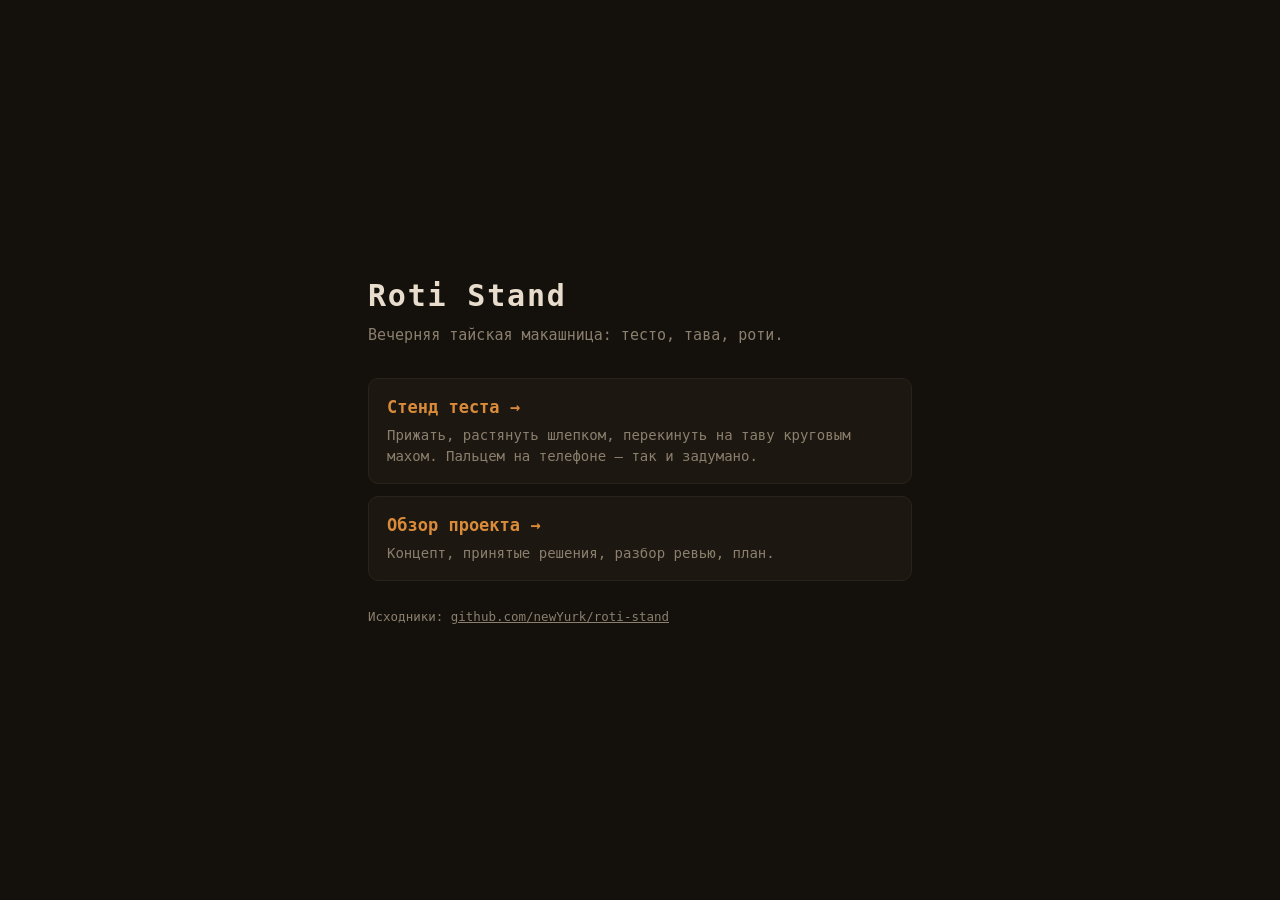
<file: index.html>
<!doctype html>
<meta charset="utf-8">
<meta name="viewport" content="width=device-width,initial-scale=1,viewport-fit=cover">
<title>Roti Stand</title>
<style>
  /* Palette taken from the stand itself (prototype/dough-closeup) so the short link
     does not look like a stranger's page standing in front of the game. */
  :root{ --bg:#14100c; --ink:#e8ddcc; --dim:#8b7f6e; --line:#2a231b; --hot:#d98b3a; }
  *{ box-sizing:border-box }
  html{ background:var(--bg) }
  body{ margin:0; color:var(--ink);
    font:16px/1.5 ui-monospace,SFMono-Regular,Menlo,monospace;
    -webkit-text-size-adjust:100%;
    /* dvh, а не vh: на телефоне панели браузера съезжают, и vh даёт скачок */
    min-height:100dvh; display:flex; align-items:center; justify-content:center;
    padding:max(24px,env(safe-area-inset-top)) 20px max(24px,env(safe-area-inset-bottom)); }
  @supports not (height:100dvh){ body{ min-height:100vh } }
  main{ width:100%; max-width:34rem }
  h1{ font-size:clamp(22px,5.4vw,30px); letter-spacing:.06em; margin:0 0 .2em; font-weight:600 }
  .sub{ color:var(--dim); margin:0 0 2rem; font-size:clamp(13px,3.2vw,15px) }
  a.card{ display:block; text-decoration:none; color:inherit;
    border:1px solid var(--line); border-radius:10px; padding:16px 18px; margin-bottom:12px;
    background:#1c1710; transition:border-color .15s ease, background .15s ease }
  a.card:hover, a.card:focus-visible{ border-color:var(--hot); background:#221a12 }
  a.card:focus-visible{ outline:2px solid var(--hot); outline-offset:2px }
  .card b{ color:var(--hot); font-weight:600; display:block; margin-bottom:.25em;
    font-size:clamp(15px,3.6vw,17px) }
  .card span{ color:var(--dim); font-size:clamp(12.5px,3vw,14px); display:block }
  footer{ margin-top:1.6rem; color:var(--dim); font-size:12.5px; line-height:1.7 }
  footer a{ color:var(--dim) }
  /* Телефон в ландшафте: высоты 390 px, и страница переставала помещаться целиком.
     Сжимаем отступы, а не шрифт — читаемость важнее пары спасённых пикселей. */
  @media (max-height:460px){
    .sub{ margin-bottom:1rem }
    a.card{ padding:11px 14px; margin-bottom:8px }
    footer{ margin-top:1rem }
  }
  @media (prefers-reduced-motion:reduce){ a.card{ transition:none } }
</style>

<main>
  <h1>Roti Stand</h1>
  <p class="sub">Вечерняя тайская макашница: тесто, тава, роти.</p>

  <a class="card" href="prototype/dough-closeup/">
    <b>Стенд теста &rarr;</b>
    <span>Прижать, растянуть шлепком, перекинуть на таву круговым махом.
      Пальцем на телефоне — так и задумано.</span>
  </a>

  <a class="card" href="docs/overview.html">
    <b>Обзор проекта &rarr;</b>
    <span>Концепт, принятые решения, разбор ревью, план.</span>
  </a>

  <footer>
    Исходники: <a href="https://github.com/newYurk/roti-stand">github.com/newYurk/roti-stand</a>
  </footer>
</main>
</file>
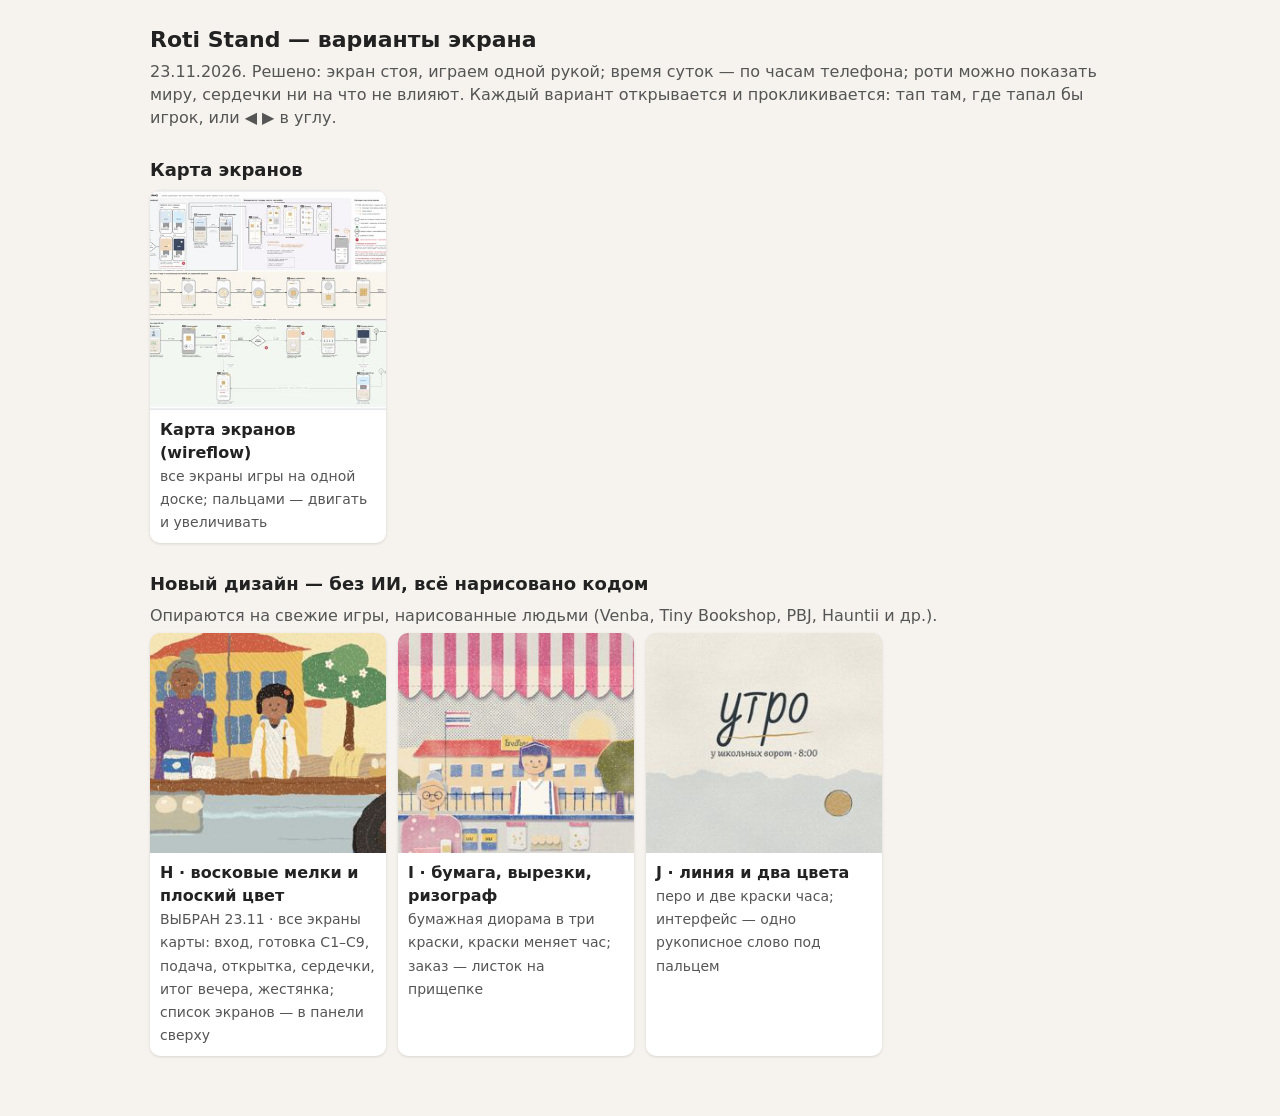
<file: mockups/ui/index.html>
<!DOCTYPE html>
<html lang="ru">
<head>
<meta charset="utf-8">
<meta name="viewport" content="width=device-width, initial-scale=1, viewport-fit=cover">
<title>Roti Stand — варианты экрана</title>
<style>
  body { margin: 0; font: 16px/1.45 -apple-system, system-ui, sans-serif; background: #f6f3ee; color: #222; }
  main { max-width: 980px; margin: 0 auto; padding: 18px 14px 60px; }
  h1 { font-size: 22px; margin: 6px 0 4px; }
  h2 { font-size: 18px; margin: 28px 0 6px; }
  p.lead { margin: 0 0 6px; color: #555; }
  .grid { display: grid; grid-template-columns: repeat(auto-fill, minmax(220px, 1fr)); gap: 12px; }
  a.card { display: block; background: #fff; border-radius: 10px; overflow: hidden; color: inherit; text-decoration: none;
           box-shadow: 0 1px 3px rgba(0,0,0,.12); }
  a.card img { display: block; width: 100%; height: 220px; object-fit: cover; object-position: top; background: #ddd; }
  a.card div { padding: 8px 10px 10px; }
  a.card b { display: block; }
  a.card span { font-size: 14px; color: #555; }
  .wait img { opacity: .35; }
</style>
</head>
<body>
<main>
<h1>Roti Stand — варианты экрана</h1>
<p class="lead">23.11.2026. Решено: экран стоя, играем одной рукой; время суток — по часам телефона; роти можно показать миру, сердечки ни на что не влияют. Каждый вариант открывается и прокликивается: тап там, где тапал бы игрок, или ◀ ▶ в углу.</p>

<h2>Карта экранов</h2>
<div class="grid" id="map"></div>

<h2>Новый дизайн — без ИИ, всё нарисовано кодом</h2>
<p class="lead">Опираются на свежие игры, нарисованные людьми (Venba, Tiny Bookshop, PBJ, Hauntii и др.).</p>
<div class="grid" id="fresh"></div>

</main>
<script>
const V = {
  map: [["K", "Карта экранов (wireflow)", "все экраны игры на одной доске; пальцами — двигать и увеличивать"]],
  fresh: [
    ["H", "H · восковые мелки и плоский цвет", "ВЫБРАН 23.11 · все экраны карты: вход, готовка C1–C9, подача, открытка, сердечки, итог вечера, жестянка; список экранов — в панели сверху"],
    ["I", "I · бумага, вырезки, ризограф", "бумажная диорама в три краски, краски меняет час; заказ — листок на прищепке"],
    ["J", "J · линия и два цвета", "перо и две краски часа; интерфейс — одно рукописное слово под пальцем"],
  ],
};
for (const [id, list] of Object.entries(V)) {
  const box = document.getElementById(id);
  for (const [k, title, note] of list) {
    const a = document.createElement("a");
    a.className = "card" + (note === "готовится" ? " wait" : "");
    a.href = k + "/";
    a.innerHTML = `<img src="thumbs/${k}.jpg" alt="" loading="lazy"><div><b>${title}</b><span>${note}</span></div>`;
    box.appendChild(a);
  }
}
</script>
</body>
</html>
</file>
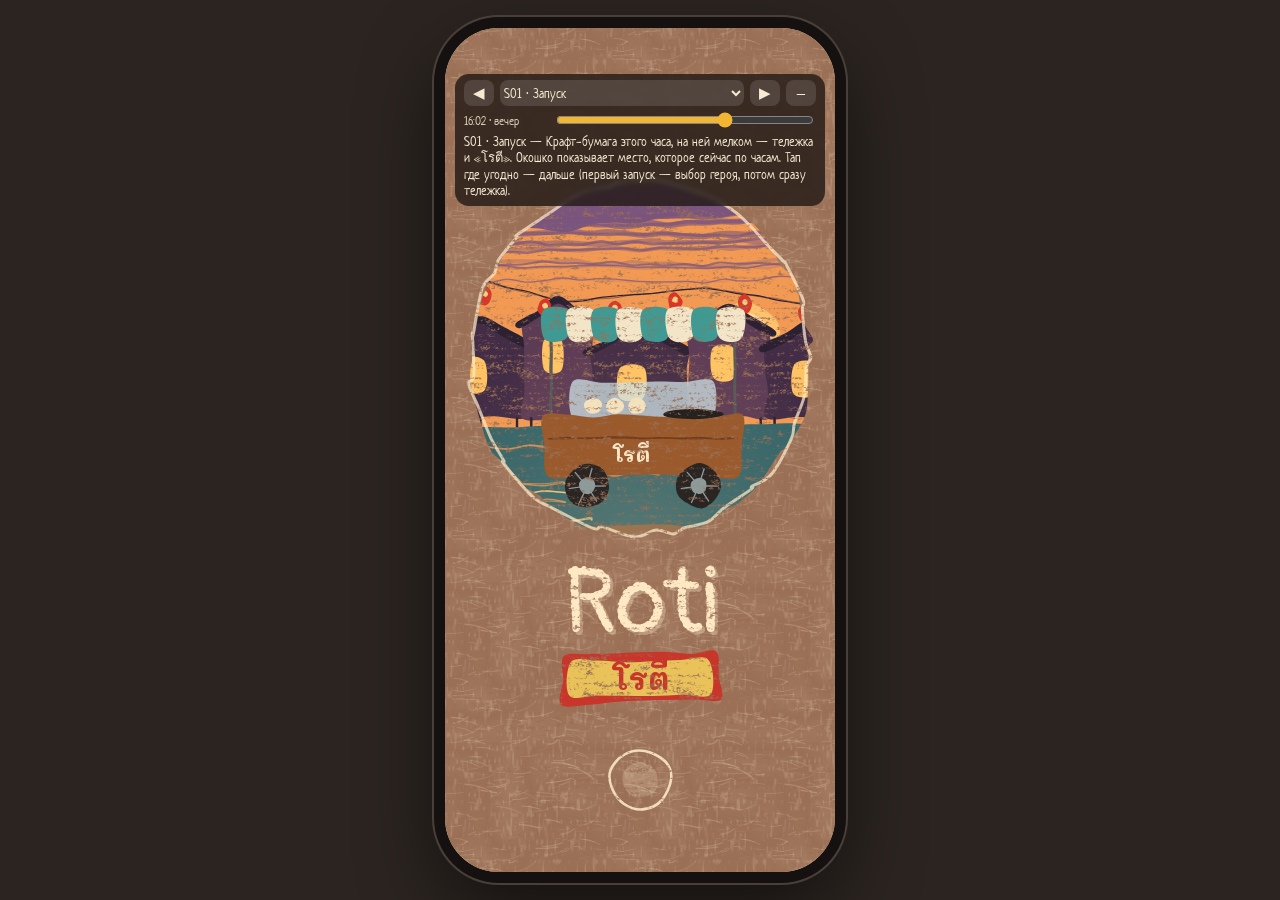
<file: mockups/ui/H/index.html>
<!doctype html>
<html lang="ru">
<head>
<meta charset="utf-8">
<meta name="viewport" content="width=device-width,initial-scale=1,viewport-fit=cover,user-scalable=no">
<title>Roti · H · восковые мелки на крафт-бумаге · все экраны</title>
<link rel="preconnect" href="https://fonts.googleapis.com">
<link href="https://fonts.googleapis.com/css2?family=Neucha&family=Pangolin&family=Mali:wght@600;700&display=swap" rel="stylesheet">
<style>
html,body{margin:0;height:100%;background:#2b2420;overflow:hidden}
body{display:flex;align-items:center;justify-content:center;font-family:Pangolin,Neucha,sans-serif}
#phone{position:relative;width:390px;height:844px;border-radius:54px;overflow:hidden;background:#e8cf9f;
  box-shadow:0 0 0 11px #141110,0 0 0 13px #4a3f38,0 30px 80px rgba(0,0,0,.6)}
@media (max-width:500px){#phone{width:100vw;height:100vh;border-radius:0;box-shadow:none}}
svg.scr{position:absolute;inset:0;width:100%;height:100%;display:block;touch-action:manipulation}
#fade{pointer-events:none;transition:opacity 1.6s ease-in-out}
.hit{cursor:pointer}
#rev{position:absolute;left:10px;right:10px;top:46px;z-index:5;background:rgba(32,24,20,.8);color:#f6ead2;
  border-radius:14px;padding:6px 9px 7px;font:13px/1.25 Neucha,sans-serif;backdrop-filter:blur(2px)}
#rev .row{display:flex;align-items:center;gap:6px}
#rev button{all:unset;cursor:pointer;width:30px;height:26px;border-radius:8px;background:rgba(255,255,255,.12);text-align:center;font:15px/26px sans-serif}
#rev select{flex:1;min-width:0;background:rgba(255,255,255,.12);color:#f6ead2;border:0;border-radius:8px;height:26px;font:13px Neucha,sans-serif}
#rev select option,#rev select optgroup{color:#222}
#rev input{flex:1;accent-color:#f2b632}
#cap{margin-top:4px;min-height:30px}
#rev .lbl{min-width:84px;font-size:12px;opacity:.85}
#rev.min #cap,#rev.min .r2{display:none}
body.clean #rev{display:none}
/* motion: pop = new thing arrives, settle = it lands; durations in STYLE.md */
@keyframes pop{0%{transform:scale(.6) rotate(-6deg);opacity:0}60%{transform:scale(1.06) rotate(1deg);opacity:1}100%{transform:scale(1) rotate(0)}}
.pop{animation:pop .32s cubic-bezier(.3,1.4,.5,1) both;transform-box:fill-box;transform-origin:50% 60%}
@keyframes settle{0%{transform:translateY(-14px)}70%{transform:translateY(2px)}100%{transform:translateY(0)}}
.settle{animation:settle .42s cubic-bezier(.2,.8,.3,1) both}
@keyframes drift{0%{transform:translate(var(--dx),var(--dy)) scale(.4) rotate(var(--r));opacity:0}25%{opacity:1}100%{transform:translate(0,0) scale(1) rotate(0deg);opacity:1}}
.heart{animation:drift 3.4s cubic-bezier(.2,.7,.3,1) both}
@keyframes shimmer{0%,100%{opacity:.25}50%{opacity:.7}}
.steam{animation:shimmer 2.6s ease-in-out infinite}
@keyframes bob{0%,100%{transform:translateY(0)}50%{transform:translateY(-2px)}}
.bob{animation:bob 3s ease-in-out infinite}
@keyframes breathe{0%,100%{opacity:.35}50%{opacity:.95}}
.ring{animation:breathe 1.8s ease-in-out infinite}
@media (prefers-reduced-motion:reduce){.pop,.settle,.heart,.steam,.bob,.ring{animation:none}}
</style>
</head>
<body>
<div id="phone">
  <svg id="g" class="scr" viewBox="0 0 390 844" xmlns="http://www.w3.org/2000/svg"></svg>
  <svg id="fade" class="scr" viewBox="0 0 390 844" xmlns="http://www.w3.org/2000/svg" style="opacity:0"></svg>
  <div id="rev">
    <div class="row">
      <button id="pv" aria-label="назад">◀</button><select id="sel" aria-label="экран"></select><button id="nx" aria-label="вперёд">▶</button><button id="mn" aria-label="свернуть">–</button>
    </div>
    <div class="row r2" style="margin-top:4px">
      <span class="lbl" id="hl">07:40 · утро</span>
      <input id="hr" type="range" min="0" max="23.99" step="0.25" aria-label="час">
    </div>
    <div id="cap"></div>
  </div>
</div>
<script>
'use strict';window.onerror=(m,u,l)=>{window.__err=m+' @'+l};
const T0=performance.now();
const W=390,H=844, NS='http://www.w3.org/2000/svg';
const svg=document.getElementById('g');
const q=new URLSearchParams(location.search);
if(q.has('clean'))document.body.classList.add('clean');
const now=new Date();

/* ---------- crayon geometry ---------- */
function R(s){return()=>{s|=0;s=s+0x6D2B79F5|0;let t=Math.imul(s^s>>>15,1|s);t=t+Math.imul(t^t>>>7,61|t)^t;return((t^t>>>14)>>>0)/4294967296}}
let rnd=R(1);const seed=s=>rnd=R(s);const J=a=>(rnd()*2-1)*a;
const f=p=>p[0].toFixed(1)+','+p[1].toFixed(1);
function curve(pts,closed=true){const n=pts.length,P=i=>pts[closed?(i+n)%n:Math.max(0,Math.min(n-1,i))];
  let d='M'+f(pts[0]);const last=closed?n:n-1;
  for(let i=0;i<last;i++){const a=P(i-1),b=P(i),c=P(i+1),e=P(i+2);
    d+='C'+f([b[0]+(c[0]-a[0])/6,b[1]+(c[1]-a[1])/6])+' '+f([c[0]-(e[0]-b[0])/6,c[1]-(e[1]-b[1])/6])+' '+f(c);}
  return d+(closed?'Z':'');}
// wobbly polygon: corners kept, edges subdivided and jittered
function wp(pts,a=1.6,step=26){const out=[];const n=pts.length;
  for(let i=0;i<n;i++){const p=pts[i],q2=pts[(i+1)%n];const L=Math.hypot(q2[0]-p[0],q2[1]-p[1]);const k=Math.max(1,Math.round(L/step));
    for(let j=0;j<k;j++){const t=j/k;out.push([p[0]+(q2[0]-p[0])*t+J(j?a:a*.5),p[1]+(q2[1]-p[1])*t+J(j?a:a*.5)]);}}
  return curve(out);}
function wb(cx,cy,rx,ry,a=1.5,n=0,rot=0){n=n||Math.max(9,Math.round((rx+ry)/7));const c=Math.cos(rot),s=Math.sin(rot),pts=[];
  for(let i=0;i<n;i++){const t=i/n*Math.PI*2+J(.08);const k=1+J(a/Math.max(rx,ry));const x=Math.cos(t)*rx*k,y=Math.sin(t)*ry*k;pts.push([cx+x*c-y*s,cy+x*s+y*c]);}
  return curve(pts);}
function wl(pts,a=1.2,step=18){const out=[];for(let i=0;i<pts.length-1;i++){const p=pts[i],q2=pts[i+1];const k=Math.max(1,Math.round(Math.hypot(q2[0]-p[0],q2[1]-p[1])/step));
  for(let j=0;j<k;j++){const t=j/k;out.push([p[0]+(q2[0]-p[0])*t+J(a),p[1]+(q2[1]-p[1])*t+J(a)]);}}out.push(pts[pts.length-1]);return curve(out,false);}
const P=(pts,fill,a,ex='')=>`<path d="${wp(pts,a)}" fill="${fill}" ${ex}/>`;
const B=(cx,cy,rx,ry,fill,a,ex='',rot=0)=>`<path d="${wb(cx,cy,rx,ry,a,0,rot)}" fill="${fill}" ${ex}/>`;
// crayon stroke: two passes, uneven pressure
const L=(pts,col,w=2.2,a=1,ex='')=>`<path d="${wl(pts,a)}" fill="none" stroke="${col}" stroke-width="${w}" stroke-linecap="round" stroke-linejoin="round" ${ex}/>`+
  `<path d="${wl(pts.map(p=>[p[0]+J(.8),p[1]+J(.8)]),a)}" fill="none" stroke="${col}" stroke-width="${(w*.6).toFixed(1)}" stroke-linecap="round" opacity=".7" ${ex}/>`;
const OB=(cx,cy,rx,ry,col,w=2,a=1.2)=>`<path d="${wb(cx,cy,rx,ry,a)}" fill="none" stroke="${col}" stroke-width="${w}" stroke-linecap="round"/>`;
let clipN=0;
// scribble hatch inside a shape (shade the crayon way)
function hatch(d,x,y,w,h,col,gap=5,ang=-0.5,sw=1.6,op=.75){const id='c'+(clipN++);let s=`<clipPath id="${id}"><path d="${d}"/></clipPath><g clip-path="url(#${id})" opacity="${op}">`;
  const pts=[];const cx=x+w/2,cy=y+h/2,D=Math.hypot(w,h)/2+6,ca=Math.cos(ang),sa=Math.sin(ang);
  for(let t=-D,i=0;t<D;t+=gap,i++){const u=(i%2?D:-D);const px=cx+ca*u-sa*t+J(1.5),py=cy+sa*u+ca*t+J(1.5);pts.push([px,py]);}
  s+=`<path d="${curve(pts,false)}" fill="none" stroke="${col}" stroke-width="${sw}" stroke-linejoin="round"/></g>`;return s;}
const T=(x,y,txt,sz,col,fam='Neucha',ex='')=>`<text x="${x}" y="${y}" font-family="${fam}" font-size="${sz}" fill="${col}" ${ex}>${txt}</text>`;
const G=(inner,ex='')=>`<g ${ex}>${inner}</g>`;

// No live SVG filters: edge noise is in the geometry (wp/wb/wl), the crayon "tooth" and the paper are
// baked once per phase into small canvas tiles (see bake()) and laid over / under the drawing as patterns.
const WAX=s=>s, FOOD=s=>s;
// misregistration: the colour pass is printed a hair off the outline, like a second crayon pass
const MR=(d,col,dx=1.6,dy=1.1,w=1.5,op=.55)=>`<path d="${d}" transform="translate(${dx} ${dy})" fill="none" stroke="${col}" stroke-width="${w}" stroke-linejoin="round" opacity="${op}"/>`;

/* ---------- time of day: the phone's real hour picks the phase and the place ---------- */
function phase(h){h=((h%24)+24)%24;return h<5?'deep':h<11?'morning':h<16?'day':h<19.5?'evening':'night';}
const PH={
 morning:{name:'утро',where:'у школы',paper:'#e8cf9f',sky1:'#9fcfdc',sky2:'#f7e6b0',wall:'#f1c24f',wall2:'#e5a93a',acc:'#d9553b',grn:'#4f8d55',shd:'#8783b6',tint:'#fff4e0',tintOp:0,glow:0,st:'#b7c4c4',ref:'#d4e8ea',ink:'#3a2a24',chalk:'#fff6dc',fib:-1},
 day:{name:'день',where:'у причала',paper:'#edd6a8',sky1:'#cfe8e6',sky2:'#fbf3d9',wall:'#c98a52',wall2:'#9b5f36',acc:'#ee7a24',grn:'#5f9a46',shd:'#6f8fb3',water:'#4c9aa1',tint:'#fff',tintOp:0,glow:0,st:'#c3cbc8',ref:'#f4f6ee',ink:'#3a2a24',chalk:'#fff6dc',fib:-1},
 evening:{name:'вечер',where:'у канала',paper:'#9a6f55',sky1:'#7b5a8c',sky2:'#f2a35c',wall:'#5c3e5e',wall2:'#43304d',acc:'#d63a2c',grn:'#2f5e50',shd:'#563a6a',water:'#356b74',tint:'#ffc9a3',tintOp:.28,glow:.35,st:'#b4a6a6',ref:'#f2b06e',ink:'#fbe8c8',chalk:'#ffe9c4',fib:1},
 night:{name:'ночь',where:'ночной рынок',paper:'#26213a',sky1:'#1b1d42',sky2:'#353467',wall:'#c9433a',wall2:'#3e8f74',acc:'#ffd25e',grn:'#2d5c4c',shd:'#1a1a3c',tint:'#5f62a3',tintOp:.5,glow:.7,st:'#8f8fa6',ref:'#ffd25e',ink:'#f3e6c8',chalk:'#fff1c8',fib:1},
 deep:{name:'глубокая ночь',where:'тележка спит',paper:'#181626',sky1:'#0d0e24',sky2:'#1f1e3d',wall:'#3a3350',wall2:'#2b3a45',acc:'#e9dfb0',grn:'#1d3a34',shd:'#0b0b1e',tint:'#3b3f7a',tintOp:.42,glow:0,st:'#6f7084',ref:'#b9b7d8',ink:'#dcd6f0',chalk:'#e9e4ff',fib:1}
};
const PHS=['morning','day','evening','night','deep'];
// constant materials
const M={ink:'#3a2a24',skin1:'#b47650',skin2:'#a1623f',skinD:'#7d4527',hair:'#221916',steel:'#b8c2c1',steel2:'#8e9b9b',steelHi:'#e4ebe8',teak:'#9b5a2c',teak2:'#6f3d1d',
  dough:'#f3e2bd',dough2:'#e6c993',gold:'#e9a53c',brown:'#b8621c',dark:'#7e3c10',banana:'#f4dc78',milk:'#fbf4e2',milkEdge:'#8a5326',awn1:'#3f9a93',awn2:'#f3e6c8',tin:'#c8352b',tin2:'#e9c25a',
  som:'#7b4d8f',som2:'#5b3570',somNote:'#7b4d8f',kraft:'#d7b27a',kraft2:'#c49a5e',heart:'#e0453a',heart2:'#f08aa0'};

/* ---------- backdrops by place ---------- */
function sky(p){let s=`<rect x="-10" y="-10" width="410" height="480" fill="${p.sky2}"/>`;
  s+=P([[-10,-10],[400,-10],[400,120+J(6)],[-10,150]],p.sky1,4);
  for(let i=0;i<9;i++){const y=118+i*9+J(3);s+=L([[-10,y+J(4)],[130+J(60),y+J(3)],[260+J(60),y+J(3)],[400,y-6+J(4)]],p.sky1,7-i*.6,2,`opacity="${(.85-i*.09).toFixed(2)}"`);}
  return s;}
function school(p){seed(11);let s=sky(p);
  // sun low left
  s+=B(70,170,30,30,'#fff1c2',2)+B(70,170,22,22,'#ffe28a',1.5);
  // frangipani tree
  s+=P([[318,440],[330,300],[336,300],[338,440]],M.teak2,2)+B(300,280,60,40,p.grn,4)+B(355,300,40,34,p.grn,3)+B(330,255,34,26,'#6aa25e',3);
  [[296,262],[318,286],[352,276],[284,300],[340,312]].forEach(([x,y])=>{for(let k=0;k<5;k++){const a=k/5*6.28;s+=B(x+Math.cos(a)*4,y+Math.sin(a)*4,3.6,2.4,'#fff7e8',.5,'',a);}s+=B(x,y,2,2,'#f5c330',.3);});
  // school building
  s+=P([[-10,250],[250,236],[262,440],[-10,440]],p.wall,2.5)+P([[-20,252],[120,196],[268,238]],p.acc,3);
  s+=hatch(wp([[-10,250],[250,236],[262,440],[-10,440]],0),-10,236,272,204,p.wall2,7,0.9,2,.55);
  for(let i=0;i<4;i++)for(let r=0;r<2;r++)s+=P([[10+i*58,276+r*72],[50+i*58,274+r*72],[51+i*58,320+r*72],[11+i*58,322+r*72]],'#5e7fa3',1.5)+L([[30+i*58,276+r*72],[31+i*58,320+r*72]],'#f7ecd2',1.6,.5);
  // flagpole + Thai flag
  s+=L([[132,440],[130,120]],'#6d6d6d',3,.6);const fl=[['#c8312c',0],['#f6efe1',6],['#2b3d7a',12],['#f6efe1',24],['#c8312c',30]];
  fl.forEach(([c,o],i)=>s+=P([[131,126+o],[176,128+o+J(1)],[176,128+o+(i==2?12:6)],[131,126+o+(i==2?12:6)]],c,.8));
  // gate posts
  s+=P([[262,330],[284,330],[284,440],[262,440]],'#e9e1cf',1.5)+P([[258,322],[288,322],[288,332],[258,332]],p.acc,1);
  // ground
  s+=P([[-10,420],[400,410],[400,470],[-10,470]],'#cfa977',2);
  s+=hatch(wp([[-10,420],[400,410],[400,470],[-10,470]],0),-10,410,410,60,p.shd,6,-.2,1.5,.5);
  return s;}
function canal(p,eve){seed(eve?21:31);let s=sky(p);
  if(eve){s+=B(300,250,34,34,'#ffcf7a',2)+B(300,250,25,25,'#ffe7a8',1.5);}
  else s+=B(320,90,26,26,'#fffbea',1.5);
  // far houses on stilts
  const hs=[[-10,90,232],[78,70,212],[146,96,240],[244,80,220],[322,90,236]];
  hs.forEach(([x,w,top],i)=>{s+=P([[x,top+20],[x+w/2,top],[x+w,top+20],[x+w,330],[x,330]],i%2?p.wall:p.wall2,2.2);
    s+=P([[x-6,top+22],[x+w/2,top-4],[x+w+6,top+22],[x+w+2,top+28],[x+w/2,top+4],[x-2,top+28]],eve?'#2c2238':'#7b3f26',1.5);
    s+=P([[x+w*.3,top+40],[x+w*.55,top+40],[x+w*.55,top+70],[x+w*.3,top+70]],eve?'#ffcf6e':'#3a2d2a',1.2);
    for(let k=0;k<3;k++)s+=L([[x+8+k*(w-16)/2,330],[x+8+k*(w-16)/2,352]],eve?'#2c2238':M.teak2,2.4,.6);});
  // water
  s+=P([[-10,340],[400,336],[400,470],[-10,470]],p.water,2);
  for(let i=0;i<14;i++){const y=350+i*9,x=J(140)+180;s+=L([[x-30-J(20),y],[x-10,y+2],[x+10,y-1],[x+30+J(20),y+1]],eve?(i%3?'#f2a35c':'#ffd889'):'#e9f4f0',1.6,.8,'opacity=".75"');}
  if(eve){// lanterns string
    s+=L([[-10,180],[120,214],[260,200],[400,222]],'#2c2238',1.2,1);[[40,198],[100,210],[170,212],[230,204],[300,206],[360,216]].forEach(([x,y])=>s+=B(x,y+10,7,9,p.acc,1)+B(x,y+8,3,3,'#ffd889',.5));}
  else {// longtail boat
    s+=P([[90,400],[240,396],[262,384],[250,408],[100,414]],'#7b3f26',1.5)+P([[150,394],[190,393],[192,380],[152,382]],'#2f7fb0',1);}
  s+=P([[-10,440],[400,436],[400,470],[-10,470]],'#8a6a4c',1.5);
  return s;}
function market(p){seed(41);let s=sky(p);
  for(let i=0;i<20;i++)s+=B(J(195)+195,J(70)+90,1.2,1.2,'#f6ecd0',.2);
  // stalls tarps
  [[-20,150,p.wall],[120,140,p.wall2],[250,170,'#d98a2f']].forEach(([x,w,c],i)=>{const t=250+i*8;
    s+=P([[x,t],[x+w,t-6],[x+w+10,t+30],[x-8,t+34]],c,2);for(let k=0;k<5;k++)s+=P([[x+k*w/5,t-k*1.2],[x+(k+.5)*w/5,t-1-k],[x+(k+.5)*w/5+2,t+32-k],[x+k*w/5+2,t+33-k]],'#f3e6c8',1,'opacity=".8"');
    s+=P([[x+4,t+34],[x+w,t+30],[x+w,440],[x+4,440]],'#2a2647',1.5);
    s+=B(x+w*.5,t+80,w*.36,24,'#ffcf6e',3,'opacity=".55"');});
  // crowd silhouettes
  for(let i=0;i<9;i++){const x=i*48+J(10),y=372+J(10);s+=B(x,y,10,12,'#14142e',1.5)+P([[x-16,y+12],[x+16,y+12],[x+20,y+80],[x-20,y+80]],'#14142e',2);}
  // string bulbs
  s+=L([[-10,206],[195,236],[400,200]],'#0e0e22',1.3,1);for(let i=0;i<11;i++){const x=i*38+8,y=206+Math.sin(i/10*3.14)*28;s+=B(x,y+6,9,9,'#ffd25e',1,'opacity=".35"')+B(x,y+6,4,5,'#fff1b0',.6);}
  s+=P([[-10,440],[400,436],[400,470],[-10,470]],'#3a3352',1.5);
  return s;}


/* ---------- people: faces that act (no words), hands that show ---------- */
// mood: calm | joy | warm | wow | invite | sad | sleep ; o.look=[dx,dy] (-1..1) gaze ; o.age adds laugh lines
function face(x,y,s,mood='calm',o={}){let r='';const e=s*.3,ey=y-s*.05,lk=o.look||[0,0],lx=lk[0]*s*.07,ly=lk[1]*s*.05,ink=M.ink,my=y+s*.3;
  const up=mood=='wow'?-s*.15:mood=='invite'?-s*.09:mood=='sleep'?s*.02:-s*.03;
  [-1,1].forEach(k=>{const bx=x+k*e,by=ey-s*.27+up+(mood=='invite'&&k>0?-s*.06:0),sad=mood=='sad'?3:0,warm=(mood=='warm'||mood=='joy')?-1:0;
    r+=L([[bx-k*5,by+1-sad],[bx,by-1.6+warm],[bx+k*5.5,by+1.6+sad*.4]],o.brow||'#4a3a32',1.7,.25);});
  [-1,1].forEach(k=>{const ex=x+k*e;
    if(mood=='joy'||mood=='warm')r+=L([[ex-4.2,ey+1.6],[ex,ey-2.6],[ex+4.2,ey+1.6]],ink,2.1,.2);
    else if(mood=='sleep')r+=L([[ex-4,ey],[ex,ey+2],[ex+4,ey]],ink,1.8,.2);
    else{const big=mood=='wow'?1.25:1;r+=B(ex+lx,ey+ly,2.1*big,2.7*big,ink,.15)+B(ex+lx+.8,ey+ly-.9,.7,.7,'#fff',.05);}
    if(o.age){r+=L([[ex+k*6.5,ey-1.5],[ex+k*9.5,ey-3.5]],M.skinD,1.1,.2,'opacity=".7"')+L([[ex+k*6.5,ey+1.5],[ex+k*9.5,ey+2.8]],M.skinD,1.1,.2,'opacity=".7"');}});
  const bl=(mood=='joy'||mood=='warm')?.7:.5;
  r+=B(x-e-4,y+s*.2,4.4,2.6,'#e2735f',.5,`opacity="${bl}"`)+B(x+e+4,y+s*.2,4.4,2.6,'#e2735f',.5,`opacity="${bl}"`);
  if(mood=='joy')r+=P([[x-7.5,my-2.2],[x+7.5,my-2.2],[x+4.5,my+5.5],[x-4.5,my+5.5]],'#6e2620',.5)+B(x,my+3.6,3.2,1.6,'#e8907e',.3);
  else if(mood=='warm')r+=L([[x-7.5,my-2.4],[x-3,my+2.4],[x+3,my+2.4],[x+7.5,my-2.4]],ink,1.9,.25);
  else if(mood=='wow')r+=B(x,my+1.5,3.1,4,'#5a2420',.3);
  else if(mood=='invite')r+=L([[x-6.5,my],[x-1,my+2.6],[x+5,my+1.2],[x+8,my-2.6]],ink,1.9,.25);
  else if(mood=='sad')r+=L([[x-4.5,my+2],[x,my-.4],[x+4.5,my+2]],ink,1.7,.2);
  else if(mood=='sleep')r+=B(x,my+1,1.8,2,'#5a2420',.2);
  else r+=L([[x-4.5,my-1],[x+.5,my+1.4],[x+4.5,my-.8]],ink,1.7,.25);
  if(o.age)r+=L([[x-10,my-7],[x-11.5,my-1],[x-9.5,my+3]],M.skinD,1.1,.3,'opacity=".55"')+L([[x+10,my-7],[x+11.5,my-1],[x+9.5,my+3]],M.skinD,1.1,.3,'opacity=".55"');
  return r;}
// hand: palm at x,y, fingers toward angle ang (rad). pose: open | flat | point | cup
function hand(x,y,ang,pose='open',sk=M.skin2,sc=1,bracelet=0){seed(233);const dk=M.skinD;let f='';
  const fin=(pts,w)=>{const d=wl(pts,.25,6);return `<path d="${d}" stroke="${dk}" stroke-width="${w+2.4}" stroke-linecap="round" fill="none"/><path d="${d}" stroke="${sk}" stroke-width="${w}" stroke-linecap="round" fill="none"/>`;};
  const spec={open:[[-.42,13],[-.14,16],[.14,15],[.42,11.5]],flat:[[-.05,14],[0,16.5],[.03,15.5],[.06,12.5]],point:[[0,6],[0,19],[.3,5],[.5,4]],cup:[[-.6,10],[-.3,12],[0,11],[.3,9]]}[pose];
  spec.forEach(([a,l],i)=>{const bx=8,by=-6.5+i*4.4;f+=fin([[bx,by],[bx+Math.cos(a)*l*.55,by+Math.sin(a)*l*.55],[bx+Math.cos(a)*l,by+Math.sin(a)*l+(pose=='cup'?-3:0)]],5.6);});
  f+=fin(pose=='flat'?[[-2,-9],[6,-12],[13,-12]]:[[-2,-8],[2,-16],[5,-22]],5.8);
  f+=B(0,0,12,10.8,dk,.8)+B(0,0,10.6,9.4,sk,.8)+(pose=='open'||pose=='cup'?B(1.5,1,6,4.5,'#c98a64',.6,'opacity=".55"'):'');
  if(bracelet)f+=OB(-12,0,3.6,9.5,'#dfe5e8',2.8,.4)+L([[-14,-5],[-13,4]],'#9aa6ac',1.1,.3);
  return `<g transform="translate(${x.toFixed(1)} ${y.toFixed(1)}) rotate(${(ang*180/Math.PI).toFixed(1)}) scale(${sc})">${f}</g>`;}
// arm from shoulder to hand; returns [svg, angle at wrist]
function arm(sx,sy,hx,hy,sleeve,sk,bend=1,w=17){const mx=(sx+hx)/2,my=(sy+hy)/2,dx=hx-sx,dy=hy-sy,l=Math.hypot(dx,dy)||1;
  const ex=mx-dy/l*16*bend,ey=my+dx/l*16*bend,wx=ex+(hx-ex)*.5,wy=ey+(hy-ey)*.5;
  return [`<path d="${wl([[sx,sy],[ex,ey],[wx,wy]],.8)}" stroke="${sleeve}" stroke-width="${w}" stroke-linecap="round" stroke-linejoin="round" fill="none"/>`+
    `<path d="${wl([[wx-(hx-ex)*.12,wy-(hy-ey)*.12],[hx-(hx-ex)*.18,hy-(hy-ey)*.18]],.5)}" stroke="${sk}" stroke-width="${(w*.62).toFixed(1)}" stroke-linecap="round" fill="none"/>`,Math.atan2(hy-ey,hx-ex)];}
// Aunt Som: sixties, round face, grey bun with a wooden pin, gold hoops, purple flowered blouse, silver bracelet.
// She shows, never tells: gest = rest | palm (offers / "this one") | press | cheer | cover | wave ; o.at=[x,y] where the hand goes
function som(x,y,mood='warm',gest='rest',o={}){seed(91);let r='';const sk=M.skin2;
  const body=[[x-46,y+82],[x-32,y+36],[x+32,y+36],[x+48,y+82],[x+50,y+176],[x-50,y+176]];
  r+=P(body,M.som,2.2)+hatch(wp([[x+12,y+40],[x+32,y+36],[x+48,y+82],[x+50,y+176],[x+16,y+176]],0),x+10,y+36,42,140,M.som2,6,1.1,1.5,.55);
  for(let i=0;i<9;i++){const fx=x-34+(i%3)*30+J(5),fy=y+64+Math.floor(i/3)*32+J(5);for(let k=0;k<4;k++){const a=k*1.57+.4;r+=B(fx+Math.cos(a)*3,fy+Math.sin(a)*3,2.6,1.8,'#e9a2c0',.4,'',a);}r+=B(fx,fy,1.4,1.4,'#f7d04e',.2);}
  r+=P([[x-13,y+36],[x,y+54],[x+13,y+36]],sk,.8);
  r+=P([[x-9,y+18],[x+9,y+18],[x+10,y+38],[x-10,y+38]],sk,1);
  r+=B(x-26,y+6,4,6.5,sk,.6)+B(x+26,y+6,4,6.5,sk,.6);
  const hd=wb(x,y+3,26.5,28.5,1.4);r+=`<path d="${hd}" fill="${sk}"/>`+MR(hd,M.skinD,1.4,1,1.3,.5);
  // hair: grey, swept back, one dark streak, bun with a wooden pin
  r+=B(x+4,y-38,14,11.5,'#9a958f',1)+L([[x-6,y-48],[x+24,y-30]],'#b07a3c',2.6,.3)+B(x-6,y-48,2,2,'#7a4f22',.2);
  r+=P([[x-28,y+8],[x-27,y-16],[x-10,y-30],[x+16,y-30],[x+28,y-14],[x+28,y+6],[x+19,y-8],[x+4,y-14],[x-14,y-12],[x-22,y+2]],'#9a958f',1.3);
  r+=L([[x-20,y-12],[x-6,y-24],[x+12,y-24]],'#5b5651',1.4,.6)+L([[x-14,y-18],[x+2,y-26]],'#c9c4bc',1.2,.6);
  r+=OB(x-26,y+18,4.5,6,'#e0b43a',2.2,.4)+OB(x+26,y+18,4.5,6,'#e0b43a',2.2,.4);
  r+=face(x,y+8,27,mood,{age:1,look:o.look,brow:'#6b655e'});
  const sl=M.som2,L0=[x-40,y+58],R0=[x+40,y+58];
  if(gest=='rest'){r+=`<path d="${wl([[x-40,y+60],[x-30,y+120],[x+20,y+136]],1)}" stroke="${sl}" stroke-width="17" stroke-linecap="round" fill="none"/>`+`<path d="${wl([[x+42,y+60],[x+34,y+118],[x-10,y+128]],1)}" stroke="${sl}" stroke-width="17" stroke-linecap="round" fill="none"/>`;
    r+=B(x+26,y+136,10,7,sk,1)+B(x-16,y+128,10,7,sk,1)+OB(x+16,y+135,4,8,'#dfe5e8',2.6,.6);}
  else{const at=o.at||[x+90,y+150];
    // the other arm stays folded at the waist (except when both hands clap)
    if(gest!='cheer')r+=`<path d="${wl([[x-40,y+60],[x-30,y+120],[x+10,y+134]],1)}" stroke="${sl}" stroke-width="17" stroke-linecap="round" fill="none"/>`+B(x+14,y+134,10,7,sk,1);
    if(gest=='cheer'){const [a1]=arm(L0[0],L0[1],x-20,y+44,sl,sk,-1);const [a2]=arm(R0[0],R0[1],x+20,y+44,sl,sk,1);
      r+=a1+a2+hand(x-16,y+44,-1.75,'flat',sk,.9)+hand(x+16,y+44,-1.39,'flat',sk,.9,1);}
    else{const [a,ang]=arm(R0[0],R0[1],at[0],at[1],sl,sk,gest=='wave'?-1:1);r+=a;
      const pose=gest=='palm'?'open':gest=='press'?'flat':gest=='cover'?'cup':gest=='point'?'point':'open';
      r+=hand(at[0],at[1],gest=='wave'?-1.4:ang,pose,sk,1.05,1);
      if(gest=='wave')r+=L([[at[0]+20,at[1]-26],[at[0]+28,at[1]-12],[at[0]+26,at[1]+4]],'#fff6dc',2,.4,'opacity=".8"')+L([[at[0]-22,at[1]-26],[at[0]-30,at[1]-12]],'#fff6dc',2,.4,'opacity=".8"');
      if(gest=='press')r+=L([[at[0]-10,at[1]+22],[at[0]+10,at[1]+22]],'#fff6dc',2.2,.4)+L([[at[0]-6,at[1]+30],[at[0]+6,at[1]+30]],'#fff6dc',2,.4);}}
  return r;}
// the hero: grandchild of Mali, brother or sister, back from Bangkok; teal apron the colour of the awning
function hero(x,y,who,mood='calm',o={}){seed(who=='sister'?63:67);let r='';const sk=M.skin1,sis=who=='sister';
  const torso=[[x-46,y+86],[x-34,y+38],[x+34,y+38],[x+46,y+86],[x+48,y+176],[x-48,y+176]];
  if(sis)r+=`<path d="${wl([[x+22,y-34],[x+46,y-22],[x+44,y+8],[x+36,y+30]],1)}" stroke="${M.hair}" stroke-width="13" stroke-linecap="round" fill="none"/>`;
  r+=P(torso,sis?'#f0b432':'#f4f1ea',2.2)+hatch(wp([[x+14,y+40],[x+34,y+38],[x+46,y+86],[x+48,y+176],[x+18,y+176]],0),x+12,y+36,40,142,sis?'#c98a2c':'#c9c6d8',6,1.1,1.4,.55);
  r+=P([[x-22,y+56],[x+22,y+56],[x+26,y+88],[x+34,y+176],[x-34,y+176],[x-26,y+88]],M.awn1,1.6)+L([[x-22,y+57],[x-12,y+38]],M.awn1,4,.4)+L([[x+22,y+57],[x+12,y+38]],M.awn1,4,.4);
  r+=P([[x+4,y+104],[x+22,y+104],[x+22,y+124],[x+4,y+124]],'#2f7a74',.8)+L([[x+9,y+110],[x+12,y+96]],'#d9553b',2.4,.3);
  r+=P([[x-8,y+18],[x+8,y+18],[x+9,y+38],[x-9,y+38]],M.skin2,1);
  const hd=wb(x,y,25,28,1.4);r+=`<path d="${hd}" fill="${sk}"/>`+MR(hd,M.skinD,1.3,1,1.2,.45);
  if(sis){r+=P([[x-28,y+16],[x-29,y-12],[x-12,y-30],[x+14,y-31],[x+29,y-12],[x+28,y+4],[x+18,y-10],[x+4,y-6],[x-8,y-14],[x-18,y-4],[x-20,y+16]],M.hair,1.4);
    r+=B(x+20,y-32,5,5,'#d9553b',.4)+B(x-24,y+16,2,2,'#e9c25a',.2)+B(x+24,y+16,2,2,'#e9c25a',.2);}
  else{r+=P([[x-26,y+2],[x-26,y-18],[x-12,y-32],[x+6,y-34],[x+24,y-26],[x+28,y-6],[x+24,y+2],[x+18,y-12],[x+6,y-14],[x-6,y-10],[x-18,y-14],[x-20,y+2]],M.hair,1.4);
    for(let i=0;i<4;i++)r+=L([[x-18+i*11,y-30],[x-14+i*11,y-38]],M.hair,3,.4);
    for(let i=0;i<5;i++)r+=P([[x-44+i*7,y+40+i*2],[x-38+i*7,y+38+i*2],[x-30+i*7,y+70],[x-36+i*7,y+72]],i%2?'#f6efe1':'#e8513c',.6);}
  r+=face(x,y+5,26,mood,{look:o.look});
  return r;}
// round portrait sticker of a guest (or Som) for the notebook, the card and the evening summary
const HEADDY={morning:44};
function mini(ph,cx,cy,r,mood='calm',kind){const k=r/34,id='mn'+(clipN++),fy=kind=='som'?0:(HEADDY[ph]||0);
  const inner=kind=='som'?som(0,0,mood,'rest'):kind=='sister'||kind=='brother'?hero(0,0,kind,mood):guest(ph,0,0,mood);
  return `<clipPath id="${id}"><path d="${wb(cx,cy,r,r,1)}"/></clipPath>`+B(cx+1.5,cy+1.5,r+2.5,r+2.5,'#3a2a24',1,'opacity=".7"')+
    `<g clip-path="url(#${id})">${B(cx,cy,r+1,r+1,kind=='som'?'#e7d3ea':'#f3e6c8',1)}<g transform="translate(${cx} ${cy+r*.18}) scale(${k.toFixed(3)}) translate(0 ${-fy})">${inner}</g></g>`;}
// what a guest leaves in return (no money): phase-specific
function gift(ph,x,y){seed(911);let o='';
  if(ph=='morning'){const d=wp([[x-34,y-26],[x+32,y-30],[x+36,y+26],[x-30,y+30]],1.2);o+=`<path d="${d}" fill="#fbf7ee"/>`+MR(d,'#9aa6b8');
    o+=B(x-18,y-12,8,8,'#f4c430',1)+L([[x-4,y+16],[x+4,y+2],[x+12,y+16]],'#d9553b',2.4,.6)+B(x+4,y-4,4,4,'#d9553b',.5)+P([[x+16,y+4],[x+28,y+3],[x+28,y+15],[x+16,y+16]],M.gold,.8)+L([[x-30,y+22],[x+32,y+20]],'#4f8d55',2.6,1);}
  else if(ph=='day'){o+=B(x,y,26,17,'#f2b23a',1.6,'',-.3)+B(x+8,y+4,14,9,'#e9703a',2,'opacity=".6"',-.3)+B(x-10,y-6,8,4,'#fff3c0',1,'opacity=".7"',-.3)+P([[x-24,y-10],[x-36,y-22],[x-22,y-20]],'#4f8d55',1);}
  else if(ph=='evening'){for(let k=0;k<2;k++){const fx=x-14+k*26,fy=y+4+k*4;o+=B(fx,fy,8,20,'#c9a46a',1.2)+P([[fx-7,fy+18],[fx+7,fy+18],[fx,fy+28]],'#a98450',.6)+B(fx,fy-12,1.6,1.6,M.ink,.2)+L([[fx-5,fy-2],[fx+5,fy-2]],'#8a6a3c',1.2,.3)+L([[fx-5,fy+6],[fx+5,fy+6]],'#8a6a3c',1.2,.3);}
    o+=L([[x-24,y-24],[x,y-34],[x+24,y-22]],'#7a5a3a',1.6,.6);}
  else{for(let i=0;i<14;i++){const a=Math.PI*(.05+i/13*.9),bx=x+Math.cos(a)*34,by=y-12+Math.sin(a)*26;o+=B(bx,by,4.2,5.2,'#fbfaf2',.6)+B(bx,by+1,1.6,1.6,'#e9e6cf',.2);}
    o+=B(x,y+16,7,7,'#d9553b',.8)+L([[x-3,y+22],[x-5,y+44]],'#e9c25a',2.4,.6)+L([[x+3,y+22],[x+5,y+44]],'#4f8d55',2.4,.6);}
  return o;}

function arms(x,y,sl,skin,w=40){let o='';[-1,1].forEach(k=>{o+=`<path d="${wl([[x+k*(w-6),y+40],[x+k*(w+4),y+90],[x+k*(w-4),y+146]],1)}" stroke="${sl}" stroke-width="15" stroke-linecap="round" fill="none"/>`;
  o+=`<path d="${wl([[x+k*(w+2),y+108],[x+k*(w-4),y+146]],1)}" stroke="${skin}" stroke-width="11" stroke-linecap="round" fill="none"/>`;});return o;}
function kid(x,y,mood){seed(51);let o='';y+=44;
  // body (white shirt), navy skirt hidden by rail
  o+=P([[x-28,y+66],[x-22,y+30],[x+22,y+30],[x+28,y+66],[x+30,y+150],[x-30,y+150]],'#f6f1e6',2.2);
  o+=hatch(wp([[x-28,y+66],[x-22,y+30],[x+22,y+30],[x+28,y+66],[x+30,y+150],[x-30,y+150]],0),x-32,y+30,64,120,'#c9c6d8',6,1.1,1.4,.6);
  o+=P([[x-22,y+36],[x-15,y+34],[x-13,y+150],[x-21,y+150]],'#f0b432',1.2)+P([[x+15,y+34],[x+22,y+36],[x+21,y+150],[x+13,y+150]],'#f0b432',1.2);// backpack straps
  o+=P([[x-8,y+30],[x,y+42],[x+8,y+30]],'#2a3a66',1)+B(x+16,y+58,4,2.2,'#2a3a66',.4);// collar, name stitch
  // neck & head
  o+=P([[x-7,y+18],[x+7,y+18],[x+8,y+34],[x-8,y+34]],M.skin2,1);
  o+=B(x,y,25,27,M.skin1,1.6);
  o+=P([[x-28,y+14],[x-30,y-12],[x-14,y-30],[x+14,y-30],[x+30,y-12],[x+28,y+14],[x+20,y+16],[x+20,y-6],[x-6,y-10],[x-20,y-4],[x-20,y+16]],M.hair,1.5);
  o+=B(x+20,y-18,5,4,'#e8513c',.6)+face(x,y+4,26,mood);
  // hands on the rail
  o+=arms(x,y+8,'#f6f1e6',M.skin1,30)+B(x-26,y+150,9,6,M.skin1,1)+B(x+26,y+150,9,6,M.skin1,1);
  return o;}
function biker(x,y,mood){seed(61);let o='';
  o+=P([[x-40,y+66],[x-30,y+28],[x+30,y+28],[x+42,y+66],[x+42,y+150],[x-42,y+150]],'#7b8a96',2);
  o+=P([[x-36,y+48],[x-14,y+32],[x-10,y+150],[x-40,y+150]],'#ee7a24',1.5)+P([[x+14,y+32],[x+36,y+48],[x+40,y+150],[x+10,y+150]],'#ee7a24',1.5);
  o+=T(x+16,y+104,'27',15,'#f6f1e6','Pangolin');
  o+=P([[x-8,y+16],[x+8,y+16],[x+9,y+32],[x-9,y+32]],M.skin2,1)+B(x,y,24,26,M.skin2,1.6);
  o+=P([[x-26,y-2],[x-20,y-24],[x+20,y-26],[x+27,y-4],[x+12,y-10],[x-14,y-10]],M.hair,1.2)+face(x,y+5,26,mood);
  o+=L([[x-10,y+19],[x+10,y+19]],M.ink,1.6,.4);// stubble line
  o+=arms(x,y,'#7b8a96',M.skin2,42)+B(x-38,y+150,10,7,M.skin2,1)+B(x+38,y+150,10,7,M.skin2,1);return o;}
function fisher(x,y,mood){seed(71);let o='';
  o+=P([[x-40,y+66],[x-30,y+28],[x+30,y+28],[x+42,y+66],[x+42,y+150],[x-42,y+150]],'#4f8f8a',2);
  for(let i=0;i<5;i++)o+=L([[x-40+i*20,y+34],[x-40+i*20+J(3),y+150]],'#2f5e5a',2,.8,'opacity=".6"');
  o+=P([[x-8,y+16],[x+8,y+16],[x+9,y+32],[x-9,y+32]],M.skin2,1)+B(x,y+2,23,25,M.skin2,1.6);
  o+=P([[x-50,y-6],[x-20,y-16],[x-12,y-38],[x+14,y-38],[x+22,y-16],[x+52,y-4],[x+20,y-2],[x-20,y-2]],'#e3c27a',1.8);
  o+=hatch(wp([[x-50,y-6],[x-20,y-16],[x-12,y-38],[x+14,y-38],[x+22,y-16],[x+52,y-4],[x+20,y-2],[x-20,y-2]],0),x-50,y-38,104,36,'#b98f45',4,.7,1.1,.7);
  o+=face(x,y+6,25,mood)+L([[x-9,y+11],[x-2,y+9],[x+2,y+9],[x+9,y+11]],'#d8d2c8',3,.4);// grey moustache
  o+=arms(x,y,'#4f8f8a',M.skin2,42)+B(x-38,y+150,10,7,M.skin2,1)+B(x+38,y+150,10,7,M.skin2,1);return o;}
function nurse(x,y,mood){seed(81);let o='';
  o+=P([[x-38,y+66],[x-28,y+28],[x+28,y+28],[x+40,y+66],[x+40,y+150],[x-40,y+150]],'#f4f1ea',2);
  o+=P([[x-40,y+60],[x-28,y+30],[x-10,y+34],[x-12,y+150],[x-42,y+150]],'#2b3768',1.6)+P([[x+10,y+34],[x+28,y+30],[x+40,y+60],[x+42,y+150],[x+12,y+150]],'#2b3768',1.6);
  o+=P([[x-8,y+16],[x+8,y+16],[x+9,y+32],[x-9,y+32]],M.skin1,1)+B(x,y,24,26,M.skin1,1.6);
  o+=P([[x-27,y+18],[x-28,y-10],[x-10,y-28],[x+16,y-28],[x+29,y-8],[x+27,y+6],[x+14,y-8],[x-16,y-8],[x-20,y+18]],M.hair,1.5)+B(x+22,y-24,9,8,M.hair,1);
  o+=P([[x-16,y-24],[x+12,y-28],[x+14,y-36],[x-14,y-34]],'#fbfbf4',1)+face(x,y+5,26,mood);
  o+=arms(x,y,'#2b3768',M.skin1,40)+B(x-36,y+150,10,7,M.skin1,1)+B(x+36,y+150,10,7,M.skin1,1);return o;}
function guest(ph,x,y,mood){return ph=='morning'?kid(x,y,mood):ph=='day'?biker(x,y,mood):ph=='evening'?fisher(x,y,mood):nurse(x,y,mood);}

/* ---------- cart (first-person: rail + steel top) ---------- */
function awning(p){seed(101);let o='';
  for(let i=0;i<9;i++){const x=i*46-8;o+=P([[x,-10],[x+46,-10],[x+46,58],[x+23,72+J(2)],[x,58]],i%2?M.awn2:M.awn1,1.4);}
  o+=hatch(wp([[-10,-10],[400,-10],[400,74],[-10,74]],0),-10,-10,410,84,'#20403e',6,.15,1.2,.25);
  o+=L([[-10,46],[400,48]],M.ink,1.2,1,'opacity=".5"');
  return o;}
function rail(p,y){seed(111);let o='';
  o+=P([[-10,y],[400,y-3],[400,y+26],[-10,y+28]],M.teak,1.8)+L([[-10,y+6],[120,y+5],[260,y+7],[400,y+3]],M.teak2,1.4,1.2,'opacity=".7"');
  o+=L([[30,y+16],[90,y+18]],M.teak2,1.2,1,'opacity=".6"')+B(14,y+13,2.2,2.2,'#d6a53e',.3)+B(376,y+11,2.2,2.2,'#d6a53e',.3);
  return o;}
function steel(y0,y1,p){seed(121);p=p||PH.morning;let o=P([[-10,y0],[400,y0],[400,y1],[-10,y1]],p.st,1.4);
  // the sky of this hour reflected in brushed steel: long soft crayon bands
  for(let i=0;i<5;i++){const y=y0+30+i*(y1-y0)/5+J(10);o+=L([[-10,y],[140,y+J(4)],[400,y-4+J(4)]],p.ref,14+J(5),3,'opacity=".45"');}
  for(let i=0;i<12;i++){const y=y0+12+i*(y1-y0)/12+J(6);o+=L([[-10+J(20),y],[90+J(60),y+J(3)]],M.steelHi,1.8,1.5,'opacity=".55"')+L([[220+J(60),y+8],[400,y+6]],M.steel2,1.2,1.2,'opacity=".4"');}
  return o;}
function condiments(p,y){seed(131);let o='';
  // condensed milk can
  o+=P([[24,y-44],[64,y-44],[64,y],[24,y]],'#f3ecd9',1.2)+P([[24,y-34],[64,y-34],[64,y-12],[24,y-12]],'#2f6fb0',1)+B(44,y-23,7,6,'#f3ecd9',.6)+B(44,y-44,20,4,'#c7c9c4',.6);
  // sugar jar
  o+=P([[74,y-38],[104,y-38],[106,y],[72,y]],'#e8f0ee',1.4,'opacity=".9"')+P([[76,y-20],[104,y-20],[105,y-2],[74,y-2]],'#fbfaf2',1)+B(89,y-41,17,4,M.tin,.6);
  // bananas
  [[310,0],[322,-3],[334,-1],[346,2]].forEach(([x,r],i)=>{o+=`<path d="${wl([[x-8,y-6],[x-4,y-34+r],[x+6,y-50+r]],.6)}" stroke="${M.banana}" stroke-width="11" stroke-linecap="round" fill="none"/>`;});
  o+=B(330,y-52,8,5,'#7a6a2a',.5)+L([[300,y-4],[360,y-4]],'#c9a23c',1.2,.5);
  // eggs basket
  o+=P([[364,y-22],[396,y-22],[392,y],[368,y]],'#c99a52',1)+B(372,y-26,6,8,'#f4e6cf',.5)+B(384,y-27,6,8,'#e8cfae',.5);
  return o;}
function tava(cx,cy,rx,ry,heat,content){seed(141);let o='';
  if(heat){for(let i=0;i<14;i++){const a=Math.PI*.08+i/13*Math.PI*.84;const x=cx+Math.cos(a)*(rx+4),y=cy+Math.sin(a)*(ry+4);
    o+=B(x,y+3,4,7,'#3f7fe0',.8,'',a-Math.PI/2)+B(x,y+4,2,3.5,'#9fd0ff',.4);}}
  o+=B(cx,cy+5,rx+5,ry+5,'#25211f',1.4);
  o+=B(cx,cy,rx,ry,heat?'#3a3330':'#46413f',1.4);
  for(let i=1;i<6;i++)o+=OB(cx+J(2),cy+J(2),rx*(1-i*.15),ry*(1-i*.15),i%2?'#4f4744':'#2c2725',1.6,1.5);
  o+=B(cx-rx*.32,cy-ry*.34,rx*.34,ry*.16,heat?'#8a6a52':'#6d6764',3,'opacity=".55"',-.5);// oil sheen
  if(heat)o+=B(cx,cy,rx*.62,ry*.62,'#7a3a22',4,'opacity=".25"');
  return o+(content||'');}
function knob(x,y,on){seed(151);let o=B(x,y+3,27,27,'#5a4a42',1.2)+B(x,y,26,26,'#2a2523',1.4)+B(x,y,19,19,on?'#e9733a':'#7c706a',1.2);
  const a=on?-.9:.6;o+=L([[x,y],[x+Math.cos(a)*17,y+Math.sin(a)*17]],'#f6ead2',3.2,.4);
  if(on)o+=B(x-38,y-2,5,7,'#4b8de0',.8,'class="steam"')+B(x-38,y,2.4,3.4,'#bcd9ff',.4);
  return o;}
function tinBox(x,y,w,h,open){seed(161);let o='';
  o+=P([[x+3,y+5],[x+w+3,y+5],[x+w+3,y+h+5],[x+3,y+h+5]],'#5a2a24',2,'opacity=".55"');
  o+=P([[x,y],[x+w,y],[x+w,y+h],[x,y+h]],M.tin,1.6);
  o+=P([[x+8,y+8],[x+w-8,y+8],[x+w-8,y+h-8],[x+8,y+h-8]],M.tin2,1.4);
  o+=hatch(wp([[x+8,y+8],[x+w-8,y+8],[x+w-8,y+h-8],[x+8,y+h-8]],0),x,y,w,h,'#c98a2c',5,.8,1.2,.45);
  // a bird and lettering on the lid, rubbed off
  o+=T(x+16,y+h-22,'โรตี',22,M.tin,'Mali','font-weight="700"');
  o+=B(x+w-30,y+26,12,8,'#2f6fb0',1)+P([[x+w-22,y+24],[x+w-12,y+20],[x+w-20,y+30]],'#2f6fb0',.6)+B(x+w-36,y+24,1.4,1.4,'#f6ead2',.2);
  o+=B(x+w*.3,y+h*.45,10,6,'#f6ead2',3,'opacity=".35"');// scratch
  return o;}
function cloth(x,y){seed(171);let o=P([[x,y],[x+70,y+4],[x+66,y+60],[x+4,y+56]],'#f3e6c8',2);
  for(let i=0;i<4;i++)o+=L([[x+8+i*16,y+4],[x+6+i*16,y+56]],M.awn1,2.2,1,'opacity=".8"');return o;}
function doughTray(x,y,w,h,n){seed(181);let o=P([[x,y],[x+w,y],[x+w-6,y+h],[x+6,y+h]],'#8e9b9b',1.4)+P([[x+6,y+6],[x+w-6,y+6],[x+w-10,y+h-6],[x+10,y+h-6]],'#d9c79a',1.4,'opacity=".7"');
  for(let i=0;i<n;i++){const cx=x+24+(i%3)*(w-44)/2,cy=y+22+Math.floor(i/3)*(h-40);o+=B(cx,cy,17,14,M.dough,1.2)+B(cx-4,cy-4,6,3,'#fffaf0',1,'opacity=".8"');}
  return o;}

/* ---------- food ---------- */
function rotiSheet(cx,cy,s,k){// stretched dough sheet tending to square (k 0..1)
  seed(191);const r=s/2;const pts=[];const n=24;
  for(let i=0;i<n;i++){const t=i/n*Math.PI*2+Math.PI/4;const sq=1/Math.max(Math.abs(Math.cos(t)),Math.abs(Math.sin(t)));const rr=r*(1+(sq-1)*k*.85)*(1+J(.05));pts.push([cx+Math.cos(t)*rr,cy+Math.sin(t)*rr]);}
  const d=curve(pts);let o=`<path d="${d}" fill="${M.dough}"/>`;
  // stretched thin in the middle: the steel shows through like a window
  o+=`<path d="${wb(cx+J(6),cy+J(6),r*.55*(1+k*.3),r*.5*(1+k*.3),6)}" fill="#dfe0d4" opacity="${(.18+k*.22).toFixed(2)}"/>`;
  for(let i=0;i<4;i++)o+=B(cx+J(r*.4),cy+J(r*.4),3+rnd()*6,2+rnd()*4,'#d2d6cc',2,'opacity=".6"');
  o+=`<path d="${d}" fill="none" stroke="#f8ecd0" stroke-width="16" opacity=".95"/>`;
  o+=`<path d="${d}" fill="none" stroke="${M.dough2}" stroke-width="5"/>`;// thick rim
  for(let i=0;i<10;i++){const a=rnd()*6.28,rr=r*(.2+rnd()*.6);o+=L([[cx+Math.cos(a)*rr-10,cy+Math.sin(a)*rr],[cx+Math.cos(a)*rr+10,cy+Math.sin(a)*rr-3]],'#fffdf4',2.4,.6,'opacity=".85"');}
  return o;}
function envelope(cx,cy,s,rot,side){// folded square roti on tava. side: 0 first, 1 flipped (browned)
  seed(side?203:201);const h=s/2;const c=[[cx-h,cy-h],[cx+h,cy-h],[cx+h,cy+h],[cx-h,cy+h]];
  const rp=p=>{const dx=p[0]-cx,dy=p[1]-cy,a=rot,co=Math.cos(a),si=Math.sin(a);return[cx+dx*co-dy*si,cy+dx*si+dy*co];};
  const C=c.map(rp);const d=wp(C,2.5,20);let o=`<path d="${d}" fill="${side?M.gold:'#f2bb58'}"/>`;
  // browned blisters
  if(!side){for(let i=0;i<22;i++){const p=rp([cx+J(h*.85),cy+J(h*.85)]);o+=B(p[0],p[1],6+rnd()*10,4+rnd()*7,i%4?'#e3a64e':'#cf8a36',3,'opacity=".5"',rnd()*3);}
    for(let i=0;i<5;i++){const yy=cy-h*.75+i*h*.38;o+=L([rp([cx-h*.85,yy+J(4)]),rp([cx-h*.3,yy+J(6)]),rp([cx+h*.3,yy+J(6)]),rp([cx+h*.85,yy+J(4)])],'#d79a48',1.6,2.5,'opacity=".6"');}
    o+=L([rp([cx-h*.92,cy+h*.12]),rp([cx,cy+h*.08]),rp([cx+h*.92,cy+h*.1])],'#fbe3a8',5,1.5,'opacity=".8"')+L([rp([cx-h*.92,cy+h*.17]),rp([cx,cy+h*.14]),rp([cx+h*.92,cy+h*.16])],'#b8702c',2,1.5,'opacity=".7"');}
  else{for(let i=0;i<34;i++){const p=rp([cx+J(h*.88),cy+J(h*.88)]);o+=B(p[0],p[1],3+rnd()*7,2+rnd()*5,i%3?M.brown:M.dark,1.6,'opacity=".75"',rnd()*3);}
    o+=hatch(d,cx-h*1.5,cy-h*1.5,h*3,h*3,'#9a5420',7,.6,1.6,.35);}
  // edges brown first: toasted band inside the rim, crisp dark lip
  o+=`<path d="${d}" fill="none" stroke="${side?'#a4541a':'#d08a36'}" stroke-width="22" opacity=".55"/>`;
  o+=`<path d="${d}" fill="none" stroke="${side?M.dark:'#a8601f'}" stroke-width="4" opacity=".85"/>`;
  // glints of oil
  for(let i=0;i<5;i++){const p=rp([cx+J(h*.7),cy+J(h*.7)]);o+=L([[p[0]-6,p[1]],[p[0]+6,p[1]-2]],'#fff3d0',2,.4,'opacity=".7"');}
  return o;}
function rotiCut(cx,cy,s,drizzle){seed(211);const h=s/2;let o='';const g=s/3;
  const sh=wp([[cx-h,cy-h],[cx+h,cy-h],[cx+h,cy+h],[cx-h,cy+h]],2,16);
  o+=`<path d="${sh}" fill="${M.gold}"/>`;
  for(let i=0;i<Math.round(s*.5);i++)o+=B(cx+J(h*.9),cy+J(h*.9),s*.02+rnd()*s*.05,s*.015+rnd()*s*.03,i%3?'#c8742a':M.dark,1,'opacity=".6"',rnd()*3);
  o+=`<path d="${sh}" fill="none" stroke="#b7631f" stroke-width="${(s*.07).toFixed(1)}" opacity=".5"/>`;
  for(let k=1;k<3;k++){o+=L([[cx-h+k*g+J(2),cy-h+2],[cx-h+k*g+J(2),cy+h-2]],'#6a3410',1.8,1.2)+L([[cx-h+2,cy-h+k*g+J(2)],[cx+h-2,cy-h+k*g+J(2)]],'#6a3410',1.8,1.2);
    for(let j=0;j<3;j++){o+=B(cx-h+k*g+2,cy-h+j*g+g/2,1.6,s*.04,M.banana,.4)+B(cx-h+j*g+g/2,cy-h+k*g+2,s*.04,1.6,'#f7e7a1',.4);}}
  o+=`<path d="${sh}" fill="none" stroke="${M.dark}" stroke-width="2" opacity=".8"/>`;
  if(drizzle){const n=Math.max(3,Math.round(s/34));const cid='rc'+(clipN++);o+=`<clipPath id="${cid}"><path d="${wb(cx,cy,h*1.12,h*1.12,2)}"/></clipPath><g clip-path="url(#${cid})">`;
    for(let i=0;i<n;i++){const x0=cx-h-s*.1+i*(s*1.2)/n;o+=`<path d="${wl([[x0,cy-h-4],[x0+s*.25,cy],[x0+s*.45,cy+h+2]],1.4,10)}" fill="none" stroke="${M.milk}" stroke-width="${(s*.016+1).toFixed(1)}" stroke-linecap="round"/>`;}
    for(let i=0;i<n;i++){const x0=cx+h+s*.1-i*(s*1.2)/n;o+=`<path d="${wl([[x0,cy-h-2],[x0-s*.22,cy+J(4)],[x0-s*.42,cy+h+3]],1.4,10)}" fill="none" stroke="${M.milk}" stroke-width="${(s*.018+1).toFixed(1)}" stroke-linecap="round" opacity=".92"/>`;}
    o+='</g>';for(let i=0;i<Math.round(s*.3);i++)o+=B(cx+J(h),cy+J(h),1,1,'#fffdf6',.2);}
  return o;}
function kraft(x,y,w,h,rot,fill){seed(221);const c=[x+w/2,y+h/2],a=rot,co=Math.cos(a),si=Math.sin(a);
  const rp=p=>[c[0]+(p[0]-c[0])*co-(p[1]-c[1])*si,c[1]+(p[0]-c[0])*si+(p[1]-c[1])*co];
  const d=wp([[x,y],[x+w,y],[x+w,y+h],[x,y+h]].map(rp),2.2,22);
  return `<path d="${d}" fill="${fill||'#d7b27a'}"/>`+hatch(d,x-20,y-20,w+40,h+40,'#c49a5e',4,.2,.8,.5)+B(rp([x+w*.8,y+h*.2])[0],rp([x+w*.8,y+h*.2])[1],22,16,'#b98a4c',4,'opacity=".35"');}

/* ---------- touch / hints ---------- */
function finger(x,y,r=24){return `<g opacity=".9">${OB(x,y,r,r,'#fff6dc',2.6,1.4)}${B(x,y,r*.6,r*.6,'#fff6dc',1,'opacity=".25"')}</g>`;}
function arrow(pts,col){const e=pts[pts.length-1],p=pts[pts.length-2];const a=Math.atan2(e[1]-p[1],e[0]-p[0]);
  return L(pts,col,3,1.5,'stroke-dasharray="8 7"')+L([[e[0]-Math.cos(a-.5)*14,e[1]-Math.sin(a-.5)*14],e,[e[0]-Math.cos(a+.5)*14,e[1]-Math.sin(a+.5)*14]],col,3,.6);}
function heart(x,y,s,col){return `<path d="M${x},${y+s*.35}C${x-s*.1},${y+s*.15} ${x-s*.62},${y-s*.05} ${x-s*.5},${y-s*.38}C${x-s*.38},${y-s*.66} ${x-s*.04},${y-s*.55} ${x},${y-s*.25}C${x+s*.05},${y-s*.58} ${x+s*.42},${y-s*.68} ${x+s*.52},${y-s*.36}C${x+s*.62},${y-s*.02} ${x+s*.12},${y+s*.15} ${x},${y+s*.35}Z" fill="${col}"/>`;}


/* ---------- baked textures: once per phase, small tiles, no live filters ---------- */
const hex=c=>[1,3,5].map(i=>parseInt(c.slice(i,i+2),16));
function vnoise(w,h,cx,cy,rs){const g=new Float32Array(cx*cy);for(let i=0;i<g.length;i++)g[i]=rs();const out=new Float32Array(w*h);
  for(let y=0;y<h;y++){const fy=y/h*cy,y0=fy|0,ty=fy-y0,sy=ty*ty*(3-2*ty),y1=(y0+1)%cy;
    for(let x=0;x<w;x++){const fx=x/w*cx,x0=fx|0,tx=fx-x0,sx=tx*tx*(3-2*tx),x1=(x0+1)%cx;const a=g[y0*cx+x0],b=g[y0*cx+x1],c=g[y1*cx+x0],d=g[y1*cx+x1];
      out[y*w+x]=a+(b-a)*sx+(c-a)*sy+(a-b-c+d)*sx*sy;}}return out;}
const BK={},TILE=160,DPR=2;
function bake(ph){if(BK[ph])return BK[ph];const t=performance.now(),p=PH[ph],N=TILE*DPR,[pr,pg,pb]=hex(p.paper),rs=R(7);
  // tooth: where the paper's grain is low the wax skips and the paper shows through (horizontal streaks)
  let cv=document.createElement('canvas');cv.width=cv.height=N;let g=cv.getContext('2d'),im=g.createImageData(N,N);
  const a=vnoise(N,N,10,64,rs),b=vnoise(N,N,48,48,rs),c=vnoise(N,N,120,200,rs);
  for(let i=0;i<N*N;i++){const n=a[i]*.38+b[i]*.22+c[i]*.4,al=Math.max(0,Math.min(1,(n-.6)*6));im.data[i*4]=pr;im.data[i*4+1]=pg;im.data[i*4+2]=pb;im.data[i*4+3]=al*235;}
  g.putImageData(im,0,0);const tooth=cv.toDataURL('image/png');
  // paper: soft mottling plus fibres (darker on light kraft, lighter on dark paper)
  cv=document.createElement('canvas');cv.width=cv.height=N;g=cv.getContext('2d');im=g.createImageData(N,N);const m=vnoise(N,N,5,5,rs),f=vnoise(N,N,80,24,rs);
  const tone=p.fib<0?[90,60,30]:[255,240,215];
  for(let i=0;i<N*N;i++){const v=Math.abs(m[i]-.5)*.16+Math.max(0,f[i]-.62)*.5;im.data[i*4]=tone[0];im.data[i*4+1]=tone[1];im.data[i*4+2]=tone[2];im.data[i*4+3]=v*255;}
  g.putImageData(im,0,0);const fr=R(3);g.lineCap='round';
  for(let i=0;i<150;i++){const x=fr()*N,y=fr()*N,l=(6+fr()*22)*DPR,an=(fr()-.5)*.9;g.strokeStyle=`rgba(${tone},${(.08+fr()*.16).toFixed(2)})`;g.lineWidth=(.5+fr()*.9)*DPR;
    g.beginPath();g.moveTo(x,y);g.quadraticCurveTo(x+l*.5,y+(fr()-.5)*6,x+Math.cos(an)*l,y+Math.sin(an)*l);g.stroke();}
  const paper=cv.toDataURL('image/png');
  BK[ph]={tooth,paper,ms:+(performance.now()-t).toFixed(1)};return BK[ph];}
function defs(ph){const b=bake(ph);return `<defs>
<pattern id="toothP" patternUnits="userSpaceOnUse" width="${TILE}" height="${TILE}"><image href="${b.tooth}" width="${TILE}" height="${TILE}"/></pattern>
<pattern id="paperP" patternUnits="userSpaceOnUse" width="${TILE}" height="${TILE}"><image href="${b.paper}" width="${TILE}" height="${TILE}"/></pattern>
<radialGradient id="lamp" cx="50%" cy="62%" r="58%"><stop offset="0" stop-color="#ffcf7a" stop-opacity=".75"/><stop offset=".6" stop-color="#ffb35a" stop-opacity=".2"/><stop offset="1" stop-color="#ffb35a" stop-opacity="0"/></radialGradient>
</defs>`;}
const paperLayer=p=>`<rect width="390" height="844" fill="${p.paper}"/><rect width="390" height="844" fill="url(#paperP)"/>`;
const tooth=()=>`<rect width="390" height="844" fill="url(#toothP)" pointer-events="none"/>`;
// light: the hour's tint stays on the place (above the rail); the counter keeps true colours under the cart lamp
function light(p,ph,full){let o='';if(p.tintOp)o+=`<rect width="390" height="${full?844:470}" fill="${p.tint}" opacity="${p.tintOp}" style="mix-blend-mode:multiply" pointer-events="none"/>`;
  if(p.glow)o+=`<rect y="260" width="390" height="584" fill="url(#lamp)" opacity="${p.glow}" style="mix-blend-mode:screen" pointer-events="none"/>`;
  return o;}
function bulb(p,ph){if(ph!='night'&&ph!='evening')return '';seed(5);return L([[195,-10],[195,78]],'#14142e',1.6,.3)+B(195,92,22,16,'#ffd25e',1.4,'opacity=".35"')+B(195,88,18,12,'#ffd25e',1.4)+B(195,84,9,6,'#fff3c4',.6);}

/* ---------- places (the hour picks the place) ---------- */
function sleepLane(p){seed(47);let s=sky(p);
  s+=B(300,120,26,26,'#f3efd6',1.2)+B(310,114,22,22,p.sky2,1.2);// crescent moon
  for(let i=0;i<34;i++)s+=B(J(195)+195,J(100)+130,1+rnd(),1+rnd(),'#f6ecd0',.2,`opacity="${(.4+rnd()*.6).toFixed(2)}"`);
  [[-20,150],[130,120],[250,160]].forEach(([x,w],i)=>{const t=262+i*6;s+=P([[x,t],[x+w,t-4],[x+w,440],[x,440]],i%2?'#2a3141':'#262a3d',1.6);
    for(let k=0;k<9;k++)s+=L([[x+6,t+14+k*18],[x+w-6,t+12+k*18]],'#3a4258',1.6,1.2,'opacity=".8"');});
  s+=L([[352,440],[350,250]],'#3a3b52',3,.6)+B(350,246,12,8,'#e9dfb0',1)+B(350,300,46,60,'#e9dfb0',4,'opacity=".08"');
  // soi dog asleep by the lamp post
  s+=B(318,432,26,11,'#b89a6a',1.2)+B(338,426,9,8,'#b89a6a',.8)+L([[333,428],[336,427]],M.ink,1.2,.2)+L([[292,434],[300,428]],'#b89a6a',3,.4);
  s+=T(352,404,'z',14,p.ink,'Neucha','opacity=".6"')+T(362,392,'z',11,p.ink,'Neucha','opacity=".45"');
  s+=P([[-10,440],[400,436],[400,470],[-10,470]],'#24243a',1.5);return s;}
function place(p,ph){return ph=='morning'?school(p):ph=='night'?market(p):ph=='deep'?sleepLane(p):canal(p,ph=='evening');}

/* ---------- the stand ---------- */
function wide(p,ph,opt={}){let o=place(p,ph);
  if(opt.som)o+=som(56,282,opt.somMood||'warm',opt.somGest||'rest',opt.somO||{});
  if(opt.guest)o+=guest(ph,206,282,opt.mood||'calm');
  if(!opt.closed)o+=condiments(p,452);
  o+=rail(p,452)+steel(478,844,p);
  o+=opt.closed?awningRolled(p):awning(p);
  return o;}
function awningRolled(p){seed(103);let o='';for(let i=0;i<9;i++){const x=i*46-8;o+=P([[x,-10],[x+46,-10],[x+46,18],[x,18]],i%2?M.awn2:M.awn1,1.2);}
  o+=B(195,22,210,9,'#2f7a74',2)+L([[-10,22],[400,24]],M.ink,1.4,1,'opacity=".5"');[60,195,330].forEach(x=>o+=L([[x,8],[x+2,34]],'#e8dcc0',2.6,.4));return o;}
function counter(p,opt={}){let o='';const balls=opt.balls??5;
  o+=balls>=0?doughTray(18,592,150,92,balls):'';
  if(opt.flour)o+=flour(30,600,128,76);
  o+=cloth(192,724)+tava(290,652,84,70,opt.heat,opt.tavaIn||'');
  o+=tinBox(18,706,150,96)+knob(344,774,opt.heat);
  return o;}
function flour(x,y,w,h){seed(187);let o='';for(let i=0;i<46;i++)o+=B(x+rnd()*w,y+rnd()*h,1+rnd()*2.4,.8+rnd()*1.6,'#fbf6ea',.4,'opacity=".7"');
  o+=B(x+w*.7,y+h*.6,8,5,M.dough,1.4)+B(x+w*.3,y+h*.3,26,14,'#efe6d0',5,'opacity=".35"');return o;}
function coverCloth(x,y,w,h,col=M.awn2){seed(189);const d=wp([[x,y+8],[x+w*.3,y],[x+w*.7,y+4],[x+w,y+6],[x+w+6,y+h],[x-6,y+h+2]],2.4,18);
  let o=`<path d="${d}" fill="${col}"/>`;for(let i=0;i<5;i++)o+=L([[x+8+i*w/5,y+4],[x+4+i*w/5,y+h]],M.awn1,2.4,1,'opacity=".7"');
  o+=hatch(d,x,y,w,h,'#9a8a6a',6,.5,1.2,.35)+MR(d,'#6f5a3a',1.4,1.2,1.4,.5);return o;}
function peek(p,ph,o={}){// cooking camera: the place slides up, the steel fills the screen, guest and Som peek from the top
  return `<g transform="translate(0,-210)">${wide(p,ph,{guest:1,som:1,mood:o.mood||'calm',somMood:o.somMood||'warm',somGest:'rest'})}</g>`+steel(268,844,p);}
function hit(x,y,w,h,act,label){return `<rect class="hit" data-act="${act}" x="${x}" y="${y}" width="${w}" height="${h}" fill="transparent"><title>${label||act}</title></rect>`;}
function ring(x,y,r=26,col='#fff6dc'){return `<g class="ring">${finger(x,y,r).replace(/#fff6dc/g,col)}</g>`;}
const dim=(op=.55)=>`<rect width="390" height="844" fill="#1d140e" opacity="${op}"/>`;
function orderSlip(x,y,ph){seed(301);// a picture order: two roti, banana, egg (no words)
  let o=kraft(x,y,160,92,-.06,'#efe2c4');
  [[x+22,y+20],[x+50,y+30]].forEach(([a,b],i)=>{o+=P([[a,b],[a+34,b-2],[a+35,b+32],[a+1,b+34]],M.gold,1.6)+B(a+12,b+12,4,3,M.brown,.8)+B(a+24,b+22,4,3,M.dark,.8)+L([[a+2,b+16],[a+34,b+14]],M.dark,1.3,.6);});
  o+=`<path d="${wl([[x+102,y+72],[x+110,y+46],[x+126,y+28]],.5)}" stroke="${M.banana}" stroke-width="10" stroke-linecap="round" fill="none"/>`+L([[x+104,y+72],[x+111,y+48],[x+124,y+32]],'#c9a23c',1.2,.4)+B(x+128,y+26,3,3,'#6b5a20',.3);
  o+=B(x+140,y+60,10,13,'#f4e6cf',.8)+OB(x+140,y+60,10,13,'#b8a07a',1.2,.5);
  return o;}
function sugar(cx,cy,r,n=60){seed(977);let o='';for(let i=0;i<n;i++){const x=cx+J(r),y=cy+J(r);o+=B(x+.7,y+.8,1.2,1,M.milkEdge,.1,'opacity=".45"')+B(x,y,1.2,1,'#fffef8',.1);}return o;}
function milkZig(pts,w=5){// condensed milk: thick cream line with a toffee under-edge so it reads on any paper
  return `<path d="${wl(pts,.8,10)}" transform="translate(1.2 1.6)" fill="none" stroke="${M.milkEdge}" stroke-width="${w+1.6}" stroke-linecap="round" stroke-linejoin="round" opacity=".55"/>`+
    `<path d="${wl(pts,.8,10)}" fill="none" stroke="${M.milk}" stroke-width="${w}" stroke-linecap="round" stroke-linejoin="round"/>`+
    `<path d="${wl(pts.map(q=>[q[0]-1,q[1]-1.2]),.6,10)}" fill="none" stroke="#fff" stroke-width="${(w*.3).toFixed(1)}" stroke-linecap="round" opacity=".8"/>`;}
function milkCan(x,y,tilt=0){seed(133);return `<g transform="rotate(${tilt} ${x} ${y})">`+P([[x-20,y-44],[x+20,y-44],[x+20,y],[x-20,y]],'#f3ecd9',1.2)+P([[x-20,y-34],[x+20,y-34],[x+20,y-12],[x-20,y-12]],'#2f6fb0',1)+B(x,y-23,7,6,'#f3ecd9',.6)+B(x,y-44,20,4,'#c7c9c4',.6)+P([[x+12,y-48],[x+18,y-48],[x+18,y-44],[x+12,y-44]],'#3a3a3a',.4)+'</g>';}
function sideCart(x,y,sc,p,sleep){seed(171);let o='';// the cart seen from the side (logo, places dial)
  o+=L([[8,62],[8,-40]],'#5a5a5a',3,.4)+L([[192,62],[192,-40]],'#5a5a5a',3,.4);
  if(!sleep)for(let i=0;i<8;i++)o+=P([[i*25,-48],[i*25+25,-48],[i*25+25,-22],[i*25+12.5,-16],[i*25,-22]],i%2?M.awn2:M.awn1,1);
  else o+=B(100,-42,98,7,'#2f7a74',1.4);
  o+=P([[30,24],[170,24],[170,60],[30,60]],'#cfe3e6',1,'opacity=".75"')+[50,72,94].map(cx=>B(cx,48,9,8,M.dough,.6)).join('');
  o+=P([[0,58],[200,58],[196,118],[4,118]],M.teak,1.8)+L([[6,80],[194,80]],M.teak2,1.6,1)+B(150,56,30,5,'#25211f',1);
  if(sleep)o+=coverCloth(-4,20,208,96,M.awn2);
  [[44,128],[156,128]].forEach(([a,b])=>{o+=B(a,b,22,22,'#2a2523',1.2)+B(a,b,8,8,'#8e9b9b',.6);for(let k=0;k<6;k++)o+=L([[a,b],[a+Math.cos(k)*18,b+Math.sin(k)*18]],'#8e9b9b',1.2,.3);});
  o+=T(70,104,'โรตี',20,'#fbe8c8','Mali','font-weight="700"');
  return `<g transform="translate(${x} ${y}) scale(${sc})">${o}</g>`;}
function clockFace(cx,cy,r,hr,col,bg){seed(991);let o=B(cx,cy,r,r,bg,1.2)+OB(cx,cy,r,r,col,2.2,1);
  for(let i=0;i<12;i++){const a=i/12*6.283;o+=L([[cx+Math.cos(a)*r*.78,cy+Math.sin(a)*r*.78],[cx+Math.cos(a)*r*.9,cy+Math.sin(a)*r*.9]],col,1.6,.2);}
  const a=(hr%12)/12*6.283-1.571;return o+L([[cx,cy],[cx+Math.cos(a)*r*.55,cy+Math.sin(a)*r*.55]],col,2.6,.3)+L([[cx,cy],[cx,cy-r*.72]],col,1.8,.3);}
function doughBowl(x,y,rest){seed(193);let o=B(x,y+4,46,16,'#5a2a24',2,'opacity=".4"')+P([[x-46,y-10],[x+46,y-10],[x+34,y+18],[x-34,y+18]],'#c9c2b0',1.6)+B(x,y-10,46,8,'#8e9b9b',1.2);
  if(rest)o+=coverCloth(x-48,y-30,96,26,'#f3e6c8');return o;}

/* ---------- the card: the kraft wrap with its drawing ---------- */
function card(p,ph,cx,cy,rot,sc=1,o={}){const w=280,h=400,x=cx-w/2,y=cy-h/2;seed(701);
  let s=`<g transform="translate(${cx} ${cy}) scale(${sc}) rotate(${rot}) translate(${-cx} ${-cy})">`;
  s+=P([[x+6,y+8],[x+w+6,y+8],[x+w+6,y+h+8],[x+6,y+h+8]],'#1a120c',3,'opacity=".35"')+kraft(x,y,w,h,0,'#dcb985');
  const cid='cw'+(clipN++);s+=`<clipPath id="${cid}"><path d="${wp([[x+20,y+20],[x+w-20,y+20],[x+w-20,y+170],[x+20,y+170]],1.4)}"/></clipPath>`;
  s+=`<g clip-path="url(#${cid})"><g transform="translate(${x+20} ${y+20}) scale(.62) translate(0,-150)">${place(p,ph)}</g>${light(p,ph,1).replace(/height="\d+"/,'height="844"')}</g>`;
  s+=mini(ph,x+w-46,y+150,30,'joy');
  s+=rotiCut(cx-18,y+252,104,1);
  s+=T(x+24,y+h-46,'23.11 · '+String(Math.floor(S.h)).padStart(2,'0')+':'+String(Math.round(S.h%1*60)%60).padStart(2,'0'),19,M.ink,'Neucha');
  s+=T(x+24,y+h-20,p.where,17,'#7a3f17','Neucha');
  const n=o.hearts||0;for(let i=0;i<n;i++)s+=heart(x+w-30-(i%4)*24,y+h-30-Math.floor(i/4)*22,20,i%3?M.heart:M.heart2);
  if(!n)s+=OB(x+w-34,y+h-30,12,11,'#a07a4a',1.4,1);
  return s+'</g>';}

/* ---------- the tin: menu of the game ---------- */
function tinOpen(p,ph,active){seed(801);let o='';
  o+=P([[14,300],[376,296],[384,392],[10,398]],M.tin,2)+P([[28,308],[362,306],[368,384],[24,388]],M.tin2,1.4)+hatch(wp([[28,308],[362,306],[368,384],[24,388]],0),24,306,344,82,'#c98a2c',5,.8,1.2,.4);
  o+=T(40,370,'โรตี',44,M.tin,'Mali','font-weight="700"')+B(318,346,22,14,'#2f6fb0',1)+P([[330,342],[344,336],[334,352]],'#2f6fb0',.6);
  o+=P([[8,392],[382,388],[388,830],[4,834]],'#a82d24',2)+P([[16,400],[374,398],[378,822],[14,826]],'#7e211b',1.6)+hatch(wp([[16,400],[374,398],[378,822],[14,826]],0),14,398,364,428,'#5a1712',7,.9,1.4,.35);
  return o;}
const TINITEMS=[['S21','тетрадь',20,410,168,190],['S22','рецепты',200,410,168,128],['S23','обещания',200,548,168,128],['S24','места',20,610,168,96],['S14','открытки',20,716,168,100],['S25','ключик',200,686,168,130]];
function tinItem(id,x,y,w,h,p,ph){seed(811+x+y);let o='';
  if(id=='S21'){o+=P([[x+6,y+8],[x+w-4,y+4],[x+w-2,y+h-6],[x+8,y+h-2]],'#3f5f7a',2)+P([[x+16,y+14],[x+w-12,y+12],[x+w-12,y+h-12],[x+16,y+h-10]],'#f4ead2',1.6);
    o+=B(x+60,y+120,26,18,'#d8b778',5,'opacity=".5"')+rotiCut(x+82,y+78,56,1)+T(x+30,y+h-26,'23.11',18,M.ink)+heart(x+w-36,y+h-30,16,M.heart)+L([[x+118,y+44],[x+146,y+40]],M.somNote,2,1);}
  if(id=='S22'){for(let i=0;i<3;i++){const xx=x+12+i*14,yy=y+12+i*8;o+=P([[xx,yy],[xx+108,yy-2],[xx+110,yy+88],[xx+2,yy+90]],i==2?'#fbf7ee':'#efe3c8',1.4)+MR(wp([[xx,yy],[xx+108,yy-2],[xx+110,yy+88],[xx+2,yy+90]],0),'#9a8a6a');}
    o+=`<path d="${wl([[x+52,y+90],[x+60,y+66],[x+76,y+52]],.5)}" stroke="${M.banana}" stroke-width="9" stroke-linecap="round" fill="none"/>`+B(x+96,y+76,9,12,'#f4e6cf',.6)+T(x+120,y+90,'→',22,M.ink,'Pangolin')+P([[x+136,y+62],[x+156,y+60],[x+157,y+80],[x+137,y+82]],M.gold,1);}
  if(id=='S23'){for(let i=0;i<3;i++){const yy=y+14+i*36;o+=P([[x+10,yy],[x+w-10,yy-2],[x+w-8,yy+30],[x+12,yy+32]],'#fbf7ee',1.2)+mini(ph,x+30,yy+15,13,'calm')+T(x+52,yy+22,'→',16,M.ink,'Pangolin')+P([[x+74,yy+6],[x+94,yy+5],[x+95,yy+25],[x+75,yy+26]],M.gold,.8)+T(x+102,yy+22,'×2',15,M.ink,'Neucha');}
    o+=L([[x+w-36,y+28],[x+w-28,y+36],[x+w-14,y+18]],'#3e8f74',3,.3);}
  if(id=='S24'){o+=P([[x+6,y+10],[x+w-6,y+6],[x+w-4,y+h-6],[x+8,y+h-4]],'#e9dcbc',1.6)+L([[x+60,y+8],[x+58,y+h-6]],'#c4b28a',1.4,.5)+L([[x+114,y+8],[x+116,y+h-6]],'#c4b28a',1.4,.5);
    o+=clockFace(x+86,y+48,30,S.h,M.ink,'#fbf7ee')+B(x+30,y+40,6,6,M.heart,.4)+L([[x+30,y+46],[x+40,y+70],[x+150,y+60]],M.heart,1.6,1,'stroke-dasharray="4 4"');}
  if(id=='S14'){for(let i=0;i<3;i++)o+=card(PH[PHS[i]],PHS[i],x+50+i*36,y+54,(i-1)*8,.2);o+=heart(x+142,y+30,18,M.heart)+heart(x+156,y+52,14,M.heart2);}
  if(id=='S25'){o+=P([[x+8,y+18],[x+w-8,y+14],[x+w-6,y+h-8],[x+10,y+h-6]],'#5a1712',1.4,'opacity=".5"');
    o+=OB(x+54,y+62,20,20,'#e9c25a',6,.6)+P([[x+72,y+58],[x+140,y+56],[x+140,y+66],[x+72,y+68]],'#e9c25a',.6)+P([[x+120,y+66],[x+128,y+66],[x+128,y+80],[x+120,y+80]],'#e9c25a',.4)+P([[x+134,y+66],[x+140,y+66],[x+140,y+76],[x+134,y+76]],'#e9c25a',.4);}
  if(active==id)o+=OB(x+w/2,y+h/2,w/2+4,h/2+4,'#fff6dc',2.4,2);
  return o;}
var active;
function notebookFrame(p){seed(851);// open notebook, two pages, on the counter
  let o=P([[4,150],[386,146],[390,836],[0,840]],'#3f5f7a',2.4)+P([[14,160],[194,156],[196,826],[16,830]],'#f4ead2',2)+P([[196,156],[376,160],[374,830],[196,826]],'#efe3c8',2);
  for(let i=0;i<30;i++)o+=L([[22,196+i*21],[188,194+i*21]],'#9fb6c8',1,.6,'opacity=".5"')+L([[204,196+i*21],[368,198+i*21]],'#9fb6c8',1,.6,'opacity=".5"');
  o+=B(150,520,34,24,'#d8b778',6,'opacity=".42"')+OB(300,690,26,24,'#b88a4a',1.5,2)+B(250,280,16,11,'#e0c890',4,'opacity=".5"');
  o+=hatch(wp([[190,156],[202,156],[202,826],[190,826]],0),188,156,16,670,'#a49478',3,1.4,1,.5);
  return o;}
function backTab(lbl){// a ribbon at the bottom: back to the tin (thumb)
  seed(861);return P([[150,800],[240,798],[244,844],[146,844]],M.tin,1.4)+T(170,830,'⌄',30,'#fbe8c8','Pangolin')+hit(120,780,150,64,'go:S20',lbl||'назад в жестянку');}


/* ---------- screens (ids as on the map K) ---------- */
const S={id:'S01',h:q.has('h')?+q.get('h'):now.getHours()+now.getMinutes()/60,k:+(q.get('k')||1),flip:q.has('flip'),warm:false,hero:q.get('hero')||'',lock:null,balls:5};
const GROUPS=[['Вход и место',['S01','S02','S04','S05']],['Готовка (одна сцена)',['C1','C2','C3','C4','C5','C6','C7','C8','C9']],
  ['Подача и конец вечера',['S10','S11','S12','S13','S14','S15','S16','S17','S18']],['Жестянка',['S20','S21','S22','S23','S24','S25']]];
const ORDER=GROUPS.flatMap(g=>g[1]);
const COOK=new Set(['C1','C2','C3','C4','C5','C6','C7','C8','C9','S10']);
const SC={};
const def=(id,name,cap,draw)=>SC[id]={name,cap,draw};

def('S01','Запуск','Крафт-бумага этого часа, на ней мелком — тележка и «โรตี». Окошко показывает место, которое сейчас по часам. Тап где угодно — дальше (первый запуск — выбор героя, потом сразу тележка).',(p,ph)=>{
  seed(1001);let o='';const cid='lw';
  o+=`<clipPath id="${cid}"><path d="${wb(195,330,170,176,4)}"/></clipPath><g clip-path="url(#${cid})"><g transform="translate(0,60)">${place(p,ph)}</g>${light(p,ph,1)}</g>`;
  o+=`<path d="${wb(195,330,170,176,4)}" fill="none" stroke="${p.ink}" stroke-width="3" opacity=".75"/>`;
  o+=sideCart(98,330,1,p,ph=='deep');
  o+=T(195,604,'Roti',92,p.ink,'Pangolin','text-anchor="middle" opacity=".35" transform="translate(3 3)"')+T(195,604,'Roti',92,ph=='morning'||ph=='day'?M.tin:p.chalk,'Pangolin','text-anchor="middle"');
  o+=P([[118,628],[272,624],[276,672],[116,676]],M.tin,2)+P([[126,634],[264,632],[266,666],[124,668]],M.tin2,1.2)+T(195,662,'โรตี',30,M.tin,'Mali','text-anchor="middle" font-weight="700"');
  o+=ring(195,752,30,p.ink)+hit(0,0,390,844,S.hero?'go:S04':'go:S02','тап — начать');return o;});

def('S02','Брат или сестра','Только при первом запуске. Внуки Мали, вернулись из Бангкока. Тап по портрету — за кого играть; оба в фартуке цвета навеса. Сменить потом — в ключике (#107).',(p,ph)=>{
  seed(1101);let o=`<g transform="translate(0,-120)">${place(p,ph)}</g>`+light(p,ph)+awning(p);
  o+=`<rect y="350" width="390" height="494" fill="${p.paper}"/><rect y="350" width="390" height="494" fill="url(#paperP)"/>`;
  [['sister',104,-.05],['brother',286,.05]].forEach(([w,cx,r])=>{const sel=S.hero==w;
    o+=`<g transform="rotate(${r*57} ${cx} 560)">`+P([[cx-88,410],[cx+88,406],[cx+90,712],[cx-86,716]],'#1a120c',2,'opacity=".3" transform="translate(5 7)"')+kraft(cx-88,406,176,306,0,'#dcb985');
    const cid='hc'+w;o+=`<clipPath id="${cid}"><path d="${wp([[cx-76,420],[cx+76,418],[cx+78,698],[cx-74,700]],1.2)}"/></clipPath><g clip-path="url(#${cid})">${hero(cx,520,w,sel?'joy':'warm',{look:[w=='sister'?.6:-.6,0]})}</g>`;
    if(sel)o+=OB(cx,560,96,162,p.ink,3,3);o+='</g>';o+=hit(cx-90,400,180,320,'hero:'+w,w=='sister'?'сестра':'брат');});
  o+=ring(104,760,22,p.ink)+ring(286,760,22,p.ink);return o;});

def('S04','Тележка на месте','Место и свет — по часам телефона (ползунок: утро школа, день причал, вечер канал, ночь рынок, 0–5 ч тележка спит). Шарики на подносе и есть запас теста. Кран газа справа внизу — тава греется, приходит гость. Жестянка слева внизу — меню.',(p,ph)=>{
  if(ph=='deep'){let o=wide(p,ph,{closed:1})+light(p,ph);seed(1201);
    o+=coverCloth(14,560,362,150)+tinBox(18,706,150,96)+knob(344,774,0)+bulb(p,'night').replace(/#ffd25e/g,'#5a5a70').replace(/#fff3c4/g,'#8a8aa0');
    o+=`<g class="ring">${OB(93,754,92,62,'#e9dfb0',2.4,2)}</g>`+hit(18,700,150,110,'go:S20','жестянка');return o;}
  let o=wide(p,ph)+light(p,ph)+bulb(p,ph)+counter(p,{heat:S.warm,balls:S.balls});
  if(!S.warm)o+=arrow([[250,776],[278,775],[304,775]],'#fff6dc')+ring(344,774,34);
  return o+hit(306,736,76,76,'warm','кран газа')+hit(18,700,150,110,'go:S20','жестянка');});

def('S05','Гость заказывает','Гость кладёт на стойку бумажку с рисунком: два роти, банан, яйцо. Тётя Сом не объясняет — поднимает брови, смотрит на бумажку и протягивает к ней открытую ладонь: «вот, бери». Тап по бумажке — к тесту.',(p,ph)=>{
  let o=wide(p,ph,{guest:1,som:1,mood:'calm',somMood:'invite',somGest:'palm',somO:{at:[132,446],look:[1,.8]}})+light(p,ph)+bulb(p,ph)+counter(p,{heat:1,balls:S.balls});
  o+=`<g class="pop">${orderSlip(116,488,ph)}</g>`+ring(196,534,34)+hit(108,480,180,112,'go:C1','бумажка заказа')+hit(18,700,150,110,'go:S20','жестянка');return o;});

def('C1','Шарик → диск','Камера съезжает на сталь, гость и Сом смотрят сверху. Шарик с подноса — прижать пальцем, он плющится в масляный диск. Сом показывает ладонью: жми.',(p,ph)=>{
  seed(1301);let o=peek(p,ph,{somMood:'warm'})+doughTray(-40,262,130,70,S.balls-1);
  o+=B(200,566,120,66,'#e9efe9',8,'opacity=".35"')+L([[110,606],[200,622],[300,600]],'#f4f6ee',4,3,'opacity=".5"');
  o+=B(204,560,92,84,'#d9c79a',2,'opacity=".45"')+B(195,552,88,80,M.dough,2.2)+OB(195,552,88,80,M.dough2,4,2)+B(170,526,30,14,'#fffaf0',3,'opacity=".7"',-.4);
  for(let i=0;i<3;i++)o+=OB(195,552,30+i*16,28+i*14,'#e6c993',1.4,1.6);
  o+=OB(195,552,126,116,'#7f8c8c',2,2).replace('fill="none"','fill="none" stroke-dasharray="6 9"');
  o+=hand(66,420,.3,'flat',M.skin2,1.2,1)+L([[56,452],[76,452]],'#fff6dc',2.4,.4)+L([[60,462],[72,462]],'#fff6dc',2,.4);
  return o+ring(195,552,30)+light(p,ph)+hit(90,440,210,230,'go:C2','прижать');});

def('C2','Растянуть','Тяни края к квадрату (пунктир на стали), быстрый мах — шлепок. Середина светлеет, как окошко; толстый ободок остаётся. Три касания — квадрат.',(p,ph)=>{
  let o=peek(p,ph,{somMood:'invite'})+doughTray(-40,262,130,70,S.balls-1);const k=Math.min(1,S.k/3),s=170+k*90;
  o+=L([[60,420],[330,420],[330,690],[60,690],[60,420]],'#7f8c8c',2.4,1.5,'stroke-dasharray="10 12"');
  o+=rotiSheet(195,555,s,k)+ring(195+s*.55,555+s*.52,26)+arrow([[195+s*.38,555+s*.36],[195+s*.5,555+s*.48]],'#fff6dc');
  o+=hand(40,440,-.25,'open',M.skin2,1.1,1)+arrow([[70,470],[100,444],[100,420]],'#d9a2e6');
  return o+light(p,ph)+hit(30,380,330,360,'stretch','тянуть тесто');});

def('C3','На таву','Касаешься середины листа и ведёшь — лист в руке, края провисают. Отпустила над тавой — ложится с ближнего края; мимо — вернётся на стол.',(p,ph)=>{
  seed(1501);let o=`<g transform="translate(0,-330)">${wide(p,ph,{guest:1,som:1,mood:'wow',somMood:'warm'})}</g>`+steel(148,844,p);
  o+=tava(195,330,170,150,1);
  o+=B(206,660,120,58,'#5a6060',8,'opacity=".28"');// the shadow on the steel
  const d=wp([[96,560],[300,548],[312,676],[86,690]],5,20);o+=`<path d="${d}" fill="${M.dough}"/><path d="${d}" fill="none" stroke="#f8ecd0" stroke-width="12"/><path d="${d}" fill="none" stroke="${M.dough2}" stroke-width="4"/>`;
  o+=`<path d="${wl([[96,600],[78,640],[86,690]],2)}" stroke="${M.dough2}" stroke-width="10" fill="none" stroke-linecap="round"/><path d="${wl([[300,570],[318,630],[312,676]],2)}" stroke="${M.dough2}" stroke-width="10" fill="none" stroke-linecap="round"/>`;
  o+=B(200,620,46,30,'#dfe0d4',5,'opacity=".35"')+hand(196,624,-1.5,'flat',M.skin1,1.25);
  o+=arrow([[196,560],[180,500],[190,440]],'#fff6dc');
  return o+light(p,ph)+hit(30,180,330,540,'go:C4','лист на таву');});

def('C4','Начинка','Лист лёг на таву квадратом, углы свисают за край. Миски — у большого пальца: тап по банану — ломтики, по яйцу — разбить в середину.',(p,ph)=>{
  seed(1601);let o=`<g transform="translate(0,-330)">${wide(p,ph,{guest:1,som:1,mood:'calm',somMood:'invite'})}</g>`+steel(148,844,p);
  let inside='';const d=wp([[60,318],[330,312],[338,580],[54,590]],3,22);inside+=`<path d="${d}" fill="${M.dough}"/><path d="${d}" fill="none" stroke="#efd9a8" stroke-width="12"/><path d="${d}" fill="none" stroke="#d9a75a" stroke-width="3"/>`;
  for(let i=0;i<9;i++){const x=150+(i%3)*44+J(6),y=400+Math.floor(i/3)*40+J(6);inside+=B(x,y,14,12,M.banana,1)+B(x,y,7,6,'#e9cd5f',1,'opacity=".7"')+[0,1,2].map(k=>B(x+Math.cos(k*2.1)*3.4,y+Math.sin(k*2.1)*3.4,.9,.9,'#6b5a20',.1)).join('');}
  inside+=B(196,470,58,42,'#fbf7ee',5,'opacity=".9"')+B(206,462,15,14,'#f5b326',1)+B(202,458,5,4,'#ffe59a',.4);
  o+=tava(195,452,168,146,1,inside);
  seed(1602);o+=P([[30,690],[150,686],[140,770],[40,774]],'#d9c79a',1.6)+B(90,700,58,14,'#8e9b9b',1.2);for(let i=0;i<6;i++)o+=B(56+i*14,704+J(4),9,7,M.banana,.6);
  o+=P([[250,694],[350,690],[342,770],[258,774]],'#e9e1cf',1.6)+B(300,704,48,12,'#c7c9c4',1)+B(286,700,11,14,'#f4e6cf',.6)+B(312,702,11,14,'#e8cfae',.6);
  return o+ring(90,734,30)+light(p,ph)+hit(24,680,130,100,'go:C5','миска с бананом')+hit(240,680,120,100,'go:C5','яйцо');});

def('C5','Конверт','Штрих от стороны к середине — складка. Две стороны уже сложены (прямоугольник); ещё две — квадратный конверт. Пунктир — где ляжет сгиб.',(p,ph)=>{
  seed(1701);let o=`<g transform="translate(0,-330)">${wide(p,ph,{guest:1,som:1,mood:'calm',somMood:'warm'})}</g>`+steel(148,844,p);
  let inside='';const d=wp([[118,320],[272,316],[278,590],[112,596]],2.5,20);
  inside+=`<path d="${d}" fill="#f2c56e"/>`+hatch(d,110,316,170,280,'#d79a48',8,.3,1.4,.4);
  inside+=P([[118,320],[200,318],[198,594],[112,596]],'#f4d58e',2)+MR(wp([[200,318],[198,594]],0),'#a8601f',0,0,2.4,.7);
  inside+=P([[200,318],[272,316],[278,590],[200,594]],'#efcb7c',2,'opacity=".85"')+L([[198,322],[200,590]],'#a8601f',2,1.2);
  inside+=L([[112,388],[278,384]],'#7f6a4a',2,1,'stroke-dasharray="7 7"')+L([[112,524],[278,520]],'#7f6a4a',2,1,'stroke-dasharray="7 7"');
  inside+=`<path d="${d}" fill="none" stroke="#c07a2a" stroke-width="5" opacity=".8"/>`;
  o+=tava(195,452,168,146,1,inside)+ring(195,620,28)+arrow([[195,616],[195,560],[195,530]],'#fff6dc');
  return o+light(p,ph)+hit(60,300,270,360,'go:C6','сложить сторону');});

def('C6','Жарить, перевернуть','Готовность видна по самому роти: край темнеет первым, пятна, приподнятый уголок показывает низ. Мах наружу — переворот; ещё касание — снять. Если час сменится посреди роти — доготовишь и подашь, сцена сменится мягко после.',(p,ph)=>{
  let o=`<g transform="translate(0,-210)">${wide(p,ph,{guest:1,som:1,mood:'wow',somMood:'warm'})}</g>`+steel(268,844,p)+doughTray(-40,262,130,70,S.balls-1);
  let inside=envelope(195,540,190,.07,S.flip?1:0);
  if(!S.flip){seed(401);inside+=`<path d="M300,598 C276,606 252,630 242,662 C262,652 288,640 302,636 Z" fill="#2c2624"/>`+`<path d="M300,598 C290,620 268,640 242,662 C270,664 296,650 304,622 Z" fill="${M.gold}"/>`+B(284,634,6,4,M.brown,1)+B(292,620,5,3,M.dark,1)+B(270,648,5,3,M.brown,1)+L([[244,660],[272,640],[300,600]],'#fbe0a6',2.4,.6);}
  o+=tava(195,540,176,168,1,inside);
  seed(402);for(let i=0;i<4;i++){const x=130+i*42;o+=`<g class="steam" style="animation-delay:${i*.6}s">${L([[x,430],[x-8,404],[x+4,380],[x-4,356]],'#fff6dc',2.6,1.5)}</g>`;}
  for(let i=0;i<16;i++){const a=rnd()*6.28,r=100+rnd()*20;o+=OB(195+Math.cos(a)*r*1.02,540+Math.sin(a)*r,2.5,2.5,'#f2e3b3',1,.3);}
  o+=P([[338,740],[392,712],[398,726],[346,756]],M.teak,1.4)+P([[300,760],[340,744],[346,756],[306,772]],'#c3cbca',1.2);
  if(!S.flip)o+=arrow([[130,700],[100,640],[118,560]],'#fff6dc')+ring(140,716,26);else o+=ring(195,540,40);
  return o+light(p,ph)+hit(20,360,350,370,'flip','тава');});

def('C7','Снять на стол','Тем же жестом «в руке»: роти с тавы — на крафт-бумагу на столе. Бумага — та самая, в которую потом завернут.',(p,ph)=>{
  seed(1801);let o=`<g transform="translate(0,-330)">${wide(p,ph,{guest:1,som:1,mood:'joy',somMood:'warm'})}</g>`+steel(148,844,p);
  o+=tava(195,250,150,96,1);
  o+=kraft(70,560,250,220,-.03)+OB(195,670,92,86,'#7a5a3a',2,2).replace('fill="none"','fill="none" stroke-dasharray="7 8"');
  o+=B(206,520,86,30,'#3a3a3a',6,'opacity=".22"');
  o+=`<g transform="rotate(-8 195 440)">${envelope(195,440,150,0,1)}</g>`+hand(200,452,-1.5,'flat',M.skin1,1.2);
  o+=arrow([[195,340],[195,372],[196,400]],'#fff6dc')+arrow([[196,520],[196,560],[196,600]],'#fff6dc');
  return o+light(p,ph)+hit(40,330,310,450,'go:C8','на стол');});

def('C8','Нарезать','Нарезка сеткой 3×3: ведёшь пальцем линию — нож идёт за ним. Одна линия уже прорезана, куски чуть разошлись; пунктир — следующие.',(p,ph)=>{
  seed(1901);let o=`<g transform="translate(0,-330)">${wide(p,ph,{guest:1,som:1,mood:'calm',somMood:'invite'})}</g>`+steel(148,844,p);
  o+=P([[30,250],[360,242],[366,700],[24,708]],'#c9925a',2.4)+hatch(wp([[30,250],[360,242],[366,700],[24,708]],0),24,242,342,466,'#9b6436',9,.05,1.6,.45);// chopping board
  o+=kraft(52,282,286,384,.02);
  o+=`<g transform="translate(-5 0)">`+`<clipPath id="cl8"><rect x="0" y="0" width="${195-58/1}" height="844"/></clipPath>`+'</g>';
  const cut=rotiCut(195,474,240,0);
  o+=`<clipPath id="cL"><rect x="0" y="0" width="153" height="844"/></clipPath><clipPath id="cR"><rect x="157" y="0" width="300" height="844"/></clipPath>`;
  o+=`<g clip-path="url(#cL)" transform="translate(-6 2)">${cut}</g><g clip-path="url(#cR)">${cut}</g>`;
  o+=L([[235,356],[235,592]],'#fff6dc',2.4,1,'stroke-dasharray="8 8"')+L([[78,394],[312,394]],'#fff6dc',2.4,1,'stroke-dasharray="8 8"')+L([[78,554],[312,554]],'#fff6dc',2.4,1,'stroke-dasharray="8 8"');
  o+=P([[236,300],[250,300],[250,350],[236,350]],'#c3cbca',1)+P([[234,250],[252,250],[252,302],[234,302]],M.teak2,1);// knife riding the finger
  return o+ring(235,620,26)+arrow([[235,612],[235,596],[235,580]],'#fff6dc')+light(p,ph)+hit(50,280,290,390,'go:C9','резать');});

def('C9','Полить сгущёнкой','Ведёшь пальцем — сгущёнка ложится зигзагом за ним, сверху сахар. У сгущёнки ириска-подкладка, у сахара тень: читаются и на ночной бумаге.',(p,ph)=>{
  seed(2001);let o=`<g transform="translate(0,-330)">${wide(p,ph,{guest:1,som:1,mood:'wow',somMood:'joy'})}</g>`+steel(148,844,p);
  o+=P([[30,250],[360,242],[366,700],[24,708]],'#c9925a',2.4)+hatch(wp([[30,250],[360,242],[366,700],[24,708]],0),24,242,342,466,'#9b6436',9,.05,1.6,.45)+kraft(52,282,286,384,.02)+rotiCut(195,474,240,0);
  o+=milkZig([[86,372],[130,420],[160,368],[200,430],[234,372],[262,428]],6)+sugar(160,420,80,50);
  o+=milkCan(300,330,-58)+`<path d="${wl([[276,348],[270,390],[264,426]],.6)}" stroke="${M.milk}" stroke-width="3" fill="none"/>`;
  o+=ring(264,430,24)+arrow([[272,452],[300,500],[310,540]],'#fff6dc').replace(/#fff6dc/g,'#fff6dc');
  return o+light(p,ph)+hit(40,260,320,420,'go:S10','полить');});

def('S10','Подать','Роти на крафт-бумаге в центре стойки; смахнуть вверх — к гостю. Гость тянется, Сом подталкивает взглядом.',(p,ph)=>{
  let o=wide(p,ph,{guest:1,som:1,mood:'wow',somMood:'invite',somO:{look:[1,.4]}})+light(p,ph)+bulb(p,ph)+counter(p,{heat:1,balls:S.balls-1});
  o+=kraft(80,488,220,200,-.04)+rotiCut(190,588,150,1)+arrow([[190,700],[190,640],[192,560],[196,470]],'#fff6dc')+ring(190,720,28);
  return o+hit(70,480,240,280,'go:S11','смахнуть к гостю');});

def('S11','Ответ гостя','Гость сияет и оставляет что-то своё (не деньги): школьник — рисунок, мототаксист — манго, рыбак — сушёная рыба, медсестра — гирлянда жасмина. Тап по подарку — принять.',(p,ph)=>{
  let o=wide(p,ph,{guest:1,som:1,mood:'joy',somMood:'joy',somGest:'cheer'})+light(p,ph)+bulb(p,ph)+counter(p,{heat:1,balls:S.balls-1});
  o+=`<g class="pop">${gift(ph,196,520)}</g>`+ring(196,524,46);
  return o+hit(130,470,140,110,'go:S12','принять подарок');});

def('S12','Показать миру','Свёрток из крафт-бумаги с рисунком роти — это и есть открытка. Бумажный журавлик — отпустить в мир; жестянка — оставить себе. Ничего не обязательно.',(p,ph)=>{
  let o=wide(p,ph,{guest:1,som:1,mood:'joy',somMood:'warm'})+light(p,ph)+counter(p,{heat:1,balls:S.balls-1})+dim(.6);
  o+=`<g class="settle">${card(p,ph,195,380,-2,.9)}</g>`;seed(2201);
  o+=P([[28,700],[186,696],[190,808],[24,812]],M.awn1,2)+MR(wp([[28,700],[186,696],[190,808],[24,812]],0),'#1f4f4b');
  o+=P([[70,770],[150,720],[118,782]],'#fbf7ee',1)+P([[70,770],[118,782],[100,790]],'#d9d2c0',.8)+P([[118,782],[150,720],[126,768]],'#ece6d6',.8)+L([[40,792],[60,780],[78,786]],'#fbf7ee',1.6,.6,'stroke-dasharray="4 5"');
  o+=P([[206,700],[364,696],[368,808],[202,812]],'#5a1712',2,'opacity=".7"')+tinBox(222,712,128,84);
  return o+hit(20,690,174,126,'go:S13','отпустить в мир')+hit(198,690,174,126,'go:S13','оставить себе');});

def('S13','Карточка роти','Карточка-след: окошко места в этот час, гость, само роти, дата и время рукой. Тап — убрать в жестянку; дальше следующий гость, пока есть шарики (на макете — последний шарик, к S15).',(p,ph)=>{
  let o=paperLayer(p)+`<g transform="translate(0,-60)">${wide(p,ph,{})}</g>`+light(p,ph)+dim(.45);
  o+=`<g class="pop">${card(p,ph,195,440,1.5,1.12)}</g>`;
  return o+ring(195,800,24)+hit(0,0,390,844,'go:S15','закрыть');});

def('S14','Сердечки позже','Позже, когда люди посмотрели: сердечки тихо прилетают и прилипают к открытке на прищепке у навеса. Без счёта, ни на что не влияют.',(p,ph)=>{
  let o=wide(p,ph,{})+light(p,ph)+bulb(p,ph)+counter(p,{heat:0,balls:S.balls});
  o+=L([[-10,96],[195,120],[400,92]],'#3a2a24',1.4,1)+P([[188,108],[202,108],[200,140],[190,140]],'#c9925a',.6);
  o+=`<g class="bob">${card(p,ph,195,280,3,.62,{hearts:5})}</g>`;
  seed(601);const hs=[[120,140],[268,118],[300,300],[96,320],[180,96],[250,330],[330,190],[70,220]];
  hs.forEach(([x,y],i)=>{const dx=(J(1)>0?1:-1)*(80+rnd()*80),dy=-60-rnd()*120;o+=`<g class="heart" style="--dx:${dx}px;--dy:${dy}px;--r:${J(40)}deg;animation-delay:${.3+i*.55}s;transform-origin:${x}px ${y}px">${heart(x,y,22+rnd()*10,i%3?M.heart:M.heart2)}</g>`;});
  return o+hit(90,140,220,280,'go:S13','открытка')+hit(18,700,150,110,'go:S20','жестянка');});

def('S15','Тесто кончилось','Последний шарик ушёл: на подносе мука. Сом накрывает поднос полотенцем — без слов ясно, что на сегодня всё. Газ гаснет сам. Тап — итог вечера.',(p,ph)=>{
  let o=wide(p,ph,{som:1,somMood:'warm',somGest:'cover',somO:{at:[150,456]}})+light(p,ph)+bulb(p,ph)+counter(p,{heat:0,balls:0,flour:1});
  o+=coverCloth(40,560,150,70)+`<g class="pop">${B(176,602,10,7,M.skin2,1)}</g>`;
  return o+ring(195,560,30)+hit(0,140,390,700,'go:S16','итог');});

def('S16','Итог вечера','Лист крафт-бумаги: кто был (портреты), что принесли, сколько роти (квадратиками, без цифр), и миска теста под полотенцем с часами — когда оно отдохнёт. Штамп-галочка — ок.',(p,ph)=>{
  seed(2601);let o=wide(p,ph,{})+light(p,ph)+dim(.35);
  o+=P([[24,130],[368,122],[372,790],[20,798]],'#1a120c',2,'opacity=".35" transform="translate(5 7)"')+kraft(22,124,346,668,0,'#dcb985');
  const who=[['morning',0],['day',1],['evening',2],[ph,3]];
  who.forEach(([g,i])=>{const x=74+i*82;o+=mini(g,x,210,32,i==3?'joy':'warm');o+=`<g transform="translate(${x} 300) scale(.55) translate(${-x} -300)">${gift(g,x,300)}</g>`;});
  o+=L([[40,350],[350,344]],'#7a5a3a',1.6,1,'opacity=".6"');
  for(let i=0;i<5;i++){const x=58+i*46;o+=P([[x,384],[x+34,382],[x+35,416],[x+1,418]],M.gold,1)+B(x+12,y0(i),3,2,M.dark,.4);}
  function y0(i){return 396+i%2*6;}
  o+=heart(306,398,26,M.heart)+heart(334,410,18,M.heart2);
  o+=L([[40,450],[350,444]],'#7a5a3a',1.6,1,'opacity=".6"');
  o+=doughBowl(120,560,1)+clockFace(266,548,46,(S.h+8)%24,M.ink,'#fbf7ee')+B(266,480,12,12,'#f7c430',1)+T(180,556,'→',30,M.ink,'Pangolin');
  o+=T(48,650,'тоньше край — получилось',22,M.somNote,'Neucha','transform="rotate(-2 48 650)"');
  o+=B(195,734,40,40,'#3e8f74',2)+L([[176,734],[190,750],[216,716]],'#fbf7ee',5,.4);
  return o+ring(195,734,46)+hit(140,680,110,110,'go:S17','ок');});

def('S17','Тележка закрыта','Навес свёрнут, сталь под полотенцем. Открытка висит на прищепке — сердечки могут прийти и сейчас. Жестянка открыта всегда: тетрадь, рецепты, обещания. Игра не просит ждать.',(p,ph)=>{
  let o=wide(p,ph,{closed:1})+light(p,ph);seed(2701);
  o+=L([[-10,96],[195,120],[400,92]],'#3a2a24',1.4,1)+`<g class="bob">${card(p,ph,300,250,4,.42,{hearts:2})}</g>`;
  o+=coverCloth(14,560,362,150)+tinBox(18,706,150,96)+knob(344,774,0);
  o+=`<g class="ring">${OB(93,754,92,62,'#fff6dc',2.4,2)}</g>`;
  return o+hit(18,700,150,110,'go:S20','жестянка')+hit(230,140,140,220,'go:S14','открытка');});

def('S18','Вход в другой час','Вход в другой час: место — по новому часу; тесто ещё отдыхает (миска под полотенцем, часы — когда будет готово), но на открытке уже сердечки, и жестянка открыта. Когда тесто готово — это просто S04.',(p,ph)=>{
  let o=wide(p,ph,{guest:1,mood:'joy'})+light(p,ph)+bulb(p,ph);seed(2801);
  o+=L([[-10,96],[195,120],[400,92]],'#3a2a24',1.4,1)+`<g class="bob">${card(p,ph,320,236,4,.4,{hearts:4})}</g>`;
  o+=doughBowl(100,640,1)+clockFace(176,612,26,(S.h+3)%24,M.ink,'#fbf7ee')+cloth(192,724)+tava(290,652,84,70,0)+tinBox(18,706,150,96)+knob(344,774,0);
  o+=`<g class="ring">${OB(93,754,92,62,'#fff6dc',2.4,2)}</g>`;
  return o+hit(18,700,150,110,'go:S20','жестянка')+hit(250,140,140,200,'go:S14','открытка')+hit(306,736,76,76,'go:S04','кран (когда тесто готово)');});

def('S20','Жестянка → меню','Тап по жестянке: крышка откидывается, внутри отделения — тетрадь, рецепты, обещания, сложенная карта мест, открытки, ключик настроек. Тап по месту наверху — закрыть.',(p,ph)=>{
  let o=wide(p,ph,{})+light(p,ph)+dim(.5)+tinOpen(p,ph);
  TINITEMS.forEach(([id,lbl,x,y,w,h])=>{o+=tinItem(id,x,y,w,h,p,ph)+hit(x,y,w,h,'go:'+id,lbl);});
  return o+hit(0,0,390,290,'go:S04','закрыть жестянку');});

def('S21','Следы роти','Тетрадь в пятнах масла: каждый день — страница, роти нарисованы как сделаны, гость наклейкой, пометки Сом фиолетовым. Сердечки, что пришли, — здесь же.',(p,ph)=>{
  seed(2901);let o=wide(p,ph,{})+dim(.6)+notebookFrame(p);
  o+=T(30,196,'23.11',24,M.ink)+T(112,196,p.where,17,M.ink);
  o+=rotiCut(80,270,80,1)+mini(ph,160,262,26,'joy')+`<g transform="translate(150 330) scale(.5) translate(-150 -330)">${gift(ph,150,330)}</g>`;
  o+=heart(40,372,16,M.heart)+heart(60,380,14,M.heart2)+heart(80,372,16,M.heart);
  o+=T(30,430,'края хрустят!',20,'#7a3f17')+T(64,460,'тоньше',20,M.somNote)+arrow([[60,452],[46,436]],M.somNote);
  o+=rotiCut(70,560,60,0)+mini('morning',150,552,22,'calm')+T(30,640,'утром — без сахара',17,M.ink);
  o+=T(212,196,'22.11',22,M.ink)+T(282,196,'вечер',17,M.ink);
  [0,1,2].forEach(i=>{o+=rotiCut(250,260+i*92,58,i!=1)+mini(['evening','evening','night'][i],326,256+i*92,22,'warm');});
  o+=T(212,540,'21.11',22,M.ink)+rotiCut(250,600,58,1)+mini('day',326,596,22,'joy')+T(212,690,'уголок сгорел',17,M.somNote);
  return o+backTab();});

def('S22','Рецепты','Карточки без слов: что положить → какой роти выйдет. Знакомые — цветные, со звёздочкой Сом; ещё не открытые — бледный карандаш с вопросом.',(p,ph)=>{
  seed(3001);let o=wide(p,ph,{})+dim(.6);
  [[24,150,'banana'],[204,160,'sugar'],[24,450,'mango'],[204,460,'?']].forEach(([x,y,k],i)=>{const ok=k!='?'&&k!='mango';
    o+=P([[x,y],[x+164,y-4],[x+168,y+272],[x+4,y+276]],ok?'#fbf7ee':'#efe8d8',2)+MR(wp([[x,y],[x+164,y-4],[x+168,y+272],[x+4,y+276]],0),'#9a8a6a');
    const op=ok?1:.4;o+=`<g opacity="${op}">`;
    if(k=='banana')o+=`<path d="${wl([[x+30,y+80],[x+40,y+48],[x+60,y+30]],.5)}" stroke="${M.banana}" stroke-width="11" stroke-linecap="round" fill="none"/>`+B(x+104,y+56,13,17,'#f4e6cf',.8)+OB(x+104,y+56,13,17,'#b8a07a',1.2,.5);
    if(k=='sugar')o+=milkCan(x+50,y+90,0)+sugar(x+118,y+60,22,26);
    if(k=='mango')o+=B(x+60,y+60,30,20,'#f2b23a',1.6,'',-.3)+P([[x+108,y+40],[x+140,y+38],[x+142,y+80],[x+110,y+82]],'#fbf0d0',1);
    if(k=='?')o+=T(x+64,y+90,'?',70,'#9a8a6a','Pangolin');
    o+=T(x+74,y+140,'↓',30,M.ink,'Pangolin')+rotiCut(x+84,y+214,90,k!='banana')+'</g>';
    if(ok)o+=B(x+148,y+18,10,10,M.somNote,.4)+T(x+140,y+24,'★',18,'#fbf7ee','Pangolin');});
  return o+backTab();});

def('S23','Обещания','Кому что обещано: гость → что приготовить → когда (солнце, луна). Выполненное — зелёная галочка мелком.',(p,ph)=>{
  seed(3101);let o=wide(p,ph,{})+dim(.6);
  [['morning','утро',0],['evening','вечер',1],['night','ночь',0],['day','день',1]].forEach(([g,lbl,done],i)=>{const y=160+i*150;
    o+=P([[24,y],[366,y-4],[368,y+124],[22,y+128]],'#fbf7ee',2)+MR(wp([[24,y],[366,y-4],[368,y+124],[22,y+128]],0),'#9a8a6a')+B(195,y-2,10,6,M.tin,.4);
    o+=mini(g,76,y+62,40,'calm')+T(130,y+74,'→',30,M.ink,'Pangolin');
    o+=P([[170,y+38],[214,y+36],[216,y+80],[172,y+82]],M.gold,1.4)+P([[184,y+46],[228,y+44],[230,y+88],[186,y+90]],M.gold,1.4)+(g=='morning'?`<path d="${wl([[244,y+86],[250,y+60],[264,y+44]],.4)}" stroke="${M.banana}" stroke-width="9" stroke-linecap="round" fill="none"/>`:'');
    o+=(['morning','day'].includes(g)?B(312,y+60,16,16,'#f7c430',1):B(312,y+60,15,15,'#f3efd6',1)+B(320,y+54,12,12,'#fbf7ee',1));
    if(done)o+=L([[290,y+90],[306,y+108],[352,y+40]],'#3e8f74',5,.4);});
  return o+backTab();});

def('S24','Места по часам','Только справка: место выбирает час телефона. Циферблат 24 ч, сектора — фазы; в каждом — своё место; рука — сейчас. В 0–5 ч тележка спит.',(p,ph)=>{
  seed(3201);let o=wide(p,ph,{})+dim(.6);const cx=195,cy=470,R0=168;
  o+=B(cx+4,cy+6,R0+8,R0+8,'#1a120c',3,'opacity=".4"')+B(cx,cy,R0+8,R0+8,'#e9dcbc',3);
  const sec=[['deep',0,5],['morning',5,11],['day',11,16],['evening',16,19.5],['night',19.5,24]];
  sec.forEach(([k,a,b])=>{const pp=PH[k],a0=a/24*6.283-1.571,a1=b/24*6.283-1.571;const pts=[[cx,cy]];for(let t=a0;t<=a1+.001;t+=.08)pts.push([cx+Math.cos(t)*R0,cy+Math.sin(t)*R0]);pts.push([cx+Math.cos(a1)*R0,cy+Math.sin(a1)*R0]);
    const d=curve(pts);const cid='sg'+k;o+=`<path d="${d}" fill="${pp.paper}"/>`;
    const am=(a0+a1)/2,mx=cx+Math.cos(am)*R0*.6,my=cy+Math.sin(am)*R0*.6;
    o+=`<clipPath id="${cid}"><path d="${wb(mx,my,40,40,1.4)}"/></clipPath><g clip-path="url(#${cid})"><g transform="translate(${mx-40} ${my-40}) scale(.21) translate(0 -60)">${place(pp,k)}</g></g>`+OB(mx,my,40,40,pp.ink,2,1);
    o+=L([[cx,cy],[cx+Math.cos(a0)*R0,cy+Math.sin(a0)*R0]],M.ink,1.6,.6,'opacity=".6"');});
  for(let i=0;i<24;i+=3){const a=i/24*6.283-1.571;o+=T(cx+Math.cos(a)*(R0+26)-8,cy+Math.sin(a)*(R0+26)+6,String(i),16,'#fbf7ee','Pangolin');}
  const ah=S.h/24*6.283-1.571;o+=L([[cx,cy],[cx+Math.cos(ah)*R0*.95,cy+Math.sin(ah)*R0*.95]],M.tin,5,.4)+B(cx,cy,10,10,M.tin,.6)+B(cx+Math.cos(ah)*R0*.95,cy+Math.sin(ah)*R0*.95,8,8,M.tin,.6);
  return o+backTab();});

def('S25','Настройки','Ключик: здесь текст можно — это служебное. Звук по умолчанию выключен. Время берётся из часов телефона. Рука: правая или левая (#28). Показывать роти миру — по желанию. Сменить героя (#107).',(p,ph)=>{
  seed(3301);let o=wide(p,ph,{})+dim(.6);
  o+=P([[20,150],[370,146],[374,800],[16,804]],'#f4ead2',2)+MR(wp([[20,150],[370,146],[374,800],[16,804]],0),'#9a8a6a');
  o+=OB(70,196,18,18,'#c98a2c',5,.6)+P([[86,192],[150,190],[150,200],[86,202]],'#c98a2c',.6);
  const rows=[['звук','выкл.',0],['время суток — по часам телефона','',2],['рука','правая',1],['показывать роти миру','да',1],['герой','сестра',3]];
  rows.forEach(([a,b,on],i)=>{const y=270+i*104;o+=T(40,y,a,i==1?19:24,M.ink,'Pangolin');
    if(on<2){o+=P([[260,y-28],[344,y-30],[346,y+6],[262,y+8]],on?'#3e8f74':'#b9ad94',1.6)+B(on?324:282,y-11,16,15,'#fbf7ee',1)+T(40,y+30,b,18,'#7a5a3a','Neucha');
      if(!on&&i==0)o+=P([[200,y-24],[212,y-24],[224,y-34],[224,y+4],[212,y-6],[200,y-6]],'#7a5a3a',.6)+L([[230,y-26],[246,y-4]],M.tin,2.6,.3)+L([[246,y-26],[230,y-4]],M.tin,2.6,.3);}
    else if(on==2)o+=clockFace(300,y+10,26,S.h,M.ink,'#fbf7ee');
    else o+=mini('morning',300,y-6,0.1,'calm').slice(0,0)+`<g transform="translate(300 ${y-8})">${B(0,0,30,30,'#f3e6c8',1)}</g>`+T(40,y+30,b,18,'#7a5a3a','Neucha');
    o+=L([[34,y+48],[356,y+46]],'#c4b28a',1.2,1,'opacity=".7"');});
  return o+backTab();});


/* ---------- render & navigation ---------- */
const sel=document.getElementById('sel'),hr=document.getElementById('hr'),fadeSvg=document.getElementById('fade');
sel.innerHTML=GROUPS.map(([g,ids])=>`<optgroup label="${g}">`+ids.map(id=>`<option value="${id}">${id} · ${SC[id].name}</option>`).join('')+'</optgroup>').join('');
window.__perf={};
function curPh(){return S.lock||phase(S.h);}
function render(){const t=performance.now();clipN=0;const ph=curPh(),p=PH[ph];
  const scr=SC[S.id];let body=scr.draw(p,ph);
  // tooth goes over the drawing but under the hit areas
  const HR=/<rect class="hit"[^>]*>.*?<\/rect>/g;const hits=(body.match(HR)||[]).join(''),draw=body.replace(HR,'');
  svg.innerHTML=defs(ph)+paperLayer(p)+draw+tooth()+hits;
  window.__perf.render=+(performance.now()-t).toFixed(1);window.__perf.bake=BK[ph].ms;
  const hh=Math.floor(S.h),mm=Math.round((S.h-hh)*60)%60,real=phase(S.h);
  document.getElementById('hl').textContent=String(hh).padStart(2,'0')+':'+String(mm).padStart(2,'0')+' · '+PH[real].name;
  sel.value=S.id;
  let cap=S.id+' · '+scr.name+' — '+scr.cap;
  if(S.lock&&S.lock!=real)cap='⏳ Час сменился ('+PH[real].name+'), но роти в работе: доготовьте и подайте — сцена сменится мягко после. '+cap;
  document.getElementById('cap').textContent=cap;
  const u=new URL(location.href);u.searchParams.set('s',S.id);u.searchParams.set('h',S.h.toFixed(2));history.replaceState(null,'',u);}
function crossfade(){// soft change of the scene: the old picture fades over the new one
  fadeSvg.innerHTML=svg.innerHTML.replace(/id="([\w-]+)"/g,'id="f_$1"').replace(/url\(#([\w-]+)\)/g,'url(#f_$1)').replace(/class="hit"/g,'');
  fadeSvg.style.transition='none';fadeSvg.style.opacity=1;fadeSvg.getBoundingClientRect();fadeSvg.style.transition='';fadeSvg.style.opacity=0;}
function go(id){if(!SC[id])return;const prev=curPh();
  if(COOK.has(id)){if(!S.lock)S.lock=phase(S.h);}else if(S.lock){S.lock=null;}
  if(id!=S.id){S.flip=false;S.k=1;S.warm=false;}
  const changed=prev!=curPh();if(changed)crossfade();
  S.id=id;render();}
svg.addEventListener('click',e=>{const t=e.target.closest('[data-act]');if(!t)return;const a=t.dataset.act;
  if(a.startsWith('go:'))go(a.slice(3));
  else if(a=='warm'){S.warm=true;render();setTimeout(()=>go('S05'),900);}
  else if(a=='stretch'){S.k++;if(S.k>3)go('C3');else render();}
  else if(a=='flip'){if(!S.flip){S.flip=true;render();}else go('C7');}
  else if(a.startsWith('hero:')){S.hero=a.slice(5);render();setTimeout(()=>go('S04'),700);}
});
const step=d=>{const i=ORDER.indexOf(S.id);go(ORDER[(i+d+ORDER.length)%ORDER.length]);};
document.getElementById('pv').onclick=()=>step(-1);document.getElementById('nx').onclick=()=>step(1);
document.getElementById('mn').onclick=()=>document.getElementById('rev').classList.toggle('min');
sel.onchange=()=>go(sel.value);
hr.oninput=()=>{const prev=curPh();S.h=+hr.value;if(prev!=curPh())crossfade();render();};
window.__set=o=>{Object.assign(S,o);hr.value=S.h;render();};
{const s0=(q.get('s')||'S01').toUpperCase();S.id=SC[s0]?s0:'S01';if(COOK.has(S.id))S.lock=phase(S.h);hr.value=S.h;}
render();
window.__perf.firstScript=+(performance.now()-T0).toFixed(1);
requestAnimationFrame(()=>requestAnimationFrame(()=>{window.__perf.frame2=+(performance.now()-T0).toFixed(1);}));
document.fonts&&document.fonts.ready.then(()=>{render();window.__perf.fonts=+(performance.now()-T0).toFixed(1);
  const idle=window.requestIdleCallback||(f=>setTimeout(f,200));idle(()=>PHS.forEach(bake));});
</script>
</body>
</html>
</file>
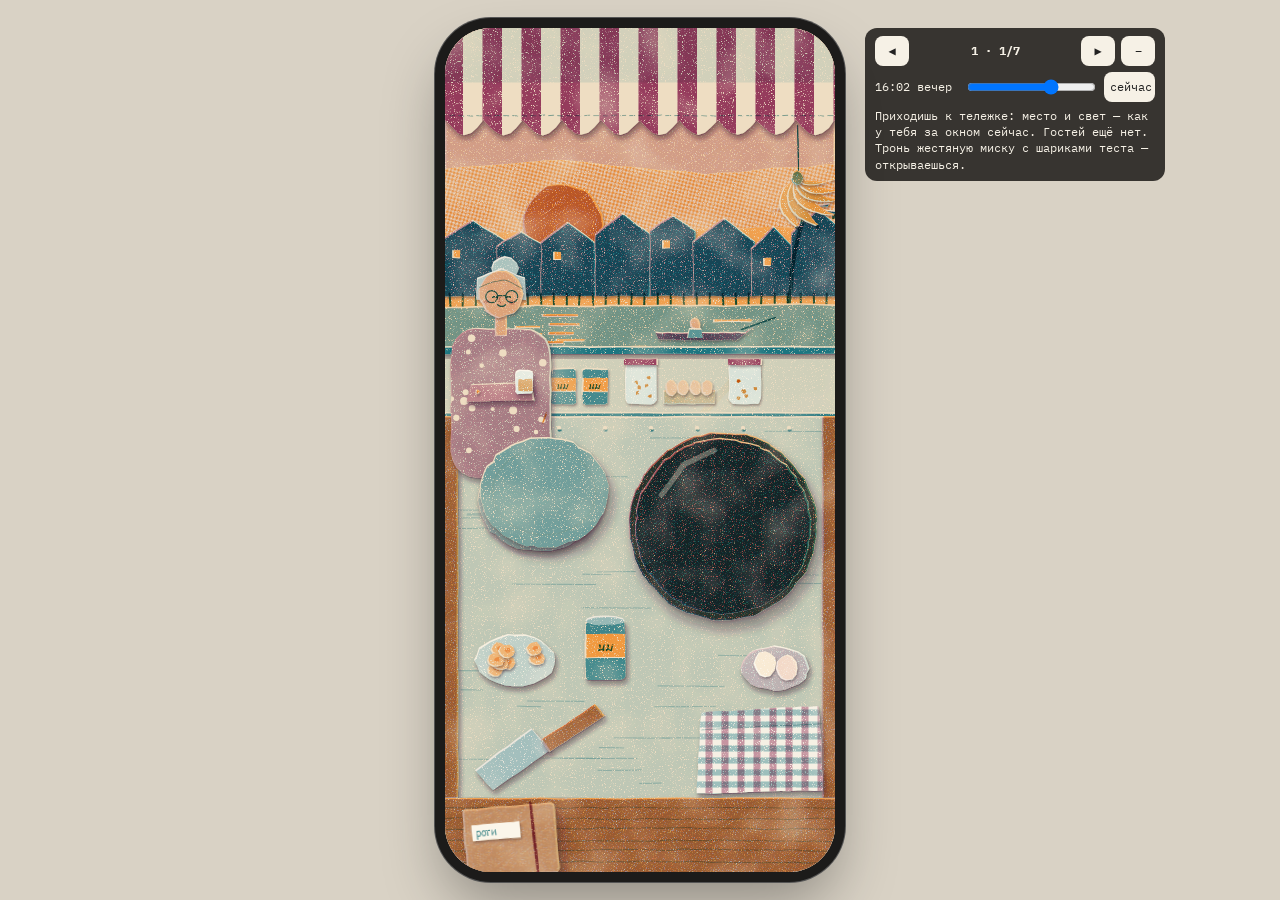
<file: mockups/ui/I/index.html>
<!doctype html>
<html lang="ru">
<head>
<meta charset="utf-8">
<meta name="viewport" content="width=device-width,initial-scale=1,viewport-fit=cover,user-scalable=no">
<title>Roti Stand · I · бумага, вырезки, ризограф</title>
<link rel="preconnect" href="https://fonts.googleapis.com">
<link rel="preconnect" href="https://fonts.gstatic.com" crossorigin>
<link href="https://fonts.googleapis.com/css2?family=IBM+Plex+Mono:wght@500;600&family=Neucha&family=Sriracha&family=Underdog&display=swap" rel="stylesheet">
<style>
:root{--rv:#222}
*{box-sizing:border-box;-webkit-tap-highlight-color:transparent}
html,body{margin:0;height:100%;background:#d9d2c5;font-family:'IBM Plex Mono',monospace;overflow:hidden}
#stage{position:fixed;inset:0;display:flex;align-items:center;justify-content:center}
#phone{position:relative;width:100vw;height:100vh;overflow:hidden;background:#efe6d4}
@media (min-width:600px){
  #phone{width:390px;height:844px;border-radius:46px;box-shadow:0 0 0 10px #1c1b1a,0 0 0 11px #555,0 30px 60px rgba(0,0,0,.35)}
}
#scene{position:absolute;inset:0;width:100%;height:100%;display:block}
.hot{position:absolute;cursor:pointer;min-width:44px;min-height:44px}
body.debughot .hot{outline:2px dashed #f0f}
/* stop-motion: movement in steps, like re-shot paper puppets */
@keyframes bob{0%{transform:rotate(-.8deg)}50%{transform:rotate(.9deg) translateY(-1px)}100%{transform:rotate(-.8deg)}}
.bob{animation:bob 1.6s steps(4) infinite;transform-box:fill-box;transform-origin:50% 100%}
@keyframes nod{0%,60%,100%{transform:rotate(0)}70%{transform:rotate(6deg)}85%{transform:rotate(2deg)}}
.nod{animation:nod 2.4s steps(6) infinite;transform-box:fill-box;transform-origin:50% 90%}
@keyframes fall{0%{transform:translate(0,-60px) rotate(-14deg);opacity:0}15%{opacity:1}100%{transform:translate(var(--dx),0) rotate(var(--r));opacity:1}}
.heart{animation:fall 3.2s steps(16) both}
@keyframes slipin{0%{transform:translate(40px,-260px) rotate(18deg)}100%{transform:none}}
.slipin{animation:slipin .9s steps(7) both}
@keyframes sheet{0%{transform:translateY(18px) rotate(.6deg);opacity:.0}100%{transform:none;opacity:1}}
.sheet{animation:sheet .45s steps(4) both}
@keyframes ghost{0%,100%{opacity:.25}50%{opacity:1}}
.ghost{animation:ghost 1.8s steps(5) infinite}
@keyframes steam{0%{transform:translateY(0);opacity:.0}30%{opacity:.9}100%{transform:translateY(-26px);opacity:0}}
.steam{animation:steam 2.2s steps(8) infinite}
/* reviewer overlay — not part of the game */
#rv{position:fixed;z-index:20;font:12px/1.35 'IBM Plex Mono',monospace;color:#f6f1e6;background:rgba(28,26,24,.86);border-radius:12px;padding:8px 10px;
    left:8px;right:8px;top:calc(env(safe-area-inset-top,0px) + 4px)}
@media (min-width:600px){#rv{left:calc(50% + 225px);right:auto;top:calc(50% - 422px);width:300px}}
#rv .row{display:flex;gap:6px;align-items:center}
#rv button{font:inherit;background:#f6f1e6;color:#222;border:0;border-radius:8px;min-width:34px;height:30px;cursor:pointer}
#rv input{flex:1}
#cap{margin-top:6px}
#rv.min #cap,#rv.min .r2{display:none}
body.clean #rv{display:none}
body.clean *{animation:none!important}
</style>
</head>
<body>
<div id="stage"><div id="phone">
  <svg id="scene" viewBox="0 0 390 844" preserveAspectRatio="xMidYMax slice" xmlns="http://www.w3.org/2000/svg"></svg>
  <div id="hots"></div>
</div></div>
<div id="rv">
  <div class="row"><button id="prev">◀</button><b id="stn" style="flex:1;text-align:center">1/7</b><button id="next">▶</button><button id="mini" title="свернуть">–</button></div>
  <div class="row r2" style="margin-top:6px"><span id="hl" style="width:92px">07:40</span><input id="hr" type="range" min="0" max="24" step="0.25"><button id="now">сейчас</button></div>
  <div id="cap"></div>
</div>
<script>
/* ============ Roti Stand · direction I · cut paper + risograph ============
   Everything below is drawn procedurally: scissor-cut polygons, halftone dot screens per ink,
   ink grain + slight misregistration, soft diorama shadows. No raster images. */
const W=390,H=844;
const PHASES={
  morning:{name:'утро · у школы',place:'school',guest:'kid',  paper:'#F2E9D6',warm:'#F5C433',acc:'#EC5D8C',cool:'#3C63AC',sh:'#3a2c4a',dw:1,da:1,tv:[1,.7,.6],inks:'Yellow · Fluo Pink · Medium Blue'},
  day:    {name:'день · у школы',place:'school',guest:'kid2', paper:'#F3EBD9',warm:'#F2BE2E',acc:'#E4524A',cool:'#15838A',sh:'#2d3a36',dw:1,da:.8,tv:[.85,1,.45],inks:'Yellow · Red · Teal'},
  evening:{name:'вечер · у канала',place:'canal',guest:'woman',paper:'#EEDDC2',warm:'#F0963A',acc:'#953A5C',cool:'#1D7681',sh:'#3b2130',dw:.9,da:.42,tv:[1,.8,.5],inks:'Orange · Burgundy · Teal'},
  night:  {name:'ночь · рынок',place:'market',guest:'rider',paper:'#E6D9C0',warm:'#F2CC3F',acc:'#F0559A',cool:'#283877',sh:'#151a33',dw:1,da:.75,tv:[1,.6,.6],inks:'Yellow · Fluo Pink · Federal Blue'}
};
function phaseOf(h){h=((h%24)+24)%24;return h>=5&&h<11?'morning':h>=11&&h<16?'day':h>=16&&h<20.5?'evening':'night'}
const STATES=[
 {k:1,cap:'Приходишь к тележке: место и свет — как у тебя за окном сейчас. Гостей ещё нет. Тронь жестяную миску с шариками теста — открываешься.'},
 {k:2,cap:'Подходит гость (утром — школьник) и кладёт листок с заказом-рисунком на прищепку. Тётя Сом кивает на него. Тронь листок — к столу.'},
 {k:3,cap:'Тесто на промасленном столе во весь экран. Тянешь от края к пунктирному квадрату; бумажная рука тёти Сом показывает движение — без слов.'},
 {k:4,cap:'На таве. Как подрумянилось снизу, видно по краю и по уголку, который загибается сам. Мах наружу — переворот.'},
 {k:5,cap:'Роти нарезано, полито сгущёнкой, лежит на газетном листе. Сдвинь лист к гостю — отдать; или прижми штамп «показать миру».'},
 {k:'5б',cap:'Штамп сделал из роти открытку: место, час и дата отпечатаны сами. Смахни вверх — открытка уходит в мир.'},
 {k:6,cap:'Сердечки прилетают тихо, бумажными вырезками на прищепку, их никто не считает. Тетрадь: вклеены открытки и листки-заказы прошлых дней.'}
];
const Q=new URLSearchParams(location.search);
let st=Math.max(0,Math.min(6,(+Q.get('s')||1)-1));
let hour=Q.has('h')?+Q.get('h'):(()=>{const d=new Date();return d.getHours()+d.getMinutes()/60})();
if(Q.has('clean'))document.body.classList.add('clean');

/* ---------- seeded randomness & cut geometry ---------- */
let sd=1;const seed=n=>{sd=(n*9301+49297)%233280||7};
const rnd=()=>{sd=(sd*16807)%2147483647;return (sd-1)/2147483646};
const J=a=>(rnd()*2-1)*a;
const f=n=>(+n).toFixed(1);
// scissor cut: straight facets with small irregular jitter
function cut(pts,jit=.7,seg=13){
  const o=[];const n=pts.length;
  for(let i=0;i<n;i++){const [x1,y1]=pts[i],[x2,y2]=pts[(i+1)%n];const L=Math.hypot(x2-x1,y2-y1);
    const k=Math.max(1,Math.round(L/(seg*(.7+rnd()*.6))));
    for(let j=0;j<k;j++){const t=j/k;o.push([x1+(x2-x1)*t+J(jit),y1+(y2-y1)*t+J(jit)])}}
  return 'M'+o.map(p=>f(p[0])+' '+f(p[1])).join('L')+'Z';
}
function ell(cx,cy,rx,ry,n,wob=0,rot=0){const p=[];n=n||Math.max(10,Math.round((rx+ry)*0.42));
  for(let i=0;i<n;i++){const a=i/n*Math.PI*2+rot+J(.04);const w=1+J(wob);p.push([cx+Math.cos(a)*rx*w,cy+Math.sin(a)*ry*w])}return p}
function rr(x,y,w,h,r,n=4){const p=[];const c=[[x+w-r,y+r,-Math.PI/2],[x+w-r,y+h-r,0],[x+r,y+h-r,Math.PI/2],[x+r,y+r,Math.PI]];
  for(const [cx,cy,a0] of c)for(let i=0;i<=n;i++){const a=a0+i/n*Math.PI/2;p.push([cx+Math.cos(a)*r,cy+Math.sin(a)*r])}return p}
const rect=(x,y,w,h)=>[[x,y],[x+w,y],[x+w,y+h],[x,y+h]];
// hand line: jittered, smoothed through midpoints
function hl(pts,jit=.6){const q=[];for(let i=0;i<pts.length-1;i++){const [a,b]=pts[i],[c,d]=pts[i+1];const L=Math.hypot(c-a,d-b);const k=Math.max(1,Math.round(L/9));
  for(let j=0;j<k;j++){const t=j/k;q.push([a+(c-a)*t+J(jit),b+(d-b)*t+J(jit)])}}q.push(pts[pts.length-1]);
  let s='M'+f(q[0][0])+' '+f(q[0][1]);for(let i=1;i<q.length-1;i++){const mx=(q[i][0]+q[i+1][0])/2,my=(q[i][1]+q[i+1][1])/2;s+='Q'+f(q[i][0])+' '+f(q[i][1])+' '+f(mx)+' '+f(my)}
  return s+'L'+f(q[q.length-1][0])+' '+f(q[q.length-1][1])}

/* ---------- inks ---------- */
let P,D,uid;
const MR={warm:'1.5,-0.9',acc:'-1.5,1.1',cool:'0.7,1.6'};   // misregistration per drum
const ANG={warm:15,acc:75,cool:45};                          // screen angles per drum
const pats={};
function fill(role,t){if(t>0)return P[role];t=-t;const key=role+Math.round(t*100);
  if(!pats[key]){pats[key]=1;const c=3.6,r=Math.min(c*.62,c*Math.sqrt(t/Math.PI)*1.05);
    D+=`<pattern id="p${key}" width="${c}" height="${c}" patternUnits="userSpaceOnUse" patternTransform="rotate(${ANG[role]})"><circle cx="${c/2}" cy="${c/2}" r="${r.toFixed(2)}" fill="${P[role]}"/></pattern>`}
  return `url(#p${key})`}
// ink printed straight on whatever is below (multiply, grain, misregistered)
function ink(d,role,t=1,extra=''){return `<path d="${d}" fill="${fill(role,t)}"${t>0&&t<.95?` fill-opacity="${t.toFixed(2)}"`:''} transform="translate(${MR[role]})" filter="url(#gr)" style="mix-blend-mode:multiply"${extra}/>`}
function stroke(d,role,w=1.4,extra=''){return `<path d="${d}" fill="none" stroke="${P[role]}" stroke-width="${w}" stroke-linecap="round" stroke-linejoin="round" transform="translate(${MR[role]})" filter="url(#gr)" style="mix-blend-mode:multiply"${extra}/>`}
// a cut piece of paper, printed with inks, with a diorama shadow
function pc(d,inks=[],o={}){const id='c'+(uid++);
  let s=`<g${o.sh===0?'':` filter="url(#sh${o.sh||1})"`}${o.attr||''}><path d="${d}" fill="${o.base||P.paper}"/>`;
  if(inks.length||o.inner){D+=`<clipPath id="${id}"><path d="${d}"/></clipPath>`;s+=`<g clip-path="url(#${id})">`;
    for(const [r,t] of inks)s+=ink(d,r,t);s+=(o.inner||'')+'</g>'}
  return s+'</g>'}
function txt(x,y,str,o={}){const role=o.role||'cool';return `<text x="${x}" y="${y}" font-family="${o.font||'IBM Plex Mono'}" font-size="${o.size||12}" ${o.weight?`font-weight="${o.weight}"`:''} text-anchor="${o.anchor||'start'}" fill="${o.color||P[role]}" ${o.rot?`transform="rotate(${o.rot} ${x} ${y})"`:''} filter="url(#gr)" style="mix-blend-mode:multiply" letter-spacing="${o.ls||0}">${str}</text>`}
const G=(s,t='',a='')=>`<g${t?` transform="${t}"`:''}${a}>${s}</g>`;
const skinI=[['warm',.42],['acc',.2]];

/* ---------- filters ---------- */
function defs(){return `
<filter id="gr" x="-5%" y="-5%" width="110%" height="110%">
 <feTurbulence type="fractalNoise" baseFrequency=".9" numOctaves="2" seed="4" result="t"/>
 <feTurbulence type="fractalNoise" baseFrequency=".022" numOctaves="2" seed="9" result="l"/>
 <feColorMatrix in="t" type="matrix" values="0 0 0 0 0 0 0 0 0 0 0 0 0 0 0 6 0 0 0 -1.4" result="ta"/>
 <feColorMatrix in="l" type="matrix" values="0 0 0 0 0 0 0 0 0 0 0 0 0 0 0 .9 0 0 0 .5" result="la"/>
 <feComposite in="ta" in2="la" operator="arithmetic" k1="1" result="m"/>
 <feComposite in="SourceGraphic" in2="m" operator="in"/>
</filter>
<filter id="sh1" x="-15%" y="-15%" width="140%" height="140%"><feDropShadow dx="1" dy="1.8" stdDeviation="1.1" flood-color="${P.sh}" flood-opacity=".42"/></filter>
<filter id="sh2" x="-20%" y="-20%" width="150%" height="150%"><feDropShadow dx="2" dy="4" stdDeviation="2.6" flood-color="${P.sh}" flood-opacity=".36"/><feDropShadow dx=".5" dy="1" stdDeviation=".5" flood-color="${P.sh}" flood-opacity=".35"/></filter>
<filter id="sh3" x="-25%" y="-25%" width="160%" height="170%"><feDropShadow dx="4" dy="9" stdDeviation="6" flood-color="${P.sh}" flood-opacity=".33"/><feDropShadow dx="1" dy="1.5" stdDeviation=".8" flood-color="${P.sh}" flood-opacity=".3"/></filter>
<filter id="paperf" x="0" y="0" width="100%" height="100%">
 <feTurbulence type="fractalNoise" baseFrequency=".035 .6" numOctaves="3" seed="12"/>
 <feColorMatrix type="matrix" values="0 0 0 0 .35  0 0 0 0 .27  0 0 0 0 .18  0 0 0 -1.6 .95"/>
 <feComposite in2="SourceGraphic" operator="in"/>
</filter>`}

/* ================= PLACES ================= */
function awning(){seed(3);let p=[[-5,-5],[395,-5]];
  for(let k=10;k>=0;k--){for(let i=0;i<=6;i++){const t=i/6;const x=k*39+39-t*39;p.push([x,92+Math.sin(t*Math.PI)*15])}}
  let inner='';for(let x=0;x<400;x+=39)inner+=ink(`M${x} -5h19.5v120h-19.5Z`,'acc',1);
  inner+=ink(`M-5 -5h400v58h-400Z`,'cool',.12);
  let s=pc(cut(p,.5,9),[],{sh:2,inner});
  // stitched hem
  let st='';for(let x=4;x<390;x+=9)st+=`M${x} 86l5 ${J(.6)}`;s+=stroke(st,'cool',1,' opacity=".55"');
  if(P.k==='night'){seed(31);for(let x=20;x<390;x+=44){const y=104+Math.sin(x/62)*6;s+=pc(cut(ell(x,y,10,10,0,.1)),[['warm',.35]],{sh:0,attr:' opacity=".9"'})+pc(cut(ell(x,y,4.5,5.5,9)),[['warm',1]],{sh:1})}}
  return s}

function school(){let s='';seed(11);const m=P.k==='morning';
  s+=pc('M0 0H390V360H0Z',[['cool',-.14],['warm',m?.05:.1]],{sh:0});
  // stepped sky band
  s+=pc(cut([[-4,190],[394,184],[394,360],[-4,360]],1.2,20),[['warm',m?.16:.1]],{sh:0});
  const sy=m?168:132,sx=m?322:250;
  s+=pc(cut(ell(sx,sy,27,27,22,.03)),[['warm',1]],{sh:1});
  if(m)s+=pc(cut(ell(sx,sy,40,40,26,.04)),[['warm',.22]],{sh:0,attr:' opacity=".7"'});
  // far trees
  seed(12);let tp=[[-6,262]];for(let x=0;x<=396;x+=22)tp.push([x,228+Math.sin(x*.07)*10+J(7)]);tp.push([396,262]);
  s+=pc(cut(tp,1.5,8),[['cool',.55],['warm',.75]],{sh:1});
  // school building
  s+=pc(cut(rect(36,200,322,98),.6,18),[['warm',.32],['acc',.08]],{sh:2});
  s+=pc(cut([[24,204],[370,204],[350,176],[44,176]],.7,16),[['acc',1],['warm',.5]],{sh:1});
  let w='';for(let r=0;r<2;r++)for(let i=0;i<9;i++){const x=52+i*34,y=216+r*38;seed(40+i+r*9);
    w+=pc(cut(rect(x,y,20,22),.5,9),[['cool',r?.5:.65]],{sh:0});
    if((i+r)%3===0)w+=pc(cut([[x,y],[x+20,y],[x+20,y+9],[x,y+13]],.4,8),[],{sh:1,base:'#fbf6ea'})}
  s+=w;
  s+=pc(cut(rect(170,170,52,24),.4,10),[['warm',.8]],{sh:1})+txt(196,187,'โรงเรียน',{font:'Sriracha',size:12,anchor:'middle',role:'cool'});
  // flag
  s+=stroke(hl([[78,300],[78,128]],.3),'cool',2);
  seed(17);const fy=130;['acc','paper','cool','cool','paper','acc'].forEach((c,i)=>{s+=pc(cut(rect(79,fy+i*4.2,40,4.4),.25,10),c==='paper'?[]:[[c,1]],{sh:i===0?1:0})});
  // fence wall
  s+=pc(cut(rect(-5,292,400,26),.6,14),[['cool',.2],['warm',.15]],{sh:2});
  let fr='';for(let x=6;x<390;x+=15)fr+=hl([[x,292],[x+J(.5),262]],.3);s+=stroke(fr,'cool',1.6)+stroke(hl([[0,266],[390,264]],.4),'cool',1.6);
  // kids far away (morning), shade tree
  seed(21);s+=pc(cut(ell(370,220,40,48,18,.12)),[['cool',.7],['warm',1]],{sh:2})+pc(cut([[362,262],[372,262],[375,320],[358,320]],.5,10),[['acc',.6],['cool',.7]],{sh:1});
  return s}

function canal(){let s='';seed(51);
  s+=pc('M0 0H390V360H0Z',[['acc',.3],['warm',.25]],{sh:0});
  s+=pc(cut([[-4,140],[120,132],[260,146],[394,136],[394,360],[-4,360]],1.4,22),[['warm',-.5],['acc',.12]],{sh:0});
  s+=pc(cut([[-4,206],[394,198],[394,360],[-4,360]],1.2,22),[['warm',.85]],{sh:0});
  s+=pc(cut(ell(118,196,40,40,26,.02)),[['acc',.55],['warm',1]],{sh:1});
  // far shore: stilt houses, lights on
  seed(52);let hs='';const xs=[[-5,60],[52,100],[96,150],[150,205],[205,250],[248,310],[306,350],[346,400]];
  xs.forEach(([a,b],i)=>{const top=212+J(10),ridge=top-14-rnd()*10;
    hs+=pc(cut([[a,268],[a,top],[(a+b)/2,ridge],[b,top],[b,268]],.7,12),[['cool',1],['acc',.55]],{sh:1});
    if(i%2===0)hs+=pc(cut(rect(a+12,top+10,8,8),.3,8),[['warm',1]],{sh:0})});
  s+=hs;
  let sl='';for(let x=4;x<390;x+=13)sl+=hl([[x,264],[x+J(1),282]],.2);s+=stroke(sl,'cool',2);
  // palm
  seed(55);s+=stroke(hl([[342,282],[348,230],[360,178]],.8),'cool',4);
  for(let i=0;i<5;i++){const a=-2.6+i*.55;s+=pc(cut([[360,178],[360+Math.cos(a)*44,178+Math.sin(a)*24+16],[360+Math.cos(a+.2)*30,178+Math.sin(a+.2)*14+10]],.6,9),[['cool',1],['acc',.4]],{sh:1})}
  // water
  s+=pc(cut([[-4,278],[394,276],[394,360],[-4,360]],1,20),[['cool',.6],['warm',.2]],{sh:2});
  seed(57);for(let i=0;i<9;i++){const y=290+i*7+J(2),x=20+rnd()*300,w=20+rnd()*60;s+=pc(cut(rect(x,y,w,2.6),.3,10),[['warm',.8]],{sh:0})}
  // reflection of sun
  for(let i=0;i<5;i++)s+=pc(cut(rect(100+J(6),286+i*9,36-i*5,3),.3,10),[['warm',1],['acc',.2]],{sh:0});
  // longtail boat
  seed(59);s+=pc(cut([[210,304],[300,304],[318,292],[292,312],[214,312]],.5,10),[['acc',.8],['cool',.6]],{sh:1})+stroke(hl([[296,300],[330,288]],.3),'cool',1.6);
  s+=pc(cut(ell(250,296,6,6,9)),skinI,{sh:1})+pc(cut([[244,300],[256,300],[258,310],[242,310]],.3,6),[['cool',.7]],{sh:0});
  return s}

function market(){let s='';seed(71);
  s+=pc('M0 0H390V360H0Z',[['cool',1],['acc',.18]],{sh:0});
  let stars='';for(let i=0;i<26;i++){const x=rnd()*390,y=100+rnd()*90;stars+=`<circle cx="${f(x)}" cy="${f(y)}" r="${f(.6+rnd()*1)}" fill="${P.paper}" opacity=".85"/>`}s+=stars;
  // stalls
  seed(72);const cols=['acc','warm','acc','cool'];
  for(let i=0;i<5;i++){const x=-20+i*86,y=196+J(6);
    s+=pc(cut(rect(x+4,y+22,78,90),.6,12),[['cool',.75],['warm',.25]],{sh:1});
    s+=pc(cut(rect(x+10,y+40,66,34),.5,12),[['warm',.85],['acc',.2]],{sh:0});
    let str='';for(let k=0;k<5;k++)str+=ink(`M${x+k*18} ${y-4}h9v40h-9Z`,cols[i%4]==='cool'?'acc':cols[i%4],1);
    s+=pc(cut([[x-2,y+26],[x+88,y+26],[x+80,y],[x+6,y]],.5,10),[],{sh:2,inner:str});
    // silhouettes of shoppers
    seed(80+i);const hx=x+20+rnd()*40;s+=pc(cut([[hx-11,320],[hx-9,y+80],[hx+9,y+80],[hx+11,320]],.5,10),[['cool',1],['acc',.35]],{sh:1})+pc(cut(ell(hx,y+70,8,9,10)),[['cool',1],['acc',.5]],{sh:1})}
  s+=pc(cut(rect(140,150,110,26),.4,10),[['acc',1]],{sh:2})+txt(195,169,'ตลาดนัด',{font:'Sriracha',size:15,anchor:'middle',color:P.paper});
  // bulbs string
  seed(77);let cord=[];for(let x=-5;x<=395;x+=26)cord.push([x,186+Math.sin(x/40)*7]);s+=stroke(hl(cord,.4),'paper',1,' style="mix-blend-mode:normal"');
  cord.forEach(([x,y],i)=>{if(i%2)return;s+=pc(cut(ell(x,y+7,9,9,12)),[['warm',.3]],{sh:0,attr:' opacity=".85"'})+pc(cut(ell(x,y+7,3.4,4.2,8)),[['warm',1]],{sh:0})});
  s+=pc(cut(rect(-5,312,400,48),.6,14),[['cool',.55],['warm',.15]],{sh:2});
  return s}

/* ================= PEOPLE (paper puppets with split pins) ================= */
const pin=(x,y)=>pc(cut(ell(x,y,2.3,2.3,7)),[['warm',1],['acc',.25]],{sh:1});
function face(cx,cy,r,o={}){let s=pc(cut(ell(cx,cy,r,r*1.06,0,.03)),skinI,{sh:1});
  const ey=cy+r*.05;
  if(o.eyes==='line')s+=stroke(`M${f(cx-r*.42)} ${f(ey+1)}q${f(r*.11)} ${f(-r*.12)} ${f(r*.22)} 0M${f(cx+r*.2)} ${f(ey+1)}q${f(r*.11)} ${f(-r*.12)} ${f(r*.22)} 0`,'cool',1.5);
  else s+=ink(cut(ell(cx-r*.3+J(.5),ey,1.9,2.3,6),.2,3)+cut(ell(cx+r*.3+J(.5),ey,1.9,2.3,6),.2,3),'cool',1);
  s+=stroke(hl([[cx+r*.04,ey+r*.05],[cx-r*.06,ey+r*.28],[cx+r*.06,ey+r*.3]],.2),'acc',1,' opacity=".7"');
  if(o.smile)s+=stroke(`M${f(cx-r*.18)} ${f(cy+r*.42)}q${f(r*.18)} ${f(r*.16)} ${f(r*.36)} 0`,'cool',1.3);else s+=stroke(hl([[cx-r*.1,cy+r*.45],[cx+r*.1,cy+r*.44]],.2),'cool',1.2);
  s+=ink(cut(ell(cx-r*.58,cy+r*.32,r*.15,r*.1,8)),'acc',.3)+ink(cut(ell(cx+r*.58,cy+r*.32,r*.15,r*.1,8)),'acc',.3);
  return s}
function kid(x,y,v){seed(91);let s='';
  // backpack + body
  s+=pc(cut([[x-38,y+42],[x+38,y+42],[x+46,y+150],[x-46,y+150]],.6,12),[['acc',.75],['warm',.3]],{sh:2});
  s+=pc(cut([[x-30,y+34],[x+30,y+34],[x+38,y+150],[x-38,y+150]],.6,12),[],{sh:2,base:'#fbf7ed'});
  s+=pc(cut([[x-13,y+33],[x,y+48],[x+13,y+33],[x+8,y+30],[x,y+38],[x-8,y+30]],.3,6),[],{sh:1,base:'#fdfaf2'});
  s+=stroke(hl([[x-24,y+36],[x-28,y+120]],.4),'cool',4)+stroke(hl([[x+24,y+36],[x+28,y+120]],.4),'cool',4);
  s+=txt(x+16,y+72,'ด.ญ.',{size:6,role:'cool',font:'Sriracha'});
  s+=pc(cut(rect(x-6,y+20,12,16),.3,6),skinI,{sh:0});
  const hc=v==='kid2'?'warm':'cool';
  s+=pc(cut([[x-27,y+12],[x-25,y-22],[x,y-32],[x+25,y-22],[x+27,y+12],[x+18,y+14],[x-18,y+14]],.6,8),[['cool',1],['acc',.55]],{sh:1});
  s+=face(x,y,22,{smile:true});
  // straight-cut fringe
  s+=pc(cut([[x-23,y-6],[x-22,y-20],[x,y-27],[x+22,y-20],[x+23,y-6],[x+12,y-9],[x,y-7],[x-12,y-9]],.5,6),[['cool',1],['acc',.55]],{sh:1});
  if(v==='kid2')s+=pc(cut(ell(x+24,y-16,7,5,8)),[['acc',1]],{sh:1})+pc(cut(ell(x-24,y-16,7,5,8)),[['acc',1]],{sh:1});
  return s}
function woman(x,y){seed(95);let s='';
  s+=pc(cut([[x-34,y+36],[x+34,y+36],[x+44,y+150],[x-44,y+150]],.6,12),[['cool',.45],['warm',.15]],{sh:2});
  s+=stroke(hl([[x-12,y+36],[x,y+80],[x+12,y+36]],.4),'acc',2)+pc(cut(rect(x-6,y+78,12,16),.3,6),[],{sh:1,base:'#fbf7ed'});
  s+=pc(cut([[x+30,y+50],[x+40,y+48],[x+56,y+140],[x+36,y+150]],.5,10),[['warm',.9],['acc',.25]],{sh:2});
  s+=pc(cut(rect(x-6,y+20,12,18),.3,6),skinI,{sh:0});
  s+=pc(cut(ell(x+2,y-30,13,11,12)),[['cool',1],['acc',.7]],{sh:1});
  s+=pc(cut([[x-24,y+4],[x-22,y-18],[x,y-26],[x+22,y-18],[x+24,y+4]],.5,8),[['cool',1],['acc',.7]],{sh:1});
  s+=face(x,y,21,{smile:true});
  s+=pc(cut([[x-21,y-6],[x-14,y-21],[x+4,y-24],[x+21,y-12],[x+18,y-6],[x,y-14]],.5,6),[['cool',1],['acc',.7]],{sh:1});
  return s}
function rider(x,y){seed(97);let s='';
  s+=pc(cut([[x-36,y+36],[x+36,y+36],[x+44,y+150],[x-44,y+150]],.6,12),[['cool',.6]],{sh:2});
  s+=pc(cut([[x-30,y+38],[x-8,y+38],[x-4,y+150],[x-36,y+150]],.5,10),[['warm',1],['acc',.55]],{sh:2})+pc(cut([[x+8,y+38],[x+30,y+38],[x+36,y+150],[x+4,y+150]],.5,10),[['warm',1],['acc',.55]],{sh:2});
  s+=pc(cut(rect(x+11,y+70,20,16),.3,6),[],{sh:0})+txt(x+21,y+82,'17',{size:11,anchor:'middle',weight:600,role:'cool'});
  s+=pc(cut(rect(x-6,y+20,12,18),.3,6),skinI,{sh:0});
  s+=face(x,y,21,{});
  s+=pc(cut([[x-23,y-4],[x-21,y-22],[x,y-28],[x+21,y-22],[x+24,y-8],[x+40,y-8],[x+38,y-3]],.5,7),[['acc',.9],['cool',.4]],{sh:1});
  return s}
function guest(){const g=P.guest,x=226,y=210;return `<g class="bob">${g==='woman'?woman(x,y):g==='rider'?rider(x,y):kid(x,y,g)}</g>`}

// aunt Som: old teacher, grey bun, round glasses, sitting at the cart corner
function som(pose){seed(131);const x=56,y=266;let s='';
  s+=pc(cut(rr(x-50,y+34,100,150,26,5),.6,12),[['acc',.55],['cool',.12]],{sh:2,
     inner:(()=>{let d='';seed(132);for(let i=0;i<22;i++){const cx=x-50+rnd()*104,cy=y+44+rnd()*120;d+=`<circle cx="${f(cx)}" cy="${f(cy)}" r="${f(2+rnd()*2)}" fill="${P.paper}"/>`}return d})()});
  s+=pc(cut(rect(x-6,y+22,12,20),.3,6),skinI,{sh:0});
  s+=pc(cut(ell(x+4,y-26,14,12,12)),[['cool',.32]],{sh:1,base:'#ece6da'});
  s+=pc(cut([[x-25,y+6],[x-24,y-16],[x,y-26],[x+24,y-16],[x+25,y+6]],.5,8),[['cool',.3]],{sh:1,base:'#ece6da'});
  let fs=`<g class="nod">${face(x,y,22,{smile:true,eyes:'line'})}`;
  fs+=stroke(hl([[x-22,y-8],[x-10,y-14],[x+4,y-16],[x+22,y-6]],.5),'cool',.9,' opacity=".6"');
  fs+=stroke(`M${x-16} ${y+1}a6 6 0 1 0 12 0a6 6 0 1 0 -12 0M${x+4} ${y+1}a6 6 0 1 0 12 0a6 6 0 1 0 -12 0M${x-4} ${y}h8`,'cool',1.2)+'</g>';
  s+=fs;
  // arm (jointed, split pins)
  if(pose==='point'){s+=pc(cut([[x+28,y+50],[x+42,y+46],[x+80,y+86],[x+70,y+96]],.4,8),[['acc',.55]],{sh:2})+pc(cut([[x+70,y+86],[x+80,y+90],[x+112,y+118],[x+104,y+126]],.4,8),skinI,{sh:2})+pin(x+36,y+50)+pin(x+75,y+91);}
  else{s+=pc(cut([[x-30,y+90],[x+30,y+88],[x+34,y+106],[x-34,y+108]],.5,10),[['acc',.55]],{sh:2})+pc(cut(rr(x+14,y+76,18,24,4)),[['cool',.1]],{sh:2,base:'#fbf6ea'})+ink(cut(rect(x+16,y+86,14,12),.3,6),'warm',.7)+pin(x-24,y+98);}
  return s}

/* ================= CART ================= */
function glassCase(y=318){seed(201);let s='';
  s+=pc(cut(rect(-5,y+6,400,62),.5,16),[['cool',.13]],{sh:2,inner:ink(`M20 ${y+70}l60 -66h22l-60 66Z M250 ${y+70}l60-66h10l-60 66Z`,'warm',.08)});
  // jars and cans behind glass
  const items=[[118,'can'],[150,'can'],[196,'jar'],[244,'eggs'],[300,'jar']];
  items.forEach(([x,t],i)=>{seed(210+i);
    if(t==='can'){s+=pc(cut(rr(x-13,y+22,26,36,3)),[['cool',.8]],{sh:1})+pc(cut(rect(x-13,y+32,26,14),.3,8),[['warm',.9]],{sh:0})+txt(x,y+43,'นม',{font:'Sriracha',size:9,anchor:'middle',role:'cool'})}
    if(t==='jar'){s+=pc(cut(rr(x-16,y+16,32,42,6)),[['cool',.12]],{sh:1,base:'#f8f2e4'})+pc(cut(rect(x-17,y+12,34,7),.3,8),[['acc',1]],{sh:1});
      for(let k=0;k<6;k++)s+=ink(cut(ell(x-9+rnd()*18,y+30+rnd()*24,2,2,6)),'warm',1)}
    if(t==='eggs'){s+=pc(cut(rect(x-26,y+44,52,14),.4,8),[['warm',.35],['cool',.2]],{sh:1});for(let k=0;k<4;k++)s+=pc(cut(ell(x-18+k*12,y+42,6,8,10)),[['warm',.25],['acc',.08]],{sh:1})}});
  s+=pc(cut(rect(-5,y,400,8),.3,20),[['cool',1]],{sh:2})+pc(cut(rect(-5,y+66,400,8),.3,20),[['cool',.9]],{sh:2});
  return s}
function bananas(x,y){seed(221);let s=stroke(hl([[x,96],[x+1,y-4]],.2),'cool',1.4);
  for(let i=0;i<6;i++){const a=-.9+i*.36,len=50+rnd()*8;const pts=[];
    for(let k=0;k<=8;k++){const t=k/8,ang=a+t*.9;pts.push([x+Math.sin(ang)*len*t*1.0,y+Math.cos(ang)*len*t*.9])}
    const outer=pts.map(([px,py],k)=>{const w=(k===0||k===8)?1.5:6.5*Math.sin(k/8*Math.PI)+1.5;return [px+w,py-w*.3]});
    const inner=pts.slice().reverse().map(([px,py],k)=>{const kk=8-k;const w=(kk===0||kk===8)?1.5:5*Math.sin(kk/8*Math.PI)+1.5;return [px-w,py+w*.3]});
    s+=pc(cut(outer.concat(inner),.35,6),[['warm',1],['cool',i%2?.12:.05]],{sh:1});
    const tip=pts[8];s+=ink(cut(ell(tip[0],tip[1],2.2,2.2,6)),'cool',.9)}
  s+=pc(cut(ell(x,y,6,8,8)),[['cool',.7],['warm',.8]],{sh:1});return s}
function counter(y=388,y2=770){seed(231);
  let br='';for(let i=0;i<34;i++){const yy=y+10+rnd()*(y2-y-20),x=rnd()*330;br+=hl([[x,yy],[x+20+rnd()*70,yy+J(.6)]],.2)}
  let rv='';for(let x=22;x<390;x+=46)rv+=`<circle cx="${x}" cy="${y+12}" r="2.2" fill="${P.paper}"/>`+ink(`M${x-2.2} ${y+12}a2.2 2.2 0 0 0 4.4 0Z`,'cool',.8);
  const rails=pc(cut(rect(-5,y,18,y2-y),.4,20),[['warm',.9],['acc',.45],['cool',.25]],{sh:2})+pc(cut(rect(377,y,18,y2-y),.4,20),[['warm',.9],['acc',.45],['cool',.25]],{sh:2});
  return pc(cut(rect(-5,y,400,y2-y),.5,24),[['cool',.2]],{sh:2,inner:stroke(br,'cool',.6,' opacity=".55"')+rv})+rails}
function oilStains(x,y,n){let s='';for(let i=0;i<n;i++){const r=6+rnd()*14;s+=ink(cut(ell(x+J(60),y+J(40),r,r*.8,10,.12)),'warm',.14)}return s}
function plank(y=770){seed(241);let g='';for(let i=0;i<7;i++){const yy=y+8+i*11;g+=hl([[-5,yy],[120,yy+J(2)],[260,yy+J(2)],[395,yy+J(1)]],.8)}
  return pc(cut(rect(-5,y,400,90),.5,20),[['warm',.9],['acc',.45],['cool',.25]],{sh:3,inner:stroke(g,'cool',.8,' opacity=".5"')})}
function doughBall(x,y,r){return pc(cut(ell(x,y,r,r*.9,0,.04)),[['warm',.2],['acc',.04]],{sh:1,inner:ink(cut(ell(x+r*.3,y+r*.35,r*.6,r*.4,10)),'warm',.14)+`<path d="${cut(ell(x-r*.35,y-r*.35,r*.28,r*.14,8,0,-.5))}" fill="#fffaf0" opacity=".8"/>`})}
function tin(x,y,r,open=true){seed(251);let s=pc(cut(ell(x,y,r,r*.86,0,.015)),[['cool',.45]],{sh:2});
  s+=pc(cut(ell(x,y+2,r-9,r*.86-9,0,.015)),[['cool',.25],['warm',.12]],{sh:0});
  if(open){[[-22,-14],[6,-20],[30,-2],[-28,12],[2,8],[22,24],[-6,30]].forEach(([dx,dy],i)=>{seed(260+i);s+=doughBall(x+dx*r/62,y+dy*r/62,r*.24)})}
  else s+=pc(cut(ell(x+4,y-6,r+2,r*.86+2,0,.015)),[['cool',.6]],{sh:3,inner:stroke(hl(ell(x+4,y-6,r-10,r*.86-10,24).concat([[x+4+r-10,y-6]])),'paper',1.5,' style="mix-blend-mode:normal" opacity=".55"')});
  return s}
function tava(x,y,r,heat=.6){seed(271);const [tc,ta,tw]=P.tv;let s=pc(cut(ell(x,y,r+6,r+6,0,.01)),[['cool',tc*.9],['acc',ta*.85],['warm',tw+.1]],{sh:3});
  s+=pc(cut(ell(x,y,r,r,0,.012)),[['cool',tc],['acc',ta],['warm',tw]],{sh:0});
  // heat rings printed in warm
  for(let k=1;k<=3;k++)s+=stroke(hl(ell(x,y,r*(.3+k*.18),r*(.3+k*.18),30).concat([[x+r*(.3+k*.18),y]])),'warm',1.1,` opacity="${(heat*.9-k*.15).toFixed(2)}"`);
  s+=`<path d="${hl([[x-r*.7,y-r*.35],[x-r*.45,y-r*.7],[x-r*.1,y-r*.86]],.6)}" stroke="${P.paper}" stroke-width="${f(r*.06)}" fill="none" stroke-linecap="round" opacity=".35"/>`;
  return s}
function towel(){seed(291);let inner='';for(let k=0;k<8;k++){inner+=ink(`M${262+k*16} 676h7v90h-7Z`,'acc',.5)+ink(`M250 ${680+k*12}h130v6h-130Z`,'cool',.4)}
  let s=pc(cut([[256,684],[374,678],[378,762],[252,766]],.8,9),[],{sh:2,base:'#f6f0e4',inner});
  s+=stroke(hl([[256,700],[376,694]],.4),'cool',.8,' opacity=".5"');return s}
function spatula(){seed(292);let s=pc(cut([[30,742],[86,700],[106,722],[48,762]],.4,10),[['cool',.35]],{sh:2,base:'#ebe6dc'});
  s+=pc(cut([[96,712],[150,676],[160,688],[104,724]],.4,10),[['warm',.9],['acc',.45],['cool',.25]],{sh:2});return s}
function condiments(){let s='';
  seed(281);s+=pc(cut(ell(70,632,40,26,0,.03)),[['cool',.25]],{sh:2,base:'#f6efe0'});
  for(let i=0;i<8;i++){const x=48+rnd()*44,y=620+rnd()*22;s+=pc(cut(ell(x,y,8,7,10)),[['warm',.55]],{sh:1,inner:ink(cut(ell(x,y,3,2.5,7)),'warm',.6)+ink(`M${f(x-1)} ${f(y)}h2`,'cool',1)})}
  seed(282);s+=pc(cut(rr(140,592,40,60,4)),[['cool',.85]],{sh:2})+pc(cut(rect(140,606,40,24),.3,10),[['warm',1]],{sh:0})+txt(160,623,'นม',{font:'Sriracha',size:12,anchor:'middle',role:'cool'})+pc(cut(ell(160,592,20,5,12)),[['cool',.4]],{sh:0,base:'#ece6da'});
  seed(283);s+=pc(cut(ell(330,640,34,22,0,.03)),[['acc',.25],['cool',.15]],{sh:2,base:'#f6efe0'});
  s+=pc(cut(ell(320,636,11,13,12)),[['warm',.12]],{sh:1,base:'#fbf6ea'})+pc(cut(ell(342,640,11,13,12)),[['warm',.15],['acc',.06]],{sh:1,base:'#fbf6ea'});
  return s}

/* ================= ORDER SLIPS (each guest has their own paper) ================= */
function slip(x,y,cls=''){const g=P.guest;seed(301);let s='',d;
  if(g==='kid'||g==='kid2'){ // torn from an exercise book
    const p=[[x,y]];for(let i=1;i<=10;i++)p.push([x+i*13,y+J(2.2)]);p.push([x+130,y+92],[x,y+92]);d=cut(p,.4,6);
    let lines='';for(let i=1;i<6;i++)lines+=`M${x} ${y+i*15+6}h130`;
    s+=pc(d,[],{sh:2,base:'#fbf8ef',inner:stroke(lines,'cool',.7,' opacity=".5"')+stroke(`M${x+16} ${y}v92`,'acc',.8,' opacity=".7"')});
    // child's crayon drawing: roti square + banana + drizzle + heart
    s+=stroke(hl([[x+26,y+30],[x+60,y+27],[x+62,y+62],[x+27,y+64],[x+26,y+30]],1.4),'warm',3)+stroke(hl([[x+30,y+40],[x+40,y+34],[x+48,y+46],[x+58,y+36]],1),'acc',1.6);
    s+=stroke(hl([[x+78,y+36],[x+90,y+52],[x+106,y+56]],1),'warm',5)+stroke(hl([[x+78,y+36],[x+76,y+30]],.4),'cool',2);
    s+=stroke(`M${x+112} ${y+76}c-6-6-12 2 0 10c12-8 6-16 0-10`,'acc',1.6)+txt(x+28,y+84,'x1',{font:'Neucha',size:14,role:'cool'});
  }else if(g==='woman'){ // printed bus-ticket-like stub
    d=cut(rr(x,y,130,84,3));const perf=Array.from({length:12},(_,i)=>`<circle cx="${x+98}" cy="${y+6+i*6.6}" r="1.3" fill="${P.sh}" opacity=".5"/>`).join('');
    s+=pc(d,[['warm',.18]],{sh:2,inner:perf});
    s+=txt(x+8,y+16,'№ 07',{size:11,weight:600,role:'acc'})+txt(x+8,y+30,(''+hh()).slice(0,5),{size:10,role:'cool'});
    s+=stroke(hl([[x+12,y+44],[x+40,y+42],[x+42,y+70],[x+12,y+72],[x+12,y+44]],.5),'acc',2)+ink(cut(ell(x+27,y+57,8,6,8)),'warm',1);
    s+=txt(x+56,y+64,'+ไข่',{font:'Sriracha',size:13,role:'cool'})+stroke(`M${x+104} ${y+30}v26`,'acc',2)+stroke(`M${x+112} ${y+30}v26`,'acc',2);
  }else{ // night market receipt, curling
    const p=[[x,y],[x+120,y]];for(let i=10;i>=0;i--)p.push([x+i*12,y+98+(i%2?4:0)]);d=cut(p,.4,6);
    s+=pc(d,[['acc',.06]],{sh:2,base:'#f8f4ea'});
    s+=txt(x+60,y+16,'ROTI · โรตี',{size:9,anchor:'middle',role:'cool',ls:1})+stroke(`M${x+8} ${y+24}h104`,'cool',.8,' stroke-dasharray="2 2"');
    s+=stroke(hl([[x+12,y+34],[x+34,y+32],[x+35,y+54],[x+12,y+56],[x+12,y+34]],.5),'cool',1.6)+txt(x+44,y+50,'×2  ช็อกโกแลต',{size:9,role:'cool'});
    s+=txt(x+8,y+78,hh().slice(0,5),{size:10,role:'acc',weight:600})+txt(x+112,y+78,'40฿',{size:10,anchor:'end',role:'cool',weight:600});
  }
  // bulldog clip
  s+=pc(cut(rr(x+50,y-12,30,18,3)),[['cool',1]],{sh:2})+stroke(`M${x+56} ${y-12}l-4 -14h26l-4 14`,'cool',1.6);
  return `<g class="${cls}">${s}</g>`}
function rail(y=690){seed(311);return pc(cut(rect(10,y-4,370,8),.25,20),[['cool',.7]],{sh:2})}
function notebook(x,y,rot=-5){seed(321);let s=pc(cut(rr(x,y,92,70,4)),[['warm',.55],['acc',.25],['cool',.1]],{sh:3,base:'#e7d6b8'});
  s+=stroke(hl([[x+70,y-2],[x+72,y+72]],.3),'acc',3)+pc(cut(rect(x+8,y+16,48,16),.3,8),[],{sh:1,base:'#fbf6ea'})+txt(x+12,y+28,'роти',{font:'Neucha',size:12,role:'cool'});
  s+=pc(cut([[x+30,y+70],[x+40,y+70],[x+40,y+92],[x+35,y+86],[x+30,y+92]],.2,6),[['acc',1]],{sh:1});
  return G(s,`rotate(${rot} ${x+46} ${y+35})`)}
function hh(){const h=Math.floor(hour)%24,m=Math.floor((hour%1)*60);return String(h).padStart(2,'0')+':'+String(m).padStart(2,'0')}

/* ================= ROTI ================= */
function bubbles(x,y,w,h,n,role='warm'){let s='';for(let i=0;i<n;i++){const bx=x+rnd()*w,by=y+rnd()*h,r=1.5+rnd()*3.5;s+=`M${f(bx-r)} ${f(by)}a${f(r)} ${f(r*.8)} 0 1 0 ${f(2*r)} 0a${f(r)} ${f(r*.8)} 0 1 0 ${f(-2*r)} 0`}return stroke(s,role,.9,' opacity=".7"')}
function spots(x,y,w,h,n,t){let s='',d1='',d2='';
  for(let i=0;i<n;i++){const r=5+rnd()*12;const cx=x+rnd()*w,cy=y+rnd()*h;s+=ink(cut(ell(cx,cy,r,r*(.6+rnd()*.5),9,.3,rnd()*3),.8,5),'warm',(.35+t*.3)*P.dw);
    for(let k=0;k<5;k++){const fx=cx+J(r),fy=cy+J(r*.8),fr=.8+rnd()*2.6;const e=cut(ell(fx,fy,fr,fr*.8,6,.3),.3,3);d1+=e;if(rnd()<.6)d2+=e}}
  return s+ink(d1,'warm',.94*P.dw)+ink(d2,'acc',(.35+t*.35)*P.da)+(t>.6?ink(d2.split('Z').filter((_,i)=>i%3===0).join('Z')+'Z','cool',.25+(1-P.da)*.3):'')}
function sheet(cx,cy,w){seed(401);// stretched dough: thin, translucent centre, thicker frilled rim
  const p=[];const n=56;for(let i=0;i<n;i++){const a=i/n*Math.PI*2;const sq=Math.pow(Math.abs(Math.cos(a))**4+Math.abs(Math.sin(a))**4,-1/4);
    const r=w/2*sq*(.93+J(.03))+(i%3===0?J(5):0);p.push([cx+Math.cos(a)*r,cy+Math.sin(a)*r*.96])}
  const sc=k=>p.map(([x,y])=>[cx+(x-cx)*k+J(2),cy+(y-cy)*k+J(2)]);
  let inner='';
  // thicker rim and a thick ring of not-yet-stretched dough on one side
  inner+=ink(cut(p,.8,8)+cut(sc(.86).reverse(),1.2,8),'warm',.34)+ink(cut(sc(.86),1,8)+cut(sc(.8).reverse(),1.4,8),'warm',.16);
  inner+=ink(cut(ell(cx-w*.3,cy+w*.28,w*.16,w*.1,14,.2,.5)),'warm',.22);
  // windows: so thin the steel shows through
  for(let i=0;i<9;i++){const hx=cx+J(w*.28),hy=cy+J(w*.28),r=3+rnd()*8;inner+=ink(cut(ell(hx,hy,r,r*.7,9,.35,rnd()*3),.5,4),'cool',.16)+`<path d="${cut(ell(hx-r*.2,hy-r*.2,r*.35,r*.2,6))}" fill="#fffdf6" opacity=".7"/>`}
  // stretch wrinkles
  let wr='';for(let i=0;i<5;i++){const a=rnd()*Math.PI*2,r0=w*.22+rnd()*w*.12;wr+=hl([[cx+Math.cos(a)*r0,cy+Math.sin(a)*r0],[cx+Math.cos(a+.25)*r0*1.04,cy+Math.sin(a+.25)*r0*1.04],[cx+Math.cos(a+.5)*r0,cy+Math.sin(a+.5)*r0]],.8)}
  inner+=stroke(wr,'warm',1,' opacity=".35"');
  // oil sheen, knocked out of the print
  inner+=`<path d="${hl([[cx-w*.32,cy-w*.3],[cx-w*.08,cy-w*.37],[cx+w*.22,cy-w*.33]],1.5)}" stroke="#fffdf6" stroke-width="4" fill="none" stroke-linecap="round" opacity=".85"/>`
        +`<path d="${hl([[cx+w*.3,cy-w*.1],[cx+w*.36,cy+w*.12]],1)}" stroke="#fffdf6" stroke-width="2.5" fill="none" stroke-linecap="round" opacity=".7"/>`;
  return pc(cut(p,.9,8),[['warm',.13],['acc',.03]],{sh:1,base:'#f8f1e2',inner})}
function flap(pts,t){const xs=pts.map(q=>q[0]),ys=pts.map(q=>q[1]),x=Math.min(...xs),y=Math.min(...ys),w=Math.max(...xs)-x,h=Math.max(...ys)-y;
  const free=pts.slice(2,pts.length-1);
  return pc(cut(pts,.9,7),[['warm',(.55+t*.15)*P.dw],['acc',(.05+t*.08)*P.da]],{sh:1,base:'#f8eedb',inner:spots(x,y,w,h,Math.round(w*h/700*(0.6+t)),t)+stroke(hl([pts[1]].concat(free,[pts[pts.length-1]]),.8),'acc',3.5,' opacity=".45"')})}
function panRoti(cx,cy,s,t){seed(411);const h=s/2,x0=cx-h,y0=cy-h,x1=cx+h,y1=cy+h;
  let o=pc(cut([[x0,y0+4],[x0+6,y0],[x1-4,y0+2],[x1,y0+8],[x1-2,y1-6],[x1-8,y1],[x0+6,y1-2],[x0+1,y1-8]],.8,10),[['warm',.45*P.dw]],{sh:2,base:'#f8eedb',inner:spots(x0,y0,s,s,10,t)});
  // envelope: four flaps folded in, each a separate piece lying on the last
  const m=.56*s;
  o+=flap([[x0+2,y0+2],[x1-2,y0+2],[x1-10,y0+m*.62],[cx+20,y0+m*.75],[cx-24,y0+m*.7],[x0+8,y0+m*.6]],t);
  o+=flap([[x0+2,y1-2],[x1-2,y1-2],[x1-8,y1-m*.62],[cx+16,y1-m*.72],[cx-20,y1-m*.76],[x0+10,y1-m*.6]],t);
  o+=flap([[x0+1,y0+3],[x0+m*.66,y0+12],[x0+m*.78,cy-10],[x0+m*.7,cy+20],[x0+m*.6,y1-12],[x0+1,y1-3]],t);
  o+=flap([[x1-1,y0+3],[x1-m*.62,y0+14],[x1-m*.74,cy+8],[x1-m*.66,cy+30],[x1-m*.58,y1-10],[x1-1,y1-3]],t);
  // banana bumps under the flaps
  for(let i=0;i<4;i++)o+=ink(cut(ell(cx-26+i*17+J(3),cy+J(6),8,6,9,.2)),'warm',.3);
  o+=bubbles(x0+14,y0+14,s-28,s-28,10,'acc');
  // a corner lifts by itself: underside colour = doneness, no meter needed
  o+=pc(cut([[x1-40,y1-1],[x1-1,y1-40],[x1-50+t*10,y1-50+t*10]],.5,6),[['warm',P.dw],['acc',(.35+t*.35)*P.da],['cool',.05+t*.12+(1-P.da)*.2]],{sh:2,inner:spots(x1-52,y1-52,46,46,3,1)});
  return o}
function cutRoti(cx,cy,s,o={}){seed(421);let out='';const n=3,c=s/n,g=4;
  for(let i=0;i<n;i++)for(let j=0;j<n;j++){const x=cx-s/2+i*c+J(1.5),y=cy-s/2+j*c+J(1.5);
    const pts=[[x+g/2,y+g/2],[x+c-g/2,y+g/2+J(1)],[x+c-g/2+J(1),y+c-g/2],[x+g/2,y+c-g/2+J(1)]];
    let inner=spots(x,y,c,c,4,.8)+`<path d="${cut(pts,.5,8)}" fill="none" stroke="${P.acc}" stroke-opacity=".35" stroke-width="3" transform="translate(${MR.acc})" style="mix-blend-mode:multiply"/>`;
    // flaky layers and banana at the cut edge
    inner+=stroke(hl([[x+4,y+c*.55],[x+c*.5,y+c*.5+J(2)],[x+c-4,y+c*.56]],.6),'acc',.8,' opacity=".5"');
    if((i+j)%2===0)inner+=pc(cut(ell(x+c*.5+J(6),y+c-g-1,c*.2,c*.11,10)),[['warm',.75]],{sh:0,base:'#fbf2d4'});
    out+=G(pc(cut(pts,.6,8),[['warm',.72*P.dw],['acc',.12*P.da]],{sh:1,base:'#f8eedb',inner}),`rotate(${f(J(2.5))} ${f(x+c/2)} ${f(y+c/2)})`)}
  // condensed milk thrown from the can: loose back-and-forth threads, a few pools
  seed(431);const z=[];let yy=cy-s/2+6;let L=true;
  while(yy<cy+s/2-4){z.push([L?cx-s/2-4+J(10):cx+s/2+4+J(10),yy]);yy+=s/9+J(s/30);L=!L}
  const milk=(d,w)=>`<path d="${d}" fill="none" stroke="#fffaee" stroke-width="${w}" stroke-linecap="round" stroke-linejoin="round" filter="url(#sh1)"/>`;
  out+=milk(hl(z,2.5),o.thin?1.6:2.6);
  const z2=z.map(([a,b])=>[a+J(14),b+s/18]);out+=milk(hl(z2.slice(1,6),2),o.thin?1.1:1.8);
  for(let k=0;k<3;k++)out+=`<path d="${cut(ell(cx+J(s*.3),cy+J(s*.3),s*.04+rnd()*s*.03,s*.03,9,.3),.3,4)}" fill="#fffaee" filter="url(#sh1)"/>`;
  seed(432);let sg='';for(let k=0;k<36;k++)sg+=`<rect x="${f(cx+J(s/2))}" y="${f(cy+J(s/2))}" width="1.6" height="1.6" fill="#fffdf6" opacity=".9"/>`;
  return out+sg}
function newspaper(cx,cy,w,h,rot){seed(441);let cols='';for(let c=0;c<3;c++)for(let r=0;r<18;r++){const x=cx-w/2+14+c*(w-28)/3,y=cy-h/2+30+r*8;cols+=`M${f(x)} ${f(y)}h${f((w-28)/3-10-rnd()*14)}`}
  const inner=stroke(cols,'cool',1.5,' opacity=".35"')+txt(cx-w/2+14,cy-h/2+20,'ข่าวสด',{font:'Sriracha',size:15,role:'cool'})+stroke(`M${cx-w/2+12} ${cy-h/2+24}h${w-24}`,'cool',1.4)
    +ink(cut(rect(cx+w/2-70,cy-h/2+30,52,40),.5,10),'cool',.3);
  return G(pc(cut(rect(cx-w/2,cy-h/2,w,h),.9,14),[['warm',.08]],{sh:2,base:'#ede6d6',inner}),`rotate(${rot} ${cx} ${cy})`)}

/* ================= SOM'S HAND (shows, doesn't tell) ================= */
function hand(x,y,rot,op=1){seed(501);let s=pc(cut([[x-14,y+40],[x-12,y-2],[x-8,y-30],[x-2,y-30],[x+1,y-4],[x+5,y-24],[x+11,y-23],[x+10,y],[x+14,y-14],[x+19,y-12],[x+16,y+40]],.4,6),skinI,{sh:2});
  s+=pc(cut([[x-18,y+40],[x+20,y+40],[x+24,y+120],[x-22,y+120]],.5,10),[['acc',.55]],{sh:2})+pin(x,y+48);
  return G(s,`rotate(${rot} ${x} ${y})`,op<1?` opacity="${op}"`:'')}
function ghostPath(pts,role='acc'){return stroke(hl(pts,.5),role,2,' stroke-dasharray="1 7" opacity=".9"')}

/* ================= CARD (the roti becomes a postcard) ================= */
function card(cx,cy,w,rot,o={}){seed(601);const h=w*1.32;let s='';
  const p=[];// deckled edge
  for(let i=0;i<=20;i++)p.push([cx-w/2+i*w/20+J(.6),cy-h/2+J(1.2)]);for(let i=1;i<=26;i++)p.push([cx+w/2+J(1.2),cy-h/2+i*h/26]);
  for(let i=19;i>=0;i--)p.push([cx-w/2+i*w/20,cy+h/2+J(1.2)]);for(let i=25;i>0;i--)p.push([cx-w/2+J(1.2),cy-h/2+i*h/26]);
  const pw=w-24,ph=pw*.86,px=cx-pw/2,py=cy-h/2+12;
  let inner=ink(`M${px} ${py}h${pw}v${ph}h${-pw}Z`,'cool',P.k==='night'?.85:.22)+ink(`M${px} ${py+ph*.62}h${pw}v${ph*.38}h${-pw}Z`,'warm',.3);
  s+=pc('M'+p.map(q=>f(q[0])+' '+f(q[1])).join('L')+'Z',[['warm',.06]],{sh:o.sh||3,base:'#f9f3e5',inner});
  s+=cutRoti(cx,py+ph/2+4,pw*.62,{thin:true});
  s+=txt(px,py+ph+20,P.name.toUpperCase(),{size:w*.05,role:'cool',weight:600,ls:.5});
  s+=txt(px,py+ph+20+w*.075,hh()+' · 23.XI.2026',{size:w*.045,role:'acc'});
  s+=txt(cx+w/2-14,cy+h/2-12,'моё роти',{font:'Neucha',size:w*.075,anchor:'end',role:'cool',rot:-4});
  // postmark
  const mx=cx+w/2-36,my=py+ph-6;s+=stroke(`M${mx-22} ${my}a22 22 0 1 0 44 0a22 22 0 1 0 -44 0M${mx-16} ${my}a16 16 0 1 0 32 0a16 16 0 1 0 -32 0`,'acc',1.4,' opacity=".85"')+txt(mx,my+3,'โรตี',{font:'Sriracha',size:9,anchor:'middle',role:'acc'});
  for(let i=0;i<4;i++)s+=stroke(hl([[mx+24,my-8+i*5],[mx+60,my-10+i*5]],1),'acc',1.1,' opacity=".7"');
  return G(s,`rotate(${rot} ${cx} ${cy})`)}
function stamp(x,y){seed(611);let s=pc(cut(ell(x,y+46,44,12,16)),[['cool',.8],['acc',.3]],{sh:3});
  s+=pc(cut(rr(x-34,y+20,68,26,4)),[['warm',.8],['acc',.4],['cool',.2]],{sh:2});
  s+=pc(cut([[x-12,y+20],[x-9,y-8],[x+9,y-8],[x+12,y+20]],.4,8),[['warm',.7],['acc',.5],['cool',.3]],{sh:2})+pc(cut(ell(x,y-14,17,14,14)),[['acc',1],['warm',.3]],{sh:2});
  s+=txt(x,y+37,'МИРУ',{font:'Underdog',size:13,anchor:'middle',role:'cool',ls:1});
  return s}
function heartP(x,y,sz,role){const s=sz;return cut([[x,y+s*.9],[x-s*.95,y],[x-s*.95,y-s*.45],[x-s*.55,y-s*.8],[x-s*.15,y-s*.65],[x,y-s*.38],[x+s*.15,y-s*.65],[x+s*.55,y-s*.8],[x+s*.95,y-s*.45],[x+s*.95,y]],.4,5)}

/* ================= COMPOSE STATES ================= */
function place(){return P.place==='school'?school():P.place==='canal'?canal():market()}
function base(){return place()}
let hots=[];
function hot(x,y,w,h,fn,label){hots.push({x,y,w:Math.max(44,w),h:Math.max(44,h),fn,label})}
function render(){
  const ph=phaseOf(hour);P=Object.assign({k:ph},PHASES[ph]);D='';uid=0;for(const k in pats)delete pats[k];hots=[];
  let s='';const S=STATES[st].k;
  s+=`<rect width="390" height="844" fill="${P.paper}"/><rect width="390" height="844" fill="#fff" filter="url(#paperf)" opacity=".5"/>`;
  s+=base();
  const showGuest=S!==1;
  if(S===1||S===2||S===5||S==='5б'||S===6){
    if(showGuest&&S!==6&&S!=='5б')s+=guest();
    s+=glassCase();
    s+=counter();seed(250);s+=oilStains(250,560,5);
    s+=som(S===2?'point':'rest');
    s+=bananas(352,150);
    if(S===1||S===2){s+=tin(95,470,62,S===2);s+=tava(278,498,88,S===1?.35:.6);s+=condiments()+towel()+(S===1?spatula():'');
      if(S===2)s+=rail()+slip(130,700,'slipin');
      if(S===1){s+=G(stroke(hl([[96,396],[100,386]],.3),'warm',1.5),'',' class="steam"')}
    }
    if(S===5){s+=tin(70,452,44,true);s+=tava(300,470,72,.4);
      s+=G(newspaper(170,610,250,190,-4)+cutRoti(170,610,150),'',' class="sheet"');
      s+=G(stamp(330,700),'translate(330 700) scale(1.35) translate(-330 -700)');
      s+=ghostPath([[170,520],[190,440],[214,380]]);
    }
    if(S==='5б'){s+=tin(70,452,44,true);s+=tava(300,470,72,.3);
      s+=`<rect x="0" y="0" width="390" height="844" fill="${P.paper}" opacity=".35"/>`;
      s+=G(card(195,460,250,-3),'',' class="sheet"');
      s+=ghostPath([[214,280],[212,200],[214,140]],'cool');
    }
    if(S===6){s+=tin(70,452,44,true);s+=tava(300,470,72,.3);
      // clothesline under the awning with the shared card and the hearts
      seed(701);s+=stroke(hl([[-5,118],[120,136],[260,138],[395,120]],.6),'cool',1.3);
      s+=G(card(195,214,120,2,{sh:2})+pc(cut(rect(189,124,12,26),.4,6),[['warm',.8],['acc',.3]],{sh:2}),'',' class="bob"');
      const hs=[[150,272,10,'acc',-8],[174,282,8,'warm',12],[206,284,12,'acc',-3],[236,280,9,'acc',20],[262,270,7,'warm',-15],[122,256,8,'acc',6],[60,190,9,'acc',10],[300,226,8,'warm',-12],[336,300,10,'acc',8],[96,330,7,'warm',-20],[280,350,8,'acc',14]];
      hs.forEach(([x,y,z,r,a],i)=>{seed(720+i);s+=`<g class="heart" style="--dx:${f(J(14))}px;--r:${a}deg;animation-delay:${(i*.45).toFixed(2)}s;transform-box:fill-box;transform-origin:center">${pc(heartP(x,y,z),[[r,1]],{sh:2})}</g>`});
      s+=diary();
    }
  }
  if(S===3){s+=pc('M-5 300H395V318H-5Z',[['cool',1]],{sh:2});
    s+=guest();s+=glassCase(300);
    s+=counter(368,780);seed(330);s+=oilStains(195,560,9);
    s+=tin(46,410,32,true);
    // target: dotted square on the table
    s+=stroke(hl(rr(55,420,280,280,26,3).concat([[335-26,420]]),.6),'acc',1.6,' stroke-dasharray="5 6"');
    s+=sheet(190,566,262);
    // Som's hand shows the pull: onion-skin prints of the same gesture
    s+=`<g class="ghost">${hand(338,612,-60,.22)}${hand(360,600,-70,.4)}</g>`+hand(312,622,-52);
    s+=ghostPath([[300,612],[340,600],[372,590]]);
    // fingertip prints left on the oil
    seed(340);for(let i=0;i<5;i++)s+=ink(cut(ell(84+i*12,700+J(4),5,7,8,.2)),'warm',.22);
    s+=som('rest').replace(/^/,'');
    s+=plank(780);s+=notebook(20,786);
  }
  if(S===4){s+=pc('M-5 300H395V318H-5Z',[['cool',1]],{sh:2});
    s+=guest();s+=glassCase(300);
    s+=counter(368,780);
    s+=tava(196,574,166,.85);
    s+=G(panRoti(190,566,196,.7),'rotate(4 190 566)');
    // steam, printed and stepped
    for(let i=0;i<3;i++)s+=G(stroke(hl([[150+i*40,462],[156+i*40,446],[148+i*40,430],[154+i*40,414]],.6),'paper',2.4,' style="mix-blend-mode:normal" opacity=".8"'),'',` class="steam" style="animation-delay:${i*.6}s"`);
    // Som shows the flip: hand + arc
    s+=ghostPath([[260,700],[330,640],[350,560],[318,490]]);
    s+=`<g class="ghost">${hand(330,560,-20,.25)}</g>`+hand(300,712,-40);
    s+=som('rest');
    s+=plank(780);s+=notebook(20,786);
  }
  if(S===1||S===2||S===5||S==='5б')s+=plank(770)+notebook(20,778);
  if(S===6)s+=plank(800);
  s+=awning();
  document.getElementById('scene').innerHTML='<defs>'+defs()+D+'</defs>'+s;
  // hotspots — where a player would tap
  if(S===1)hot(30,405,130,130,next,'миска');
  if(S===2)hot(125,686,140,110,next,'листок');
  if(S===3)hot(55,430,280,280,next,'тесто');
  if(S===4)hot(60,430,280,290,next,'тава');
  if(S===5){hot(285,650,90,110,next,'штамп');hot(50,520,240,180,()=>{st=6;render()},'отдать')}
  if(S==='5б')hot(70,300,250,330,next,'открытка');
  if(S===6)hot(16,442,358,330,()=>{st=0;render()},'тетрадь');
  if(S!==6)hot(14,760,110,80,()=>{st=6;render()},'тетрадь');
  const hd=document.getElementById('hots'),sv=document.getElementById('scene').getBoundingClientRect();
  const k=Math.max(sv.width/W,sv.height/H),ox=(sv.width-W*k)/2,oy=sv.height-H*k;
  hd.innerHTML='';hots.forEach(h=>{const e=document.createElement('div');e.className='hot';e.title=h.label;Object.assign(e.style,{left:ox+h.x*k+'px',top:oy+h.y*k+'px',width:h.w*k+'px',height:h.h*k+'px'});e.onclick=h.fn;hd.appendChild(e)});
  // reviewer overlay
  document.getElementById('stn').textContent=`${STATES[st].k} · ${st+1}/7`;
  document.getElementById('cap').textContent=STATES[st].cap;
  document.getElementById('hl').textContent=hh()+' '+P.name.split(' · ')[0];
  document.getElementById('hr').value=hour;
  document.title='Roti · I · '+P.name+' · '+STATES[st].k;
}
function diary(){seed(801);let s='';const x=14,y=440,w=362,h=340;
  s+=pc(cut(rr(x,y,w,h,8),.5,16),[['warm',.55],['acc',.28],['cool',.12]],{sh:3,base:'#e2cfae'});
  s+=pc(cut(rect(x+10,y+10,w/2-12,h-20),.5,14),[['warm',.05]],{sh:1,base:'#f7f1e2'})+pc(cut(rect(x+w/2+2,y+10,w/2-12,h-20),.5,14),[['warm',.05]],{sh:1,base:'#f7f1e2'});
  let gl='';for(let i=0;i<16;i++)gl+=`M${x+16} ${y+40+i*18}h${w/2-24}M${x+w/2+8} ${y+40+i*18}h${w/2-24}`;s+=stroke(gl,'cool',.5,' opacity=".35"');
  s+=stroke(`M${x+w/2-4} ${y+10}v${h-20}`,'cool',.8,' opacity=".5"');
  s+=txt(x+22,y+34,'23 ноября',{font:'Neucha',size:17,role:'cool'});
  s+=G(card(x+92,y+130,104,-6,{sh:1}),'');
  s+=pc(cut(rect(x+64,y+58,52,12),.3,6),[['warm',.3]],{sh:1,base:'#f2e6c8',attr:' opacity=".85"'});
  const note={kid:['девочка с рюкзаком,','бананы. тётя Сом','кивнула 2 раза'],kid2:['после уроков, двое,','одно на двоих.','тётя Сом: «тоньше»'],woman:['девушка с канала,','с яйцом. тётя Сом','налила ей чаю'],rider:['таксист №17,','шоколад, две.','тётя Сом смеялась']}[P.guest];
  note.forEach((l,i)=>s+=txt(x+24,y+232+i*18,l,{font:'Neucha',size:14,role:'cool'}));
  // previous days pasted on the right page — each in its own hour's inks
  const keep=P;
  const mini=(k,cx,cy,r)=>{P=Object.assign({k},PHASES[k]);const t=hour;hour=k==='night'?22.3:k==='evening'?18.6:7.7;const c=card(cx,cy,74,r,{sh:1});hour=t;P=keep;return c};
  const others=['morning','evening','night'].filter(k=>k!==P.k&&!(P.k==='day'&&k==='morning'));
  s+=mini(others[0],x+w/2+52,y+86,5)+mini(others[1],x+w/2+118,y+150,-4);
  // the kid's slip from today, glued with tape
  s+=G(slip(x+w/2+20,y+220),`rotate(3 ${x+w/2+80} ${y+260}) scale(.62) translate(${(x+w/2+20)*.61} ${(y+220)*.61})`);
  s+=pc(cut(rect(x+w/2+44,y+208,46,11),.3,6),[['warm',.3]],{sh:1,base:'#f2e6c8',attr:' opacity=".85"'});
  // a few paper hearts tucked in, uncounted
  [[x+150,y+300,7,'acc'],[x+164,y+310,5,'warm'],[x+140,y+314,5,'acc']].forEach(([a,b,z,r],i)=>{seed(830+i);s+=pc(heartP(a,b,z),[[r,1]],{sh:1})});
  s+=pc(cut([[x+w-50,y-6],[x+w-36,y-6],[x+w-36,y+40],[x+w-43,y+33],[x+w-50,y+40]],.2,6),[['acc',1]],{sh:1});
  return `<g class="sheet">${s}</g>`}
function next(){st=(st+1)%7;render()}
document.getElementById('prev').onclick=()=>{st=(st+6)%7;render()};
document.getElementById('next').onclick=next;
document.getElementById('mini').onclick=()=>document.getElementById('rv').classList.toggle('min');
document.getElementById('hr').oninput=e=>{hour=+e.target.value;render()};
document.getElementById('now').onclick=()=>{const d=new Date();hour=d.getHours()+d.getMinutes()/60;render()};
addEventListener('resize',render);
render();
if(document.fonts)document.fonts.ready.then(render);
</script>
</body>
</html>
</file>
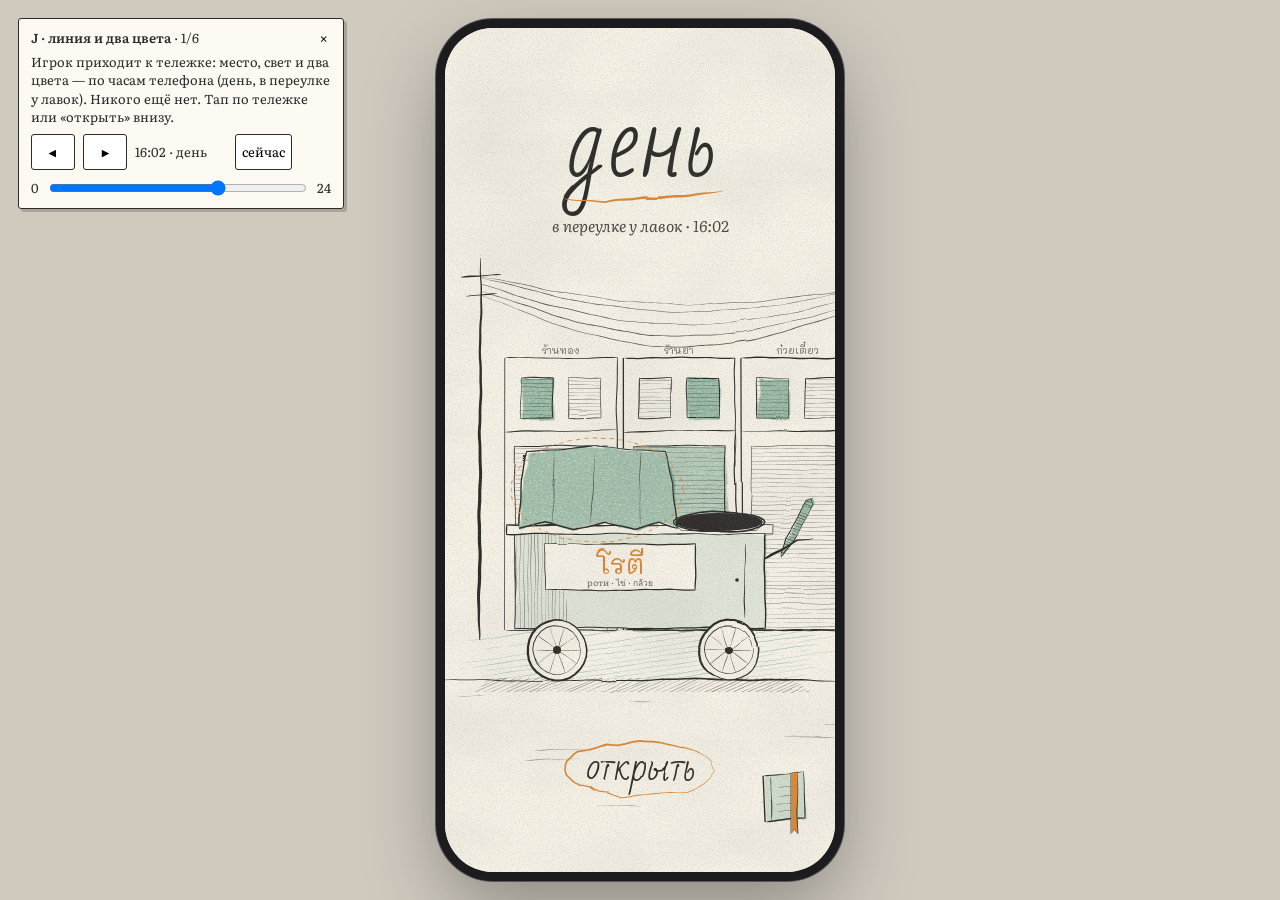
<file: mockups/ui/J/index.html>
<!doctype html>
<html lang="ru">
<head>
<meta charset="utf-8">
<meta name="viewport" content="width=device-width,initial-scale=1,viewport-fit=cover,user-scalable=no">
<meta name="apple-mobile-web-app-capable" content="yes">
<title>Роти · J · линия и два цвета</title>
<link rel="preconnect" href="https://fonts.googleapis.com">
<link rel="preconnect" href="https://fonts.gstatic.com" crossorigin>
<link href="https://fonts.googleapis.com/css2?family=Bad+Script&family=Literata:ital,opsz,wght@0,7..72,400;1,7..72,400&family=Mali:wght@500;600&display=swap" rel="stylesheet">
<style>
html,body{margin:0;height:100%;background:#cfc9be;-webkit-tap-highlight-color:transparent;overscroll-behavior:none;font-family:Literata,Georgia,serif}
#stage{position:fixed;inset:0;display:flex;align-items:center;justify-content:center}
#phone{position:relative;width:390px;height:844px;border-radius:48px;overflow:hidden;background:#F4EFE3;
  box-shadow:0 0 0 9px #1c1c1e,0 0 0 10px #55555a,0 30px 80px rgba(0,0,0,.35);transform-origin:center center}
#g{width:100%;height:100%;display:block;touch-action:none;user-select:none;-webkit-user-select:none}
#rev{position:fixed;left:18px;top:18px;width:300px;font:13px/1.4 Literata,serif;color:#2b2b2b;background:rgba(255,253,247,.94);
  border:1px solid #2b2b2b;border-radius:3px;padding:10px 12px;box-shadow:3px 3px 0 rgba(0,0,0,.18);z-index:5}
#rev b{font-weight:600}
#rev .row{display:flex;align-items:center;gap:8px;margin-top:8px}
#rev button{font:inherit;min-width:44px;min-height:36px;border:1px solid #2b2b2b;background:#fff;border-radius:3px;cursor:pointer}
#rev input[type=range]{flex:1}
#cap{margin-top:6px;min-height:3.9em}
#rev .x{position:absolute;right:6px;top:4px;border:0;background:none;min-width:28px;min-height:28px;font-size:16px}
#chip{display:none;position:fixed;right:10px;top:calc(env(safe-area-inset-top) + 6px);z-index:6;font:13px Literata,serif;
  background:rgba(255,253,247,.9);border:1px solid #333;border-radius:3px;padding:6px 10px}
body.shot #rev,body.shot #chip{display:none}
body.shot #phone{border-radius:0;box-shadow:none}
body.shot #stage{align-items:flex-start;justify-content:flex-start}
@media (max-width:520px){
  #phone{width:100vw;height:100vh;height:100dvh;border-radius:0;box-shadow:none}
  #rev{left:6px;right:6px;top:calc(env(safe-area-inset-top) + 4px);width:auto;font-size:12px;padding:6px 8px;background:rgba(255,253,247,.9)}
  #rev .row{margin-top:4px}
  #cap{min-height:0}
  body.hide #rev{display:none}
  body.hide #chip{display:block}
}
@keyframes fall{0%{transform:translate(40px,-260px) rotate(-30deg);opacity:0}
 15%{opacity:1}45%{transform:translate(-18px,-130px) rotate(12deg)}75%{transform:translate(9px,-38px) rotate(-6deg)}
 100%{transform:translate(0,0) rotate(0deg);opacity:1}}
.heart{animation:fall 4.2s cubic-bezier(.3,.1,.4,1) both}
@keyframes breathe{0%,100%{opacity:.35}50%{opacity:.9}}
.pulse{animation:breathe 2.4s ease-in-out infinite}
</style>
</head>
<body>
<div id="stage"><div id="phone"><svg id="g" viewBox="0 0 390 844" preserveAspectRatio="xMidYMid meet" xmlns="http://www.w3.org/2000/svg"></svg></div></div>
<div id="rev">
  <button class="x" id="hide" title="спрятать">×</button>
  <b>J · линия и два цвета</b> <span id="stn"></span>
  <div id="cap"></div>
  <div class="row"><button id="prev">◀</button><button id="next">▶</button>
    <span id="hl" style="min-width:92px"></span><button id="now">сейчас</button></div>
  <div class="row"><span>0</span><input id="hr" type="range" min="0" max="24" step="0.25"><span>24</span></div>
</div>
<button id="chip">J ◀▶</button>
<script>
'use strict';
const Q=new URLSearchParams(location.search), SHOT=Q.has('shot');
if(SHOT)document.body.classList.add('shot');
const svg=document.getElementById('g');
/* ---------- palettes: two inks per hour + paper + pen ---------- */
const PAL={
 morning:{key:'morning',paper:'#F4EFE3',ink:'#25313B',A:'#94B6D2',B:'#D39834',iron:'#2A3139',dough:'#F6EBD2',name:'утро',place:'у школьных ворот',guest:'школьница с рюкзаком'},
 day:{key:'day',paper:'#F6F2E6',ink:'#2B2A26',A:'#7FB2A0',B:'#DB8838',iron:'#2E2C29',dough:'#F6EAD0',name:'день',place:'в переулке у лавок',guest:'курьер на мопеде'},
 evening:{key:'evening',paper:'#F1E5D0',ink:'#1E2343',A:'#4A559C',B:'#E67A33',iron:'#22243A',dough:'#F4E5C8',name:'вечер',place:'у канала',guest:'женщина после работы'},
 night:{key:'night',paper:'#1B1F2D',ink:'#EEE4CD',A:'#5165AE',B:'#F1BF47',iron:'#0B0D15',dough:'#EBDCB6',name:'ночь',place:'на ночном рынке',guest:'парень из рыбной лавки',dark:true}};
const phaseOf=h=>h>=5&&h<11?'morning':h>=11&&h<17?'day':h>=17&&h<21?'evening':'night';
let P=PAL.morning, BL='multiply';
/* ---------- tiny pen library ---------- */
let R=Math.random,OUT=[],DEFS=[],HITS=[],cid=0,CP='c';
function seed(s){let a=s>>>0;R=()=>{a|=0;a=a+0x6D2B79F5|0;let t=Math.imul(a^a>>>15,1|a);t=t+Math.imul(t^t>>>7,61|t)^t;return((t^t>>>14)>>>0)/4294967296;};}
const j=a=>(R()-.5)*2*a, f=p=>p[0].toFixed(1)+','+p[1].toFixed(1);
const C=c=>P[c]||c;
function resample(pts,step=5){const o=[];for(let i=0;i<pts.length-1;i++){const a=pts[i],b=pts[i+1],d=Math.hypot(b[0]-a[0],b[1]-a[1]),n=Math.max(1,Math.ceil(d/step));for(let k=0;k<n;k++){const t=k/n;o.push([a[0]+(b[0]-a[0])*t,a[1]+(b[1]-a[1])*t]);}}o.push(pts[pts.length-1]);return o;}
function wobble(pts,amp=1){const p1=R()*6.28,p2=R()*6.28,f1=.045+R()*.05,f2=.14+R()*.1;let L=0;return pts.map((p,i)=>{if(i)L+=Math.hypot(p[0]-pts[i-1][0],p[1]-pts[i-1][1]);const a=pts[Math.max(0,i-1)],b=pts[Math.min(pts.length-1,i+1)];let nx=-(b[1]-a[1]),ny=b[0]-a[0];const l=Math.hypot(nx,ny)||1;const o=amp*(Math.sin(L*f1+p1)*.72+Math.sin(L*f2+p2)*.28);return[p[0]+nx/l*o,p[1]+ny/l*o];});}
function ribbon(p,w,taper=.14){const n=p.length;if(n<2)return'';const L=[],Rr=[],ph=R()*6.28,fr=3+R()*4;for(let i=0;i<n;i++){const t=i/(n-1),tp=Math.pow(Math.max(0,Math.min(1,t/taper,(1-t)/taper)),.55),pr=.78+.3*Math.sin(t*fr+ph),ww=w*(.28+.72*tp)*pr/2;const a=p[Math.max(0,i-1)],b=p[Math.min(n-1,i+1)];let nx=-(b[1]-a[1]),ny=b[0]-a[0];const l=Math.hypot(nx,ny)||1;nx/=l;ny/=l;L.push([p[0+i][0]+nx*ww,p[i][1]+ny*ww]);Rr.push([p[i][0]-nx*ww,p[i][1]-ny*ww]);}return'M'+L.map(f).join('L')+'L'+Rr.reverse().map(f).join('L')+'Z';}
function ln(pts,w=1.5,col='ink',o={}){let p=o.raw?pts:resample(pts,o.step||5);p=wobble(p,o.amp??.8);OUT.push(`<path d="${ribbon(p,w,o.taper)}" fill="${C(col)}"${o.op!=null?` opacity="${o.op}"`:''}/>`);}
function closed(pts,w=1.4,col='ink',o={}){let p=resample(pts,5);if(Math.hypot(p[0][0]-p[p.length-1][0],p[0][1]-p[p.length-1][1])<1)p.pop();const n=p.length,s=Math.floor(R()*n),ex=Math.max(2,Math.round(n*(o.over??.07))),q=[];for(let i=0;i<=n+ex;i++)q.push(p[(s+i)%n]);ln(q,w,col,{...o,raw:true,taper:o.taper??.06});}
function dashed(pts,w=1.2,col='ink',o={}){const p=resample(pts,3.5);for(let i=0;i<p.length-2;i+=(o.gap||4))ln(p.slice(i,i+2+(o.len||1)),w,col,{raw:true,amp:.3,op:o.op});}
function fillp(pts,col='paper',op){OUT.push(`<path d="M${pts.map(f).join('L')}Z" fill="${C(col)}"${op!=null?` opacity="${op}"`:''}/>`);}
function wash(pts,col,op=1,o={}){const p=wobble(resample(pts,6),o.amp??1.4),m=o.mis??(col==='A'?[1.3,.9]:col==='B'?[-.9,.6]:[0,0]);OUT.push(`<path d="M${p.map(f).join('L')}Z" fill="${C(col)}" opacity="${op}" transform="translate(${m[0]},${m[1]})" filter="url(#${o.flat?'edge':'riso'})" style="mix-blend-mode:${o.blend||BL}"/>`);}
function clipOf(poly){const id=CP+(cid++);DEFS.push(`<clipPath id="${id}"><path d="M${poly.map(f).join('L')}Z"/></clipPath>`);return id;}
function hatch(poly,ang=45,gap=5,w=.7,col='ink',o={}){const id=clipOf(poly);const xs=poly.map(p=>p[0]),ys=poly.map(p=>p[1]),x0=Math.min(...xs),x1=Math.max(...xs),y0=Math.min(...ys),y1=Math.max(...ys),cx=(x0+x1)/2,cy=(y0+y1)/2,r=Math.hypot(x1-x0,y1-y0)/2+4,a=ang*Math.PI/180,dx=Math.cos(a),dy=Math.sin(a),nx=-dy,ny=dx;const save=OUT;OUT=[];for(let s=-r;s<=r;s+=gap*(.8+R()*.4)){if(o.skip&&R()<o.skip)continue;if(o.fade&&(s+r)/(2*r)<R()*o.fade)continue;const tr=o.trim||0,t0=-r+R()*r*tr,t1=r-R()*r*tr;ln([[cx+nx*s+dx*t0,cy+ny*s+dy*t0],[cx+nx*s+dx*t1,cy+ny*s+dy*t1]],w*(.7+R()*.5),col,{amp:o.amp??.5,step:7,op:o.op,taper:.08});}const inner=OUT.join('');OUT=save;OUT.push(`<g clip-path="url(#${id})">${inner}</g>`);}
function ell(cx,cy,rx,ry,a0=0,a1=6.2832,n){n=n||Math.max(10,Math.round((rx+ry)/2.2));const o=[];for(let i=0;i<=n;i++){const a=a0+(a1-a0)*i/n;o.push([cx+Math.cos(a)*rx,cy+Math.sin(a)*ry]);}return o;}
const rect=(x,y,w,h)=>[[x,y],[x+w,y],[x+w,y+h],[x,y+h],[x,y]];
function rot(pts,cx,cy,deg){const a=deg*Math.PI/180,c=Math.cos(a),s=Math.sin(a);return pts.map(p=>[cx+(p[0]-cx)*c-(p[1]-cy)*s,cy+(p[0]-cx)*s+(p[1]-cy)*c]);}
function txt(x,y,s,size,o={}){OUT.push(`<text x="${x}" y="${y}" font-family="${o.ff||'Bad Script'}" font-size="${size}" fill="${C(o.col||'ink')}" text-anchor="${o.anchor||'middle'}"${o.rot?` transform="rotate(${o.rot} ${x} ${y})"`:''}${o.it?' font-style="italic"':''}${o.op!=null?` opacity="${o.op}"`:''}${o.ls?` letter-spacing="${o.ls}"`:''}>${s}</text>`);}
function dot(x,y,r,col='ink',op){OUT.push(`<circle cx="${x.toFixed(1)}" cy="${y.toFixed(1)}" r="${r}" fill="${C(col)}"${op!=null?` opacity="${op}"`:''}/>`);}
function hit(x,y,w,h,act){HITS.push(`<rect x="${x}" y="${y}" width="${w}" height="${h}" fill="transparent" data-act="${act}" style="cursor:pointer"/>`);}
function limb(pts,w0,w1,col='paper',lw=1.2){const n=pts.length,L=[],Rr=[];for(let i=0;i<n;i++){const p=pts[i],a=pts[Math.max(0,i-1)],b=pts[Math.min(n-1,i+1)];let nx=-(b[1]-a[1]),ny=b[0]-a[0];const l=Math.hypot(nx,ny)||1;nx/=l;ny/=l;const w=(w0+(w1-w0)*i/(n-1))/2;L.push([p[0]+nx*w,p[1]+ny*w]);Rr.push([p[0]-nx*w,p[1]-ny*w]);}const e=pts[n-1],d=pts[n-2],th=Math.atan2(e[1]-d[1],e[0]-d[0]),cap=[];for(let k=1;k<6;k++){const an=th+Math.PI/2-Math.PI*k/6;cap.push([e[0]+Math.cos(an)*w1/2,e[1]+Math.sin(an)*w1/2]);}const poly=[...L,...cap,...Rr.reverse()];fillp(poly,col);closed(poly,lw,'ink',{over:.02});return poly;}
function heartPts(cx,cy,s){const o=[];for(let i=0;i<=40;i++){const t=i/40*6.2832;o.push([cx+s*16*Math.pow(Math.sin(t),3),cy-s*(13*Math.cos(t)-5*Math.cos(2*t)-2*Math.cos(3*t)-Math.cos(4*t))]);}return o;}
function cap(fn){const so=OUT,sd=DEFS;OUT=[];DEFS=[];fn();const s=(DEFS.length?`<defs>${DEFS.join('')}</defs>`:'')+OUT.join('');OUT=so;DEFS=sd;return s;}
function grp(attr,fn){OUT.push(`<g ${attr}>`);fn();OUT.push('</g>');}
/* ---------- clock ---------- */
const MON=['января','февраля','марта','апреля','мая','июня','июля','августа','сентября','октября','ноября','декабря'];
const realHour=()=>{const d=new Date();return d.getHours()+d.getMinutes()/60;};
let HOUR=Q.has('h')?+Q.get('h'):realHour(), manual=Q.has('h');
const hhmm=h=>{const H=Math.floor(h)%24,M=Math.round((h-Math.floor(h))*60)%60;return H+':'+String(M).padStart(2,'0');};
const today=()=>{const d=new Date();return d.getDate()+' '+MON[d.getMonth()];};
/* ---------- paper ---------- */
function paperBg(){OUT.push(`<rect width="390" height="844" fill="${P.paper}"/>`);
 seed(3);for(let i=0;i<26;i++){const x=R()*390,y=R()*844,a=R()*6.28,l=10+R()*30;ln([[x,y],[x+Math.cos(a)*l,y+Math.sin(a)*l*.4]],.45,'ink',{op:P.dark?.08:.06,amp:1.5});}}
function grease(spots){seed(77);for(const[x,y,r]of spots){const pts=ell(x,y,r,r*(.7+R()*.4),0,6.2832,22).map(p=>[p[0]+j(r*.18),p[1]+j(r*.18)]);wash(pts,'B',P.dark?.12:.16,{amp:2});closed(pts,.5,'B',{op:.25});}}
/* ---------- headline: the hour, lettered ---------- */
function headline(big){
 if(big){txt(195,148,P.name,96,{});seed(9);ln([[118,170],[160,174],[230,168],[278,163]],2.4,'B',{amp:1.2});
  txt(195,204,`${P.place} · ${hhmm(HOUR)}`,15.5,{ff:'Literata',it:true,op:.85});}
 else{txt(34,104,P.name,40,{anchor:'start'});txt(36,128,hhmm(HOUR),12.5,{ff:'Literata',it:true,anchor:'start',op:.75});}}
function verb(word,x,y,act,o={}){seed(word.length*13+7);txt(x,y,word,o.size||38,{});const w=(o.size||38)*word.length*.23+14;
 const pts=ell(x,y-11,w,27,-.4,6.0,40).map((p,i)=>[p[0]+j(1.4),p[1]+j(1.4)]);ln(pts,1.7,'B',{amp:1.6,raw:false,taper:.2});
 hit(x-w-8,y-46,2*w+16,64,act);}
function notebookIcon(){seed(61);const x=318,y=748;const pg=[[x,y],[x+40,y-4],[x+42,y+42],[x+2,y+46]];fillp(pg,'paper');wash(pg,'A',.35);closed(pg,1.4);
 ln([[x+7,y+1],[x+9,y+44]],1);for(let k=0;k<4;k++)ln([[x+13,y+12+k*8],[x+35,y+10+k*8]],.6,'ink',{op:.6});
 fillp([[x+28,y-3],[x+34,y-4],[x+35,y+58],[x+31.5,y+53],[x+28,y+58]],'B');closed([[x+28,y-3],[x+34,y-4],[x+35,y+58],[x+31.5,y+53],[x+28,y+58]],.8);
 hit(x-8,y-10,62,70,'book');}
/* ---------- places ---------- */
const G=652;
function ground(){seed(21);ln([[-5,G],[120,G+1],[260,G-1],[395,G+1]],1.6);
 for(let i=0;i<9;i++){const x=R()*390,y=G+14+R()*120;ln([[x,y],[x+20+R()*40,y+j(2)]],.7,'ink',{op:.45});}}
function placeMorning(){seed(11);
 wash([[-10,236],[120,230],[260,238],[400,226],[400,400],[300,392],[160,404],[-10,396]],'A',.3,{amp:7});
 for(let i=0;i<14;i++){const y=410+i*4+j(1),x=R()*300;ln([[x,y],[x+30+R()*60,y]],.6,'A',{op:.8});}
 // sun low in the east, thin ochre
 wash(ell(318,282,22,22),'B',.75);closed(ell(318,282,22,22),1);
 // school building: long, low, gabled
 const b=[[178,430],[400,430],[400,510],[178,510]];fillp(b);closed(b,1.3);
 const roof=[[166,432],[262,380],[288,384],[398,384],[400,432]];fillp(roof);wash(roof,'A',.85);hatch(roof,-62,4.2,.6,'ink',{op:.7,trim:.15});closed(roof,1.5);
 ln([[262,380],[256,370],[264,374]],1.2);
 for(let i=0;i<5;i++){const wx=196+i*40;const w=rect(wx,446,24,30);closed(w,1);hatch(w,90,3.4,.55,'ink',{op:.6});}
 txt(230,424,'โรงเรียน',10,{ff:'Mali',op:.8});
 // fence and gate
 for(let x=-4;x<400;x+=13){ln([[x,516],[x+j(1),604]],1);}
 ln([[-5,528],[395,526]],1.3);ln([[-5,592],[395,590]],1.3);
 for(const gx of[14,330]){const p=rect(gx,460,16,150);fillp(p);closed(p,1.5);hatch(p,90,3,.6,'ink',{op:.7});dot(gx+8,456,7,'ink');}
 // frangipani tree, left
 ln([[44,610],[46,520],[38,470],[22,430]],3.2);ln([[46,522],[70,470],[92,440]],2.4);ln([[40,478],[60,452]],1.6);ln([[70,472],[56,436]],1.6);
 seed(14);for(const[cx,cy]of[[22,420],[92,430],[56,428],[62,446],[100,446],[30,440]]){for(let k=0;k<4;k++){const lx=cx+j(14),ly=cy+j(8),a=R()*6.3;const leaf=[[lx,ly],[lx+Math.cos(a)*16+3,ly+Math.sin(a)*7],[lx+Math.cos(a)*24,ly+Math.sin(a)*10],[lx+Math.cos(a)*15-2,ly+Math.sin(a)*12],[lx,ly]];wash(leaf,'A',.8);closed(leaf,.8);}
  for(let k=0;k<3;k++){const fx=cx+j(12),fy=cy+j(8);for(let q=0;q<5;q++){const a=q*1.256+R()*.3;ln([[fx,fy],[fx+Math.cos(a)*4.5,fy+Math.sin(a)*4.5]],2.3,'ink',{op:.9,amp:.2});}dot(fx,fy,1.6,'B');}}
 ground();}
function placeDay(){seed(12);
 // power pole and the tangle of lines — every Thai street
 ln([[34,G-40],[36,230]],3);ln([[16,250],[56,246]],1.6);ln([[20,268],[52,266]],1.2);
 for(let k=0;k<5;k++){const y0=246+k*5+j(2);const pts=[];for(let i=0;i<=24;i++){const t=i/24;pts.push([36+t*380,y0+Math.sin(t*Math.PI)*(22+k*6)+t*12]);}ln(pts,.8,'ink',{op:.8});}
 // shophouses
 for(let i=0;i<3;i++){const x=60+i*118;const fac=[[x,330],[x+112,330],[x+112,G-50],[x,G-50]];fillp(fac);closed(fac,1.3);
  for(let k=0;k<2;k++){const w=rect(x+16+k*48,350,32,40);closed(w,1);if((i+k)%2===0){wash(w,'A',.85);}hatch(w,0,4,.5,'ink',{op:.6});}
  ln([[x,404],[x+112,402]],1.3);const sh=rect(x+10,418,92,G-50-418);if(i===1)wash(sh,'A',.6);hatch(sh,0,4.5,.55,'ink',{op:.55});closed(sh,1);
  txt(x+56,326,['ร้านทอง','ร้านยา','ก๋วยเตี๋ยว'][i],10,{ff:'Mali',op:.7});}
 // noon: hard sun, short shadows — the sky is just paper
 hatch([[30,G-50],[400,G-50],[400,G],[10,G]],-8,5,.5,'A',{op:.9,trim:.2,skip:.2});
 ground();}
function placeEvening(){seed(13);
 wash([[-10,232],[400,240],[400,410],[-10,404]],'A',.34,{amp:7});
 wash([[-10,372],[400,384],[400,472],[-10,474]],'B',.42,{amp:5});
 // sun on the water line
 wash(ell(52,472,28,28,3.14,6.29),'B',.95);ln(ell(52,472,28,28,3.1,6.33),1.1);
 // far bank: stilt houses
 for(let i=0;i<4;i++){const x=150+i*62,w=50,top=398+j(6);const h=[[x,top],[x+w,top],[x+w,top+34],[x,top+34]];fillp(h);wash(h,'A',.7);closed(h,1.1);
  const r=[[x-6,top+2],[x+w/2,top-20],[x+w+6,top+2]];ln(r,1.3);hatch([[x-4,top+1],[x+w/2,top-18],[x+w+4,top+1]],-40,3.4,.5,'ink',{op:.7});
  for(let k=0;k<4;k++)ln([[x+4+k*14,top+34],[x+4+k*14+j(1),474]],.9);}
 ln([[-5,474],[400,472]],1.2);
 // water
 const wtr=[[-10,474],[400,472],[400,590],[-10,592]];wash(wtr,'A',.62,{amp:2});
 for(let i=0;i<26;i++){const y=480+i*4.3+j(1),x=R()*360;ln([[x,y],[x+16+R()*50,y]],.7,i%3?'ink':'paper',{op:.75});}
 for(let i=0;i<7;i++){const y=482+i*12;ln([[38+j(5)+i,y],[64+j(5)-i,y]],1.8,'B');}
 // long-tail boat
  // embankment
 ln([[-5,592],[400,590]],1.8);for(let x=6;x<400;x+=30)ln([[x,594],[x+2,610]],.8,'ink',{op:.6});ln([[-5,612],[400,610]],1);
 ground();}
function placeNight(){seed(15);
 // moon
 closed(ell(60,262,14,14),1);fillp(ell(66,258,12,12),'paper');
 // stalls, tarps
 for(let i=0;i<3;i++){const x=-20+i*150;const tarp=[[x,380],[x+70,346],[x+140,380],[x+140,392],[x,392]];wash(tarp,'A',.9);hatch(tarp,90,6,.6,'ink',{op:.5});closed(tarp,1.2);
  ln([[x+8,392],[x+8,560]],1.2);ln([[x+132,392],[x+132,560]],1.2);const tb=rect(x+8,520,124,14);closed(tb,1);
  for(let k=0;k<5;k++){dot(x+24+k*22,512,6,'paper');closed(ell(x+24+k*22,512,7,6),.8);}
  // a lamp under each tarp
  OUT.push(`<circle cx="${x+70}" cy="${406}" r="26" fill="${P.B}" opacity=".32" filter="url(#glow)"/>`);dot(x+70,404,4,'B');ln([[x+70,392],[x+70,400]],.8);}
 // string of lights across the sky
 const pts=[];for(let i=0;i<=30;i++){const t=i/30;pts.push([-10+t*410,268+Math.sin(t*Math.PI)*44]);}ln(pts,.8);
 for(let i=2;i<30;i+=2){const p=pts[i];OUT.push(`<circle cx="${p[0]}" cy="${p[1]+6}" r="9" fill="${P.B}" opacity=".45" filter="url(#glow)"/>`);dot(p[0],p[1]+6,2.6,'B');}
 // crowd, a few heads in line only
 seed(16);for(let i=0;i<9;i++){const x=20+i*44+j(8),y=566+j(6);closed(ell(x,y,8,9),.9,'ink',{op:.6});ln([[x-14,y+40],[x-12,y+16],[x,y+11],[x+12,y+16],[x+14,y+40]],.9,'ink',{op:.6});}
 ground();}
const PLACE={morning:placeMorning,day:placeDay,evening:placeEvening,night:placeNight};
/* ---------- the cart ---------- */
function cart(open){seed(31);
 hatch([[44,G-2],[346,G-2],[366,G+12],[30,G+12]],-24,3,.55,'ink',{op:.55});
 if(open){ln([[198,430],[198,292]],2.2);
  const top=[];for(let i=0;i<=30;i++){const t=i/30;top.push([38+t*322,350-70*Math.pow(Math.sin(Math.PI*t),.75)]);}
  const n=7,jn=[];for(let k=0;k<=n;k++)jn.push([38+322*k/n,350+(k%2?2:0)]);
  const bottom=[];for(let k=n;k>0;k--){const a=jn[k],b=jn[k-1];for(let q=0;q<=8;q++){const t=q/8;bottom.push([a[0]+(b[0]-a[0])*t,a[1]+Math.sin(Math.PI*t)*9]);}}
  const can=[...top,...bottom];fillp(can);
  for(let k=0;k<n;k++){if(k%2)continue;const tA=top[Math.round(30*k/n)],tB=top[Math.round(30*(k+1)/n)];const pan=[[198,282],...top.filter(p=>p[0]>=jn[k][0]-1&&p[0]<=jn[k+1][0]+1),jn[k+1],[ (jn[k][0]+jn[k+1][0])/2,jn[k][1]+9],jn[k]];wash(pan,'A',.85);}
  for(let k=1;k<n;k++){const tp=top[Math.round(30*k/n)];ln([[198,282],[tp[0],tp[1]],jn[k]],.9,'ink',{op:.8});}
  closed(can,1.6);dot(198,281,3);}
 else{const sp=rot([[330,520],[350,516],[392,516],[396,520],[392,524],[350,524]],340,520,-62);fillp(sp);wash(sp,'A',.85);hatch(sp,20,3,.5);closed(sp,1.2);}
 // push bar
 ln([[318,532],[352,512],[368,511]],2.4);
 // cabinet
 const body=rect(70,505,250,95);fillp(body);wash(body,'A',.2);hatch(rect(70,505,52,95),90,3.6,.55,'ink',{op:.6,trim:.1});closed(body,1.8);
 ln([[300,515],[300,590]],1);dot(292,552,1.8);
 const sg=rect(100,516,150,46);fillp(sg);closed(sg,1.2);txt(175,546,'โรตี',27,{ff:'Mali',col:'B'});txt(175,558,'роти · ไข่ · กล้วย',8.5,{ff:'Literata',op:.7});
 const slab=rect(62,497,266,9);fillp(slab);closed(slab,1.6);
 // glass case
 const gl=rect(80,428,140,69);fillp(gl);closed(gl,1.5);ln([[82,462],[218,461]],1);
 if(open){seed(33);for(let k=0;k<3;k++){const bx=96+k*9;const ban=[[bx,494],[bx-6,478],[bx+2,470],[bx+4,476],[bx+3,490]];wash(ban,'B',.9);closed(ban,.9);}
  for(let k=0;k<4;k++){const ex=136+k*11,ey=489-(k%2)*3;fillp(ell(ex,ey,5,6.5));closed(ell(ex,ey,5,6.5),.8);}
  const cn=rect(186,470,18,25);fillp(cn);wash(rect(186,476,18,10),'A',.9);closed(cn,1);closed(ell(195,470,9,2.5),.8);
  for(let k=0;k<3;k++){const jx=96+k*34;const jr=rect(jx,440,22,20);closed(jr,.9);wash(rect(jx+2,448,18,11),k===1?'B':'paper',.6);}
  ln([[92,480],[112,436]],.8,'ink',{op:.4});ln([[162,494],[178,466]],.8,'ink',{op:.4});}
 else{const cl=[[74,500],[76,452],[82,424],[150,418],[220,424],[228,456],[232,500],[214,494],[190,502],[160,494],[128,502],[100,494]];fillp(cl);wash(cl,'A',.75);
  for(const x of[110,150,196])ln([[x,424],[x+j(5),496]],.8,'ink',{op:.7});closed(cl,1.4);}
 // tava on the counter
 fillp(ell(274,494,44,9),'iron');closed(ell(274,494,46,10),1.6);ln([[230,497],[236,503],[312,503],[318,497]],1.2);
 if(open){seed(39);for(let k=0;k<3;k++){const x=256+k*16;ln([[x,486],[x-4,474],[x+3,462],[x-2,450]],.8,'ink',{op:.45});}}
 // wheels
 for(const wx of[112,284]){fillp(ell(wx,622,30,30));closed(ell(wx,622,30,30),2.1);closed(ell(wx,622,24,24),.9);for(let k=0;k<10;k++){const a=k*.628;ln([[wx,622],[wx+Math.cos(a)*24,622+Math.sin(a)*24]],.6,'ink',{op:.8});}dot(wx,622,4);}
}
/* ---------- people ---------- */
function person(cx,feet,H,o){seed(o.seed||5);
 const ch=o.child,hr=H*(ch?.115:.082),hy=feet-H+hr,shY=hy+hr+H*.04,hipY=shY+H*(ch?.28:.31),sw=H*(ch?.1:.11),hw=sw*.85,lw=H*.042;
 const hem=o.bottom==='skirt'?hipY+(feet-hipY)*.42:o.bottom==='shorts'?hipY+(feet-hipY)*.3:feet-5;
 for(const s of[-1,1]){const lx=cx+s*hw*.45;limb([[lx,hipY+4],[lx+s*1,feet-3]],lw,lw*.85,'paper',1.1);fillp(ell(lx+s*3-2,feet-1,lw*.95,3.4),'ink');}
 if(ch){for(const s of[-1,1]){const lx=cx+s*hw*.45;ln([[lx-lw/2,feet-12],[lx+lw/2,feet-12]],.8);}}
 if(o.bag==='backpack'){const bp=[[cx-sw-12,shY+4],[cx-sw+4,shY],[cx-sw+6,hipY-2],[cx-sw-14,hipY-4]];fillp(bp);wash(bp,'A',.95);hatch(bp,80,3,.5);closed(bp,1.2);}
 const bt=[[cx-hw,hipY],[cx+hw,hipY],[cx+hw*(o.bottom==='skirt'?1.32:1.08),hem],[cx-hw*(o.bottom==='skirt'?1.32:1.08),hem]];
 if(o.bottom==='pants'){for(const s of[-1,1]){const lx=cx+s*hw*.45;limb([[lx,hipY],[lx+s*1,feet-4]],hw*1.05,lw*1.4,'paper',1.2);hatch([[lx-hw*.55,hipY],[lx+hw*.55,hipY],[lx+lw,feet-4],[lx-lw,feet-4]],75,3.2,.5,'ink',{op:.6});}}
 else{fillp(bt);wash(bt,'A',.9);if(o.bottom==='skirt')for(let k=1;k<4;k++)ln([[cx-hw+k*hw/2,hipY+2],[cx-hw*1.32+k*hw*.66,hem-1]],.6,'ink',{op:.6});closed(bt,1.2);}
 const tor=[[cx-sw,shY],[cx+sw,shY],[cx+hw*1.02,hipY+2],[cx-hw*1.02,hipY+2]];fillp(tor);if(o.top)wash(tor,o.top,.55);closed(tor,1.3);
 ln([[cx-5,shY+1],[cx,shY+8],[cx+5,shY+1]],.9);
 if(o.bag==='backpack'){ln([[cx-sw+4,shY+1],[cx-sw+7,hipY-6]],1.4);ln([[cx+sw-4,shY+1],[cx+sw-7,hipY-6]],1.4);}
 if(o.bag==='tote'){ln([[cx+sw-4,shY+1],[cx+sw+10,hipY+4]],1.1);const tb=[[cx+sw+2,hipY],[cx+sw+24,hipY-2],[cx+sw+26,hipY+28],[cx+sw+4,hipY+30]];fillp(tb);wash(tb,'A',.85);closed(tb,1.1);}
 // arms
 if(!o.noArms){limb([[cx-sw+1,shY+3],[cx-sw-5,shY+H*.15],[cx-sw-3,hipY+H*.04]],lw*1.25,lw*1.05);
 if(o.point)limb([[cx+sw-1,shY+3],[cx+sw+12,shY+H*.1],[cx+sw+24,shY-H*.04]],lw*1.25,lw*1.1);
 else limb([[cx+sw-1,shY+3],[cx+sw+5,shY+H*.15],[cx+sw+3,hipY+H*.04]],lw*1.25,lw*1.05);}
 if(!o.point&&o.bag!=='tote')0;
 // head
 fillp(ell(cx,hy,hr,hr*1.06));closed(ell(cx,hy,hr,hr*1.06),1.3);
 const hairBob=(lo)=>{const top=ell(cx,hy-hr*.06,hr*1.14,hr*1.14,Math.PI*1.02,Math.PI*1.98,18);return[[cx-hr*1.16,hy+hr*lo],...top,[cx+hr*1.16,hy+hr*lo],[cx+hr*.8,hy+hr*lo-2],[cx+hr*.78,hy-hr*.25],[cx-hr*.7,hy-hr*.32],[cx-hr*.8,hy+hr*lo-2]];};
 if(o.hair==='bob'||o.hair==='long'){const hp=hairBob(o.hair==='long'?1.6:.62);fillp(hp,'paper');hatch(hp,68,2.1,.6);closed(hp,1.2);if(o.hair==='long')ln([[cx+hr*.9,hy-hr*.2],[cx+hr*1.4,hy+hr*.3],[cx+hr*1.3,hy+hr*1.9]],1.8);}
 if(o.hair==='helmet'){const hp=[...ell(cx,hy-hr*.1,hr*1.28,hr*1.25,Math.PI*1.0,Math.PI*2,20),[cx+hr*1.3,hy+hr*.2],[cx-hr*1.3,hy+hr*.2]];fillp(hp);wash(hp,'A',.95);closed(hp,1.4);ln([[cx-hr*1.25,hy-hr*.1],[cx+hr*1.25,hy-hr*.12]],1);ln([[cx-hr*1.1,hy+hr*.2],[cx-hr*.6,hy+hr*1.05],[cx,hy+hr*1.1]],.7);}
 if(o.hair==='cap'){const hp=[...ell(cx,hy-hr*.15,hr*1.08,hr*1.0,Math.PI*1.0,Math.PI*2,16)];fillp(hp);wash(hp,'A',.9);closed(hp,1.2);ln([[cx-hr*1.05,hy-hr*.15],[cx-hr*1.9,hy-hr*.05]],2);ln([[cx+hr*.9,hy+hr*.1],[cx+hr*.9,hy+hr*.5]],1.5);}
 // face — closed happy eyes for kids, open for adults
 const ey=hy+hr*.18,es=hr/14;if(o.happy){for(const s of[-1,1])ln([[cx+s*hr*.46-2.5*es,ey+es],[cx+s*hr*.46,ey-1.5*es],[cx+s*hr*.46+2.5*es,ey+es]],Math.max(1,es*.8));ln([[cx-4*es,hy+hr*.52],[cx,hy+hr*.68],[cx+4*es,hy+hr*.52]],Math.max(.9,es*.7));}else{dot(cx-hr*.4,ey,1.3);dot(cx+hr*.4,ey,1.3);}
 if(!o.happy)ln([[cx-2.5,hy+hr*.55],[cx,hy+hr*.66],[cx+2.5,hy+hr*.55]],.9);dot(cx-hr*.62,hy+hr*.45,2.2*Math.max(1,hr/16),'B',.55);dot(cx+hr*.62,hy+hr*.45,2.2*Math.max(1,hr/16),'B',.55);
}
function aunt(sx){seed(51);const sy=612;
 // plastic stool
 const st=ell(sx,sy+3,24,5);fillp(st);wash(st,'A',.9);closed(st,1.2);for(const d of[-19,-6,8,20])ln([[sx+d*.95,sy+6],[sx+d,G+2]],1.3);ln([[sx-19,632],[sx+20,632]],.8);
 // sarong over the lap and shins
 const sar=[[sx+16,568],[sx+24,612],[sx-18,616],[sx-16,640],[sx-46,642],[sx-44,600],[sx-8,594],[sx-12,570]];fillp(sar);wash(sar,'A',.8);hatch(sar,-8,5.2,.55,'ink',{op:.7});closed(sar,1.3);
 limb([[sx-38,640],[sx-38,G-3]],7,6);fillp(ell(sx-42,G-1,7,3),'ink');limb([[sx-24,640],[sx-23,G-3]],7,6);fillp(ell(sx-27,G-1,7,3),'ink');
 // blouse
 const bl=[[sx-12,526],[sx+14,522],[sx+22,574],[sx-14,576],[sx-18,548]];fillp(bl);wash(bl,'A',.3);seed(52);for(let k=0;k<12;k++)dot(sx-12+R()*28,530+R()*42,1.1,'A');closed(bl,1.3);
 // other arm resting on the knee
 limb([[sx+10,530],[sx+4,566],[sx-22,598]],8,7);
 // demonstrating arm: palm flat, pressing down — she shows, doesn't tell
 limb([[sx-8,530],[sx-24,560],[sx-50,554]],8.5,9);
 const palm=[[sx-48,548],[sx-66,550],[sx-72,556],[sx-62,560],[sx-48,561]];fillp(palm);closed(palm,1.1);
 closed(ell(sx-44,555,2.4,6),1,'ink');closed(ell(sx-40,555,2.4,6.4),1,'ink');
 for(let k=0;k<3;k++)ln([[sx-70+k*9,536-k],[sx-70+k*9,544-k]],.9,'B');
 // head in profile, facing the child
 const hx=sx-2,hy=504;fillp(ell(hx,hy,14,15));closed([[hx-6,hy-14],[hx-13,hy-6],[hx-17,hy+1],[hx-13,hy+3],[hx-14,hy+9],[hx-8,hy+15],[hx+4,hy+15],[hx+13,hy+6],[hx+12,hy-9],[hx+2,hy-15],[hx-6,hy-14]],1.3);
 const hair=[[hx-10,hy-10],[hx-2,hy-16],[hx+10,hy-12],[hx+14,hy-2],[hx+12,hy+6],[hx+4,hy-4],[hx-6,hy-6]];fillp(hair);hatch(hair,30,2.8,.5,'ink',{op:.7});closed(hair,1);
 fillp(ell(hx+15,hy-12,7,7));hatch(ell(hx+15,hy-12,7,7),30,2.4,.5,'ink',{op:.7});closed(ell(hx+15,hy-12,7,7),1);
 ln([[hx-12,hy-2],[hx-8,hy-3]],.9);ln([[hx-13,hy+8],[hx-9,hy+9]],.8);ln([[hx-6,hy+1],[hx-3,hy+4]],.6,'ink',{op:.6});
 closed(ell(hx+3,hy+13,3.4,3.8),1.5,'B');ln([[hx-8,hy+15],[hx-6,hy+22]],1);ln([[hx+5,hy+14],[hx+6,hy+20]],1);
}
/* ---------- food ---------- */
function softSquare(cx,cy,h,ang,amp,n=56){const pts=[];for(let i=0;i<n;i++){const a=i/n*6.2832,c=Math.cos(a),si=Math.sin(a),r=h/Math.pow(Math.pow(Math.abs(c),4)+Math.pow(Math.abs(si),4),.25),rr=r*(1+j(amp));pts.push([cx+c*rr,cy+si*rr]);}pts.push(pts[0]);return rot(pts,cx,cy,ang);}
function rotiSquare(cx,cy,s,ang,done,o={}){seed(o.seed||88);const h=s/2,big=s>70;
 const base=softSquare(cx,cy,h,ang,big?(o.rawTop?.035:.022):.03,big?90:56);
 if(o.oil){wash(softSquare(cx,cy,h+6,ang,.06),'B',.14,{mis:[0,0],blend:'screen'});seed(87);for(let i=0;i<26;i++){const a=R()*6.28,p=softSquare(cx,cy,h+9+R()*8,ang,0,8)[Math.floor(R()*8)];const x=cx+Math.cos(a)*(h+6+R()*14)*1.05,y=cy+Math.sin(a)*(h+6+R()*14)*1.05;dot(x,y,.8+R()*.6,'B',.8);}}
 fillp(base,'dough');
 if(o.rawTop){wash(base,'B',.14,{blend:'multiply',mis:[0,0]});const k=Math.min(1,done);
  seed(89);closed(softSquare(cx,cy,h-2-k*2,ang,.03,80),2+k*5,'B',{op:.25+k*.5,amp:1.6});
  seed(92);const nb=Math.round(5+k*20);for(let i=0;i<nb;i++){const x=cx+j(h*.68),y=cy+j(h*.68),r=1.6+R()*3.2*(.5+k);closed(ell(x,y,r,r*.8,0,6.28,10),.6,'#6b4317',{op:.5});dot(x-r*.3,y-r*.35,r*.35,'#FFFDF5',.8);}}
 else{wash(base,'B',.2+done*.45,{blend:'multiply',mis:[0,0]});
  seed(90);const n=Math.round((big?30:10)*Math.min(1,done+.2));for(let i=0;i<n;i++){const x=cx+j(h*.8),y=cy+j(h*.8),r=(big?2:1)+R()*(big?6:2.5)*done,sp=rot(ell(x,y,r,r*(.5+R()*.4),0,6.28,9),x,y,R()*180);wash(sp,'B',.45+done*.4,{blend:'multiply',flat:1,mis:[0,0]});if(done>.55&&R()<.45)dot(x+j(r*.4),y+j(r*.4),.6+R()*.9,'#5a3412',.6);}
  if(big){seed(91);closed(softSquare(cx,cy,h-3,ang,.015),5,'B',{op:.35+done*.3});}}
 if(!o.flat&&big){seed(93);const q=h*.62,arms=[[[cx-q,cy+j(3)],[cx-4,cy+2]],[[cx+4,cy-2],[cx+q,cy+j(3)]],[[cx+j(3),cy-q],[cx+2,cy-4]],[[cx-2,cy+4],[cx+j(3),cy+q]]];
  for(const L of arms){const r=rot(L,cx,cy,ang);ln(r,1.3,'#7a4a18',{op:.5,amp:1.4});ln(r.map(p=>[p[0]+2,p[1]+2]),1.1,'#FFFBF0',{op:.6,amp:1.4});}
  seed(96);for(let k=0;k<4;k++){const a=k*Math.PI/2+.78+ang*Math.PI/180,x=cx+Math.cos(a)*h*.35,y=cy+Math.sin(a)*h*.35;wash(ell(x,y,h*.2,h*.12,0,6.28,14),'B',.13,{blend:'multiply',mis:[0,0],flat:1});}}
 if(big){seed(94);for(let i=0;i<6;i++){const x=cx+j(h*.6),y=cy+j(h*.6);ln([[x,y],[x+7+R()*12,y-2-R()*4]],1.8,'#FFFDF5',{op:.55});}}
 closed(base,.9+done*1.1,done>.5?'#4a2c10':'ink',{op:.85,amp:1});}
function drizzle(cx,cy,s){const pts=[],N=8;for(let k=0;k<N;k++){seed(330+k);const y0=cy-s*.46+k*s*.88/(N-1)+j(7),dir=k%2?-1:1,x0=cx-dir*s*(.36+R()*.18),x1=cx+dir*s*(.36+R()*.18),sl=s*(.1+R()*.14),sag=j(9);for(let i=0;i<=10;i++){const u=i/10;pts.push([x0+(x1-x0)*u,y0+u*sl+Math.sin(u*Math.PI)*sag]);}}
 seed(301);ln(pts,6,'#5a3a1a',{amp:1.4,op:.32,taper:.03,step:4});seed(301);ln(pts,3.8,'#FFFCF2',{amp:1.4,taper:.03,step:4});
 seed(305);for(let k=0;k<N;k+=2){const p=pts[k*11+10]||pts[pts.length-1];fillp(ell(p[0]+j(3),p[1]+4,3.2,2.4),'#FFFCF2');closed(ell(p[0]+j(3),p[1]+4,3.2,2.4),.5,'#5a3a1a',{op:.3});}
 seed(306);for(let i=0;i<50;i++)dot(cx+j(s*.5),cy+j(s*.5),.7,'#FFFCF2',.9);}
function cutRoti(cx,cy,s,done){rotiSquare(cx,cy,s,2,done,{flat:true,seed:121});seed(122);const h=s/2;
 for(const t of[-1/6,1/6]){const v=rot([[cx+t*s+j(2),cy-h+4],[cx+t*s+j(2),cy+h-4]],cx,cy,2),hz=rot([[cx-h+4,cy+t*s+j(2)],[cx+h-4,cy+t*s+j(2)]],cx,cy,2);
  for(const L of[v,hz]){ln(L,1.5,'#4a2c10',{op:.7,amp:.6});ln(L.map(p=>[p[0]+1.6,p[1]+1.6]),.8,'#FFFBF0',{op:.6,amp:.6});}}
 if(s>60)drizzle(cx,cy,s);else{seed(307);ln([[cx-h*.7,cy-h*.5],[cx+h*.6,cy-h*.2],[cx-h*.6,cy+h*.1],[cx+h*.7,cy+h*.5]],1.6,'#FFFCF2',{amp:.6});}}
function bubble(cx,cy,rx,ry,tail){seed(70);const pts=[];for(let i=0;i<=60;i++){const a=i/60*6.2832;const m=1+.07*Math.abs(Math.sin(a*4.5));pts.push([cx+Math.cos(a)*rx*m,cy+Math.sin(a)*ry*m]);}
 fillp(pts);closed(pts,1.3);for(const[x,y,r]of tail){fillp(ell(x,y,r,r));closed(ell(x,y,r,r),1);}}
function handFlat(x,y,dir,o={}){seed(o.seed||570);const fl=[];for(let k=0;k<4;k++){const bx=x-7+k*4.8,by=y+5;limb([[bx,by],[bx+dir*(1+k*.8)+j(1),by+15+(k===1||k===2?3:0)]],5.2,4.4,o.col||'paper',.9);}
 limb([[x-dir*9,y-2],[x-dir*17,y+9]],5.6,4.6,o.col||'paper',.9);const pm=ell(x,y,12.5,10.5);fillp(pm,o.col||'paper');closed(pm,1.1);
 if(o.bracelet){closed(ell(x,y-13,9.5,3.2),1.1);closed(ell(x+1,y-9.5,9.5,3),.8);}}
function auntTop(mode){seed(560);const cx=195,E=238;
 const bl=[[cx-96,E],[cx-84,166],[cx-46,146],[cx+46,146],[cx+84,166],[cx+96,E]];fillp(bl);wash(bl,'A',.4);seed(561);for(let k=0;k<46;k++){const x=cx-84+R()*168,y=156+R()*78;if(inPoly([x,y],bl))dot(x,y,1.3,'A',.95);}closed(bl,1.4);
 fillp([[cx-11,118],[cx+11,118],[cx+13,150],[cx-13,150]]);ln([[cx-11,120],[cx-12,146]],1);ln([[cx+11,120],[cx+12,146]],1);ln([[cx-24,147],[cx,166],[cx+24,147]],1.1);
 const hd=ell(cx,96,26,30);fillp(hd);closed(hd,1.4);
 const hair=[[cx-27,98],...ell(cx,92,28,31,Math.PI*1.03,Math.PI*1.97,18),[cx+27,98],[cx+20,80],[cx+4,72],[cx-14,76],[cx-22,86]];fillp(hair);hatch(hair,25,2.6,.5,'ink',{op:.55});closed(hair,1.2);
 const bun=ell(cx+2,58,13,10);fillp(bun);hatch(bun,25,2.4,.5,'ink',{op:.55});closed(bun,1.1);
 ln([[cx-15,99],[cx-10,95],[cx-5,99]],1.1);ln([[cx+5,99],[cx+10,95],[cx+15,99]],1.1);ln([[cx-19,100],[cx-22,104]],.6,'ink',{op:.6});ln([[cx+19,100],[cx+22,104]],.6,'ink',{op:.6});
 ln([[cx,101],[cx-2,110],[cx+2,111]],.9);ln([[cx-8,116],[cx,119],[cx+8,116]],1);dot(cx-15,109,2.6,'B',.5);dot(cx+15,109,2.6,'B',.5);
 closed(ell(cx-27,112,3.6,4.4),1.5,'B');closed(ell(cx+27,112,3.6,4.4),1.5,'B');
 if(mode==='pull'){limb([[cx-80,168],[cx-104,222],[cx-122,268]],19,15);limb([[cx+80,168],[cx+104,222],[cx+122,268]],19,15);
  seed(575);const sh=[];for(let i=0;i<=40;i++){const a=i/40*6.2832;sh.push([cx+Math.cos(a)*(112+6*Math.sin(a*3)),284+Math.sin(a)*24]);}fillp(sh,'dough');wash(sh,'B',.22,{blend:'multiply',mis:[0,0]});closed(sh,1,'#5a3a1a',{op:.8});
  handFlat(cx-122,280,-1,{bracelet:true,seed:571});handFlat(cx+122,280,1,{seed:572});
  seed(576);for(const d of[-1,1]){ln([[cx+d*150,262],[cx+d*172,258],[cx+d*184,266]],1.3,'A');ln([[cx+d*178,258],[cx+d*185,266],[cx+d*176,270]],1.3,'A');ln([[cx+d*152,300],[cx+d*170,302]],.9,'A',{op:.7});}}
 else{limb([[cx-80,168],[cx-98,214],[cx-104,236]],19,17);limb([[cx+80,168],[cx+116,214],[cx+136,256]],19,15);
  seed(580);ln([[cx+138,268],[cx+118,300],[cx+96,320]],3,'#7a4a18');const bl2=rot(rect(cx+64,314,40,24),cx+84,326,-28);fillp(bl2,'#c9ccd1');closed(bl2,1.2);
  handFlat(cx+138,262,1,{seed:581});closed(ell(cx+138,249,9.5,3.2),1.1);
  seed(582);const arc=ell(cx+10,330,92,46,Math.PI*1.05,Math.PI*1.85,24);dashed(arc,1.4,'A',{gap:3});const e=arc[arc.length-1];ln([[e[0]-10,e[1]-4],[e[0],e[1]],[e[0]-3,e[1]+10]],1.4,'A');}}
function guestTop(){const g=GUEST[P.key],cx=195,E=238,ch=!!g.child;seed(g.seed+700);
 const sw=ch?62:84,sy=ch?168:158,hr=ch?30:25,hy=ch?112:100;

 if(g.hair==='long'){const bk=[[cx-hr*1.1,hy-6],[cx-hr*1.25,sy+16],[cx+hr*1.25,sy+16],[cx+hr*1.1,hy-6]];fillp(bk);hatch(bk,70,2.2,.6);closed(bk,1.1);}
 const bl=[[cx-sw-2,E],...ell(cx-sw+30,sy+32,32,32,Math.PI*1.02,Math.PI*1.5,10),...ell(cx+sw-30,sy+32,32,32,Math.PI*1.5,Math.PI*1.98,10),[cx+sw+2,E]];fillp(bl);if(g.top)wash(bl,g.top,.6);closed(bl,1.4);
 if(g.bag==='backpack'){ln([[cx-sw*.5,sy+2],[cx-sw*.55,E]],2.2);ln([[cx+sw*.5,sy+2],[cx+sw*.55,E]],2.2);}
 if(g.bag==='tote'){ln([[cx+sw*.4,sy+1],[cx-sw*.2,E]],2);}
 if(g.hair==='helmet'||g.hair==='cap')0;
 fillp([[cx-9,hy+hr-4],[cx+9,hy+hr-4],[cx+10,sy+4],[cx-10,sy+4]]);ln([[cx-9,hy+hr-2],[cx-10,sy+2]],1);ln([[cx+9,hy+hr-2],[cx+10,sy+2]],1);
 if(ch)ln([[cx-18,sy+1],[cx,sy+14],[cx+18,sy+1]],1.1);else ln([[cx-16,sy+1],[cx,sy+20],[cx+16,sy+1]],1.1);
 const hd=ell(cx,hy,hr,hr*1.1);fillp(hd);closed(hd,1.4);
 if(g.hair==='bob'||g.hair==='long'){const hp=[[cx-hr*1.12,hy+hr*(g.hair==='bob'?.6:.9)],...ell(cx,hy-2,hr*1.13,hr*1.16,Math.PI*1.02,Math.PI*1.98,18),[cx+hr*1.12,hy+hr*(g.hair==='bob'?.6:.9)],[cx+hr*.86,hy+hr*.5],[cx+hr*.8,hy-hr*.3],[cx-hr*.74,hy-hr*.36],[cx-hr*.86,hy+hr*.5]];fillp(hp);hatch(hp,68,2.2,.6);closed(hp,1.2);}
 if(g.hair==='helmet'){const hp=[...ell(cx,hy-4,hr*1.3,hr*1.28,Math.PI,Math.PI*2,20),[cx+hr*1.3,hy+4],[cx-hr*1.3,hy+4]];fillp(hp);wash(hp,'A',.95);closed(hp,1.4);ln([[cx-hr*1.2,hy-8],[cx+hr*1.2,hy-8]],1);}
 if(g.hair==='cap'){const hp=ell(cx,hy-8,hr*1.08,hr*.95,Math.PI,Math.PI*2,16);fillp(hp);wash(hp,'A',.9);closed(hp,1.2);ln([[cx-hr*1.1,hy-6],[cx+hr*1.3,hy-4],[cx+hr*1.6,hy+2]],2.2);}
 const ey=hy+4;for(const d of[-1,1])ln([[cx+d*hr*.42-4,ey+1.5],[cx+d*hr*.42,ey-2.5],[cx+d*hr*.42+4,ey+1.5]],1.2);
 ln([[cx-6,hy+hr*.5],[cx,hy+hr*.7],[cx+6,hy+hr*.5]],1.1);dot(cx-hr*.6,hy+hr*.38,3,'B',.5);dot(cx+hr*.6,hy+hr*.38,3,'B',.5);
 for(const d of[-1,1])ln([[cx+d*(sw-16),sy+44],[cx+d*(sw-20),E-4]],.9,'ink',{op:.7});handFlat(146,250,-1,{seed:731});handFlat(244,250,1,{seed:732});}
/* ---------- states ---------- */
const GUEST={morning:{child:true,H:142,bottom:'skirt',hair:'bob',bag:'backpack',seed:41},
 day:{H:178,bottom:'pants',hair:'helmet',top:'A',seed:42},
 evening:{H:172,bottom:'skirt',hair:'long',bag:'tote',seed:43},
 night:{H:176,bottom:'pants',hair:'cap',seed:44}};
function s1(){PLACE[P.key]();cart(false);headline(true);
 OUT.push('<g class="pulse">');seed(5);dashed(ell(152,462,86,52),1.2,'B',{gap:3});OUT.push('</g>');
 hit(60,280,280,380,'open');verb('открыть',195,752,'open');notebookIcon();}
function s2(){PLACE[P.key]();cart(true);headline(true);
 const g=GUEST[P.key];person(70,G+6,g.H,{...g,point:true});aunt(330);
 bubble(118,404,58,38,[[96,452,6],[86,468,3.8]]);rotiSquare(118,402,44,-8,.55,{flat:true});
 seed(71);for(let i=0;i<3;i++){fillp(ell(108+i*11,394+i*4,4.5,4.5),'dough');wash(ell(108+i*11,394+i*4,4.5,4.5),'B',.95,{flat:1});closed(ell(108+i*11,394+i*4,4.5,4.5),.7);}
 hit(56,362,128,96,'order');verb('к тесту',195,760,'order',{size:36});notebookIcon();}
function table(){seed(301);const t=[[-5,240],[395,236],[395,850],[-5,850]];wash(t,'A',P.dark?.22:.18,{amp:1});
 hatch([[0,244],[390,240],[390,844],[0,844]],-2,6.5,.45,'ink',{op:P.dark?.22:.28,trim:.35,skip:.15});
 ln([[-5,238],[395,234]],2.4);ln([[-5,246],[395,243]],.8);
 grease([[70,700,22],[300,420,16],[120,360,10],[340,640,12],[230,780,9]]);}
let dough=null;
function initDough(){seed(400);dough=[];const n=48;for(let i=0;i<n;i++){const a=i/n*6.2832;const r=62*(1+.06*Math.sin(a*3+1)+j(.02));dough.push([195+Math.cos(a)*r,560+Math.sin(a)*r*.96]);}}
function area(p){let s=0;for(let i=0;i<p.length;i++){const a=p[i],b=p[(i+1)%p.length];s+=a[0]*b[1]-b[0]*a[1];}return Math.abs(s/2);}
function drawDough(){const A0=Math.PI*62*62,k=Math.sqrt(A0/area(dough)),pts=[...dough,dough[0]];
 const cx=dough.reduce((s,p)=>s+p[0],0)/dough.length,cy=dough.reduce((s,p)=>s+p[1],0)/dough.length;
 seed(401);wash(pts.map(p=>[cx+(p[0]-cx)*1.06,cy+(p[1]-cy)*1.06]),'B',.14,{mis:[0,0],amp:2});
 fillp(pts,'dough');wash(pts,'B',Math.min(.4,.34*k),{blend:'multiply',mis:[0,0],amp:.6});
 seed(402);ln(pts.map(p=>[cx+(p[0]-cx)*.93,cy+(p[1]-cy)*.93]),4,'#FFFBF0',{op:.45,amp:.8});
 seed(403);for(let i=0;i<7;i++){const a=R()*6.28,r=R()*30;const x=cx+Math.cos(a)*r,y=cy+Math.sin(a)*r;ln([[x,y],[x+6+R()*14,y-2-R()*5]],2,'#FFFDF5',{op:.6});}
 for(let i=0;i<3;i++){const a=R()*6.28;ln([[cx+Math.cos(a)*20,cy+Math.sin(a)*18],[cx+Math.cos(a+.5)*34,cy+Math.sin(a+.5)*30]],.7,'#7a4a18',{op:.3});}
 closed(pts,1.2,'#5a3a1a',{amp:.5,op:.9});}
function s3(){table();headline(false);
 // oil cup + dough balls resting under film
 seed(310);fillp(ell(342,370,24,18));wash(ell(342,370,20,14),'B',.5);closed(ell(342,370,24,18),1.3);closed(ell(342,370,20,14),.7);ln([[330,362],[350,380]],1.8,'ink',{op:.7});
 for(const[x,y]of[[44,372],[78,386],[52,404]]){fillp(ell(x,y,18,15),'dough');wash(ell(x,y,18,15),'B',.35,{blend:'multiply'});closed(ell(x,y,18,15),1.1);dot(x-5,y-5,3,'#FFFDF5',.7);}
 auntTop('pull');
 // tava peeking at the thumb corner
 seed(330);fillp(ell(372,828,128,128),'iron');closed(ell(372,828,128,128),2.2);closed(ell(372,828,112,112),.8,'paper',{op:.35});
 seed(331);dashed([[230,660],[262,700],[296,724]],1.3,'B',{gap:3});
 txt(232,810,'на таву',36,{anchor:'end'});hit(220,700,170,140,'tava');
 OUT.push('<g id="dyn"></g>');}
let done=0,side=1,side1=0,flipT=0,timer=null;
function drawTava(){const cx=195,cy=520;
 const sc=flipT?Math.abs(Math.cos(flipT*Math.PI)):1;OUT.push(`<g transform="translate(${cx} ${cy}) scale(1 ${sc.toFixed(3)}) translate(${-cx} ${-cy})">`);
 rotiSquare(cx,cy,176,-4,side===1?done:side1,{seed:91,rawTop:side===1,oil:true});
 if(side===2){seed(95);const h=88;for(let i=0;i<4;i++){const c=rot([[cx-h,cy-h],[cx+h,cy-h],[cx+h,cy+h],[cx-h,cy+h]],cx,cy,-4);ln([c[i],c[(i+1)%4]],1+done*2.4,'#3a210b',{op:.25+done*.5});}}
 OUT.push('</g>');
 // steam: long soft strands in the cool ink
 if(done>.2){seed(97);for(let k=0;k<3;k++){const x=160+k*36,pts=[];for(let i=0;i<=14;i++){const t=i/14;pts.push([x+Math.sin(t*5+k)*8*t,424-t*90]);}OUT.push(`<g opacity="${Math.min(.8,(done-.2)*1.6).toFixed(2)}">`);ln(pts,1.1,'A',{taper:.4});OUT.push('</g>');}}
 // two notebook ticks: side one, side two
 seed(98);for(let k=0;k<2;k++){const v=k===0?(side===1?done:side1):(side===2?done:0);const b=rect(170+k*34,716,22,22);fillp(b,'paper');wash(b,'B',Math.min(1,v),{mis:[0,0]});closed(b,1.1);}
 const ready=done>=.62,word=ready?(side===1?'перевернуть':'на стол'):done<.33?'ещё…':'почти';
 seed(99);txt(195,790,word,ready?38:32,{op:ready?1:.6});
 if(ready){const w=word.length*10+18;ln(ell(195,778,w,26,-.4,6.0,40),1.7,'B',{amp:1.6});}}
function s4(){seed(500);table();headline(false);auntTop('flip');const cx=195,cy=520;
 const r=172;OUT.push(`<circle cx="${cx}" cy="${cy}" r="${r}" fill="${P.iron}"/>`);
 seed(501);for(let k=0;k<9;k++){const rr=40+k*15+j(4);ln(ell(cx,cy,rr,rr,R()*6,R()*6+1.2+R(),30),.6,P.dark?'#3a4060':'#8a8f98',{op:.35});}
 for(let k=0;k<40;k++){const a=R()*6.28,rr=R()*160;dot(cx+Math.cos(a)*rr,cy+Math.sin(a)*rr,.9,'B',.55);}
 closed(ell(cx,cy,r,r),2.6);closed(ell(cx,cy,r-7,r-7),.8,P.dark?'#3a4060':'#8a8f98',{op:.6});
 OUT.push('<g id="dyn"></g>');hit(cx-110,cy-110,220,220,'flip');hit(120,740,150,70,'flip');}
let card=0;
function cardArt(x,y,w,h,ang){seed(600);OUT.push(`<g transform="rotate(${ang} ${x+w/2} ${y+h/2})">`);
 const dk=[];const pts=[[x,y],[x+w,y],[x+w,y+h],[x,y+h],[x,y]];for(const p of resample(pts,4))dk.push([p[0]+j(1.6),p[1]+j(1.6)]);
 fillp(dk.map(p=>[p[0]+5,p[1]+6]),'ink',.18);fillp(dk,P.dark?'#EEE5D0':'#FFFCF4');closed(dk,1,P.dark?'#22263a':'ink',{amp:.3});
 const sc=w/300;OUT.push(`<g transform="translate(${x} ${y}) scale(${sc})">`);
 const pd=P;P={...P,ink:P.dark?'#22263a':P.ink,paper:P.dark?'#EEE5D0':'#FFFCF4'};BL='multiply';
 cutRoti(150,180,180,.78);
 // postmark: the hour and the place
 seed(610);closed(ell(244,58,34,34),1.1,'A');closed(ell(244,58,28,28),.6,'A');for(let k=0;k<4;k++)ln([[188-k*2,40+k*8],[212,38+k*8]],.9,'A');
 txt(244,54,today().split(' ')[0],18,{col:'A'});txt(244,72,P.name,13,{col:'A'});
 txt(26,322,`${P.place}, ${hhmm(HOUR)}`,20,{anchor:'start'});seed(611);ln([[26,334],[200,332]],1.2,'B');
 P=pd;BL=P.dark?'screen':'multiply';OUT.push('</g></g>');}
function s5(){table();headline(false);
 if(!card){// served on a sheet of waxed paper
  seed(700);const sh=rot(rect(70,346,250,250),195,471,5);fillp(sh,P.dark?'#EEE5D0':'#FFFCF4');hatch(sh,5,14,.5,'A',{op:.6});hatch(sh,95,14,.5,'A',{op:.6});closed(sh,1.1);
  const pd=P;if(P.dark)P={...P,ink:'#22263a'};cutRoti(195,468,188,.8);P=pd;
  // two wooden picks
  seed(710);ln([[262,396],[300,366]],2.6,'B');ln([[262,396],[300,366]],.7);ln([[270,414],[312,400]],2.6,'B');ln([[270,414],[312,400]],.7);
  guestTop();
  verb('показать миру',195,700,'share',{size:34});
}
 else{cardArt(48,262,294,400,-3);verb('отпустить',195,742,'release',{size:36});hit(48,262,294,400,'release');}}
function s6(){paperBg2();headline(false);
 cardArt(214,58,150,200,5);
 OUT.push('<g id="hearts"></g>');
 // the notebook
 seed(800);const NB=P.dark?{paper:'#ECE2CC',ink:'#22263a'}:{paper:'#FBF6EA',ink:P.ink};const pd=P;P={...P,...NB};BL='multiply';
 const L=[[22,300],[195,312],[195,744],[24,736]],Rp=[[195,312],[368,300],[366,736],[195,744]];
 fillp([[28,306],[372,306],[372,752],[28,752]],'ink',.15);fillp(L);fillp(Rp);
 for(let y=360;y<730;y+=24){ln([[34,y],[188,y+2]],.5,'A',{op:.6});ln([[202,y+2],[358,y]],.5,'A',{op:.6});}
 ln([[60,306],[62,740]],.6,'B',{op:.6});
 hatch([[178,312],[212,312],[212,744],[178,744]],90,2.6,.5,'ink',{op:.35,fade:1.2});
 closed(L,1.2);closed(Rp,1.2);ln([[195,312],[195,744]],1.3);
 const rib=[[176,304],[187,304],[188,778],[182,768],[175,780]];fillp(rib,'B');closed(rib,.8);
 txt(112,352,today(),27,{rot:-2});
 seed(810);fillp(rect(66,384,92,92),'paper');const sd=P;cutRoti(112,430,84,.8);
 txt(112,512,`${pd.name} · ${pd.place.replace('у школьных ворот','у школы')}`,15);
 txt(112,538,pd.guest,13.5,{op:.85});
 // hearts pressed into the page, uncounted
 seed(820);for(let k=0;k<5;k++){const hx=58+k*26+j(4),hy=600+j(10);const hp=heartPts(hx,hy,.5+R()*.2);wash(hp,'B',.85,{flat:1});closed(hp,.8);}
 // earlier days, right page
 const days=[['22 ноября','вечер · канал'],['21 ноября','ночь · рынок'],['20 ноября','утро · у школы']];
 days.forEach((d,i)=>{const y=350+i*120;txt(282,y,d[0],18,{rot:-1});seed(830+i);fillp(rect(214,y+14,52,52),'paper');cutRoti(240,y+40,46,.7+i*.05);txt(310,y+40,d[1],13,{op:.8});
  for(let k=0;k<1+((i*2)%3);k++){const hp=heartPts(282+k*14,y+66,.36);wash(hp,'B',.85,{flat:1});closed(hp,.6);}});
 // a pressed frangipani flower
 seed(850);for(let q=0;q<5;q++){const a=q*1.256;const pe=[[340,690],[340+Math.cos(a-.3)*15,690+Math.sin(a-.3)*15],[340+Math.cos(a)*19,690+Math.sin(a)*19],[340+Math.cos(a+.3)*13,690+Math.sin(a+.3)*13]];fillp(pe);wash(pe,'B',.35,{flat:1});closed(pe,.7);}
 P=pd;BL=P.dark?'screen':'multiply';
 // tabs at the thumb
 txt(112,802,'тетрадь',28);seed(860);ln([[66,812],[160,810]],1.6,'B');txt(282,802,'к тележке',28,{op:.75});
 hit(40,766,150,56,'book');hit(200,766,170,56,'cart');}
function paperBg2(){}
function hearts(){const g=document.getElementById('hearts');if(!g)return;
 const spots=[[198,94],[216,276],[372,240],[188,176],[300,284],[234,58],[380,120]];
 g.innerHTML=cap(()=>{spots.forEach((s,i)=>{seed(900+i);OUT.push(`<g transform="translate(${s[0]} ${s[1]})"><g class="heart" style="animation-delay:${(i*.7+(SHOT?-3.2:0)).toFixed(2)}s">`);const hp=heartPts(0,0,.62+R()*.3);wash(hp,'B',.9,{flat:1,mis:[0,0]});closed(hp,.9);OUT.push('</g></g>');});});}
/* ---------- render ---------- */
const FILTERS=`<defs>
<filter id="riso" x="-5%" y="-5%" width="110%" height="110%"><feTurbulence type="fractalNoise" baseFrequency=".85" numOctaves="2" seed="4" result="n"/>
<feColorMatrix in="n" type="matrix" values="0 0 0 0 0 0 0 0 0 0 0 0 0 0 0 0 0 0 -1.7 1.75" result="m"/><feComposite in="SourceGraphic" in2="m" operator="in" result="g"/>
<feTurbulence type="fractalNoise" baseFrequency=".035" numOctaves="2" seed="9" result="w"/><feDisplacementMap in="g" in2="w" scale="5" xChannelSelector="R" yChannelSelector="G"/></filter>
<filter id="edge" x="-20%" y="-20%" width="140%" height="140%"><feTurbulence type="fractalNoise" baseFrequency=".09" numOctaves="2" seed="2" result="w"/><feDisplacementMap in="SourceGraphic" in2="w" scale="3" xChannelSelector="R" yChannelSelector="G"/></filter>
<filter id="glow" x="-100%" y="-100%" width="300%" height="300%"><feGaussianBlur stdDeviation="7"/></filter>
<filter id="boil" x="-2%" y="-2%" width="104%" height="104%"><feTurbulence id="boilT" type="fractalNoise" baseFrequency=".022" numOctaves="1" seed="1" result="w"/><feDisplacementMap in="SourceGraphic" in2="w" scale="2.2" xChannelSelector="R" yChannelSelector="G"/></filter>
<filter id="grain" x="0" y="0" width="100%" height="100%"><feTurbulence type="fractalNoise" baseFrequency=".9" numOctaves="3" seed="7"/>
<feColorMatrix type="matrix" values="0 0 0 0 VAL 0 0 0 0 VAL 0 0 0 0 VAL 0 0 0 -2.2 1.25"/></filter>
<filter id="mottle" x="0" y="0" width="100%" height="100%"><feTurbulence type="fractalNoise" baseFrequency=".008 .012" numOctaves="3" seed="11"/>
<feColorMatrix type="matrix" values="0 0 0 0 VAL 0 0 0 0 VAL 0 0 0 0 VAL 0 0 0 -1.4 .9"/></filter></defs>`;
let S=+(Q.get('s')||1);if(!(S>=1&&S<=6))S=1;card=+(Q.get('card')||0);
function render(){const ph=phaseOf(HOUR);P=PAL[ph];BL=P.dark?'screen':'multiply';cid=0;CP='c';HITS=[];
 document.getElementById('phone').style.background=P.paper;document.body.style.background=P.dark?'#2a2c33':'#cfc9be';
 if(S===3&&!dough)initDough();
 const body=cap(()=>{paperBg();({1:s1,2:s2,3:s3,4:s4,5:s5,6:s6})[S]();});
 const gv=P.dark?'.95':'.25';
 svg.innerHTML=FILTERS.replace(/VAL/g,gv)+`<g id="art" filter="url(#boil)">${body}</g>`+
  `<rect width="390" height="844" filter="url(#grain)" opacity="${P.dark?.10:.22}" pointer-events="none"/>`+
  `<rect width="390" height="844" filter="url(#mottle)" opacity="${P.dark?.06:.12}" pointer-events="none"/>`+HITS.join('');
 dyn();hearts();panel();}
function dyn(){const d=document.getElementById('dyn');if(!d)return;CP='d';cid=0;d.innerHTML=cap(()=>{if(S===3)drawDough();if(S===4)drawTava();});CP='c';}
/* ---------- reviewer panel ---------- */
const CAPS={1:g=>`Игрок приходит к тележке: место, свет и два цвета — по часам телефона (${P.name}, ${P.place}). Никого ещё нет. Тап по тележке или «открыть» внизу.`,
 2:g=>`Подходит ${P.guest}, заказ — рисунком в облачке. Тётя Сом на табурете показывает ладонью «прижми», без слов. Тап по облачку или «к тесту».`,
 3:g=>`Тесто на столе во весь большой палец: тяни от края — лист растёт и светлеет; пунктир — это пальцы Сом. Тащи середину листа на таву в углу или «на таву».`,
 4:g=>`На таве роти золотится, пятна темнеют, идёт пар; две клетки внизу — стороны. Готово — тап по роти: переворот, потом «на стол».`,
 5:g=>card?`Роти стало открыткой: время, место, штемпель. «Отпустить» — открытка уходит в мир.`:`Роти нарезано и полито сгущёнкой, гость доволен. «Показать миру» превращает его в открытку.`,
 6:g=>`Сердечки опускаются тихо и без счёта; ниже — тетрадь (это и есть меню): сегодня и прошлые дни. «К тележке» — назад.`};
function panel(){document.getElementById('stn').textContent=`· ${S}/6`;document.getElementById('cap').textContent=CAPS[S]();
 document.getElementById('hl').textContent=`${hhmm(HOUR)} · ${P.name}`;document.getElementById('hr').value=HOUR;}
function go(n){S=n;card=0;done=0;side=1;flipT=0;if(n===3)initDough();if(n===4&&SHOT)done=+(Q.get('d')||.7);render();}
function act(a){({open:()=>go(2),order:()=>go(3),tava:()=>go(4),flip:tapRoti,share:()=>{card=1;render();},release:()=>go(6),book:()=>go(6),cart:()=>go(1)})[a]?.();}
function tapRoti(){if(done<.62||flipT)return;if(side===1){const t0=performance.now();const step=()=>{flipT=Math.min(1,(performance.now()-t0)/520);if(flipT>=.5&&side===1){side=2;side1=done;done=0;}dyn();if(flipT<1)requestAnimationFrame(step);else{flipT=0;dyn();}};requestAnimationFrame(step);}else go(5);}
document.getElementById('prev').onclick=()=>go(S===1?6:S-1);document.getElementById('next').onclick=()=>go(S===6?1:S+1);
document.getElementById('now').onclick=()=>{HOUR=realHour();manual=false;render();};
document.getElementById('hr').oninput=e=>{HOUR=+e.target.value;manual=true;render();};
document.getElementById('hide').onclick=()=>document.body.classList.add('hide');document.getElementById('chip').onclick=()=>document.body.classList.remove('hide');
/* ---------- touch ---------- */
function svgPt(e){const p=svg.createSVGPoint();p.x=e.clientX;p.y=e.clientY;const q=p.matrixTransform(svg.getScreenCTM().inverse());return[q.x,q.y];}
function inPoly(p,poly){let c=false;for(let i=0,k=poly.length-1;i<poly.length;k=i++){const a=poly[i],b=poly[k];if((a[1]>p[1])!==(b[1]>p[1])&&p[0]<(b[0]-a[0])*(p[1]-a[1])/(b[1]-a[1])+a[0])c=!c;}return c;}
let drag=null;
svg.addEventListener('pointerdown',e=>{const p=svgPt(e);
 if(S===3&&dough){const cx=dough.reduce((s,q)=>s+q[0],0)/dough.length,cy=dough.reduce((s,q)=>s+q[1],0)/dough.length;
  let near=Infinity;for(const q of dough)near=Math.min(near,Math.hypot(q[0]-p[0],q[1]-p[1]));
  if(inPoly(p,dough)||near<26){const mode=Math.hypot(p[0]-cx,p[1]-cy)<38?'carry':'pull';drag={mode,last:p,start:p};svg.setPointerCapture(e.pointerId);return;}}
 const a=e.target.closest&&e.target.closest('[data-act]');if(a)act(a.dataset.act);});
svg.addEventListener('pointermove',e=>{if(!drag)return;const p=svgPt(e),dx=p[0]-drag.last[0],dy=p[1]-drag.last[1];
 if(drag.mode==='carry')dough=dough.map(q=>[q[0]+dx,q[1]+dy]);
 else{const s=drag.start;dough=dough.map(q=>{const w=Math.exp(-((q[0]-s[0])**2+(q[1]-s[1])**2)/(2*48*48));return[q[0]+dx*w*.9,q[1]+dy*w*.9];});drag.start=[s[0]+dx*.9,s[1]+dy*.9];}
 drag.last=p;dyn();});
svg.addEventListener('pointerup',e=>{if(!drag)return;const p=svgPt(e);const m=drag.mode;drag=null;if(m==='carry'&&Math.hypot(p[0]-372,p[1]-828)<150)go(4);});
/* ---------- clocks ---------- */
setInterval(()=>{if(S===4&&!SHOT&&!flipT&&done<1){done=Math.min(1,done+.02);dyn();}},140);
setInterval(()=>{if(!manual){const h=realHour();if(phaseOf(h)!==phaseOf(HOUR)||Math.floor(h*60)!==Math.floor(HOUR*60)){HOUR=h;render();}}},30000);
let bs=1;setInterval(()=>{const t=document.getElementById('boilT');if(t&&!SHOT){bs=bs%3+1;t.setAttribute('seed',bs);}},260);
function fit(){const ph=document.getElementById('phone');if(innerWidth>520){const s=Math.min(1,(innerHeight-40)/844);ph.style.transform=SHOT?'':`scale(${s})`;}else ph.style.transform='';}
addEventListener('resize',fit);fit();
if(S===4&&SHOT)done=+(Q.get('d')||.7);if(Q.has('side')){side=2;side1=.8;}
(document.fonts?document.fonts.ready:Promise.resolve()).then(render);render();
</script>
</body>
</html>
</file>
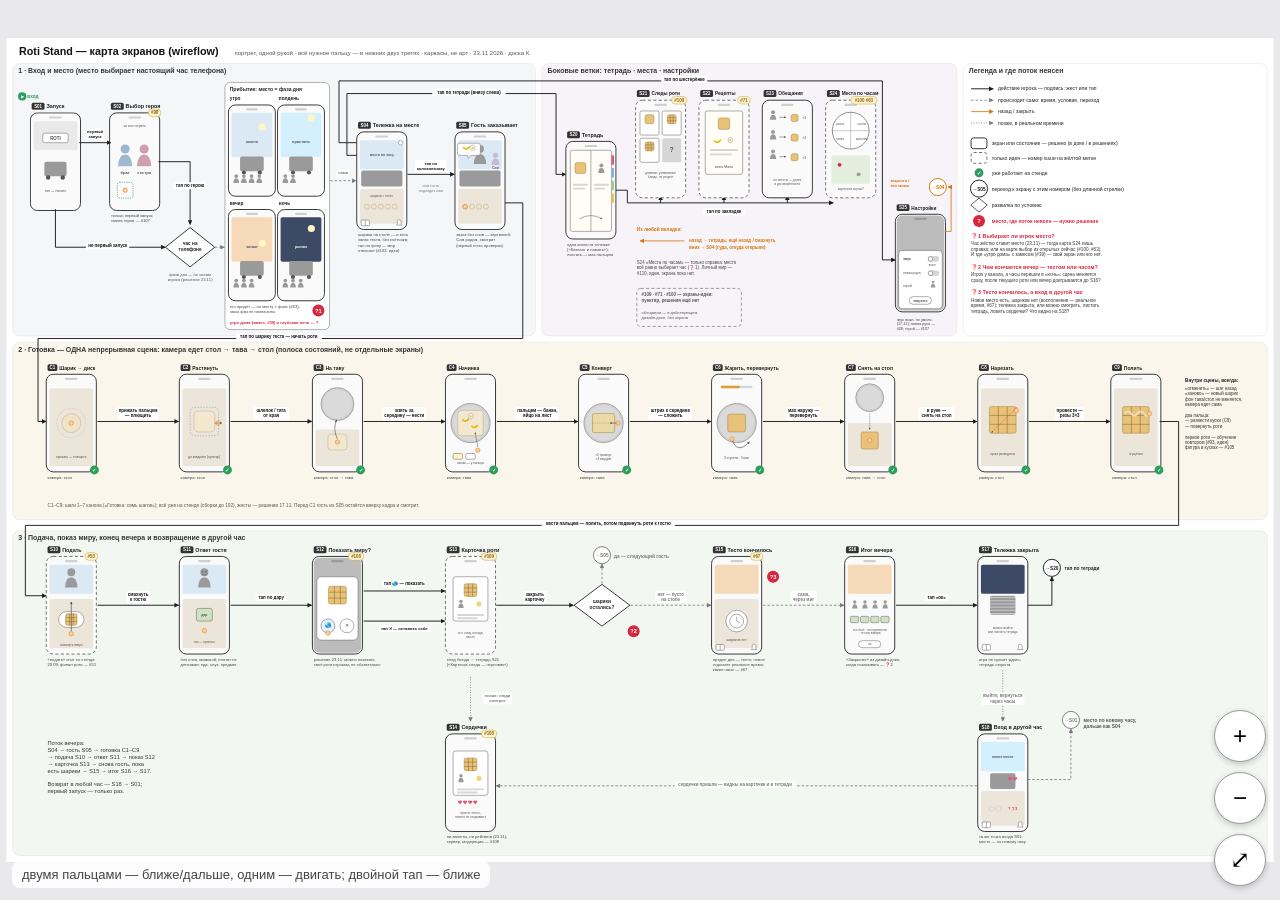
<file: mockups/ui/K/index.html>
<!doctype html><html lang="ru"><head><meta charset="utf-8">
<meta name="viewport" content="width=device-width,initial-scale=1,maximum-scale=1,user-scalable=no,viewport-fit=cover">
<title>Roti Stand — карта экранов (K)</title>
<style>html,body{margin:0;height:100%;overflow:hidden;background:#e9e9ec;font-family:-apple-system,Helvetica,Arial,sans-serif}
#v{position:fixed;inset:0;touch-action:none;cursor:grab}#v svg{width:100%;height:100%;display:block}
#z{position:fixed;right:max(14px,env(safe-area-inset-right));bottom:max(14px,env(safe-area-inset-bottom));display:flex;flex-direction:column;gap:10px}
#z button{width:52px;height:52px;border-radius:26px;border:1px solid #999;background:#fff;font-size:24px;box-shadow:0 2px 6px #0003}
#h{position:fixed;left:12px;bottom:max(12px,env(safe-area-inset-bottom));font-size:13px;color:#444;background:#fffd;padding:6px 10px;border-radius:8px;max-width:calc(100% - 110px);box-sizing:border-box}
.png #z,.png #h{display:none}</style></head><body><div id="v"><svg id="b" xmlns="http://www.w3.org/2000/svg" viewBox="0 0 4000 2600" font-family="-apple-system,BlinkMacSystemFont,Helvetica,Arial,sans-serif"><defs><marker id="a-act" viewBox="0 0 10 10" refX="9" refY="5" markerWidth="5" markerHeight="5" orient="auto-start-reverse"><path d="M0,0 L10,5 L0,10 z" fill="#1d1d1f"/></marker><marker id="a-auto" viewBox="0 0 10 10" refX="9" refY="5" markerWidth="5.5" markerHeight="5.5" orient="auto-start-reverse"><path d="M0,0 L10,5 L0,10 z" fill="#7a7a7a"/></marker><marker id="a-back" viewBox="0 0 10 10" refX="9" refY="5" markerWidth="5.5" markerHeight="5.5" orient="auto-start-reverse"><path d="M0,0 L10,5 L0,10 z" fill="#d9730d"/></marker><marker id="tiny" viewBox="0 0 10 10" refX="8" refY="5" markerWidth="4" markerHeight="4" orient="auto"><path d="M0,0 L10,5 L0,10 z" fill="#555"/></marker></defs><rect width="4000" height="2600" fill="#fff"/><text x="40" y="54" font-size="34" text-anchor="start" font-weight="800" fill="#111"><tspan x="40" dy="0.0">Roti Stand — карта экранов (wireflow)</tspan></text><text x="720" y="54" font-size="19" text-anchor="start" font-weight="normal" fill="#555"><tspan x="720" dy="0.0">портрет, одной рукой · всё нужное пальцу — в нижних двух третях · каркасы, не арт · 23.11.2026 · доска K</tspan></text><rect x="20" y="80" width="1650" height="860" rx="22" fill="#f4f6f8" stroke="#cfcfcf"/><text x="38" y="110" font-size="22" text-anchor="start" font-weight="700" fill="#333"><tspan x="38" dy="0.0">1 · Вход и место (место выбирает настоящий час телефона)</tspan></text><rect x="1690" y="80" width="1310" height="860" rx="22" fill="#f6f4f9" stroke="#cfcfcf"/><text x="1708" y="110" font-size="22" text-anchor="start" font-weight="700" fill="#333"><tspan x="1708" dy="0.0">Боковые ветки: тетрадь · места · настройки</tspan></text><rect x="3020" y="80" width="960" height="860" rx="22" fill="#ffffff" stroke="#cfcfcf"/><text x="3038" y="110" font-size="22" text-anchor="start" font-weight="700" fill="#333"><tspan x="3038" dy="0.0">Легенда и где поток неясен</tspan></text><rect x="20" y="960" width="3960" height="560" rx="22" fill="#fbf6ec" stroke="#cfcfcf"/><text x="38" y="990" font-size="22" text-anchor="start" font-weight="700" fill="#333"><tspan x="38" dy="0.0">2 · Готовка — ОДНА непрерывная сцена: камера едет стол → тава → стол (полоса состояний, не отдельные экраны)</tspan></text><rect x="20" y="1555" width="3960" height="1025" rx="22" fill="#f2f7f2" stroke="#cfcfcf"/><text x="38" y="1585" font-size="22" text-anchor="start" font-weight="700" fill="#333"><tspan x="38" dy="0.0">3 · Подача, показ миру, конец вечера и возвращение в другой час</tspan></text><g transform="translate(36,170)"><circle cx="14" cy="14" r="13" fill="#2e9e5b" stroke="none" stroke-width="1.5"/><text x="14" y="20" font-size="14" text-anchor="middle" font-weight="700" fill="#fff"><tspan x="14" dy="0.0">▶</tspan></text></g><text x="66" y="190" font-size="15" text-anchor="start" font-weight="700" fill="#2e9e5b"><tspan x="66" dy="0.0">вход</tspan></text><g transform="translate(80,240)"><rect x="-4" y="-4" width="158" height="308" rx="22" fill="#fff" stroke="#2f2f2f" stroke-width="3"/><g transform="scale(1.0000,1.0000)"><rect x="0" y="0" width="150" height="300" rx="18" fill="#fafafa" stroke="none" stroke-width="1.5"/><rect x="55" y="7" width="40" height="7" rx="3.5" fill="#cfcfcf" stroke="none" stroke-width="1.5"/><rect x="6" y="22" width="138" height="92" rx="6" fill="#e9e9e9" stroke="none" stroke-width="1.5"/><text x="75" y="72" font-size="11" text-anchor="middle" font-weight="600" fill="#555"><tspan x="75" dy="0.0"> </tspan></text><rect x="35" y="60" width="80" height="30" rx="6" fill="#fff" stroke="#555" stroke-width="1.5"/><text x="75" y="80" font-size="14" text-anchor="middle" font-weight="700" fill="#555"><tspan x="75" dy="0.0">ROTI</tspan></text><rect x="40" y="150" width="70" height="46" rx="6" fill="#9a9a9a" stroke="none" stroke-width="1.5"/><circle cx="52" cy="200" r="7" fill="#555" stroke="none" stroke-width="1.5"/><circle cx="98" cy="200" r="7" fill="#555" stroke="none" stroke-width="1.5"/><text x="75" y="245" font-size="11" text-anchor="middle" font-weight="normal" fill="#555"><tspan x="75" dy="0.0">тап — начать</tspan></text></g></g><rect x="80" y="204" width="40.5" height="22" rx="5" fill="#333"/><text x="100.25" y="220" font-size="14" text-anchor="middle" font-weight="700" fill="#fff"><tspan x="100.25" dy="0.0">S01</tspan></text><text x="126.5" y="221" font-size="17" text-anchor="start" font-weight="700" fill="#1d1d1f"><tspan x="126.5" dy="0.0">Запуск</tspan></text><g transform="translate(330,240)"><rect x="-4" y="-4" width="158" height="308" rx="22" fill="#fff" stroke="#2f2f2f" stroke-width="3"/><g transform="scale(1.0000,1.0000)"><rect x="0" y="0" width="150" height="300" rx="18" fill="#fafafa" stroke="none" stroke-width="1.5"/><rect x="55" y="7" width="40" height="7" rx="3.5" fill="#cfcfcf" stroke="none" stroke-width="1.5"/><text x="75" y="40" font-size="11" text-anchor="middle" font-weight="normal" fill="#555"><tspan x="75" dy="0.0">за кого играть</tspan></text><circle cx="45" cy="110" r="14.4" fill="#9fb7cf" stroke="none" stroke-width="1.5"/><path d="M22.599999999999998,164.4 Q24.2,127.6 45,127.6 Q65.8,127.6 67.4,164.4 Z" fill="#9fb7cf"/><circle cx="105" cy="110" r="14.4" fill="#cf9fb0" stroke="none" stroke-width="1.5"/><path d="M82.6,164.4 Q84.2,127.6 105,127.6 Q125.8,127.6 127.4,164.4 Z" fill="#cf9fb0"/><text x="45" y="190" font-size="13" text-anchor="middle" font-weight="700" fill="#555"><tspan x="45" dy="0.0">брат</tspan></text><text x="105" y="190" font-size="13" text-anchor="middle" font-weight="700" fill="#555"><tspan x="105" dy="0.0">сестра</tspan></text><rect x="20" y="215" width="50" height="50" rx="8" fill="none" stroke="#2e9e5b" stroke-width="2" stroke-dasharray="4 3"/><circle cx="45" cy="240" r="7" fill="#ffcf99" stroke="#d9730d" stroke-width="1.5"/></g><rect x="118.2" y="-16" width="39.8" height="24" rx="12" fill="#fff4d6" stroke="#c99a12" stroke-width="1.5"/><text x="138.1" y="1" font-size="14" text-anchor="middle" font-weight="700" fill="#8a6500"><tspan x="138.1" dy="0.0">#98</tspan></text></g><rect x="330" y="204" width="40.5" height="22" rx="5" fill="#333"/><text x="350.25" y="220" font-size="14" text-anchor="middle" font-weight="700" fill="#fff"><tspan x="350.25" dy="0.0">S02</tspan></text><text x="376.5" y="221" font-size="17" text-anchor="start" font-weight="700" fill="#1d1d1f"><tspan x="376.5" dy="0.0">Выбор героя</tspan></text><text x="330" y="566" font-size="13" text-anchor="start" font-weight="normal" fill="#444"><tspan x="330" dy="0.0">только первый запуск;</tspan><tspan x="330" dy="15.9">смена героя — #107</tspan></text><path d="M230,330 L330,330" fill="none" stroke="#1d1d1f" stroke-width="3"  marker-end="url(#a-act)"/><rect x="252" y="285" width="56" height="38" rx="5" fill="#fff" stroke="none" opacity="0.96"/><text x="280" y="300" font-size="13" text-anchor="middle" font-weight="600" fill="#111"><tspan x="280" dy="0.0">первый</tspan><tspan x="280" dy="15.9">запуск</tspan></text><path d="M155,540 L155,660 L502,660" fill="none" stroke="#1d1d1f" stroke-width="3"  marker-end="url(#a-act)"/><rect x="251" y="644" width="137" height="23" rx="5" fill="#fff" stroke="none" opacity="0.96"/><text x="320" y="660" font-size="14" text-anchor="middle" font-weight="600" fill="#111"><tspan x="320" dy="0.0">не первый запуск</tspan></text><path d="M480,390 L580,390 L580,588" fill="none" stroke="#1d1d1f" stroke-width="3"  marker-end="url(#a-act)"/><rect x="527" y="454" width="106" height="23" rx="5" fill="#fff" stroke="none" opacity="0.96"/><text x="580" y="470" font-size="14" text-anchor="middle" font-weight="600" fill="#111"><tspan x="580" dy="0.0">тап по герою</tspan></text><path d="M580,598 L658,660 L580,722 L502,660 Z" fill="#fff" stroke="#2f2f2f" stroke-width="3"/><text x="580" y="654" font-size="15" text-anchor="middle" font-weight="700" fill="#222"><tspan x="580" dy="0.0">час на</tspan><tspan x="580" dy="18.3">телефоне</tspan></text><text x="580" y="752" font-size="13" text-anchor="middle" font-weight="normal" fill="#555"><tspan x="580" dy="0.0">фаза дня — по часам</tspan><tspan x="580" dy="15.9">игрока (решение 23.11)</tspan></text><rect x="690" y="140" width="330" height="780" rx="16" fill="#fff" stroke="#888" stroke-width="2"/><text x="705" y="166" font-size="16" text-anchor="start" font-weight="700" fill="#222"><tspan x="705" dy="0.0">Прибытие: место = фаза дня</tspan></text><path d="M658,660 L688,660" fill="none" stroke="#7a7a7a" stroke-width="2.6" stroke-dasharray="8 6" marker-end="url(#a-auto)"/><g transform="translate(705,215)"><rect x="-4" y="-4" width="148" height="288" rx="22" fill="#fff" stroke="#2f2f2f" stroke-width="3"/><g transform="scale(0.9333,0.9333)"><rect x="0" y="0" width="150" height="300" rx="18" fill="#fafafa" stroke="none" stroke-width="1.5"/><rect x="55" y="7" width="40" height="7" rx="3.5" fill="#cfcfcf" stroke="none" stroke-width="1.5"/><rect x="6" y="22" width="138" height="150" rx="6" fill="#dbe9f5" stroke="none" stroke-width="1.5"/><circle cx="110" cy="70" r="12" fill="#fff6c4" stroke="none" stroke-width="1.5"/><text x="75" y="125" font-size="13" text-anchor="middle" font-weight="700" fill="#555"><tspan x="75" dy="0.0">школа</tspan></text><rect x="35" y="170" width="80" height="50" rx="6" fill="#9a9a9a" stroke="none" stroke-width="1.5"/><circle cx="48" cy="224" r="7" fill="#555" stroke="none" stroke-width="1.5"/><circle cx="102" cy="224" r="7" fill="#555" stroke="none" stroke-width="1.5"/><circle cx="22" cy="236" r="6.3" fill="#9a9a9a" stroke="none" stroke-width="1.5"/><path d="M12.200000000000001,259.8 Q12.9,243.7 22,243.7 Q31.1,243.7 31.799999999999997,259.8 Z" fill="#9a9a9a"/><circle cx="48" cy="236" r="6.3" fill="#9a9a9a" stroke="none" stroke-width="1.5"/><path d="M38.2,259.8 Q38.9,243.7 48,243.7 Q57.1,243.7 57.8,259.8 Z" fill="#9a9a9a"/><circle cx="74" cy="236" r="6.3" fill="#9a9a9a" stroke="none" stroke-width="1.5"/><path d="M64.2,259.8 Q64.9,243.7 74,243.7 Q83.1,243.7 83.8,259.8 Z" fill="#9a9a9a"/><circle cx="100" cy="236" r="6.3" fill="#9a9a9a" stroke="none" stroke-width="1.5"/><path d="M90.2,259.8 Q90.9,243.7 100,243.7 Q109.1,243.7 109.8,259.8 Z" fill="#9a9a9a"/></g></g><text x="705" y="196" font-size="15" text-anchor="start" font-weight="700" fill="#1d1d1f"><tspan x="705" dy="0.0">утро</tspan></text><g transform="translate(860,215)"><rect x="-4" y="-4" width="148" height="288" rx="22" fill="#fff" stroke="#2f2f2f" stroke-width="3"/><g transform="scale(0.9333,0.9333)"><rect x="0" y="0" width="150" height="300" rx="18" fill="#fafafa" stroke="none" stroke-width="1.5"/><rect x="55" y="7" width="40" height="7" rx="3.5" fill="#cfcfcf" stroke="none" stroke-width="1.5"/><rect x="6" y="22" width="138" height="150" rx="6" fill="#d4f0ff" stroke="none" stroke-width="1.5"/><circle cx="110" cy="40" r="12" fill="#fff6c4" stroke="none" stroke-width="1.5"/><text x="75" y="125" font-size="13" text-anchor="middle" font-weight="700" fill="#555"><tspan x="75" dy="0.0">пристань</tspan></text><rect x="35" y="170" width="80" height="50" rx="6" fill="#9a9a9a" stroke="none" stroke-width="1.5"/><circle cx="48" cy="224" r="7" fill="#555" stroke="none" stroke-width="1.5"/><circle cx="102" cy="224" r="7" fill="#555" stroke="none" stroke-width="1.5"/><circle cx="22" cy="236" r="6.3" fill="#9a9a9a" stroke="none" stroke-width="1.5"/><path d="M12.200000000000001,259.8 Q12.9,243.7 22,243.7 Q31.1,243.7 31.799999999999997,259.8 Z" fill="#9a9a9a"/><circle cx="48" cy="236" r="6.3" fill="#9a9a9a" stroke="none" stroke-width="1.5"/><path d="M38.2,259.8 Q38.9,243.7 48,243.7 Q57.1,243.7 57.8,259.8 Z" fill="#9a9a9a"/></g></g><text x="860" y="196" font-size="15" text-anchor="start" font-weight="700" fill="#1d1d1f"><tspan x="860" dy="0.0">полдень</tspan></text><g transform="translate(705,545)"><rect x="-4" y="-4" width="148" height="288" rx="22" fill="#fff" stroke="#2f2f2f" stroke-width="3"/><g transform="scale(0.9333,0.9333)"><rect x="0" y="0" width="150" height="300" rx="18" fill="#fafafa" stroke="none" stroke-width="1.5"/><rect x="55" y="7" width="40" height="7" rx="3.5" fill="#cfcfcf" stroke="none" stroke-width="1.5"/><rect x="6" y="22" width="138" height="150" rx="6" fill="#f6d9b8" stroke="none" stroke-width="1.5"/><circle cx="110" cy="110" r="12" fill="#fff6c4" stroke="none" stroke-width="1.5"/><text x="75" y="125" font-size="13" text-anchor="middle" font-weight="700" fill="#555"><tspan x="75" dy="0.0">канал</tspan></text><rect x="35" y="170" width="80" height="50" rx="6" fill="#9a9a9a" stroke="none" stroke-width="1.5"/><circle cx="48" cy="224" r="7" fill="#555" stroke="none" stroke-width="1.5"/><circle cx="102" cy="224" r="7" fill="#555" stroke="none" stroke-width="1.5"/><circle cx="22" cy="236" r="6.3" fill="#9a9a9a" stroke="none" stroke-width="1.5"/><path d="M12.200000000000001,259.8 Q12.9,243.7 22,243.7 Q31.1,243.7 31.799999999999997,259.8 Z" fill="#9a9a9a"/><circle cx="48" cy="236" r="6.3" fill="#9a9a9a" stroke="none" stroke-width="1.5"/><path d="M38.2,259.8 Q38.9,243.7 48,243.7 Q57.1,243.7 57.8,259.8 Z" fill="#9a9a9a"/><circle cx="74" cy="236" r="6.3" fill="#9a9a9a" stroke="none" stroke-width="1.5"/><path d="M64.2,259.8 Q64.9,243.7 74,243.7 Q83.1,243.7 83.8,259.8 Z" fill="#9a9a9a"/></g></g><text x="705" y="526" font-size="15" text-anchor="start" font-weight="700" fill="#1d1d1f"><tspan x="705" dy="0.0">вечер</tspan></text><g transform="translate(860,545)"><rect x="-4" y="-4" width="148" height="288" rx="22" fill="#fff" stroke="#2f2f2f" stroke-width="3"/><g transform="scale(0.9333,0.9333)"><rect x="0" y="0" width="150" height="300" rx="18" fill="#fafafa" stroke="none" stroke-width="1.5"/><rect x="55" y="7" width="40" height="7" rx="3.5" fill="#cfcfcf" stroke="none" stroke-width="1.5"/><rect x="6" y="22" width="138" height="150" rx="6" fill="#3c4a66" stroke="none" stroke-width="1.5"/><circle cx="110" cy="60" r="12" fill="#fff6c4" stroke="none" stroke-width="1.5"/><text x="75" y="125" font-size="13" text-anchor="middle" font-weight="700" fill="#fff"><tspan x="75" dy="0.0">рынок</tspan></text><rect x="35" y="170" width="80" height="50" rx="6" fill="#9a9a9a" stroke="none" stroke-width="1.5"/><circle cx="48" cy="224" r="7" fill="#555" stroke="none" stroke-width="1.5"/><circle cx="102" cy="224" r="7" fill="#555" stroke="none" stroke-width="1.5"/><circle cx="22" cy="236" r="6.3" fill="#9a9a9a" stroke="none" stroke-width="1.5"/><path d="M12.200000000000001,259.8 Q12.9,243.7 22,243.7 Q31.1,243.7 31.799999999999997,259.8 Z" fill="#9a9a9a"/><circle cx="48" cy="236" r="6.3" fill="#9a9a9a" stroke="none" stroke-width="1.5"/><path d="M38.2,259.8 Q38.9,243.7 48,243.7 Q57.1,243.7 57.8,259.8 Z" fill="#9a9a9a"/><circle cx="74" cy="236" r="6.3" fill="#9a9a9a" stroke="none" stroke-width="1.5"/><path d="M64.2,259.8 Q64.9,243.7 74,243.7 Q83.1,243.7 83.8,259.8 Z" fill="#9a9a9a"/></g></g><text x="860" y="526" font-size="15" text-anchor="start" font-weight="700" fill="#1d1d1f"><tspan x="860" dy="0.0">ночь</tspan></text><text x="705" y="852" font-size="13" text-anchor="start" font-weight="normal" fill="#444"><tspan x="705" dy="0.0">кто придёт — по месту × фазе (#63);</tspan><tspan x="705" dy="15.9">часы фаз не назначены</tspan></text><circle cx="985" cy="860" r="19" fill="#d7263d"/><text x="985" y="867" font-size="18" text-anchor="middle" font-weight="800" fill="#fff"><tspan x="985" dy="0.0">?1</tspan></text><text x="705" y="902" font-size="13" text-anchor="start" font-weight="600" fill="#d7263d"><tspan x="705" dy="0.0">утро дома (замес, #39) и глубокая ночь — ?</tspan></text><g transform="translate(1110,300)"><rect x="-4" y="-4" width="158" height="308" rx="22" fill="#fff" stroke="#2f2f2f" stroke-width="3"/><g transform="scale(1.0000,1.0000)"><rect x="0" y="0" width="150" height="300" rx="18" fill="#fafafa" stroke="none" stroke-width="1.5"/><rect x="55" y="7" width="40" height="7" rx="3.5" fill="#cfcfcf" stroke="none" stroke-width="1.5"/><rect x="6" y="22" width="138" height="92" rx="6" fill="#dbe9f5" stroke="none" stroke-width="1.5"/><text x="75" y="72" font-size="11" text-anchor="middle" font-weight="600" fill="#555"><tspan x="75" dy="0.0">место по часу</tspan></text><circle cx="134" cy="30" r="7" fill="#fff" stroke="#555" stroke-width="2.2" stroke-dasharray="3 2"/><rect x="10" y="118" width="130" height="50" rx="6" fill="#9a9a9a" stroke="none" stroke-width="1.5"/><rect x="6" y="176" width="138" height="110" rx="6" fill="#ece6da" stroke="none" stroke-width="1.5"/><circle cx="28" cy="232" r="8" fill="#efe3c8" stroke="#b9a77f" stroke-width="1.5"/><circle cx="50" cy="232" r="8" fill="#efe3c8" stroke="#b9a77f" stroke-width="1.5"/><circle cx="72" cy="232" r="8" fill="#efe3c8" stroke="#b9a77f" stroke-width="1.5"/><circle cx="94" cy="232" r="8" fill="#efe3c8" stroke="#b9a77f" stroke-width="1.5"/><circle cx="116" cy="232" r="8" fill="#efe3c8" stroke="#b9a77f" stroke-width="1.5"/><rect x="10" y="274" width="26" height="18" rx="3" fill="#fff" stroke="#555" stroke-width="1.5"/><line x1="23" y1="274" x2="23" y2="292" stroke="#555" stroke-width="1.5"/><path d="M121,290 h18 l-3,-4 v-7 a6,6 0 0 0 -12,0 v7 z" fill="#fff" stroke="#555" stroke-width="1.4"/><text x="75" y="200" font-size="10" text-anchor="middle" font-weight="normal" fill="#555"><tspan x="75" dy="0.0">шарики = тесто</tspan></text></g></g><rect x="1110" y="264" width="40.5" height="22" rx="5" fill="#333"/><text x="1130.25" y="280" font-size="14" text-anchor="middle" font-weight="700" fill="#fff"><tspan x="1130.25" dy="0.0">S04</tspan></text><text x="1156.5" y="281" font-size="17" text-anchor="start" font-weight="700" fill="#1d1d1f"><tspan x="1156.5" dy="0.0">Тележка на месте</tspan></text><text x="1110" y="626" font-size="13" text-anchor="start" font-weight="normal" fill="#444"><tspan x="1110" dy="0.0">шарики на столе — и есть</tspan><tspan x="1110" dy="15.9">запас теста, без счётчика;</tspan><tspan x="1110" dy="15.9">тап по фону — мир</tspan><tspan x="1110" dy="15.9">отвечает (#103, идея)</tspan></text><path d="M1022,450 L1104,450" fill="none" stroke="#7a7a7a" stroke-width="2.6" stroke-dasharray="8 6" marker-end="url(#a-auto)"/><rect x="1042" y="415" width="41" height="22" rx="5" fill="#fff" stroke="none" opacity="0.96"/><text x="1063" y="430" font-size="13" text-anchor="middle" font-weight="600" fill="#7a7a7a"><tspan x="1063" dy="0.0">сама</tspan></text><g transform="translate(1420,300)"><rect x="-4" y="-4" width="158" height="308" rx="22" fill="#fff" stroke="#2f2f2f" stroke-width="3"/><g transform="scale(1.0000,1.0000)"><rect x="0" y="0" width="150" height="300" rx="18" fill="#fafafa" stroke="none" stroke-width="1.5"/><rect x="55" y="7" width="40" height="7" rx="3.5" fill="#cfcfcf" stroke="none" stroke-width="1.5"/><rect x="6" y="22" width="138" height="92" rx="6" fill="#dbe9f5" stroke="none" stroke-width="1.5"/><text x="75" y="72" font-size="11" text-anchor="middle" font-weight="600" fill="#555"><tspan x="75" dy="0.0"> </tspan></text><circle cx="75" cy="50" r="12.6" fill="#9a9a9a" stroke="none" stroke-width="1.5"/><path d="M55.400000000000006,97.6 Q56.8,65.4 75,65.4 Q93.2,65.4 94.6,97.6 Z" fill="#9a9a9a"/><circle cx="124" cy="70" r="8.1" fill="#c7b8d8" stroke="none" stroke-width="1.5"/><path d="M111.4,100.6 Q112.3,79.9 124,79.9 Q135.7,79.9 136.6,100.6 Z" fill="#c7b8d8"/><text x="124" y="114" font-size="10" text-anchor="middle" font-weight="700" fill="#555"><tspan x="124" dy="0.0">Сом</tspan></text><path d="M10,32 h60 a6,6 0 0 1 6,6 v26 a6,6 0 0 1 -6,6 h-24 l-8,9 l-2,-9 h-26 a6,6 0 0 1 -6,-6 v-26 a6,6 0 0 1 6,-6 z" fill="#fff" stroke="#555" stroke-width="1.3"/><path d="M23,46 Q32,55 41,43" stroke="#e0b800" stroke-width="5" fill="none" stroke-linecap="round"/><ellipse cx="52" cy="46" rx="7" ry="9" fill="#fff" stroke="#555"/><circle cx="52" cy="47" r="3.5" fill="#f3c33c" stroke="none" stroke-width="1.5"/><rect x="10" y="118" width="130" height="50" rx="6" fill="#9a9a9a" stroke="none" stroke-width="1.5"/><rect x="6" y="176" width="138" height="110" rx="6" fill="#ece6da" stroke="none" stroke-width="1.5"/><circle cx="28" cy="232" r="8" fill="#efe3c8" stroke="#b9a77f" stroke-width="1.5"/><circle cx="50" cy="232" r="8" fill="#efe3c8" stroke="#b9a77f" stroke-width="1.5"/><circle cx="72" cy="232" r="8" fill="#efe3c8" stroke="#b9a77f" stroke-width="1.5"/><circle cx="94" cy="232" r="8" fill="#efe3c8" stroke="#b9a77f" stroke-width="1.5"/><circle cx="28" cy="232" r="7" fill="#ffcf99" stroke="#d9730d" stroke-width="1.5"/></g></g><rect x="1420" y="264" width="40.5" height="22" rx="5" fill="#333"/><text x="1440.25" y="280" font-size="14" text-anchor="middle" font-weight="700" fill="#fff"><tspan x="1440.25" dy="0.0">S05</tspan></text><text x="1466.5" y="281" font-size="17" text-anchor="start" font-weight="700" fill="#1d1d1f"><tspan x="1466.5" dy="0.0">Гость заказывает</tspan></text><text x="1420" y="626" font-size="13" text-anchor="start" font-weight="normal" fill="#444"><tspan x="1420" dy="0.0">заказ без слов — картинкой;</tspan><tspan x="1420" dy="15.9">Сом рядом, смотрит</tspan><tspan x="1420" dy="15.9">(первый гость проверки)</tspan></text><path d="M1266,430 L1414,430" fill="none" stroke="#1d1d1f" stroke-width="3"  marker-end="url(#a-act)"/><rect x="1290" y="385" width="99" height="38" rx="5" fill="#fff" stroke="none" opacity="0.96"/><text x="1340" y="400" font-size="13" text-anchor="middle" font-weight="600" fill="#111"><tspan x="1340" dy="0.0">тап по</tspan><tspan x="1340" dy="15.9">колокольчику</tspan></text><text x="1340" y="470" font-size="12" text-anchor="middle" font-weight="normal" fill="#777"><tspan x="1340" dy="0.0">или гость</tspan><tspan x="1340" dy="14.6">подходит сам</tspan></text><path d="M1574,520 L1630,520 L1630,948 L100,948 L100,1210 L126,1210" fill="none" stroke="#1d1d1f" stroke-width="3"  marker-end="url(#a-act)"/><rect x="725" y="932" width="271" height="23" rx="5" fill="#fff" stroke="none" opacity="0.96"/><text x="860" y="948" font-size="14" text-anchor="middle" font-weight="600" fill="#111"><tspan x="860" dy="0.0">тап по шарику теста — начать роти</tspan></text><path d="M1106,370 L1075,370 L1075,175 L1735,175 L1735,430 L1766,430" fill="none" stroke="#1d1d1f" stroke-width="3"  marker-end="url(#a-act)"/><rect x="1344" y="159" width="232" height="23" rx="5" fill="#fff" stroke="none" opacity="0.96"/><text x="1460" y="175" font-size="14" text-anchor="middle" font-weight="600" fill="#111"><tspan x="1460" dy="0.0">тап по тетради (внизу слева)</tspan></text><path d="M1106,330 L1050,330 L1050,135 L2765,135 L2765,700 L2806,700" fill="none" stroke="#1d1d1f" stroke-width="3"  marker-end="url(#a-act)"/><rect x="2067" y="119" width="145" height="23" rx="5" fill="#fff" stroke="none" opacity="0.96"/><text x="2140" y="135" font-size="14" text-anchor="middle" font-weight="600" fill="#111"><tspan x="2140" dy="0.0">тап по шестерёнке</tspan></text><g transform="translate(1770,330)"><rect x="-4" y="-4" width="158" height="308" rx="22" fill="#fff" stroke="#2f2f2f" stroke-width="3"/><g transform="scale(1.0000,1.0000)"><rect x="0" y="0" width="150" height="300" rx="18" fill="#fafafa" stroke="none" stroke-width="1.5"/><rect x="55" y="7" width="40" height="7" rx="3.5" fill="#cfcfcf" stroke="none" stroke-width="1.5"/><rect x="10" y="24" width="130" height="256" rx="6" fill="#fffdf6" stroke="#555" stroke-width="1.5"/><line x1="75" y1="24" x2="75" y2="280" stroke="#555" stroke-width="1.5"/><rect x="140" y="40" width="8" height="30" rx="2" fill="#e2557a" stroke="none" stroke-width="1.5"/><rect x="140" y="80" width="8" height="30" rx="2" fill="#7fb2e5" stroke="none" stroke-width="1.5"/><rect x="140" y="120" width="8" height="30" rx="2" fill="#9ccf8f" stroke="none" stroke-width="1.5"/><rect x="140" y="160" width="8" height="30" rx="2" fill="#f0c060" stroke="none" stroke-width="1.5"/><rect x="25.0" y="63.0" width="34" height="34" rx="6" fill="#e8c27a" stroke="#a27b2c" stroke-width="1.5"/><circle cx="108" cy="72" r="6.3" fill="#9a9a9a" stroke="none" stroke-width="1.5"/><path d="M98.2,95.8 Q98.9,79.7 108,79.7 Q117.1,79.7 117.8,95.8 Z" fill="#9a9a9a"/><rect x="18" y="130" width="48" height="6" rx="4" fill="#d6d6d6" stroke="none" stroke-width="1.5"/><rect x="18" y="142" width="40" height="6" rx="4" fill="#d6d6d6" stroke="none" stroke-width="1.5"/><rect x="84" y="130" width="48" height="6" rx="4" fill="#d6d6d6" stroke="none" stroke-width="1.5"/><rect x="84" y="142" width="36" height="6" rx="4" fill="#d6d6d6" stroke="none" stroke-width="1.5"/><path d="M40,240 Q75,220 110,240" fill="none" stroke="#555" stroke-width="1.6" marker-end="url(#tiny)"/></g></g><rect x="1770" y="294" width="40.5" height="22" rx="5" fill="#333"/><text x="1790.25" y="310" font-size="14" text-anchor="middle" font-weight="700" fill="#fff"><tspan x="1790.25" dy="0.0">S20</tspan></text><text x="1816.5" y="311" font-size="17" text-anchor="start" font-weight="700" fill="#1d1d1f"><tspan x="1816.5" dy="0.0">Тетрадь</tspan></text><text x="1770" y="656" font-size="13" text-anchor="start" font-weight="normal" fill="#444"><tspan x="1770" dy="0.0">одна книга на тележке</tspan><tspan x="1770" dy="15.9">(«Каталог и память»);</tspan><tspan x="1770" dy="15.9">листать — мах пальцем</tspan></text><path d="M1924,480 L1960,480 L1960,520 L2610,520" fill="none" stroke="#1d1d1f" stroke-width="3"  marker-end="url(#a-act)"/><path d="M2065,520 L2065,498" fill="none" stroke="#1d1d1f" stroke-width="3"  marker-end="url(#a-act)"/><path d="M2265,520 L2265,498" fill="none" stroke="#1d1d1f" stroke-width="3"  marker-end="url(#a-act)"/><path d="M2465,520 L2465,498" fill="none" stroke="#1d1d1f" stroke-width="3"  marker-end="url(#a-act)"/><rect x="2200" y="537" width="130" height="23" rx="5" fill="#fff" stroke="none" opacity="0.96"/><text x="2265" y="553" font-size="14" text-anchor="middle" font-weight="600" fill="#111"><tspan x="2265" dy="0.0">тап по закладке</tspan></text><g transform="translate(1990,200)"><rect x="-4" y="-4" width="158" height="308" rx="22" fill="#fff" stroke="#6b6b6b" stroke-width="3" stroke-dasharray="10 7"/><g transform="scale(1.0000,1.0000)"><rect x="0" y="0" width="150" height="300" rx="18" fill="#fafafa" stroke="none" stroke-width="1.5"/><rect x="55" y="7" width="40" height="7" rx="3.5" fill="#cfcfcf" stroke="none" stroke-width="1.5"/><rect x="10" y="30" width="60" height="76" rx="5" fill="#fff" stroke="#555" stroke-width="1.5"/><rect x="26.0" y="42.0" width="28" height="28" rx="6" fill="#e8c27a" stroke="#a27b2c" stroke-width="1.5"/><rect x="80" y="30" width="60" height="76" rx="5" fill="#fff" stroke="#555" stroke-width="1.5"/><rect x="96.0" y="42.0" width="28" height="28" rx="6" fill="#e8c27a" stroke="#a27b2c" stroke-width="1.5"/><line x1="105.33333333333333" y1="42.0" x2="105.33333333333333" y2="70.0" stroke="#7a5a1c" stroke-width="1.4"/><line x1="96.0" y1="51.333333333333336" x2="124.0" y2="51.333333333333336" stroke="#7a5a1c" stroke-width="1.4"/><line x1="114.66666666666667" y1="42.0" x2="114.66666666666667" y2="70.0" stroke="#7a5a1c" stroke-width="1.4"/><line x1="96.0" y1="60.66666666666667" x2="124.0" y2="60.66666666666667" stroke="#7a5a1c" stroke-width="1.4"/><rect x="10" y="116" width="60" height="76" rx="5" fill="#fff" stroke="#555" stroke-width="1.5"/><rect x="26.0" y="128.0" width="28" height="28" rx="6" fill="#e8c27a" stroke="#a27b2c" stroke-width="1.5"/><line x1="35.333333333333336" y1="128.0" x2="35.333333333333336" y2="156.0" stroke="#7a5a1c" stroke-width="1.4"/><line x1="26.0" y1="137.33333333333334" x2="54.0" y2="137.33333333333334" stroke="#7a5a1c" stroke-width="1.4"/><line x1="44.66666666666667" y1="128.0" x2="44.66666666666667" y2="156.0" stroke="#7a5a1c" stroke-width="1.4"/><line x1="26.0" y1="146.66666666666666" x2="54.0" y2="146.66666666666666" stroke="#7a5a1c" stroke-width="1.4"/><rect x="80" y="116" width="60" height="76" rx="5" fill="#d6d6d6" stroke="none" stroke-width="1.5"/><text x="110" y="160" font-size="20" text-anchor="middle" font-weight="700" fill="#555"><tspan x="110" dy="0.0">?</tspan></text><text x="75" y="230" font-size="10" text-anchor="middle" font-weight="normal" fill="#555"><tspan x="75" dy="0.0">дневник: узнаваемое</tspan><tspan x="75" dy="12.2">блюдо, не рецепт</tspan></text></g><rect x="109.6" y="-16" width="48.4" height="24" rx="12" fill="#fff4d6" stroke="#c99a12" stroke-width="1.5"/><text x="133.8" y="1" font-size="14" text-anchor="middle" font-weight="700" fill="#8a6500"><tspan x="133.8" dy="0.0">#109</tspan></text></g><rect x="1990" y="164" width="40.5" height="22" rx="5" fill="#333"/><text x="2010.25" y="180" font-size="14" text-anchor="middle" font-weight="700" fill="#fff"><tspan x="2010.25" dy="0.0">S21</tspan></text><text x="2036.5" y="181" font-size="15" text-anchor="start" font-weight="700" fill="#1d1d1f"><tspan x="2036.5" dy="0.0">Следы роти</tspan></text><g transform="translate(2190,200)"><rect x="-4" y="-4" width="158" height="308" rx="22" fill="#fff" stroke="#6b6b6b" stroke-width="3" stroke-dasharray="10 7"/><g transform="scale(1.0000,1.0000)"><rect x="0" y="0" width="150" height="300" rx="18" fill="#fafafa" stroke="none" stroke-width="1.5"/><rect x="55" y="7" width="40" height="7" rx="3.5" fill="#cfcfcf" stroke="none" stroke-width="1.5"/><rect x="16" y="30" width="118" height="200" rx="6" fill="#fffdf6" stroke="#555" stroke-width="1.5"/><rect x="57.0" y="52.0" width="36" height="36" rx="6" fill="#e8c27a" stroke="#a27b2c" stroke-width="1.5"/><path d="M46,125 Q55,134 64,122" stroke="#e0b800" stroke-width="5" fill="none" stroke-linecap="round"/><ellipse cx="95" cy="122" rx="7" ry="9" fill="#fff" stroke="#555"/><circle cx="95" cy="123" r="3.5" fill="#f3c33c" stroke="none" stroke-width="1.5"/><rect x="30" y="150" width="90" height="6" rx="4" fill="#d6d6d6" stroke="none" stroke-width="1.5"/><rect x="30" y="164" width="70" height="6" rx="4" fill="#d6d6d6" stroke="none" stroke-width="1.5"/><text x="75" y="210" font-size="11" text-anchor="middle" font-weight="normal" fill="#555"><tspan x="75" dy="0.0">книга Мали</tspan></text></g><rect x="118.2" y="-16" width="39.8" height="24" rx="12" fill="#fff4d6" stroke="#c99a12" stroke-width="1.5"/><text x="138.1" y="1" font-size="14" text-anchor="middle" font-weight="700" fill="#8a6500"><tspan x="138.1" dy="0.0">#71</tspan></text></g><rect x="2190" y="164" width="40.5" height="22" rx="5" fill="#333"/><text x="2210.25" y="180" font-size="14" text-anchor="middle" font-weight="700" fill="#fff"><tspan x="2210.25" dy="0.0">S22</tspan></text><text x="2236.5" y="181" font-size="15" text-anchor="start" font-weight="700" fill="#1d1d1f"><tspan x="2236.5" dy="0.0">Рецепты</tspan></text><g transform="translate(2390,200)"><rect x="-4" y="-4" width="158" height="308" rx="22" fill="#fff" stroke="#2f2f2f" stroke-width="3"/><g transform="scale(1.0000,1.0000)"><rect x="0" y="0" width="150" height="300" rx="18" fill="#fafafa" stroke="none" stroke-width="1.5"/><rect x="55" y="7" width="40" height="7" rx="3.5" fill="#cfcfcf" stroke="none" stroke-width="1.5"/><circle cx="30" cy="34" r="6.3" fill="#9a9a9a" stroke="none" stroke-width="1.5"/><path d="M20.200000000000003,57.8 Q20.9,41.7 30,41.7 Q39.1,41.7 39.8,57.8 Z" fill="#9a9a9a"/><path d="M50,50 h20" fill="none" stroke="#555" stroke-width="1.6" marker-end="url(#tiny)"/><rect x="87.0" y="41.0" width="22" height="22" rx="6" fill="#e8c27a" stroke="#a27b2c" stroke-width="1.5"/><text x="128" y="56" font-size="11" text-anchor="middle" font-weight="normal" fill="#555"><tspan x="128" dy="0.0">×2</tspan></text><circle cx="30" cy="96" r="6.3" fill="#9a9a9a" stroke="none" stroke-width="1.5"/><path d="M20.200000000000003,119.8 Q20.9,103.7 30,103.7 Q39.1,103.7 39.8,119.8 Z" fill="#9a9a9a"/><path d="M50,112 h20" fill="none" stroke="#555" stroke-width="1.6" marker-end="url(#tiny)"/><rect x="87.0" y="103.0" width="22" height="22" rx="6" fill="#e8c27a" stroke="#a27b2c" stroke-width="1.5"/><text x="128" y="118" font-size="11" text-anchor="middle" font-weight="normal" fill="#555"><tspan x="128" dy="0.0">×2</tspan></text><circle cx="30" cy="158" r="6.3" fill="#9a9a9a" stroke="none" stroke-width="1.5"/><path d="M20.200000000000003,181.8 Q20.9,165.7 30,165.7 Q39.1,165.7 39.8,181.8 Z" fill="#9a9a9a"/><path d="M50,174 h20" fill="none" stroke="#555" stroke-width="1.6" marker-end="url(#tiny)"/><rect x="87.0" y="165.0" width="22" height="22" rx="6" fill="#e8c27a" stroke="#a27b2c" stroke-width="1.5"/><text x="128" y="180" font-size="11" text-anchor="middle" font-weight="normal" fill="#555"><tspan x="128" dy="0.0">×2</tspan></text><text x="75" y="250" font-size="10" text-anchor="middle" font-weight="normal" fill="#555"><tspan x="75" dy="0.0">не квесты — долги</tspan><tspan x="75" dy="12.2">и договорённости</tspan></text></g></g><rect x="2390" y="164" width="40.5" height="22" rx="5" fill="#333"/><text x="2410.25" y="180" font-size="14" text-anchor="middle" font-weight="700" fill="#fff"><tspan x="2410.25" dy="0.0">S23</tspan></text><text x="2436.5" y="181" font-size="15" text-anchor="start" font-weight="700" fill="#1d1d1f"><tspan x="2436.5" dy="0.0">Обещания</tspan></text><g transform="translate(2590,200)"><rect x="-4" y="-4" width="158" height="308" rx="22" fill="#fff" stroke="#6b6b6b" stroke-width="3" stroke-dasharray="10 7"/><g transform="scale(1.0000,1.0000)"><rect x="0" y="0" width="150" height="300" rx="18" fill="#fafafa" stroke="none" stroke-width="1.5"/><rect x="55" y="7" width="40" height="7" rx="3.5" fill="#cfcfcf" stroke="none" stroke-width="1.5"/><circle cx="75" cy="92" r="58" fill="#fff" stroke="#555" stroke-width="2"/><path d="M75,92 L75.04618694922253,34.000018389953595" stroke="#555"/><path d="M75,92 L133.0,92.0" stroke="#555"/><path d="M75,92 L75.04618694922253,149.9999816100464" stroke="#555"/><path d="M75,92 L17.000073559802708,92.09237386915623" stroke="#555"/><text x="110" y="75" font-size="9" text-anchor="middle" font-weight="normal" fill="#555"><tspan x="110" dy="0.0">школа</tspan></text><text x="110" y="120" font-size="9" text-anchor="middle" font-weight="normal" fill="#555"><tspan x="110" dy="0.0">пристань</tspan></text><text x="42" y="120" font-size="9" text-anchor="middle" font-weight="normal" fill="#555"><tspan x="42" dy="0.0">канал</tspan></text><text x="42" y="75" font-size="9" text-anchor="middle" font-weight="normal" fill="#555"><tspan x="42" dy="0.0">рынок</tspan></text><rect x="14" y="170" width="122" height="90" rx="6" fill="#e3eedc" stroke="none" stroke-width="1.5"/><circle cx="40" cy="200" r="6" fill="#d7263d" stroke="none" stroke-width="1.5"/><circle cx="100" cy="230" r="6" fill="#9a9a9a" stroke="none" stroke-width="1.5"/><text x="75" y="280" font-size="10" text-anchor="middle" font-weight="normal" fill="#555"><tspan x="75" dy="0.0">карта или сцены?</tspan></text></g><rect x="75.2" y="-16" width="82.8" height="24" rx="12" fill="#fff4d6" stroke="#c99a12" stroke-width="1.5"/><text x="116.6" y="1" font-size="14" text-anchor="middle" font-weight="700" fill="#8a6500"><tspan x="116.6" dy="0.0">#100 #63</tspan></text></g><rect x="2590" y="164" width="40.5" height="22" rx="5" fill="#333"/><text x="2610.25" y="180" font-size="14" text-anchor="middle" font-weight="700" fill="#fff"><tspan x="2610.25" dy="0.0">S24</tspan></text><text x="2636.5" y="181" font-size="15" text-anchor="start" font-weight="700" fill="#1d1d1f"><tspan x="2636.5" dy="0.0">Места по часам</tspan></text><text x="1990" y="610" font-size="15" text-anchor="start" font-weight="700" fill="#d9730d"><tspan x="1990" dy="0.0">Из любой вкладки:</tspan></text><path d="M2140,640 L2000,640" fill="none" stroke="#d9730d" stroke-width="2.6"  marker-end="url(#a-back)"/><text x="2155" y="645" font-size="14" text-anchor="start" font-weight="600" fill="#d9730d"><tspan x="2155" dy="0.0">назад → тетрадь;  ещё назад / смахнуть</tspan></text><text x="2155" y="665" font-size="14" text-anchor="start" font-weight="600" fill="#d9730d"><tspan x="2155" dy="0.0">вниз → S04 (туда, откуда открыли)</tspan></text><text x="1990" y="712" font-size="14" text-anchor="start" font-weight="normal" fill="#444"><tspan x="1990" dy="0.0">S24 «Места по часам» — только справка: место</tspan><tspan x="1990" dy="17.1">всё равно выбирает час (❓1). Личный мир —</tspan><tspan x="1990" dy="17.1">#110, идея, экрана пока нет.</tspan></text><rect x="1990" y="790" width="330" height="120" rx="12" fill="none" stroke="#6b6b6b" stroke-width="2" stroke-dasharray="10 7"/><text x="2005" y="815" font-size="14" text-anchor="start" font-weight="600" fill="#555"><tspan x="2005" dy="0.0">#109 · #71 · #100 — экраны-идеи:</tspan><tspan x="2005" dy="17.1">пунктир, решения ещё нет</tspan></text><text x="2005" y="870" font-size="13" text-anchor="start" font-weight="normal" fill="#555"><tspan x="2005" dy="0.0">обещания — в действующем</tspan><tspan x="2005" dy="15.9">дизайн-доке, без экрана</tspan></text><g transform="translate(2810,560)"><rect x="-4" y="-4" width="158" height="308" rx="22" fill="#fff" stroke="#2f2f2f" stroke-width="3"/><g transform="scale(1.0000,1.0000)"><rect x="0" y="0" width="150" height="300" rx="18" fill="#fafafa" stroke="none" stroke-width="1.5"/><rect x="55" y="7" width="40" height="7" rx="3.5" fill="#cfcfcf" stroke="none" stroke-width="1.5"/><rect x="0" y="0" width="150" height="300" rx="18" fill="#000" opacity="0.25"/><rect x="6" y="110" width="138" height="184" rx="12" fill="#fff" stroke="#555" stroke-width="1.5"/><text x="20" y="140" font-size="12" text-anchor="start" font-weight="700" fill="#555"><tspan x="20" dy="0.0">звук</tspan></text><rect x="98" y="128" width="36" height="18" rx="9" fill="#d6d6d6" stroke="none" stroke-width="1.5"/><circle cx="107" cy="137" r="7" fill="#fff" stroke="#555" stroke-width="1.5"/><text x="112" y="160" font-size="9" text-anchor="middle" font-weight="normal" fill="#555"><tspan x="112" dy="0.0">выкл</tspan></text><text x="20" y="185" font-size="11" text-anchor="start" font-weight="normal" fill="#555"><tspan x="20" dy="0.0">левая рука</tspan></text><rect x="98" y="173" width="36" height="18" rx="9" fill="#d6d6d6" stroke="none" stroke-width="1.5"/><circle cx="107" cy="182" r="7" fill="#fff" stroke="#555" stroke-width="1.5"/><text x="20" y="225" font-size="11" text-anchor="start" font-weight="normal" fill="#555"><tspan x="20" dy="0.0">герой</tspan></text><circle cx="115" cy="210" r="4.5" fill="#9a9a9a" stroke="none" stroke-width="1.5"/><path d="M108.0,227.0 Q108.5,215.5 115,215.5 Q121.5,215.5 122.0,227.0 Z" fill="#9a9a9a"/><rect x="40" y="256" width="70" height="24" rx="12" fill="#fff" stroke="#555" stroke-width="1.5"/><text x="75" y="272" font-size="11" text-anchor="middle" font-weight="600" fill="#555"><tspan x="75" dy="0.0">закрыть</tspan></text></g></g><rect x="2810" y="524" width="40.5" height="22" rx="5" fill="#333"/><text x="2830.25" y="540" font-size="14" text-anchor="middle" font-weight="700" fill="#fff"><tspan x="2830.25" dy="0.0">S25</tspan></text><text x="2856.5" y="541" font-size="15" text-anchor="start" font-weight="700" fill="#1d1d1f"><tspan x="2856.5" dy="0.0">Настройки</tspan></text><text x="2810" y="892" font-size="12" text-anchor="start" font-weight="normal" fill="#444"><tspan x="2810" dy="0.0">звук выкл. по умолч.</tspan><tspan x="2810" dy="14.6">(17.11); левая рука —</tspan><tspan x="2810" dy="14.6">#28; герой — #107</tspan></text><path d="M2962,610 L2982,610 L2982,470 L2972,470" fill="none" stroke="#d9730d" stroke-width="2.6"  marker-end="url(#a-back)"/><text x="2790" y="455" font-size="13" text-anchor="start" font-weight="600" fill="#d9730d"><tspan x="2790" dy="0.0">закрыть /</tspan><tspan x="2790" dy="15.9">тап мимо</tspan></text><circle cx="2940" cy="470" r="27" fill="#fff" stroke="#d9730d" stroke-width="3"/><text x="2940" y="476" font-size="15" text-anchor="middle" font-weight="700" fill="#d9730d"><tspan x="2940" dy="0.0">→S04</tspan></text><path d="M3045,160 L3115,160" fill="none" stroke="#1d1d1f" stroke-width="3"  marker-end="url(#a-act)"/><text x="3130" y="165" font-size="16" text-anchor="start" font-weight="normal" fill="#222"><tspan x="3130" dy="0.0">действие игрока — подпись: жест или тап</tspan></text><path d="M3045,196 L3115,196" fill="none" stroke="#7a7a7a" stroke-width="2.6" stroke-dasharray="8 6" marker-end="url(#a-auto)"/><text x="3130" y="201" font-size="16" text-anchor="start" font-weight="normal" fill="#222"><tspan x="3130" dy="0.0">происходит само: время, условие, переход</tspan></text><path d="M3045,232 L3115,232" fill="none" stroke="#d9730d" stroke-width="2.6"  marker-end="url(#a-back)"/><text x="3130" y="237" font-size="16" text-anchor="start" font-weight="normal" fill="#222"><tspan x="3130" dy="0.0">назад / закрыть</tspan></text><path d="M3045,268 L3115,268" fill="none" stroke="#7a7a7a" stroke-width="2.6" stroke-dasharray="3 5" marker-end="url(#a-auto)"/><text x="3130" y="273" font-size="16" text-anchor="start" font-weight="normal" fill="#222"><tspan x="3130" dy="0.0">позже, в реальном времени</tspan></text><rect x="3045" y="315" width="50" height="34" rx="8" fill="#fff" stroke="#2f2f2f" stroke-width="3"/><text x="3110" y="338" font-size="16" text-anchor="start" font-weight="normal" fill="#222"><tspan x="3110" dy="0.0">экран или состояние — решено (в доке / в решениях)</tspan></text><rect x="3045" y="361" width="50" height="34" rx="8" fill="#fff" stroke="#6b6b6b" stroke-width="3" stroke-dasharray="10 7"/><text x="3110" y="384" font-size="16" text-anchor="start" font-weight="normal" fill="#222"><tspan x="3110" dy="0.0">только идея — номер issue на жёлтой метке</tspan></text><circle cx="3070" cy="425" r="14" fill="#2e9e5b"/><text x="3070" y="431" font-size="17" text-anchor="middle" font-weight="700" fill="#fff"><tspan x="3070" dy="0.0">✓</tspan></text><text x="3110" y="431" font-size="16" text-anchor="start" font-weight="normal" fill="#222"><tspan x="3110" dy="0.0">уже работает на стенде</tspan></text><circle cx="3070" cy="475" r="27" fill="#fff" stroke="#1d1d1f" stroke-width="3"/><text x="3070" y="481" font-size="15" text-anchor="middle" font-weight="700" fill="#1d1d1f"><tspan x="3070" dy="0.0">→S05</tspan></text><text x="3110" y="481" font-size="16" text-anchor="start" font-weight="normal" fill="#222"><tspan x="3110" dy="0.0">переход к экрану с этим номером (без длинной стрелки)</tspan></text><path d="M3070,505 l26,22 l-26,22 l-26,-22 z" fill="#fff" stroke="#2f2f2f" stroke-width="2.5"/><text x="3110" y="533" font-size="16" text-anchor="start" font-weight="normal" fill="#222"><tspan x="3110" dy="0.0">развилка по условию</tspan></text><circle cx="3070" cy="577" r="19" fill="#d7263d"/><text x="3070" y="584" font-size="18" text-anchor="middle" font-weight="800" fill="#fff"><tspan x="3070" dy="0.0">?</tspan></text><text x="3110" y="583" font-size="16" text-anchor="start" font-weight="700" fill="#d7263d"><tspan x="3110" dy="0.0">место, где поток неясен — нужно решение</tspan></text><text x="3045" y="630" font-size="17" text-anchor="start" font-weight="700" fill="#d7263d"><tspan x="3045" dy="0.0">❓1  Выбирает ли игрок место?</tspan></text><text x="3045" y="653" font-size="14.5" text-anchor="start" font-weight="normal" fill="#333"><tspan x="3045" dy="0.0">Час жёстко ставит место (23.11) — тогда карта S24 лишь</tspan><tspan x="3045" dy="17.7">справка; или на карте выбор из открытых сейчас (#100, #63).</tspan><tspan x="3045" dy="17.7">И где «утро дома» с замесом (#39) — свой экран или его нет.</tspan></text><text x="3045" y="728.4" font-size="17" text-anchor="start" font-weight="700" fill="#d7263d"><tspan x="3045" dy="0.0">❓2  Чем кончается вечер — тестом или часом?</tspan></text><text x="3045" y="751.4" font-size="14.5" text-anchor="start" font-weight="normal" fill="#333"><tspan x="3045" dy="0.0">Игрок у канала, а часы перешли в «ночь»: сцена меняется</tspan><tspan x="3045" dy="17.7">сразу, после текущего роти или вечер доигрывается до S16?</tspan></text><text x="3045" y="809.1" font-size="17" text-anchor="start" font-weight="700" fill="#d7263d"><tspan x="3045" dy="0.0">❓3  Тесто кончилось, а вход в другой час</tspan></text><text x="3045" y="832.1" font-size="14.5" text-anchor="start" font-weight="normal" fill="#333"><tspan x="3045" dy="0.0">Новое место есть, шариков нет (восполнение — реальное</tspan><tspan x="3045" dy="17.7">время, #67): тележка закрыта, или можно смотреть, листать</tspan><tspan x="3045" dy="17.7">тетрадь, ловить сердечки? Что видно на S18?</tspan></text><g transform="translate(130,1065)"><rect x="-4" y="-4" width="158" height="308" rx="22" fill="#fff" stroke="#2f2f2f" stroke-width="3"/><g transform="scale(1.0000,1.0000)"><rect x="0" y="0" width="150" height="300" rx="18" fill="#fafafa" stroke="none" stroke-width="1.5"/><rect x="55" y="7" width="40" height="7" rx="3.5" fill="#cfcfcf" stroke="none" stroke-width="1.5"/><rect x="6" y="40" width="138" height="246" rx="6" fill="#ece6da" stroke="none" stroke-width="1.5"/><circle cx="75" cy="150" r="30" fill="#efe3c8" stroke="#b9a77f" stroke-width="1.5"/><circle cx="75" cy="150" r="46" fill="none" stroke="#b9a77f" stroke-width="1.3" stroke-dasharray="4 3"/><circle cx="75" cy="150" r="7" fill="#ffcf99" stroke="#d9730d" stroke-width="1.5"/><text x="75" y="260" font-size="10" text-anchor="middle" font-weight="normal" fill="#555"><tspan x="75" dy="0.0">прижать — плющить</tspan></text></g><circle cx="148" cy="298" r="14" fill="#2e9e5b"/><text x="148" y="304" font-size="17" text-anchor="middle" font-weight="700" fill="#fff"><tspan x="148" dy="0.0">✓</tspan></text></g><rect x="130" y="1029" width="31.0" height="22" rx="5" fill="#333"/><text x="145.5" y="1045" font-size="14" text-anchor="middle" font-weight="700" fill="#fff"><tspan x="145.5" dy="0.0">C1</tspan></text><text x="167.0" y="1046" font-size="16" text-anchor="start" font-weight="700" fill="#1d1d1f"><tspan x="167.0" dy="0.0">Шарик → диск</tspan></text><text x="130" y="1391" font-size="13" text-anchor="start" font-weight="normal" fill="#444"><tspan x="130" dy="0.0">камера: стол</tspan></text><path d="M288,1210 L544,1210" fill="none" stroke="#1d1d1f" stroke-width="3"  marker-end="url(#a-act)"/><rect x="351" y="1164" width="130" height="40" rx="5" fill="#fff" stroke="none" opacity="0.96"/><text x="416" y="1180" font-size="14" text-anchor="middle" font-weight="600" fill="#111"><tspan x="416" dy="0.0">прижать пальцем</tspan><tspan x="416" dy="17.1">— плющить</tspan></text><g transform="translate(550,1065)"><rect x="-4" y="-4" width="158" height="308" rx="22" fill="#fff" stroke="#2f2f2f" stroke-width="3"/><g transform="scale(1.0000,1.0000)"><rect x="0" y="0" width="150" height="300" rx="18" fill="#fafafa" stroke="none" stroke-width="1.5"/><rect x="55" y="7" width="40" height="7" rx="3.5" fill="#cfcfcf" stroke="none" stroke-width="1.5"/><rect x="6" y="40" width="138" height="246" rx="6" fill="#ece6da" stroke="none" stroke-width="1.5"/><rect x="30" y="100" width="90" height="90" rx="14" fill="none" stroke="#888" stroke-width="1.5" stroke-dasharray="5 4"/><rect x="42" y="112" width="66" height="66" rx="14" fill="#f3e8cf" stroke="#b9a77f" stroke-width="1.5"/><circle cx="118" cy="150" r="7" fill="#ffcf99" stroke="#d9730d" stroke-width="1.5"/><path d="M108,150 h22" fill="none" stroke="#555" stroke-width="1.6" marker-end="url(#tiny)"/><text x="75" y="260" font-size="10" text-anchor="middle" font-weight="normal" fill="#555"><tspan x="75" dy="0.0">до квадрата (пунктир)</tspan></text></g><circle cx="148" cy="298" r="14" fill="#2e9e5b"/><text x="148" y="304" font-size="17" text-anchor="middle" font-weight="700" fill="#fff"><tspan x="148" dy="0.0">✓</tspan></text></g><rect x="550" y="1029" width="31.0" height="22" rx="5" fill="#333"/><text x="565.5" y="1045" font-size="14" text-anchor="middle" font-weight="700" fill="#fff"><tspan x="565.5" dy="0.0">C2</tspan></text><text x="587.0" y="1046" font-size="16" text-anchor="start" font-weight="700" fill="#1d1d1f"><tspan x="587.0" dy="0.0">Растянуть</tspan></text><text x="550" y="1391" font-size="13" text-anchor="start" font-weight="normal" fill="#444"><tspan x="550" dy="0.0">камера: стол</tspan></text><path d="M708,1210 L964,1210" fill="none" stroke="#1d1d1f" stroke-width="3"  marker-end="url(#a-act)"/><rect x="779" y="1164" width="114" height="40" rx="5" fill="#fff" stroke="none" opacity="0.96"/><text x="836" y="1180" font-size="14" text-anchor="middle" font-weight="600" fill="#111"><tspan x="836" dy="0.0">шлепок / тяга</tspan><tspan x="836" dy="17.1">от края</tspan></text><g transform="translate(970,1065)"><rect x="-4" y="-4" width="158" height="308" rx="22" fill="#fff" stroke="#2f2f2f" stroke-width="3"/><g transform="scale(1.0000,1.0000)"><rect x="0" y="0" width="150" height="300" rx="18" fill="#fafafa" stroke="none" stroke-width="1.5"/><rect x="55" y="7" width="40" height="7" rx="3.5" fill="#cfcfcf" stroke="none" stroke-width="1.5"/><circle cx="75" cy="90" r="52" fill="#cfcfcf" stroke="#888" stroke-width="2"/><circle cx="75" cy="90" r="46" fill="#dadada" stroke="none" stroke-width="1.5"/><rect x="6" y="170" width="138" height="116" rx="6" fill="#ece6da" stroke="none" stroke-width="1.5"/><rect x="45" y="185" width="60" height="50" rx="10" fill="#f3e8cf" stroke="#b9a77f" stroke-width="1.5"/><circle cx="75" cy="210" r="7" fill="#ffcf99" stroke="#d9730d" stroke-width="1.5"/><path d="M75,200 Q60,170 72,140" fill="none" stroke="#555" stroke-width="2" marker-end="url(#tiny)"/></g><circle cx="148" cy="298" r="14" fill="#2e9e5b"/><text x="148" y="304" font-size="17" text-anchor="middle" font-weight="700" fill="#fff"><tspan x="148" dy="0.0">✓</tspan></text></g><rect x="970" y="1029" width="31.0" height="22" rx="5" fill="#333"/><text x="985.5" y="1045" font-size="14" text-anchor="middle" font-weight="700" fill="#fff"><tspan x="985.5" dy="0.0">C3</tspan></text><text x="1007.0" y="1046" font-size="16" text-anchor="start" font-weight="700" fill="#1d1d1f"><tspan x="1007.0" dy="0.0">На таву</tspan></text><text x="970" y="1391" font-size="13" text-anchor="start" font-weight="normal" fill="#444"><tspan x="970" dy="0.0">камера: стол → тава</tspan></text><path d="M1128,1210 L1384,1210" fill="none" stroke="#1d1d1f" stroke-width="3"  marker-end="url(#a-act)"/><rect x="1187" y="1164" width="137" height="40" rx="5" fill="#fff" stroke="none" opacity="0.96"/><text x="1256" y="1180" font-size="14" text-anchor="middle" font-weight="600" fill="#111"><tspan x="1256" dy="0.0">взять за</tspan><tspan x="1256" dy="17.1">середину — нести</tspan></text><g transform="translate(1390,1065)"><rect x="-4" y="-4" width="158" height="308" rx="22" fill="#fff" stroke="#2f2f2f" stroke-width="3"/><g transform="scale(1.0000,1.0000)"><rect x="0" y="0" width="150" height="300" rx="18" fill="#fafafa" stroke="none" stroke-width="1.5"/><rect x="55" y="7" width="40" height="7" rx="3.5" fill="#cfcfcf" stroke="none" stroke-width="1.5"/><circle cx="75" cy="150" r="62" fill="#cfcfcf" stroke="#888" stroke-width="2"/><circle cx="75" cy="150" r="56" fill="#dadada" stroke="none" stroke-width="1.5"/><rect x="35" y="110" width="80" height="80" rx="10" fill="#f3e8cf" stroke="#b9a77f" stroke-width="1.5"/><path d="M51,140 Q60,149 69,137" stroke="#e0b800" stroke-width="5" fill="none" stroke-linecap="round"/><path d="M79,160 Q88,169 97,157" stroke="#e0b800" stroke-width="5" fill="none" stroke-linecap="round"/><ellipse cx="76" cy="128" rx="7" ry="9" fill="#fff" stroke="#555"/><circle cx="76" cy="129" r="3.5" fill="#f3c33c" stroke="none" stroke-width="1.5"/><circle cx="98" cy="236" r="7" fill="#ffcf99" stroke="#d9730d" stroke-width="1.5"/><path d="M98,226 L90,180" fill="none" stroke="#555" stroke-width="1.6" marker-end="url(#tiny)"/><rect x="20" y="246" width="30" height="18" rx="4" fill="#fff6c4" stroke="#555" stroke-width="1.5"/><rect x="60" y="246" width="30" height="18" rx="4" fill="#fff" stroke="#555" stroke-width="1.5"/><text x="75" y="280" font-size="10" text-anchor="middle" font-weight="normal" fill="#555"><tspan x="75" dy="0.0">миски — у пальца</tspan></text></g><circle cx="148" cy="298" r="14" fill="#2e9e5b"/><text x="148" y="304" font-size="17" text-anchor="middle" font-weight="700" fill="#fff"><tspan x="148" dy="0.0">✓</tspan></text></g><rect x="1390" y="1029" width="31.0" height="22" rx="5" fill="#333"/><text x="1405.5" y="1045" font-size="14" text-anchor="middle" font-weight="700" fill="#fff"><tspan x="1405.5" dy="0.0">C4</tspan></text><text x="1427.0" y="1046" font-size="16" text-anchor="start" font-weight="700" fill="#1d1d1f"><tspan x="1427.0" dy="0.0">Начинка</tspan></text><text x="1390" y="1391" font-size="13" text-anchor="start" font-weight="normal" fill="#444"><tspan x="1390" dy="0.0">камера: тава</tspan></text><path d="M1548,1210 L1804,1210" fill="none" stroke="#1d1d1f" stroke-width="3"  marker-end="url(#a-act)"/><rect x="1607" y="1164" width="137" height="40" rx="5" fill="#fff" stroke="none" opacity="0.96"/><text x="1676" y="1180" font-size="14" text-anchor="middle" font-weight="600" fill="#111"><tspan x="1676" dy="0.0">пальцем — банан,</tspan><tspan x="1676" dy="17.1">яйцо на лист</tspan></text><g transform="translate(1810,1065)"><rect x="-4" y="-4" width="158" height="308" rx="22" fill="#fff" stroke="#2f2f2f" stroke-width="3"/><g transform="scale(1.0000,1.0000)"><rect x="0" y="0" width="150" height="300" rx="18" fill="#fafafa" stroke="none" stroke-width="1.5"/><rect x="55" y="7" width="40" height="7" rx="3.5" fill="#cfcfcf" stroke="none" stroke-width="1.5"/><circle cx="75" cy="150" r="62" fill="#cfcfcf" stroke="#888" stroke-width="2"/><circle cx="75" cy="150" r="56" fill="#dadada" stroke="none" stroke-width="1.5"/><rect x="40" y="120" width="70" height="60" rx="6" fill="#ecd9a8" stroke="#a27b2c" stroke-width="1.5"/><line x1="40" y1="150" x2="110" y2="150" stroke="#a27b2c" stroke-width="1.2" stroke-dasharray="4 3"/><circle cx="120" cy="150" r="7" fill="#ffcf99" stroke="#d9730d" stroke-width="1.5"/><path d="M118,150 h-22" fill="none" stroke="#555" stroke-width="1.6" marker-end="url(#tiny)"/><text x="75" y="255" font-size="10" text-anchor="middle" font-weight="normal" fill="#555"><tspan x="75" dy="0.0">×2 прямоуг.</tspan><tspan x="75" dy="12.2">×4 квадрат</tspan></text></g><circle cx="148" cy="298" r="14" fill="#2e9e5b"/><text x="148" y="304" font-size="17" text-anchor="middle" font-weight="700" fill="#fff"><tspan x="148" dy="0.0">✓</tspan></text></g><rect x="1810" y="1029" width="31.0" height="22" rx="5" fill="#333"/><text x="1825.5" y="1045" font-size="14" text-anchor="middle" font-weight="700" fill="#fff"><tspan x="1825.5" dy="0.0">C5</tspan></text><text x="1847.0" y="1046" font-size="16" text-anchor="start" font-weight="700" fill="#1d1d1f"><tspan x="1847.0" dy="0.0">Конверт</tspan></text><text x="1810" y="1391" font-size="13" text-anchor="start" font-weight="normal" fill="#444"><tspan x="1810" dy="0.0">камера: тава</tspan></text><path d="M1968,1210 L2224,1210" fill="none" stroke="#1d1d1f" stroke-width="3"  marker-end="url(#a-act)"/><rect x="2027" y="1164" width="137" height="40" rx="5" fill="#fff" stroke="none" opacity="0.96"/><text x="2096" y="1180" font-size="14" text-anchor="middle" font-weight="600" fill="#111"><tspan x="2096" dy="0.0">штрих к середине</tspan><tspan x="2096" dy="17.1">— сложить</tspan></text><g transform="translate(2230,1065)"><rect x="-4" y="-4" width="158" height="308" rx="22" fill="#fff" stroke="#2f2f2f" stroke-width="3"/><g transform="scale(1.0000,1.0000)"><rect x="0" y="0" width="150" height="300" rx="18" fill="#fafafa" stroke="none" stroke-width="1.5"/><rect x="55" y="7" width="40" height="7" rx="3.5" fill="#cfcfcf" stroke="none" stroke-width="1.5"/><circle cx="75" cy="150" r="62" fill="#cfcfcf" stroke="#888" stroke-width="2"/><circle cx="75" cy="150" r="56" fill="#dadada" stroke="none" stroke-width="1.5"/><rect x="47.0" y="122.0" width="56" height="56" rx="6" fill="#e8c27a" stroke="#a27b2c" stroke-width="1.5"/><path d="M60,200 Q75,250 115,210" fill="none" stroke="#555" stroke-width="2.2" marker-end="url(#tiny)"/><circle cx="60" cy="200" r="7" fill="#ffcf99" stroke="#d9730d" stroke-width="1.5"/><rect x="25" y="32" width="100" height="8" rx="4" fill="#d6d6d6" stroke="none" stroke-width="1.5"/><rect x="25" y="32" width="60" height="8" rx="4" fill="#e0a030" stroke="none" stroke-width="1.5"/><text x="75" y="262" font-size="10" text-anchor="middle" font-weight="normal" fill="#555"><tspan x="75" dy="0.0">3 ступени · 3 мин</tspan></text></g><circle cx="148" cy="298" r="14" fill="#2e9e5b"/><text x="148" y="304" font-size="17" text-anchor="middle" font-weight="700" fill="#fff"><tspan x="148" dy="0.0">✓</tspan></text></g><rect x="2230" y="1029" width="31.0" height="22" rx="5" fill="#333"/><text x="2245.5" y="1045" font-size="14" text-anchor="middle" font-weight="700" fill="#fff"><tspan x="2245.5" dy="0.0">C6</tspan></text><text x="2267.0" y="1046" font-size="16" text-anchor="start" font-weight="700" fill="#1d1d1f"><tspan x="2267.0" dy="0.0">Жарить, перевернуть</tspan></text><text x="2230" y="1391" font-size="13" text-anchor="start" font-weight="normal" fill="#444"><tspan x="2230" dy="0.0">камера: тава</tspan></text><path d="M2388,1210 L2644,1210" fill="none" stroke="#1d1d1f" stroke-width="3"  marker-end="url(#a-act)"/><rect x="2463" y="1164" width="106" height="40" rx="5" fill="#fff" stroke="none" opacity="0.96"/><text x="2516" y="1180" font-size="14" text-anchor="middle" font-weight="600" fill="#111"><tspan x="2516" dy="0.0">мах наружу —</tspan><tspan x="2516" dy="17.1">перевернуть</tspan></text><g transform="translate(2650,1065)"><rect x="-4" y="-4" width="158" height="308" rx="22" fill="#fff" stroke="#2f2f2f" stroke-width="3"/><g transform="scale(1.0000,1.0000)"><rect x="0" y="0" width="150" height="300" rx="18" fill="#fafafa" stroke="none" stroke-width="1.5"/><rect x="55" y="7" width="40" height="7" rx="3.5" fill="#cfcfcf" stroke="none" stroke-width="1.5"/><circle cx="75" cy="70" r="44" fill="#cfcfcf" stroke="#888" stroke-width="2"/><circle cx="75" cy="70" r="38" fill="#dadada" stroke="none" stroke-width="1.5"/><rect x="6" y="150" width="138" height="136" rx="6" fill="#ece6da" stroke="none" stroke-width="1.5"/><rect x="48.0" y="178.0" width="54" height="54" rx="6" fill="#e8c27a" stroke="#a27b2c" stroke-width="1.5"/><circle cx="75" cy="205" r="7" fill="#ffcf99" stroke="#d9730d" stroke-width="1.5"/><path d="M75,120 L75,170" fill="none" stroke="#555" stroke-width="1.6" stroke-dasharray="4 3" marker-end="url(#tiny)"/></g><circle cx="148" cy="298" r="14" fill="#2e9e5b"/><text x="148" y="304" font-size="17" text-anchor="middle" font-weight="700" fill="#fff"><tspan x="148" dy="0.0">✓</tspan></text></g><rect x="2650" y="1029" width="31.0" height="22" rx="5" fill="#333"/><text x="2665.5" y="1045" font-size="14" text-anchor="middle" font-weight="700" fill="#fff"><tspan x="2665.5" dy="0.0">C7</tspan></text><text x="2687.0" y="1046" font-size="16" text-anchor="start" font-weight="700" fill="#1d1d1f"><tspan x="2687.0" dy="0.0">Снять на стол</tspan></text><text x="2650" y="1391" font-size="13" text-anchor="start" font-weight="normal" fill="#444"><tspan x="2650" dy="0.0">камера: тава → стол</tspan></text><path d="M2808,1210 L3064,1210" fill="none" stroke="#1d1d1f" stroke-width="3"  marker-end="url(#a-act)"/><rect x="2879" y="1164" width="114" height="40" rx="5" fill="#fff" stroke="none" opacity="0.96"/><text x="2936" y="1180" font-size="14" text-anchor="middle" font-weight="600" fill="#111"><tspan x="2936" dy="0.0">в руке —</tspan><tspan x="2936" dy="17.1">снять на стол</tspan></text><g transform="translate(3070,1065)"><rect x="-4" y="-4" width="158" height="308" rx="22" fill="#fff" stroke="#2f2f2f" stroke-width="3"/><g transform="scale(1.0000,1.0000)"><rect x="0" y="0" width="150" height="300" rx="18" fill="#fafafa" stroke="none" stroke-width="1.5"/><rect x="55" y="7" width="40" height="7" rx="3.5" fill="#cfcfcf" stroke="none" stroke-width="1.5"/><rect x="6" y="40" width="138" height="246" rx="6" fill="#ece6da" stroke="none" stroke-width="1.5"/><rect x="33.0" y="98.0" width="84" height="84" rx="6" fill="#e8c27a" stroke="#a27b2c" stroke-width="1.5"/><line x1="61.0" y1="98.0" x2="61.0" y2="182.0" stroke="#7a5a1c" stroke-width="1.4"/><line x1="33.0" y1="126.0" x2="117.0" y2="126.0" stroke="#7a5a1c" stroke-width="1.4"/><line x1="89.0" y1="98.0" x2="89.0" y2="182.0" stroke="#7a5a1c" stroke-width="1.4"/><line x1="33.0" y1="154.0" x2="117.0" y2="154.0" stroke="#7a5a1c" stroke-width="1.4"/><circle cx="118" cy="110" r="7" fill="#ffcf99" stroke="#d9730d" stroke-width="1.5"/><path d="M120,100 L40,180" fill="none" stroke="#d7263d" stroke-width="1.6" stroke-dasharray="5 4" marker-end="url(#tiny)"/><text x="75" y="250" font-size="10" text-anchor="middle" font-weight="normal" fill="#555"><tspan x="75" dy="0.0">куски разводятся</tspan></text></g><circle cx="148" cy="298" r="14" fill="#2e9e5b"/><text x="148" y="304" font-size="17" text-anchor="middle" font-weight="700" fill="#fff"><tspan x="148" dy="0.0">✓</tspan></text></g><rect x="3070" y="1029" width="31.0" height="22" rx="5" fill="#333"/><text x="3085.5" y="1045" font-size="14" text-anchor="middle" font-weight="700" fill="#fff"><tspan x="3085.5" dy="0.0">C8</tspan></text><text x="3107.0" y="1046" font-size="16" text-anchor="start" font-weight="700" fill="#1d1d1f"><tspan x="3107.0" dy="0.0">Нарезать</tspan></text><text x="3070" y="1391" font-size="13" text-anchor="start" font-weight="normal" fill="#444"><tspan x="3070" dy="0.0">камера: стол</tspan></text><path d="M3228,1210 L3484,1210" fill="none" stroke="#1d1d1f" stroke-width="3"  marker-end="url(#a-act)"/><rect x="3311" y="1164" width="90" height="40" rx="5" fill="#fff" stroke="none" opacity="0.96"/><text x="3356" y="1180" font-size="14" text-anchor="middle" font-weight="600" fill="#111"><tspan x="3356" dy="0.0">провести —</tspan><tspan x="3356" dy="17.1">резы 3×3</tspan></text><g transform="translate(3490,1065)"><rect x="-4" y="-4" width="158" height="308" rx="22" fill="#fff" stroke="#2f2f2f" stroke-width="3"/><g transform="scale(1.0000,1.0000)"><rect x="0" y="0" width="150" height="300" rx="18" fill="#fafafa" stroke="none" stroke-width="1.5"/><rect x="55" y="7" width="40" height="7" rx="3.5" fill="#cfcfcf" stroke="none" stroke-width="1.5"/><rect x="6" y="40" width="138" height="246" rx="6" fill="#ece6da" stroke="none" stroke-width="1.5"/><rect x="33.0" y="98.0" width="84" height="84" rx="6" fill="#e8c27a" stroke="#a27b2c" stroke-width="1.5"/><line x1="61.0" y1="98.0" x2="61.0" y2="182.0" stroke="#7a5a1c" stroke-width="1.4"/><line x1="33.0" y1="126.0" x2="117.0" y2="126.0" stroke="#7a5a1c" stroke-width="1.4"/><line x1="89.0" y1="98.0" x2="89.0" y2="182.0" stroke="#7a5a1c" stroke-width="1.4"/><line x1="33.0" y1="154.0" x2="117.0" y2="154.0" stroke="#7a5a1c" stroke-width="1.4"/><path d="M40,120 q10,-14 20,0 t20,0 t20,0 t20,0" stroke="#f5f0e0" stroke-width="5" fill="none"/><path d="M40,120 q10,-14 20,0 t20,0 t20,0 t20,0" stroke="#b9a77f" stroke-width="1" fill="none"/><circle cx="118" cy="120" r="7" fill="#ffcf99" stroke="#d9730d" stroke-width="1.5"/><text x="75" y="250" font-size="10" text-anchor="middle" font-weight="normal" fill="#555"><tspan x="75" dy="0.0">сгущёнка</tspan></text></g><circle cx="148" cy="298" r="14" fill="#2e9e5b"/><text x="148" y="304" font-size="17" text-anchor="middle" font-weight="700" fill="#fff"><tspan x="148" dy="0.0">✓</tspan></text></g><rect x="3490" y="1029" width="31.0" height="22" rx="5" fill="#333"/><text x="3505.5" y="1045" font-size="14" text-anchor="middle" font-weight="700" fill="#fff"><tspan x="3505.5" dy="0.0">C9</tspan></text><text x="3527.0" y="1046" font-size="16" text-anchor="start" font-weight="700" fill="#1d1d1f"><tspan x="3527.0" dy="0.0">Полить</tspan></text><text x="3490" y="1391" font-size="13" text-anchor="start" font-weight="normal" fill="#444"><tspan x="3490" dy="0.0">камера: стол</tspan></text><text x="3720" y="1085" font-size="15" text-anchor="start" font-weight="700" fill="#222"><tspan x="3720" dy="0.0">Внутри сцены, всегда:</tspan></text><text x="3720" y="1110" font-size="14" text-anchor="start" font-weight="normal" fill="#333"><tspan x="3720" dy="0.0">«отменить» — шаг назад</tspan><tspan x="3720" dy="17.1">«заново» — новый шарик</tspan><tspan x="3720" dy="17.1">фон тава/стол не меняется,</tspan><tspan x="3720" dy="17.1">камера едет сама</tspan><tspan x="3720" dy="17.1"> </tspan><tspan x="3720" dy="17.1">два пальца:</tspan><tspan x="3720" dy="17.1">— развести куски (C8)</tspan><tspan x="3720" dy="17.1">— повернуть роти</tspan><tspan x="3720" dy="17.1"> </tspan><tspan x="3720" dy="17.1">первое роти — обучение</tspan><tspan x="3720" dy="17.1">повтором (#93, идея)</tspan><tspan x="3720" dy="17.1">фигура в кусках — #105</tspan></text><text x="130" y="1480" font-size="15" text-anchor="start" font-weight="normal" fill="#555"><tspan x="130" dy="0.0">C1–C9: шаги 1–7 канона («Готовка: семь шагов»); всё уже на стенде (сборки до 102), жесты — решение 17.11. Перед C1 гость из S05 остаётся вверху кадра и смотрит.</tspan></text><path d="M3640,1210 L3700,1210 L3700,1538 L60,1538 L60,1760 L126,1760" fill="none" stroke="#1d1d1f" stroke-width="3"  marker-end="url(#a-act)"/><rect x="1690" y="1522" width="420" height="23" rx="5" fill="#fff" stroke="none" opacity="0.96"/><text x="1900" y="1538" font-size="14" text-anchor="middle" font-weight="600" fill="#111"><tspan x="1900" dy="0.0">вести пальцем — полить, потом подвинуть роти к гостю</tspan></text><g transform="translate(130,1640)"><rect x="-4" y="-4" width="158" height="308" rx="22" fill="#fff" stroke="#6b6b6b" stroke-width="3" stroke-dasharray="10 7"/><g transform="scale(1.0000,1.0000)"><rect x="0" y="0" width="150" height="300" rx="18" fill="#fafafa" stroke="none" stroke-width="1.5"/><rect x="55" y="7" width="40" height="7" rx="3.5" fill="#cfcfcf" stroke="none" stroke-width="1.5"/><rect x="6" y="22" width="138" height="92" rx="6" fill="#dbe9f5" stroke="none" stroke-width="1.5"/><text x="75" y="72" font-size="11" text-anchor="middle" font-weight="600" fill="#555"><tspan x="75" dy="0.0"> </tspan></text><circle cx="75" cy="46" r="12.6" fill="#9a9a9a" stroke="none" stroke-width="1.5"/><path d="M55.400000000000006,93.6 Q56.8,61.4 75,61.4 Q93.2,61.4 94.6,93.6 Z" fill="#9a9a9a"/><rect x="6" y="130" width="138" height="156" rx="6" fill="#ece6da" stroke="none" stroke-width="1.5"/><rect x="35" y="170" width="80" height="50" rx="25" fill="#fff" stroke="#555" stroke-width="1.5"/><rect x="57.0" y="177.0" width="36" height="36" rx="6" fill="#e8c27a" stroke="#a27b2c" stroke-width="1.5"/><line x1="69.0" y1="177.0" x2="69.0" y2="213.0" stroke="#7a5a1c" stroke-width="1.4"/><line x1="57.0" y1="189.0" x2="93.0" y2="189.0" stroke="#7a5a1c" stroke-width="1.4"/><line x1="81.0" y1="177.0" x2="81.0" y2="213.0" stroke="#7a5a1c" stroke-width="1.4"/><line x1="57.0" y1="201.0" x2="93.0" y2="201.0" stroke="#7a5a1c" stroke-width="1.4"/><circle cx="75" cy="240" r="7" fill="#ffcf99" stroke="#d9730d" stroke-width="1.5"/><path d="M75,232 L75,140" fill="none" stroke="#555" stroke-width="2.2" marker-end="url(#tiny)"/><text x="75" y="280" font-size="10" text-anchor="middle" font-weight="normal" fill="#555"><tspan x="75" dy="0.0">смахнуть вверх</tspan></text></g><rect x="118.2" y="-16" width="39.8" height="24" rx="12" fill="#fff4d6" stroke="#c99a12" stroke-width="1.5"/><text x="138.1" y="1" font-size="14" text-anchor="middle" font-weight="700" fill="#8a6500"><tspan x="138.1" dy="0.0">#53</tspan></text></g><rect x="130" y="1604" width="40.5" height="22" rx="5" fill="#333"/><text x="150.25" y="1620" font-size="14" text-anchor="middle" font-weight="700" fill="#fff"><tspan x="150.25" dy="0.0">S10</tspan></text><text x="176.5" y="1621" font-size="17" text-anchor="start" font-weight="700" fill="#1d1d1f"><tspan x="176.5" dy="0.0">Подать</tspan></text><text x="130" y="1966" font-size="13" text-anchor="start" font-weight="normal" fill="#444"><tspan x="130" dy="0.0">«подать» снят со стенда</tspan><tspan x="130" dy="15.9">20.09; финал роти — #53</tspan></text><g transform="translate(550,1640)"><rect x="-4" y="-4" width="158" height="308" rx="22" fill="#fff" stroke="#2f2f2f" stroke-width="3"/><g transform="scale(1.0000,1.0000)"><rect x="0" y="0" width="150" height="300" rx="18" fill="#fafafa" stroke="none" stroke-width="1.5"/><rect x="55" y="7" width="40" height="7" rx="3.5" fill="#cfcfcf" stroke="none" stroke-width="1.5"/><rect x="6" y="22" width="138" height="92" rx="6" fill="#dbe9f5" stroke="none" stroke-width="1.5"/><text x="75" y="72" font-size="11" text-anchor="middle" font-weight="600" fill="#555"><tspan x="75" dy="0.0"> </tspan></text><circle cx="75" cy="46" r="12.6" fill="#9a9a9a" stroke="none" stroke-width="1.5"/><path d="M55.400000000000006,93.6 Q56.8,61.4 75,61.4 Q93.2,61.4 94.6,93.6 Z" fill="#9a9a9a"/><circle cx="70" cy="44" r="2" fill="#555" stroke="none" stroke-width="1.5"/><circle cx="80" cy="44" r="2" fill="#555" stroke="none" stroke-width="1.5"/><path d="M68,52 Q75,57 82,52" fill="none" stroke="#555" stroke-width="1.6"/><rect x="6" y="130" width="138" height="156" rx="6" fill="#ece6da" stroke="none" stroke-width="1.5"/><rect x="50" y="160" width="50" height="40" rx="6" fill="#cfe3c4" stroke="#555" stroke-width="1.5"/><text x="75" y="185" font-size="11" text-anchor="middle" font-weight="700" fill="#555"><tspan x="75" dy="0.0">дар</tspan></text><circle cx="75" cy="230" r="7" fill="#ffcf99" stroke="#d9730d" stroke-width="1.5"/><text x="75" y="270" font-size="10" text-anchor="middle" font-weight="normal" fill="#555"><tspan x="75" dy="0.0">тап — принять</tspan></text></g></g><rect x="550" y="1604" width="40.5" height="22" rx="5" fill="#333"/><text x="570.25" y="1620" font-size="14" text-anchor="middle" font-weight="700" fill="#fff"><tspan x="570.25" dy="0.0">S11</tspan></text><text x="596.5" y="1621" font-size="17" text-anchor="start" font-weight="700" fill="#1d1d1f"><tspan x="596.5" dy="0.0">Ответ гостя</tspan></text><text x="550" y="1966" font-size="13" text-anchor="start" font-weight="normal" fill="#444"><tspan x="550" dy="0.0">без слов, мимикой; платит не</tspan><tspan x="550" dy="15.9">деньгами: еда, слух, предмет</tspan></text><g transform="translate(970,1640)"><rect x="-4" y="-4" width="158" height="308" rx="22" fill="#fff" stroke="#2f2f2f" stroke-width="3"/><g transform="scale(1.0000,1.0000)"><rect x="0" y="0" width="150" height="300" rx="18" fill="#fafafa" stroke="none" stroke-width="1.5"/><rect x="55" y="7" width="40" height="7" rx="3.5" fill="#cfcfcf" stroke="none" stroke-width="1.5"/><rect x="0" y="0" width="150" height="300" rx="18" fill="#000" opacity="0.25"/><rect x="10" y="60" width="130" height="200" rx="14" fill="#fff" stroke="#555" stroke-width="1.5"/><rect x="47.0" y="90.0" width="56" height="56" rx="6" fill="#e8c27a" stroke="#a27b2c" stroke-width="1.5"/><line x1="65.66666666666667" y1="90.0" x2="65.66666666666667" y2="146.0" stroke="#7a5a1c" stroke-width="1.4"/><line x1="47.0" y1="108.66666666666667" x2="103.0" y2="108.66666666666667" stroke="#7a5a1c" stroke-width="1.4"/><line x1="84.33333333333334" y1="90.0" x2="84.33333333333334" y2="146.0" stroke="#7a5a1c" stroke-width="1.4"/><line x1="47.0" y1="127.33333333333334" x2="103.0" y2="127.33333333333334" stroke="#7a5a1c" stroke-width="1.4"/><circle cx="45" cy="215" r="22" fill="#e3f0ff" stroke="#555" stroke-width="1.5"/><text x="45" y="220" font-size="16" text-anchor="middle" font-weight="normal" fill="#555"><tspan x="45" dy="0.0">🌏</tspan></text><circle cx="105" cy="215" r="22" fill="#fff" stroke="#555" stroke-width="1.5"/><text x="105" y="220" font-size="15" text-anchor="middle" font-weight="normal" fill="#555"><tspan x="105" dy="0.0">✕</tspan></text><circle cx="45" cy="238" r="7" fill="#ffcf99" stroke="#d9730d" stroke-width="1.5"/></g><rect x="109.6" y="-16" width="48.4" height="24" rx="12" fill="#fff4d6" stroke="#c99a12" stroke-width="1.5"/><text x="133.8" y="1" font-size="14" text-anchor="middle" font-weight="700" fill="#8a6500"><tspan x="133.8" dy="0.0">#108</tspan></text></g><rect x="970" y="1604" width="40.5" height="22" rx="5" fill="#333"/><text x="990.25" y="1620" font-size="14" text-anchor="middle" font-weight="700" fill="#fff"><tspan x="990.25" dy="0.0">S12</tspan></text><text x="1016.5" y="1621" font-size="17" text-anchor="start" font-weight="700" fill="#1d1d1f"><tspan x="1016.5" dy="0.0">Показать миру?</tspan></text><text x="970" y="1966" font-size="13" text-anchor="start" font-weight="normal" fill="#444"><tspan x="970" dy="0.0">решение 23.11: можно показать</tspan><tspan x="970" dy="15.9">своё роти игрокам; не обязательно</tspan></text><path d="M288,1790 L544,1790" fill="none" stroke="#1d1d1f" stroke-width="3"  marker-end="url(#a-act)"/><rect x="379" y="1744" width="75" height="40" rx="5" fill="#fff" stroke="none" opacity="0.96"/><text x="416" y="1760" font-size="14" text-anchor="middle" font-weight="600" fill="#111"><tspan x="416" dy="0.0">смахнуть</tspan><tspan x="416" dy="17.1">к гостю</tspan></text><path d="M708,1790 L964,1790" fill="none" stroke="#1d1d1f" stroke-width="3"  marker-end="url(#a-act)"/><rect x="787" y="1754" width="98" height="23" rx="5" fill="#fff" stroke="none" opacity="0.96"/><text x="836" y="1770" font-size="14" text-anchor="middle" font-weight="600" fill="#111"><tspan x="836" dy="0.0">тап по дару</tspan></text><g transform="translate(1390,1640)"><rect x="-4" y="-4" width="158" height="308" rx="22" fill="#fff" stroke="#6b6b6b" stroke-width="3" stroke-dasharray="10 7"/><g transform="scale(1.0000,1.0000)"><rect x="0" y="0" width="150" height="300" rx="18" fill="#fafafa" stroke="none" stroke-width="1.5"/><rect x="55" y="7" width="40" height="7" rx="3.5" fill="#cfcfcf" stroke="none" stroke-width="1.5"/><rect x="20" y="60" width="110" height="140" rx="8" fill="#fff" stroke="#555" stroke-width="1.5"/><rect x="55.0" y="82.0" width="40" height="40" rx="6" fill="#e8c27a" stroke="#a27b2c" stroke-width="1.5"/><line x1="68.33333333333333" y1="82.0" x2="68.33333333333333" y2="122.0" stroke="#7a5a1c" stroke-width="1.4"/><line x1="55.0" y1="95.33333333333333" x2="95.0" y2="95.33333333333333" stroke="#7a5a1c" stroke-width="1.4"/><line x1="81.66666666666667" y1="82.0" x2="81.66666666666667" y2="122.0" stroke="#7a5a1c" stroke-width="1.4"/><line x1="55.0" y1="108.66666666666667" x2="95.0" y2="108.66666666666667" stroke="#7a5a1c" stroke-width="1.4"/><circle cx="45" cy="138" r="5.3999999999999995" fill="#9a9a9a" stroke="none" stroke-width="1.5"/><path d="M36.6,158.4 Q37.2,144.6 45,144.6 Q52.8,144.6 53.4,158.4 Z" fill="#9a9a9a"/><circle cx="102" cy="146" r="8" fill="#f3d27a" stroke="none" stroke-width="1.5"/><rect x="32" y="178" width="86" height="6" rx="4" fill="#d6d6d6" stroke="none" stroke-width="1.5"/><rect x="32" y="188" width="66" height="6" rx="4" fill="#d6d6d6" stroke="none" stroke-width="1.5"/><text x="75" y="240" font-size="10" text-anchor="middle" font-weight="normal" fill="#555"><tspan x="75" dy="0.0">что, кому, погода,</tspan><tspan x="75" dy="12.2">место</tspan></text></g><rect x="109.6" y="-16" width="48.4" height="24" rx="12" fill="#fff4d6" stroke="#c99a12" stroke-width="1.5"/><text x="133.8" y="1" font-size="14" text-anchor="middle" font-weight="700" fill="#8a6500"><tspan x="133.8" dy="0.0">#109</tspan></text></g><rect x="1390" y="1604" width="40.5" height="22" rx="5" fill="#333"/><text x="1410.25" y="1620" font-size="14" text-anchor="middle" font-weight="700" fill="#fff"><tspan x="1410.25" dy="0.0">S13</tspan></text><text x="1436.5" y="1621" font-size="17" text-anchor="start" font-weight="700" fill="#1d1d1f"><tspan x="1436.5" dy="0.0">Карточка роти</tspan></text><text x="1390" y="1966" font-size="13" text-anchor="start" font-weight="normal" fill="#444"><tspan x="1390" dy="0.0">след блюда → тетрадь S21</tspan><tspan x="1390" dy="15.9">(«Карточка следа — черновик»)</tspan></text><path d="M1128,1745 L1384,1745" fill="none" stroke="#1d1d1f" stroke-width="3"  marker-end="url(#a-act)"/><rect x="1187" y="1710" width="137" height="23" rx="5" fill="#fff" stroke="none" opacity="0.96"/><text x="1256" y="1726" font-size="14" text-anchor="middle" font-weight="600" fill="#111"><tspan x="1256" dy="0.0">тап 🌏 — показать</tspan></text><path d="M1128,1840 L1384,1840" fill="none" stroke="#1d1d1f" stroke-width="3"  marker-end="url(#a-act)"/><rect x="1174" y="1853" width="165" height="22" rx="5" fill="#fff" stroke="none" opacity="0.96"/><text x="1256" y="1868" font-size="13" text-anchor="middle" font-weight="600" fill="#111"><tspan x="1256" dy="0.0">тап ✕ — оставить себе</tspan></text><path d="M1880,1724 L1968,1790 L1880,1856 L1792,1790 Z" fill="#fff" stroke="#2f2f2f" stroke-width="3"/><text x="1880" y="1784" font-size="15" text-anchor="middle" font-weight="700" fill="#222"><tspan x="1880" dy="0.0">шарики</tspan><tspan x="1880" dy="18.3">остались?</tspan></text><path d="M1546,1790 L1790,1790" fill="none" stroke="#1d1d1f" stroke-width="3"  marker-end="url(#a-act)"/><rect x="1631" y="1744" width="75" height="40" rx="5" fill="#fff" stroke="none" opacity="0.96"/><text x="1668" y="1760" font-size="14" text-anchor="middle" font-weight="600" fill="#111"><tspan x="1668" dy="0.0">закрыть</tspan><tspan x="1668" dy="17.1">карточку</tspan></text><path d="M1880,1722 L1880,1660" fill="none" stroke="#7a7a7a" stroke-width="2.6" stroke-dasharray="8 6" marker-end="url(#a-auto)"/><circle cx="1880" cy="1632" r="27" fill="#fff" stroke="#7a7a7a" stroke-width="3"/><text x="1880" y="1638" font-size="15" text-anchor="middle" font-weight="700" fill="#7a7a7a"><tspan x="1880" dy="0.0">→S05</tspan></text><text x="1918" y="1640" font-size="15" text-anchor="start" font-weight="700" fill="#7a7a7a"><tspan x="1918" dy="0.0">да — следующий гость</tspan></text><circle cx="1980" cy="1872" r="19" fill="#d7263d"/><text x="1980" y="1879" font-size="18" text-anchor="middle" font-weight="800" fill="#fff"><tspan x="1980" dy="0.0">?2</tspan></text><g transform="translate(2230,1640)"><rect x="-4" y="-4" width="158" height="308" rx="22" fill="#fff" stroke="#2f2f2f" stroke-width="3"/><g transform="scale(1.0000,1.0000)"><rect x="0" y="0" width="150" height="300" rx="18" fill="#fafafa" stroke="none" stroke-width="1.5"/><rect x="55" y="7" width="40" height="7" rx="3.5" fill="#cfcfcf" stroke="none" stroke-width="1.5"/><rect x="6" y="22" width="138" height="92" rx="6" fill="#f6d9b8" stroke="none" stroke-width="1.5"/><text x="75" y="72" font-size="11" text-anchor="middle" font-weight="600" fill="#555"><tspan x="75" dy="0.0"> </tspan></text><rect x="6" y="130" width="138" height="156" rx="6" fill="#ece6da" stroke="none" stroke-width="1.5"/><circle cx="75" cy="200" r="34" fill="#fff" stroke="#555" stroke-width="1.5"/><circle cx="75" cy="200" r="22" fill="none" stroke="#555" stroke-width="1.5"/><line x1="75" y1="200" x2="75" y2="186" stroke="#555" stroke-width="1.5"/><line x1="75" y1="200" x2="86" y2="205" stroke="#555" stroke-width="1.5"/><text x="75" y="262" font-size="11" text-anchor="middle" font-weight="normal" fill="#555"><tspan x="75" dy="0.0">шариков нет</tspan></text><rect x="10" y="274" width="26" height="18" rx="3" fill="#fff" stroke="#555" stroke-width="1.5"/><line x1="23" y1="274" x2="23" y2="292" stroke="#555" stroke-width="1.5"/><path d="M121,290 h18 l-3,-4 v-7 a6,6 0 0 0 -12,0 v7 z" fill="#fff" stroke="#555" stroke-width="1.4"/></g><rect x="118.2" y="-16" width="39.8" height="24" rx="12" fill="#fff4d6" stroke="#c99a12" stroke-width="1.5"/><text x="138.1" y="1" font-size="14" text-anchor="middle" font-weight="700" fill="#8a6500"><tspan x="138.1" dy="0.0">#67</tspan></text></g><rect x="2230" y="1604" width="40.5" height="22" rx="5" fill="#333"/><text x="2250.25" y="1620" font-size="14" text-anchor="middle" font-weight="700" fill="#fff"><tspan x="2250.25" dy="0.0">S15</tspan></text><text x="2276.5" y="1621" font-size="17" text-anchor="start" font-weight="700" fill="#1d1d1f"><tspan x="2276.5" dy="0.0">Тесто кончилось</tspan></text><text x="2230" y="1966" font-size="13" text-anchor="start" font-weight="normal" fill="#444"><tspan x="2230" dy="0.0">предел дня — тесто; новое</tspan><tspan x="2230" dy="15.9">отдыхает реальное время;</tspan><tspan x="2230" dy="15.9">какие часы — #67</tspan></text><path d="M1970,1790 L2224,1790" fill="none" stroke="#7a7a7a" stroke-width="2.6" stroke-dasharray="8 6" marker-end="url(#a-auto)"/><rect x="2048" y="1744" width="98" height="40" rx="5" fill="#fff" stroke="none" opacity="0.96"/><text x="2097" y="1760" font-size="14" text-anchor="middle" font-weight="600" fill="#7a7a7a"><tspan x="2097" dy="0.0">нет — пусто</tspan><tspan x="2097" dy="17.1">на столе</tspan></text><circle cx="2420" cy="1700" r="19" fill="#d7263d"/><text x="2420" y="1707" font-size="18" text-anchor="middle" font-weight="800" fill="#fff"><tspan x="2420" dy="0.0">?3</tspan></text><g transform="translate(2650,1640)"><rect x="-4" y="-4" width="158" height="308" rx="22" fill="#fff" stroke="#2f2f2f" stroke-width="3"/><g transform="scale(1.0000,1.0000)"><rect x="0" y="0" width="150" height="300" rx="18" fill="#fafafa" stroke="none" stroke-width="1.5"/><rect x="55" y="7" width="40" height="7" rx="3.5" fill="#cfcfcf" stroke="none" stroke-width="1.5"/><rect x="6" y="22" width="138" height="92" rx="6" fill="#f6d9b8" stroke="none" stroke-width="1.5"/><text x="75" y="72" font-size="11" text-anchor="middle" font-weight="600" fill="#555"><tspan x="75" dy="0.0"> </tspan></text><circle cx="28" cy="140" r="5.3999999999999995" fill="#9a9a9a" stroke="none" stroke-width="1.5"/><path d="M19.6,160.4 Q20.2,146.6 28,146.6 Q35.8,146.6 36.4,160.4 Z" fill="#9a9a9a"/><circle cx="60" cy="140" r="5.3999999999999995" fill="#9a9a9a" stroke="none" stroke-width="1.5"/><path d="M51.6,160.4 Q52.2,146.6 60,146.6 Q67.8,146.6 68.4,160.4 Z" fill="#9a9a9a"/><circle cx="92" cy="140" r="5.3999999999999995" fill="#9a9a9a" stroke="none" stroke-width="1.5"/><path d="M83.6,160.4 Q84.2,146.6 92,146.6 Q99.8,146.6 100.4,160.4 Z" fill="#9a9a9a"/><circle cx="124" cy="140" r="5.3999999999999995" fill="#9a9a9a" stroke="none" stroke-width="1.5"/><path d="M115.6,160.4 Q116.2,146.6 124,146.6 Q131.8,146.6 132.4,160.4 Z" fill="#9a9a9a"/><rect x="14" y="185" width="26" height="20" rx="4" fill="#cfe3c4" stroke="#555" stroke-width="1.5"/><rect x="46" y="185" width="26" height="20" rx="4" fill="#cfe3c4" stroke="#555" stroke-width="1.5"/><rect x="78" y="185" width="26" height="20" rx="4" fill="#cfe3c4" stroke="#555" stroke-width="1.5"/><rect x="110" y="185" width="26" height="20" rx="4" fill="#cfe3c4" stroke="#555" stroke-width="1.5"/><text x="75" y="230" font-size="10" text-anchor="middle" font-weight="normal" fill="#555"><tspan x="75" dy="0.0">кто был · что принесли</tspan><tspan x="75" dy="12.2">· что на завтра</tspan></text><rect x="40" y="262" width="70" height="22" rx="11" fill="#fff" stroke="#555" stroke-width="1.5"/><text x="75" y="277" font-size="11" text-anchor="middle" font-weight="normal" fill="#555"><tspan x="75" dy="0.0">ок</tspan></text></g></g><rect x="2650" y="1604" width="40.5" height="22" rx="5" fill="#333"/><text x="2670.25" y="1620" font-size="14" text-anchor="middle" font-weight="700" fill="#fff"><tspan x="2670.25" dy="0.0">S16</tspan></text><text x="2696.5" y="1621" font-size="17" text-anchor="start" font-weight="700" fill="#1d1d1f"><tspan x="2696.5" dy="0.0">Итог вечера</tspan></text><text x="2650" y="1966" font-size="13" text-anchor="start" font-weight="normal" fill="#444"><tspan x="2650" dy="0.0">«Закрытие» из дизайн-дока;</tspan><tspan x="2650" dy="15.9">когда показывать — ❓2</tspan></text><path d="M2388,1790 L2644,1790" fill="none" stroke="#7a7a7a" stroke-width="2.6" stroke-dasharray="8 6" marker-end="url(#a-auto)"/><rect x="2475" y="1744" width="83" height="40" rx="5" fill="#fff" stroke="none" opacity="0.96"/><text x="2516" y="1760" font-size="14" text-anchor="middle" font-weight="600" fill="#7a7a7a"><tspan x="2516" dy="0.0">сама,</tspan><tspan x="2516" dy="17.1">через миг</tspan></text><g transform="translate(3070,1640)"><rect x="-4" y="-4" width="158" height="308" rx="22" fill="#fff" stroke="#2f2f2f" stroke-width="3"/><g transform="scale(1.0000,1.0000)"><rect x="0" y="0" width="150" height="300" rx="18" fill="#fafafa" stroke="none" stroke-width="1.5"/><rect x="55" y="7" width="40" height="7" rx="3.5" fill="#cfcfcf" stroke="none" stroke-width="1.5"/><rect x="6" y="22" width="138" height="92" rx="6" fill="#3c4a66" stroke="none" stroke-width="1.5"/><text x="75" y="72" font-size="11" text-anchor="middle" font-weight="600" fill="#555"><tspan x="75" dy="0.0"> </tspan></text><rect x="35" y="120" width="80" height="60" rx="6" fill="#9a9a9a" stroke="none" stroke-width="1.5"/><line x1="35" y1="126" x2="115" y2="126" stroke="#fff" stroke-width="1.5"/><line x1="35" y1="136" x2="115" y2="136" stroke="#fff" stroke-width="1.5"/><line x1="35" y1="146" x2="115" y2="146" stroke="#fff" stroke-width="1.5"/><line x1="35" y1="156" x2="115" y2="156" stroke="#fff" stroke-width="1.5"/><line x1="35" y1="166" x2="115" y2="166" stroke="#fff" stroke-width="1.5"/><line x1="35" y1="176" x2="115" y2="176" stroke="#fff" stroke-width="1.5"/><text x="75" y="225" font-size="10" text-anchor="middle" font-weight="normal" fill="#555"><tspan x="75" dy="0.0">можно выйти</tspan><tspan x="75" dy="12.2">или листать тетрадь</tspan></text><rect x="10" y="274" width="26" height="18" rx="3" fill="#fff" stroke="#555" stroke-width="1.5"/><line x1="23" y1="274" x2="23" y2="292" stroke="#555" stroke-width="1.5"/><path d="M121,290 h18 l-3,-4 v-7 a6,6 0 0 0 -12,0 v7 z" fill="#fff" stroke="#555" stroke-width="1.4"/></g></g><rect x="3070" y="1604" width="40.5" height="22" rx="5" fill="#333"/><text x="3090.25" y="1620" font-size="14" text-anchor="middle" font-weight="700" fill="#fff"><tspan x="3090.25" dy="0.0">S17</tspan></text><text x="3116.5" y="1621" font-size="17" text-anchor="start" font-weight="700" fill="#1d1d1f"><tspan x="3116.5" dy="0.0">Тележка закрыта</tspan></text><text x="3070" y="1966" font-size="13" text-anchor="start" font-weight="normal" fill="#444"><tspan x="3070" dy="0.0">игра не просит ждать;</tspan><tspan x="3070" dy="15.9">тетрадь открыта</tspan></text><path d="M2808,1790 L3064,1790" fill="none" stroke="#1d1d1f" stroke-width="3"  marker-end="url(#a-act)"/><rect x="2899" y="1754" width="75" height="23" rx="5" fill="#fff" stroke="none" opacity="0.96"/><text x="2936" y="1770" font-size="14" text-anchor="middle" font-weight="600" fill="#111"><tspan x="2936" dy="0.0">тап «ок»</tspan></text><path d="M3224,1790 L3300,1790 L3300,1700" fill="none" stroke="#1d1d1f" stroke-width="3"  marker-end="url(#a-act)"/><circle cx="3300" cy="1672" r="27" fill="#fff" stroke="#1d1d1f" stroke-width="3"/><text x="3300" y="1678" font-size="15" text-anchor="middle" font-weight="700" fill="#1d1d1f"><tspan x="3300" dy="0.0">→S20</tspan></text><text x="3340" y="1680" font-size="15" text-anchor="start" font-weight="700" fill="#222"><tspan x="3340" dy="0.0">тап по тетради</tspan></text><g transform="translate(1390,2200)"><rect x="-4" y="-4" width="158" height="308" rx="22" fill="#fff" stroke="#2f2f2f" stroke-width="3"/><g transform="scale(1.0000,1.0000)"><rect x="0" y="0" width="150" height="300" rx="18" fill="#fafafa" stroke="none" stroke-width="1.5"/><rect x="55" y="7" width="40" height="7" rx="3.5" fill="#cfcfcf" stroke="none" stroke-width="1.5"/><rect x="20" y="50" width="110" height="140" rx="8" fill="#fff" stroke="#555" stroke-width="1.5"/><rect x="55.0" y="72.0" width="40" height="40" rx="6" fill="#e8c27a" stroke="#a27b2c" stroke-width="1.5"/><line x1="68.33333333333333" y1="72.0" x2="68.33333333333333" y2="112.0" stroke="#7a5a1c" stroke-width="1.4"/><line x1="55.0" y1="85.33333333333333" x2="95.0" y2="85.33333333333333" stroke="#7a5a1c" stroke-width="1.4"/><line x1="81.66666666666667" y1="72.0" x2="81.66666666666667" y2="112.0" stroke="#7a5a1c" stroke-width="1.4"/><line x1="55.0" y1="98.66666666666667" x2="95.0" y2="98.66666666666667" stroke="#7a5a1c" stroke-width="1.4"/><circle cx="45" cy="128" r="5.3999999999999995" fill="#9a9a9a" stroke="none" stroke-width="1.5"/><path d="M36.6,148.4 Q37.2,134.6 45,134.6 Q52.8,134.6 53.4,148.4 Z" fill="#9a9a9a"/><circle cx="102" cy="136" r="8" fill="#f3d27a" stroke="none" stroke-width="1.5"/><rect x="32" y="168" width="86" height="6" rx="4" fill="#d6d6d6" stroke="none" stroke-width="1.5"/><rect x="32" y="178" width="66" height="6" rx="4" fill="#d6d6d6" stroke="none" stroke-width="1.5"/><path d="M42,218 l-6,-6 a3.6,3.6 0 0 1 6,-4 a3.6,3.6 0 0 1 6,4 z" fill="#e2557a"/><path d="M58,218 l-6,-6 a3.6,3.6 0 0 1 6,-4 a3.6,3.6 0 0 1 6,4 z" fill="#e2557a"/><path d="M74,218 l-6,-6 a3.6,3.6 0 0 1 6,-4 a3.6,3.6 0 0 1 6,4 z" fill="#e2557a"/><path d="M90,218 l-6,-6 a3.6,3.6 0 0 1 6,-4 a3.6,3.6 0 0 1 6,4 z" fill="#e2557a"/><text x="75" y="250" font-size="10" text-anchor="middle" font-weight="normal" fill="#555"><tspan x="75" dy="0.0">просто тепло,</tspan><tspan x="75" dy="12.2">ничего не открывают</tspan></text></g><rect x="109.6" y="-16" width="48.4" height="24" rx="12" fill="#fff4d6" stroke="#c99a12" stroke-width="1.5"/><text x="133.8" y="1" font-size="14" text-anchor="middle" font-weight="700" fill="#8a6500"><tspan x="133.8" dy="0.0">#108</tspan></text></g><rect x="1390" y="2164" width="40.5" height="22" rx="5" fill="#333"/><text x="1410.25" y="2180" font-size="14" text-anchor="middle" font-weight="700" fill="#fff"><tspan x="1410.25" dy="0.0">S14</tspan></text><text x="1436.5" y="2181" font-size="17" text-anchor="start" font-weight="700" fill="#1d1d1f"><tspan x="1436.5" dy="0.0">Сердечки</tspan></text><text x="1390" y="2526" font-size="13" text-anchor="start" font-weight="normal" fill="#444"><tspan x="1390" dy="0.0">ни валюты, ни рейтинга (23.11);</tspan><tspan x="1390" dy="15.9">сервер, модерация — #108</tspan></text><path d="M1465,2016 L1465,2156" fill="none" stroke="#7a7a7a" stroke-width="2.6" stroke-dasharray="3 5" marker-end="url(#a-auto)"/><rect x="1504" y="2065" width="92" height="38" rx="5" fill="#fff" stroke="none" opacity="0.96"/><text x="1550" y="2080" font-size="13" text-anchor="middle" font-weight="600" fill="#7a7a7a"><tspan x="1550" dy="0.0">позже: люди</tspan><tspan x="1550" dy="15.9">смотрят</tspan></text><g transform="translate(3070,2200)"><rect x="-4" y="-4" width="158" height="308" rx="22" fill="#fff" stroke="#2f2f2f" stroke-width="3"/><g transform="scale(1.0000,1.0000)"><rect x="0" y="0" width="150" height="300" rx="18" fill="#fafafa" stroke="none" stroke-width="1.5"/><rect x="55" y="7" width="40" height="7" rx="3.5" fill="#cfcfcf" stroke="none" stroke-width="1.5"/><rect x="6" y="22" width="138" height="92" rx="6" fill="#d4f0ff" stroke="none" stroke-width="1.5"/><text x="75" y="72" font-size="11" text-anchor="middle" font-weight="600" fill="#555"><tspan x="75" dy="0.0">новое место</tspan></text><rect x="35" y="120" width="80" height="50" rx="6" fill="#9a9a9a" stroke="none" stroke-width="1.5"/><rect x="6" y="176" width="138" height="110" rx="6" fill="#ece6da" stroke="none" stroke-width="1.5"/><path d="M98,144 l-6,-6 a3.6,3.6 0 0 1 6,-4 a3.6,3.6 0 0 1 6,4 z" fill="#e2557a"/><path d="M114,144 l-6,-6 a3.6,3.6 0 0 1 6,-4 a3.6,3.6 0 0 1 6,4 z" fill="#e2557a"/><circle cx="40" cy="232" r="8" fill="none" stroke="#b9a77f" stroke-width="1.5" stroke-dasharray="3 2"/><circle cx="62" cy="232" r="8" fill="none" stroke="#b9a77f" stroke-width="1.5" stroke-dasharray="3 2"/><text x="92" y="237" font-size="11" text-anchor="start" font-weight="700" fill="#d7263d"><tspan x="92" dy="0.0">? ❓3</tspan></text><rect x="10" y="274" width="26" height="18" rx="3" fill="#fff" stroke="#555" stroke-width="1.5"/><line x1="23" y1="274" x2="23" y2="292" stroke="#555" stroke-width="1.5"/><path d="M121,290 h18 l-3,-4 v-7 a6,6 0 0 0 -12,0 v7 z" fill="#fff" stroke="#555" stroke-width="1.4"/></g></g><rect x="3070" y="2164" width="40.5" height="22" rx="5" fill="#333"/><text x="3090.25" y="2180" font-size="14" text-anchor="middle" font-weight="700" fill="#fff"><tspan x="3090.25" dy="0.0">S18</tspan></text><text x="3116.5" y="2181" font-size="17" text-anchor="start" font-weight="700" fill="#1d1d1f"><tspan x="3116.5" dy="0.0">Вход в другой час</tspan></text><text x="3070" y="2526" font-size="13" text-anchor="start" font-weight="normal" fill="#444"><tspan x="3070" dy="0.0">та же точка входа S01;</tspan><tspan x="3070" dy="15.9">место — по новому часу</tspan></text><path d="M3145,1996 L3145,2156" fill="none" stroke="#7a7a7a" stroke-width="2.6" stroke-dasharray="3 5" marker-end="url(#a-auto)"/><rect x="3076" y="2064" width="137" height="40" rx="5" fill="#fff" stroke="none" opacity="0.96"/><text x="3145" y="2080" font-size="14" text-anchor="middle" font-weight="600" fill="#7a7a7a"><tspan x="3145" dy="0.0">выйти; вернуться</tspan><tspan x="3145" dy="17.1">через часы</tspan></text><path d="M3224,2340 L3360,2340 L3360,2180" fill="none" stroke="#7a7a7a" stroke-width="2.6" stroke-dasharray="8 6" marker-end="url(#a-auto)"/><circle cx="3360" cy="2152" r="27" fill="#fff" stroke="#7a7a7a" stroke-width="3"/><text x="3360" y="2158" font-size="15" text-anchor="middle" font-weight="700" fill="#7a7a7a"><tspan x="3360" dy="0.0">→S01</tspan></text><text x="3400" y="2160" font-size="15" text-anchor="start" font-weight="600" fill="#555"><tspan x="3400" dy="0.0">место по новому часу,</tspan><tspan x="3400" dy="18.3">дальше как S04</tspan></text><path d="M3064,2360 L1546,2360" fill="none" stroke="#7a7a7a" stroke-width="2.6" stroke-dasharray="8 6" marker-end="url(#a-auto)"/><rect x="2110" y="2344" width="380" height="23" rx="5" fill="#fff" stroke="none" opacity="0.96"/><text x="2300" y="2360" font-size="14" text-anchor="middle" font-weight="600" fill="#7a7a7a"><tspan x="2300" dy="0.0">сердечки пришли — видны на карточке и в тетради</tspan></text><text x="130" y="2230" font-size="18" text-anchor="start" font-weight="normal" fill="#333"><tspan x="130" dy="0.0">Поток вечера:</tspan><tspan x="130" dy="22.0">S04 → гость S05 → готовка C1–C9</tspan><tspan x="130" dy="22.0">→ подача S10 → ответ S11 → показ S12</tspan><tspan x="130" dy="22.0">→ карточка S13 → снова гость, пока</tspan><tspan x="130" dy="22.0">есть шарики → S15 → итог S16 → S17.</tspan><tspan x="130" dy="22.0"> </tspan><tspan x="130" dy="22.0">Возврат в любой час — S18 → S01;</tspan><tspan x="130" dy="22.0">первый запуск — только раз.</tspan></text></svg></div>
<div id="z"><button id="zi" aria-label="ближе">+</button><button id="zo" aria-label="дальше">−</button><button id="zf" aria-label="вся доска">⤢</button></div>
<div id="h">двумя пальцами — ближе/дальше, одним — двигать; двойной тап — ближе</div>
<script>
const W=4000,H=2600,s=document.getElementById('b'),v=document.getElementById('v');let b={x:0,y:0,w:W,h:H};
if(location.search.includes('png'))document.body.classList.add('png');
function ap(){s.setAttribute('viewBox',b.x+' '+b.y+' '+b.w+' '+b.h)}
function fit(){const cw=v.clientWidth,ch=v.clientHeight,m=20;let w=W+2*m,h=w*ch/cw;if(h<H+2*m){h=H+2*m;w=h*cw/ch}b={x:W/2-w/2,y:H/2-h/2,w,h};ap()}
function k(){return b.w/v.clientWidth}
function zoom(f,cx,cy){const nw=Math.min(Math.max(b.w*f,300),W*3);const r=nw/b.w,px=b.x+cx*k(),py=b.y+cy*k();b.w=nw;b.h=b.h*r;b.x=px-(px-b.x)*r;b.y=py-(py-b.y)*r;ap()}
const P=new Map();let last=null,lastTap=0;
v.addEventListener('pointerdown',e=>{h.style.display='none';try{v.setPointerCapture(e.pointerId)}catch(_){}P.set(e.pointerId,{x:e.clientX,y:e.clientY});last=null;
 const n=Date.now();if(P.size==1&&n-lastTap<300)zoom(0.5,e.clientX,e.clientY);lastTap=n});
v.addEventListener('pointermove',e=>{if(!P.has(e.pointerId))return;const o=P.get(e.pointerId);
 if(P.size==1){b.x-=(e.clientX-o.x)*k();b.y-=(e.clientY-o.y)*k();ap();P.set(e.pointerId,{x:e.clientX,y:e.clientY});return}
 P.set(e.pointerId,{x:e.clientX,y:e.clientY});const [a,c]=[...P.values()];const d=Math.hypot(a.x-c.x,a.y-c.y),mx=(a.x+c.x)/2,my=(a.y+c.y)/2;
 if(last){zoom(last.d/d,mx,my);b.x-=(mx-last.mx)*k();b.y-=(my-last.my)*k();ap()}last={d,mx,my}});
function up(e){P.delete(e.pointerId);last=null}
v.addEventListener('pointerup',up);v.addEventListener('pointercancel',up);
v.addEventListener('wheel',e=>{e.preventDefault();zoom(Math.exp(e.deltaY*(e.ctrlKey?0.01:0.0015)),e.clientX,e.clientY)},{passive:false});
document.addEventListener('gesturestart',e=>e.preventDefault());
zi.onclick=()=>zoom(0.6,v.clientWidth/2,v.clientHeight/2);zo.onclick=()=>zoom(1.6,v.clientWidth/2,v.clientHeight/2);zf.onclick=fit;
addEventListener('resize',fit);fit();
</script></body></html>
</file>
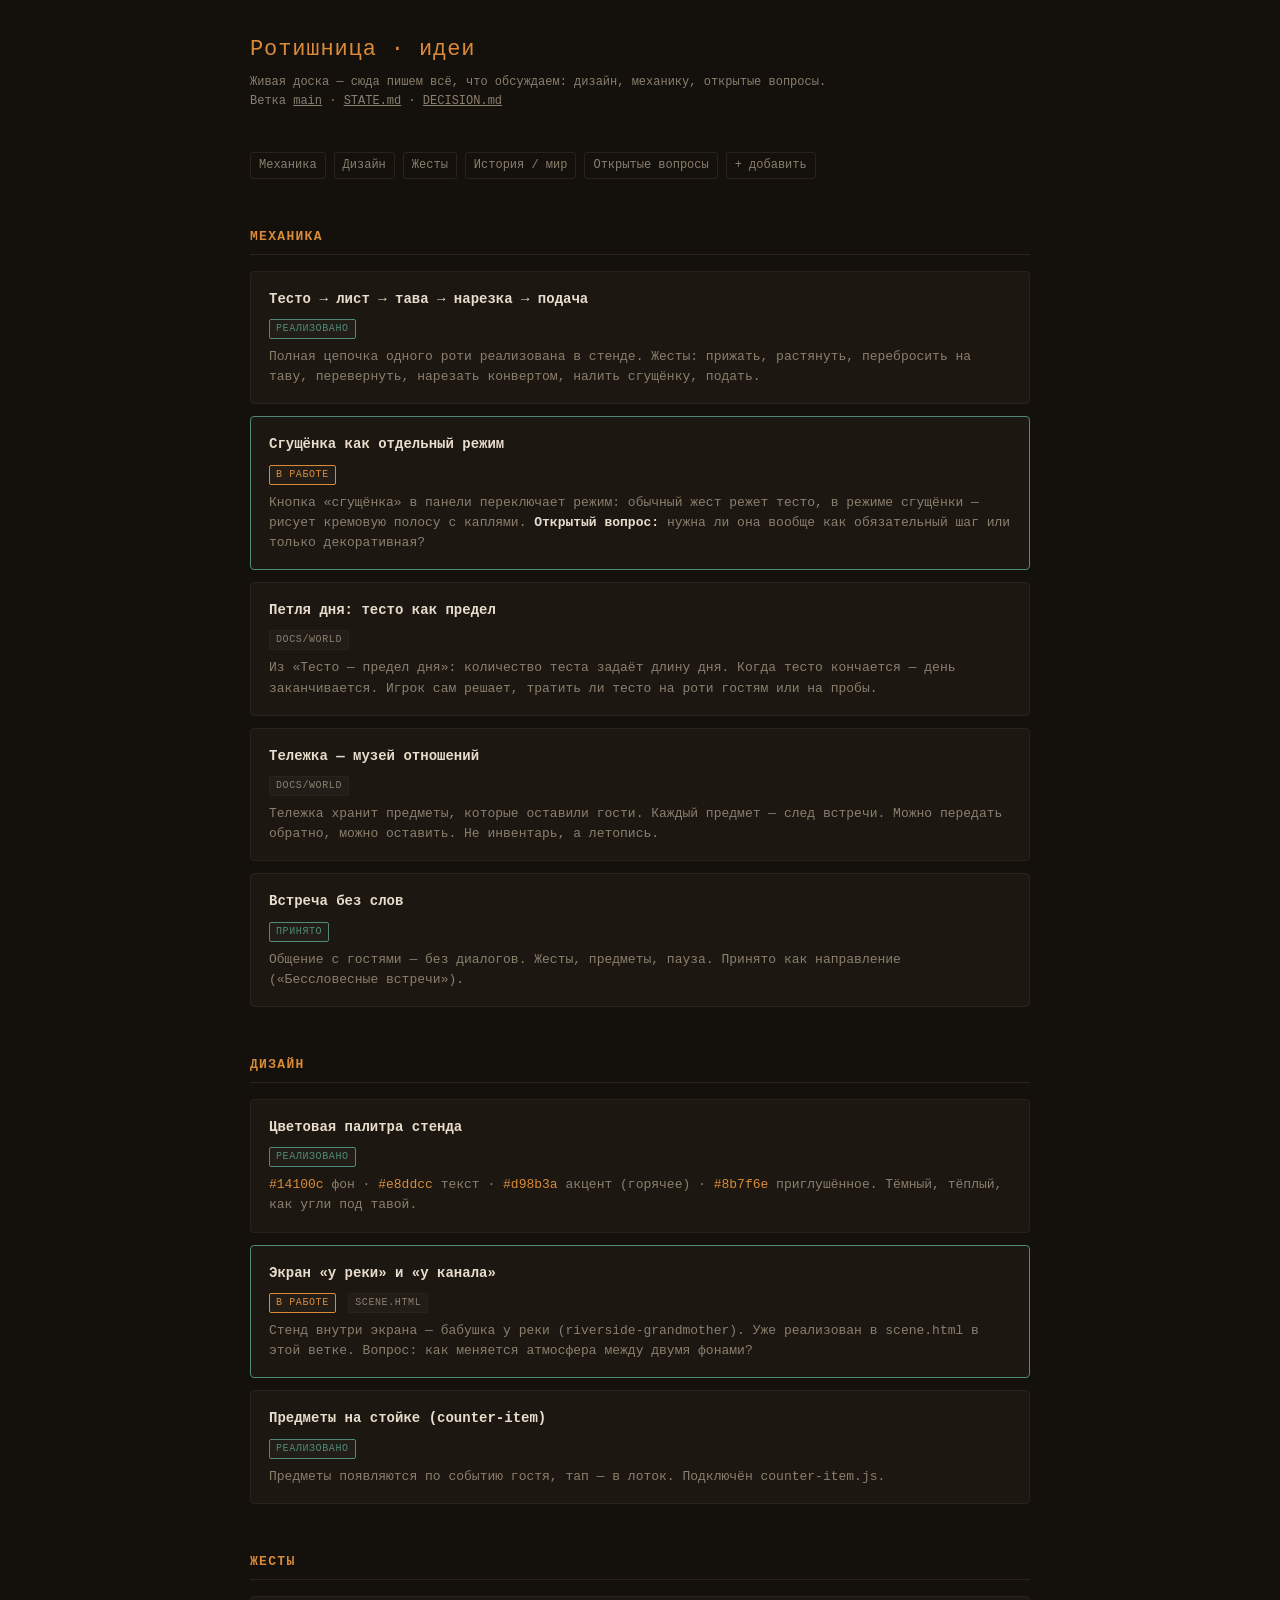
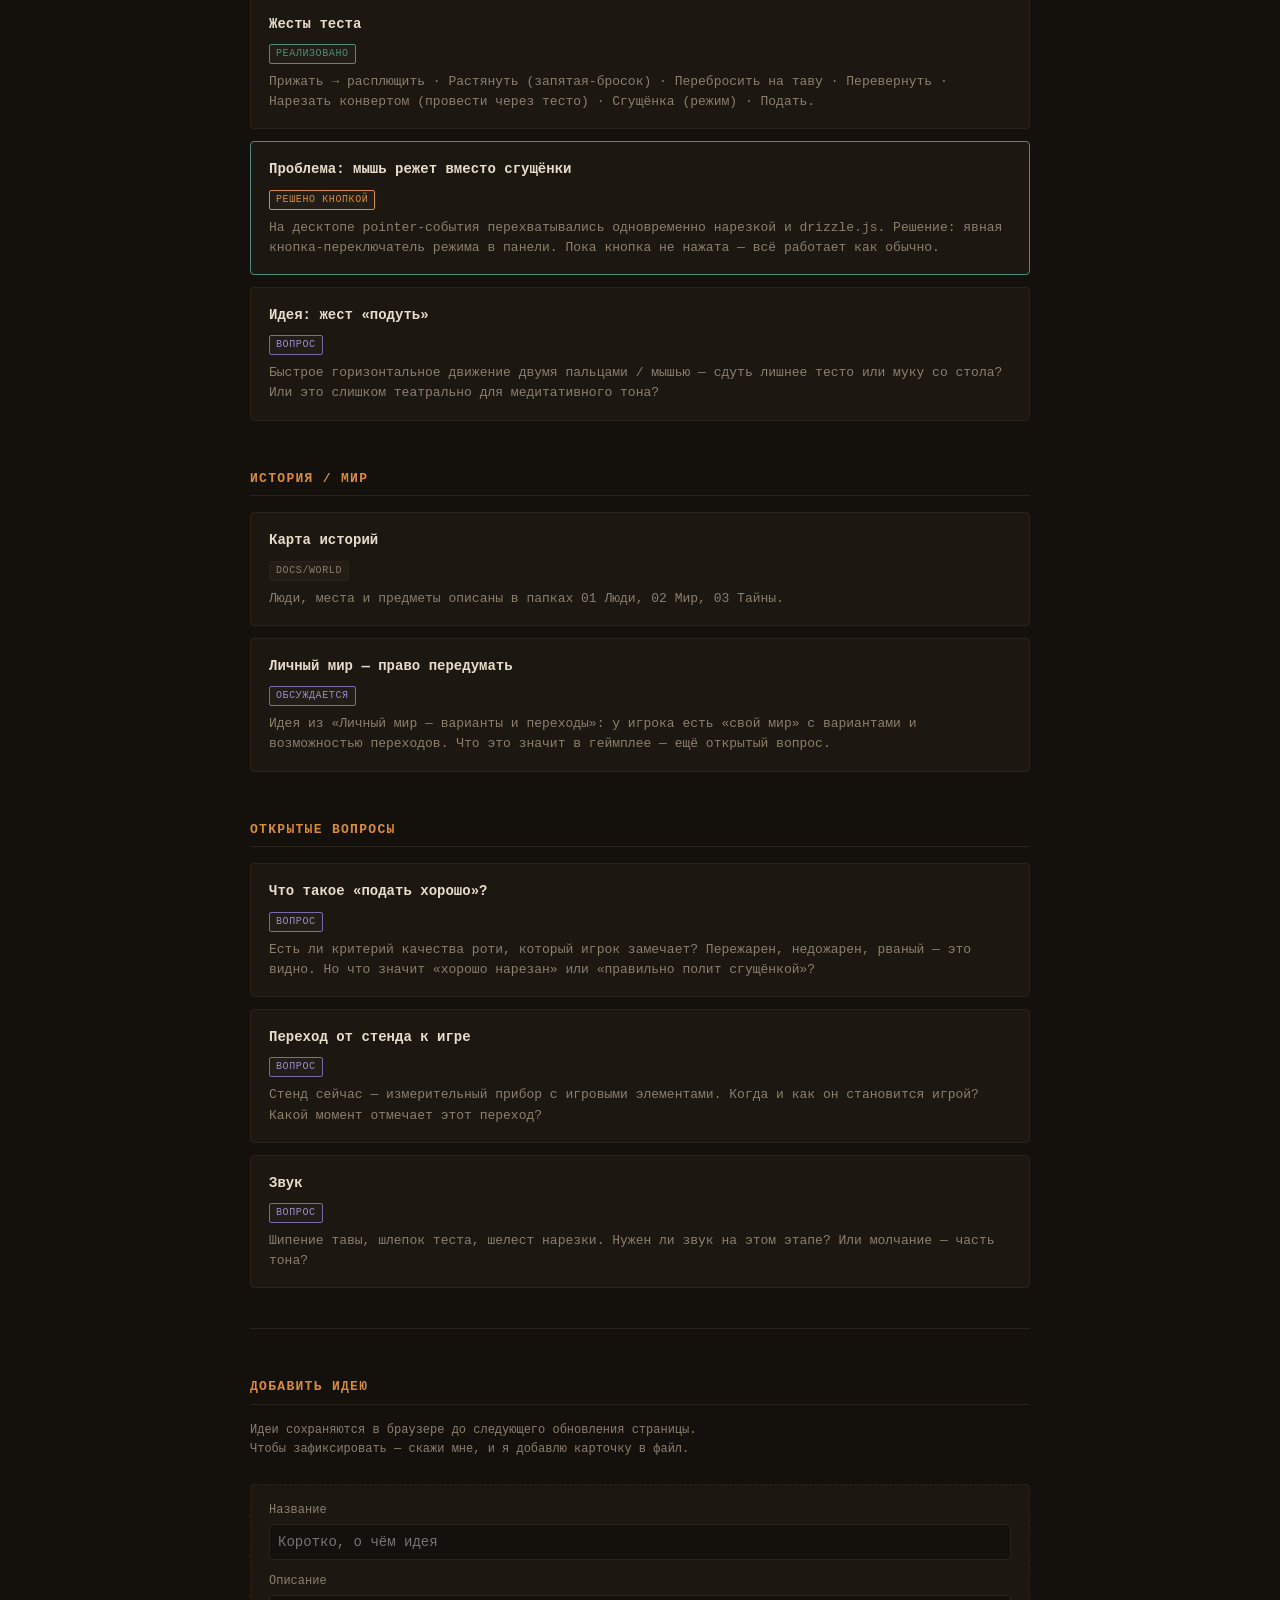
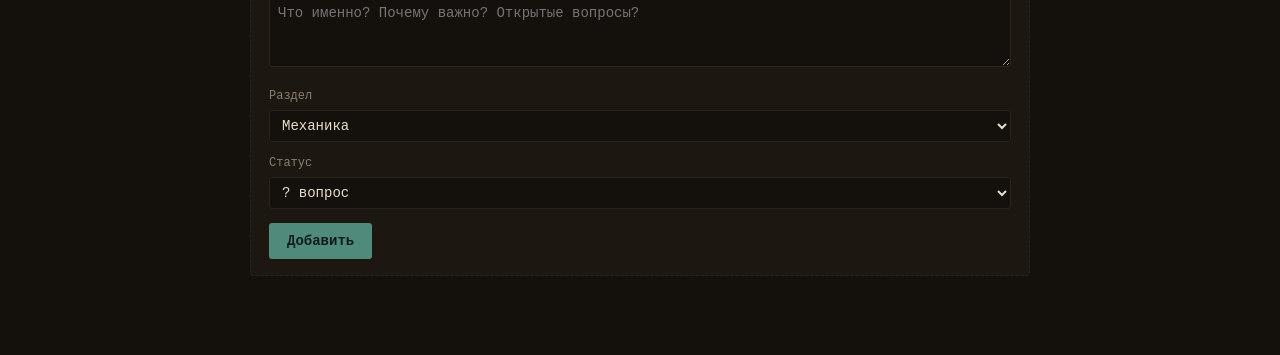
<file: ideas.html>
<!doctype html>
<html lang="ru">
<head>
<meta charset="utf-8">
<meta name="viewport" content="width=device-width,initial-scale=1">
<title>Ротишница · идеи</title>
<style>
  :root {
    --bg: #14100c; --ink: #e8ddcc; --dim: #8b7f6e;
    --line: #2a231b; --hot: #d98b3a; --accent: #4f8a7a;
    --surface: #1c1710; --surface2: #221e17;
  }
  * { box-sizing: border-box; margin: 0; padding: 0; }
  html, body { background: var(--bg); color: var(--ink);
    font: 14px/1.6 ui-monospace, SFMono-Regular, Menlo, monospace;
    min-height: 100%; }
  body { max-width: 820px; margin: 0 auto; padding: 32px 20px 80px; }

  h1 { font-size: 22px; font-weight: 400; color: var(--hot);
    letter-spacing: .04em; margin-bottom: 6px; }
  .meta { color: var(--dim); font-size: 12px; margin-bottom: 40px; }
  .meta a { color: var(--dim); }

  h2 { font-size: 13px; font-weight: 600; color: var(--hot);
    text-transform: uppercase; letter-spacing: .1em;
    margin: 48px 0 16px; padding-bottom: 6px;
    border-bottom: 1px solid var(--line); }

  /* карточка идеи */
  .card { background: var(--surface); border: 1px solid var(--line);
    border-radius: 4px; padding: 16px 18px; margin-bottom: 12px;
    position: relative; }
  .card.new { border-color: var(--accent); }
  .card-title { font-weight: 600; margin-bottom: 6px; color: var(--ink); }
  .card-body { color: var(--dim); font-size: 13px; line-height: 1.55; }
  .card-body p { margin-bottom: 8px; }
  .card-body p:last-child { margin-bottom: 0; }
  .tag { display: inline-block; font-size: 10px; padding: 1px 6px;
    border-radius: 2px; margin-right: 4px; margin-bottom: 8px;
    background: var(--surface2); color: var(--dim);
    border: 1px solid var(--line); text-transform: uppercase;
    letter-spacing: .06em; }
  .tag.open   { border-color: var(--hot);    color: var(--hot); }
  .tag.done   { border-color: var(--accent); color: var(--accent); }
  .tag.question { border-color: #7a6aaa; color: #9a8aca; }

  /* форма добавления */
  .add-form { background: var(--surface); border: 1px dashed var(--line);
    border-radius: 4px; padding: 16px 18px; margin-top: 24px; }
  .add-form label { display: block; font-size: 12px; color: var(--dim);
    margin-bottom: 4px; margin-top: 12px; }
  .add-form label:first-child { margin-top: 0; }
  .add-form input, .add-form textarea, .add-form select {
    width: 100%; background: var(--bg); border: 1px solid var(--line);
    color: var(--ink); font: inherit; padding: 6px 8px;
    border-radius: 3px; outline: none; }
  .add-form input:focus, .add-form textarea:focus {
    border-color: var(--accent); }
  .add-form textarea { resize: vertical; min-height: 72px; }
  .add-form button { margin-top: 14px; background: var(--accent);
    color: #0e1c19; border: none; padding: 7px 18px; cursor: pointer;
    font: inherit; font-weight: 600; border-radius: 3px; }
  .add-form button:hover { opacity: .85; }

  /* markdown-лайт: жирный */
  b { color: var(--ink); font-weight: 600; }
  em { color: var(--hot); font-style: normal; }

  hr { border: none; border-top: 1px solid var(--line); margin: 40px 0; }

  #saved-note { color: var(--accent); font-size: 12px;
    margin-top: 8px; display: none; }

  .toc { display: flex; gap: 8px; flex-wrap: wrap; margin-bottom: 32px; }
  .toc a { color: var(--dim); font-size: 12px; text-decoration: none;
    border: 1px solid var(--line); padding: 3px 8px; border-radius: 3px; }
  .toc a:hover { border-color: var(--dim); color: var(--ink); }
</style>
</head>
<body>

<h1>Ротишница · идеи</h1>
<p class="meta">
  Живая доска — сюда пишем всё, что обсуждаем: дизайн, механику, открытые вопросы.<br>
  Ветка <a href="https://github.com/newYurk/roti-stand/tree/main" target="_blank">main</a> ·
  <a href="https://github.com/newYurk/roti-stand/blob/main/STATE.md" target="_blank">STATE.md</a> ·
  <a href="https://github.com/newYurk/roti-stand/blob/main/DECISION.md" target="_blank">DECISION.md</a>
</p>

<nav class="toc">
  <a href="#mechanic">Механика</a>
  <a href="#design">Дизайн</a>
  <a href="#gestures">Жесты</a>
  <a href="#story">История / мир</a>
  <a href="#open">Открытые вопросы</a>
  <a href="#add">+ добавить</a>
</nav>

<!-- ═══════════════════════════════════════════════════ МЕХАНИКА -->
<h2 id="mechanic">Механика</h2>

<div class="card done">
  <div class="card-title">Тесто → лист → тава → нарезка → подача</div>
  <span class="tag done">реализовано</span>
  <div class="card-body">
    <p>Полная цепочка одного роти реализована в стенде. Жесты: прижать, растянуть, перебросить на таву, перевернуть, нарезать конвертом, налить сгущёнку, подать.</p>
  </div>
</div>

<div class="card new">
  <div class="card-title">Сгущёнка как отдельный режим</div>
  <span class="tag open">в работе</span>
  <div class="card-body">
    <p>Кнопка «сгущёнка» в панели переключает режим: обычный жест режет тесто, в режиме сгущёнки — рисует кремовую полосу с каплями. <b>Открытый вопрос:</b> нужна ли она вообще как обязательный шаг или только декоративная?</p>
  </div>
</div>

<div class="card">
  <div class="card-title">Петля дня: тесто как предел</div>
  <span class="tag">docs/world</span>
  <div class="card-body">
    <p>Из «Тесто — предел дня»: количество теста задаёт длину дня. Когда тесто кончается — день заканчивается. Игрок сам решает, тратить ли тесто на роти гостям или на пробы.</p>
  </div>
</div>

<div class="card">
  <div class="card-title">Тележка — музей отношений</div>
  <span class="tag">docs/world</span>
  <div class="card-body">
    <p>Тележка хранит предметы, которые оставили гости. Каждый предмет — след встречи. Можно передать обратно, можно оставить. Не инвентарь, а летопись.</p>
  </div>
</div>

<div class="card">
  <div class="card-title">Встреча без слов</div>
  <span class="tag done">принято</span>
  <div class="card-body">
    <p>Общение с гостями — без диалогов. Жесты, предметы, пауза. Принято как направление («Бессловесные встречи»).</p>
  </div>
</div>

<!-- ═══════════════════════════════════════════════════ ДИЗАЙН -->
<h2 id="design">Дизайн</h2>

<div class="card done">
  <div class="card-title">Цветовая палитра стенда</div>
  <span class="tag done">реализовано</span>
  <div class="card-body">
    <p><em>#14100c</em> фон · <em>#e8ddcc</em> текст · <em>#d98b3a</em> акцент (горячее) · <em>#8b7f6e</em> приглушённое. Тёмный, тёплый, как угли под тавой.</p>
  </div>
</div>

<div class="card new">
  <div class="card-title">Экран «у реки» и «у канала»</div>
  <span class="tag open">в работе</span>
  <span class="tag">scene.html</span>
  <div class="card-body">
    <p>Стенд внутри экрана — бабушка у реки (riverside-grandmother). Уже реализован в scene.html в этой ветке. Вопрос: как меняется атмосфера между двумя фонами?</p>
  </div>
</div>

<div class="card">
  <div class="card-title">Предметы на стойке (counter-item)</div>
  <span class="tag done">реализовано</span>
  <div class="card-body">
    <p>Предметы появляются по событию гостя, тап — в лоток. Подключён <code>counter-item.js</code>.</p>
  </div>
</div>

<!-- ═══════════════════════════════════════════════════ ЖЕСТЫ -->
<h2 id="gestures">Жесты</h2>

<div class="card done">
  <div class="card-title">Жесты теста</div>
  <span class="tag done">реализовано</span>
  <div class="card-body">
    <p>Прижать → расплющить · Растянуть (запятая-бросок) · Перебросить на таву · Перевернуть · Нарезать конвертом (провести через тесто) · Сгущёнка (режим) · Подать.</p>
  </div>
</div>

<div class="card new">
  <div class="card-title">Проблема: мышь режет вместо сгущёнки</div>
  <span class="tag open">решено кнопкой</span>
  <div class="card-body">
    <p>На десктопе pointer-события перехватывались одновременно нарезкой и drizzle.js. Решение: явная кнопка-переключатель режима в панели. Пока кнопка не нажата — всё работает как обычно.</p>
  </div>
</div>

<div class="card">
  <div class="card-title">Идея: жест «подуть»</div>
  <span class="tag question">вопрос</span>
  <div class="card-body">
    <p>Быстрое горизонтальное движение двумя пальцами / мышью — сдуть лишнее тесто или муку со стола? Или это слишком театрально для медитативного тона?</p>
  </div>
</div>

<!-- ═══════════════════════════════════════════════════ ИСТОРИЯ -->
<h2 id="story">История / мир</h2>

<div class="card">
  <div class="card-title">Карта историй</div>
  <span class="tag">docs/world</span>
  <div class="card-body">
    <p>Люди, места и предметы описаны в папках <code>01 Люди</code>, <code>02 Мир</code>, <code>03 Тайны</code>.</p>
  </div>
</div>

<div class="card">
  <div class="card-title">Личный мир — право передумать</div>
  <span class="tag question">обсуждается</span>
  <div class="card-body">
    <p>Идея из «Личный мир — варианты и переходы»: у игрока есть «свой мир» с вариантами и возможностью переходов. Что это значит в геймплее — ещё открытый вопрос.</p>
  </div>
</div>

<!-- ═══════════════════════════════════════════════════ ОТКРЫТЫЕ ВОПРОСЫ -->
<h2 id="open">Открытые вопросы</h2>

<div class="card">
  <div class="card-title">Что такое «подать хорошо»?</div>
  <span class="tag question">вопрос</span>
  <div class="card-body">
    <p>Есть ли критерий качества роти, который игрок замечает? Пережарен, недожарен, рваный — это видно. Но что значит «хорошо нарезан» или «правильно полит сгущёнкой»?</p>
  </div>
</div>

<div class="card">
  <div class="card-title">Переход от стенда к игре</div>
  <span class="tag question">вопрос</span>
  <div class="card-body">
    <p>Стенд сейчас — измерительный прибор с игровыми элементами. Когда и как он становится игрой? Какой момент отмечает этот переход?</p>
  </div>
</div>

<div class="card">
  <div class="card-title">Звук</div>
  <span class="tag question">вопрос</span>
  <div class="card-body">
    <p>Шипение тавы, шлепок теста, шелест нарезки. Нужен ли звук на этом этапе? Или молчание — часть тона?</p>
  </div>
</div>

<hr>

<!-- ═══════════════════════════════════════════════════ ФОРМА -->
<h2 id="add">Добавить идею</h2>
<p style="color:var(--dim);font-size:12px;margin-bottom:16px;">
  Идеи сохраняются в браузере до следующего обновления страницы.<br>
  Чтобы зафиксировать — скажи мне, и я добавлю карточку в файл.
</p>

<div class="add-form">
  <label>Название</label>
  <input type="text" id="f-title" placeholder="Коротко, о чём идея">

  <label>Описание</label>
  <textarea id="f-body" placeholder="Что именно? Почему важно? Открытые вопросы?"></textarea>

  <label>Раздел</label>
  <select id="f-section">
    <option value="mechanic">Механика</option>
    <option value="design">Дизайн</option>
    <option value="gestures">Жесты</option>
    <option value="story">История / мир</option>
    <option value="open">Открытый вопрос</option>
  </select>

  <label>Статус</label>
  <select id="f-tag">
    <option value="question">? вопрос</option>
    <option value="open">→ в работе</option>
    <option value="done">✓ принято / реализовано</option>
  </select>

  <button onclick="addCard()">Добавить</button>
  <div id="saved-note">✓ добавлено (до перезагрузки)</div>
</div>

<script>
function addCard() {
  const title   = document.getElementById('f-title').value.trim();
  const body    = document.getElementById('f-body').value.trim();
  const section = document.getElementById('f-section').value;
  const tagVal  = document.getElementById('f-tag').value;
  const tagText = { question: '? вопрос', open: '→ в работе', done: '✓ принято' }[tagVal];

  if (!title) { document.getElementById('f-title').focus(); return; }

  const card = document.createElement('div');
  card.className = 'card new';
  card.innerHTML =
    `<div class="card-title">${esc(title)}</div>` +
    `<span class="tag ${tagVal}">${tagText}</span>` +
    (body ? `<div class="card-body"><p>${esc(body)}</p></div>` : '');

  const target = document.getElementById(section);
  // вставить после заголовка секции, перед первой карточкой
  const h2 = target;
  let next = h2.nextElementSibling;
  while (next && next.tagName !== 'H2') {
    next = next.nextElementSibling;
  }
  h2.parentNode.insertBefore(card, next || h2.nextElementSibling);

  document.getElementById('f-title').value = '';
  document.getElementById('f-body').value  = '';
  const note = document.getElementById('saved-note');
  note.style.display = 'block';
  setTimeout(() => { note.style.display = 'none'; }, 2500);

  target.scrollIntoView({ behavior: 'smooth', block: 'start' });
}

function esc(s) {
  return s.replace(/&/g,'&amp;').replace(/</g,'&lt;').replace(/>/g,'&gt;');
}
</script>

</body>
</html>
</file>
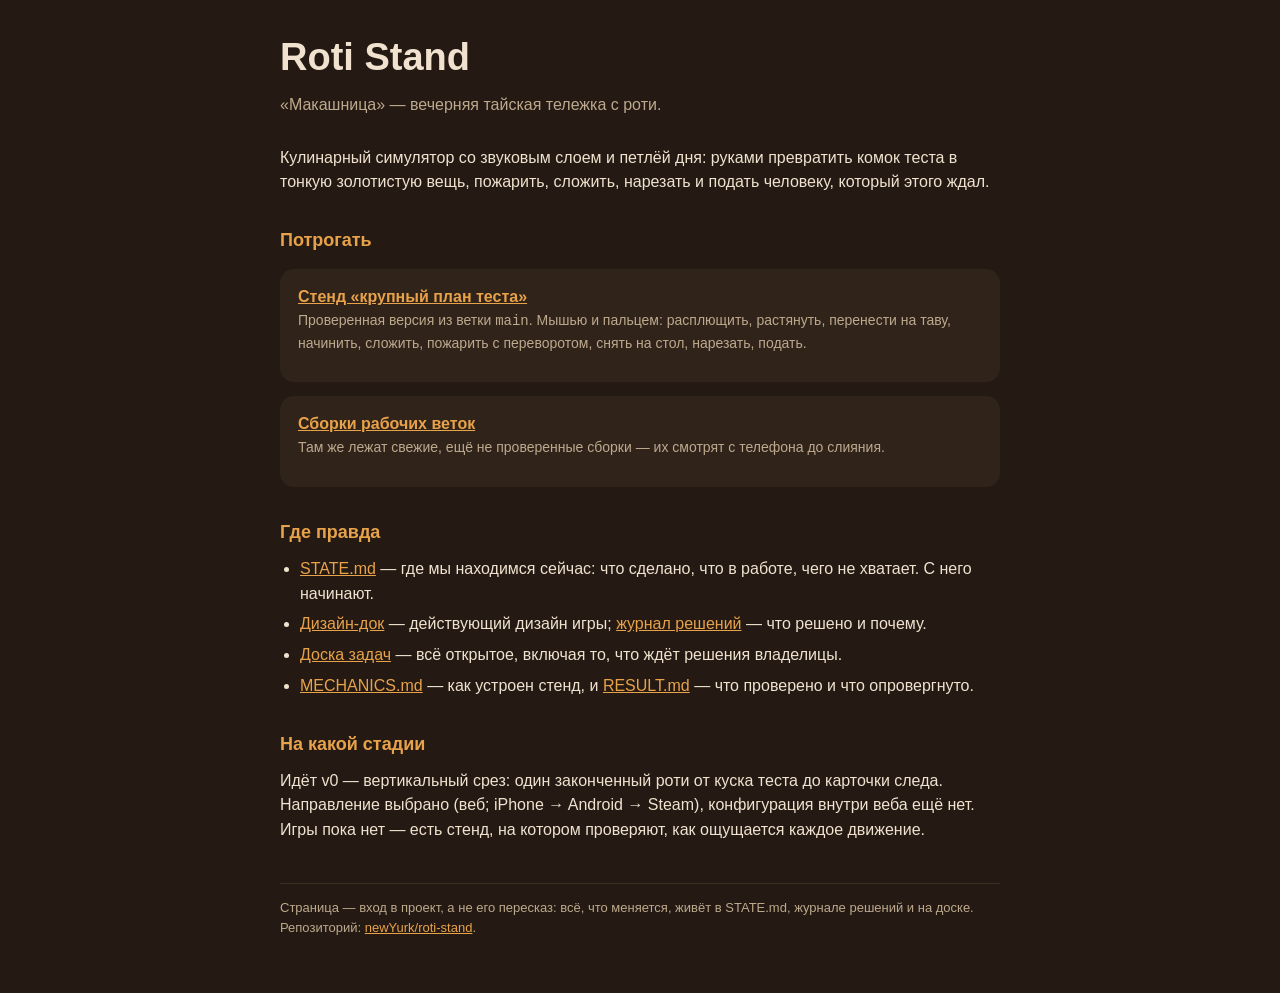
<file: docs/overview.html>
<!doctype html>
<html lang="ru">
<meta charset="utf-8">
<meta name="viewport" content="width=device-width, initial-scale=1">
<title>Roti Stand — витрина проекта</title>
<!--
  Витрина, а не спецификация. Прежняя обзорная страница (148 тыс. знаков) повторяла корпус своими
  словами и молча отставала: сверка 08.09.2026 нашла в ней 59 расхождений и 32 непоказанных решения
  (issue #92). Держать второй пересказ проекта дороже, чем он стоит, поэтому здесь только вход:
  что это за игра, где её потрогать и где лежит правда. Всё, что меняется, живёт в STATE.md,
  в журнале решений и на доске — сюда это не копируется.
-->
<style>
  :root{ color-scheme:dark; --bg:#241a13; --panel:#2f231a; --ink:#f0e2cf; --dim:#bda98d; --hot:#e8a24a; }
  *{ box-sizing:border-box }
  body{ margin:0; padding:28px 16px 56px; background:var(--bg); color:var(--ink);
    font:16px/1.55 -apple-system,BlinkMacSystemFont,"Segoe UI",Roboto,sans-serif; }
  main{ max-width:720px; margin:0 auto }
  h1{ font-size:clamp(26px,6vw,38px); margin:0 0 6px }
  .sub{ color:var(--dim); margin:0 0 28px }
  h2{ font-size:18px; margin:32px 0 10px; color:var(--hot) }
  p{ margin:0 0 12px }
  ul{ margin:0; padding-left:20px }
  li{ margin:6px 0 }
  a{ color:var(--hot) }
  .card{ background:var(--panel); border-radius:14px; padding:16px 18px; margin:14px 0 }
  .card a{ font-weight:600 }
  .note{ color:var(--dim); font-size:14px }
  footer{ margin-top:40px; color:var(--dim); font-size:13px; border-top:1px solid #3d2e22; padding-top:14px }
</style>
<main>
  <h1>Roti Stand</h1>
  <p class="sub">«Макашница» — вечерняя тайская тележка с роти.</p>

  <p>Кулинарный симулятор со звуковым слоем и петлёй дня: руками превратить комок теста в тонкую
  золотистую вещь, пожарить, сложить, нарезать и подать человеку, который этого ждал.</p>

  <h2>Потрогать</h2>
  <div class="card">
    <a href="../prototype/dough-closeup/">Стенд «крупный план теста»</a>
    <p class="note">Проверенная версия из ветки <code>main</code>. Мышью и пальцем: расплющить, растянуть,
    перенести на таву, начинить, сложить, пожарить с переворотом, снять на стол, нарезать, подать.</p>
  </div>
  <div class="card">
    <a href="https://newyurk.github.io/branches/">Сборки рабочих веток</a>
    <p class="note">Там же лежат свежие, ещё не проверенные сборки — их смотрят с телефона до слияния.</p>
  </div>

  <h2>Где правда</h2>
  <ul>
    <li><a href="https://github.com/newYurk/roti-stand/blob/main/STATE.md">STATE.md</a> — где мы находимся
      сейчас: что сделано, что в работе, чего не хватает. С него начинают.</li>
    <li><a href="https://github.com/newYurk/roti-stand/blob/main/docs/roti-design-doc.md">Дизайн-док</a> —
      действующий дизайн игры; <a href="https://github.com/newYurk/roti-stand/blob/main/docs/decisions-log.md">журнал
      решений</a> — что решено и почему.</li>
    <li><a href="https://github.com/newYurk/roti-stand/issues">Доска задач</a> — всё открытое, включая то,
      что ждёт решения владелицы.</li>
    <li><a href="https://github.com/newYurk/roti-stand/blob/main/prototype/dough-closeup/MECHANICS.md">MECHANICS.md</a>
      — как устроен стенд, и <a href="https://github.com/newYurk/roti-stand/blob/main/prototype/dough-closeup/RESULT.md">RESULT.md</a>
      — что проверено и что опровергнуто.</li>
  </ul>

  <h2>На какой стадии</h2>
  <p>Идёт v0 — вертикальный срез: один законченный роти от куска теста до карточки следа. Направление
  выбрано (веб; iPhone → Android → Steam), конфигурация внутри веба ещё нет. Игры пока нет — есть стенд,
  на котором проверяют, как ощущается каждое движение.</p>

  <footer>
    Страница — вход в проект, а не его пересказ: всё, что меняется, живёт в STATE.md, журнале решений
    и на доске. Репозиторий: <a href="https://github.com/newYurk/roti-stand">newYurk/roti-stand</a>.
  </footer>
</main>
</html>
</file>
